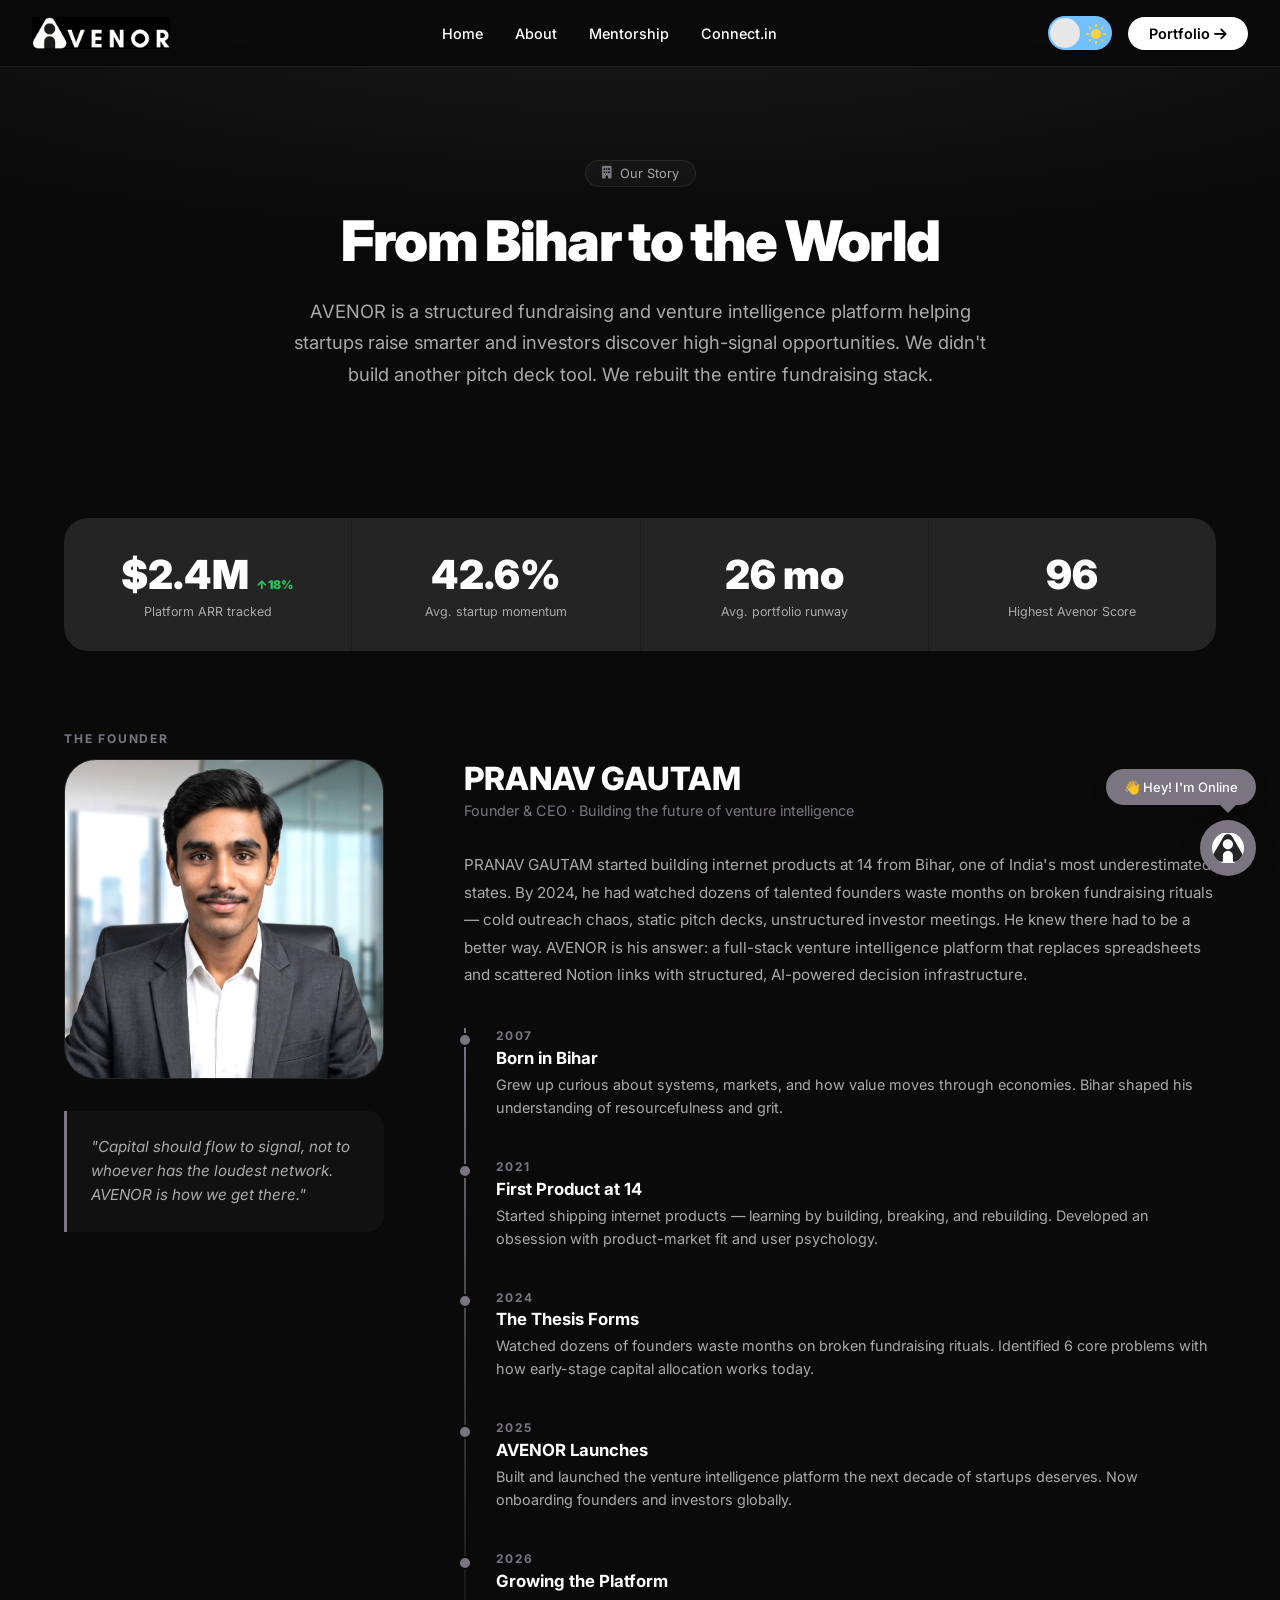
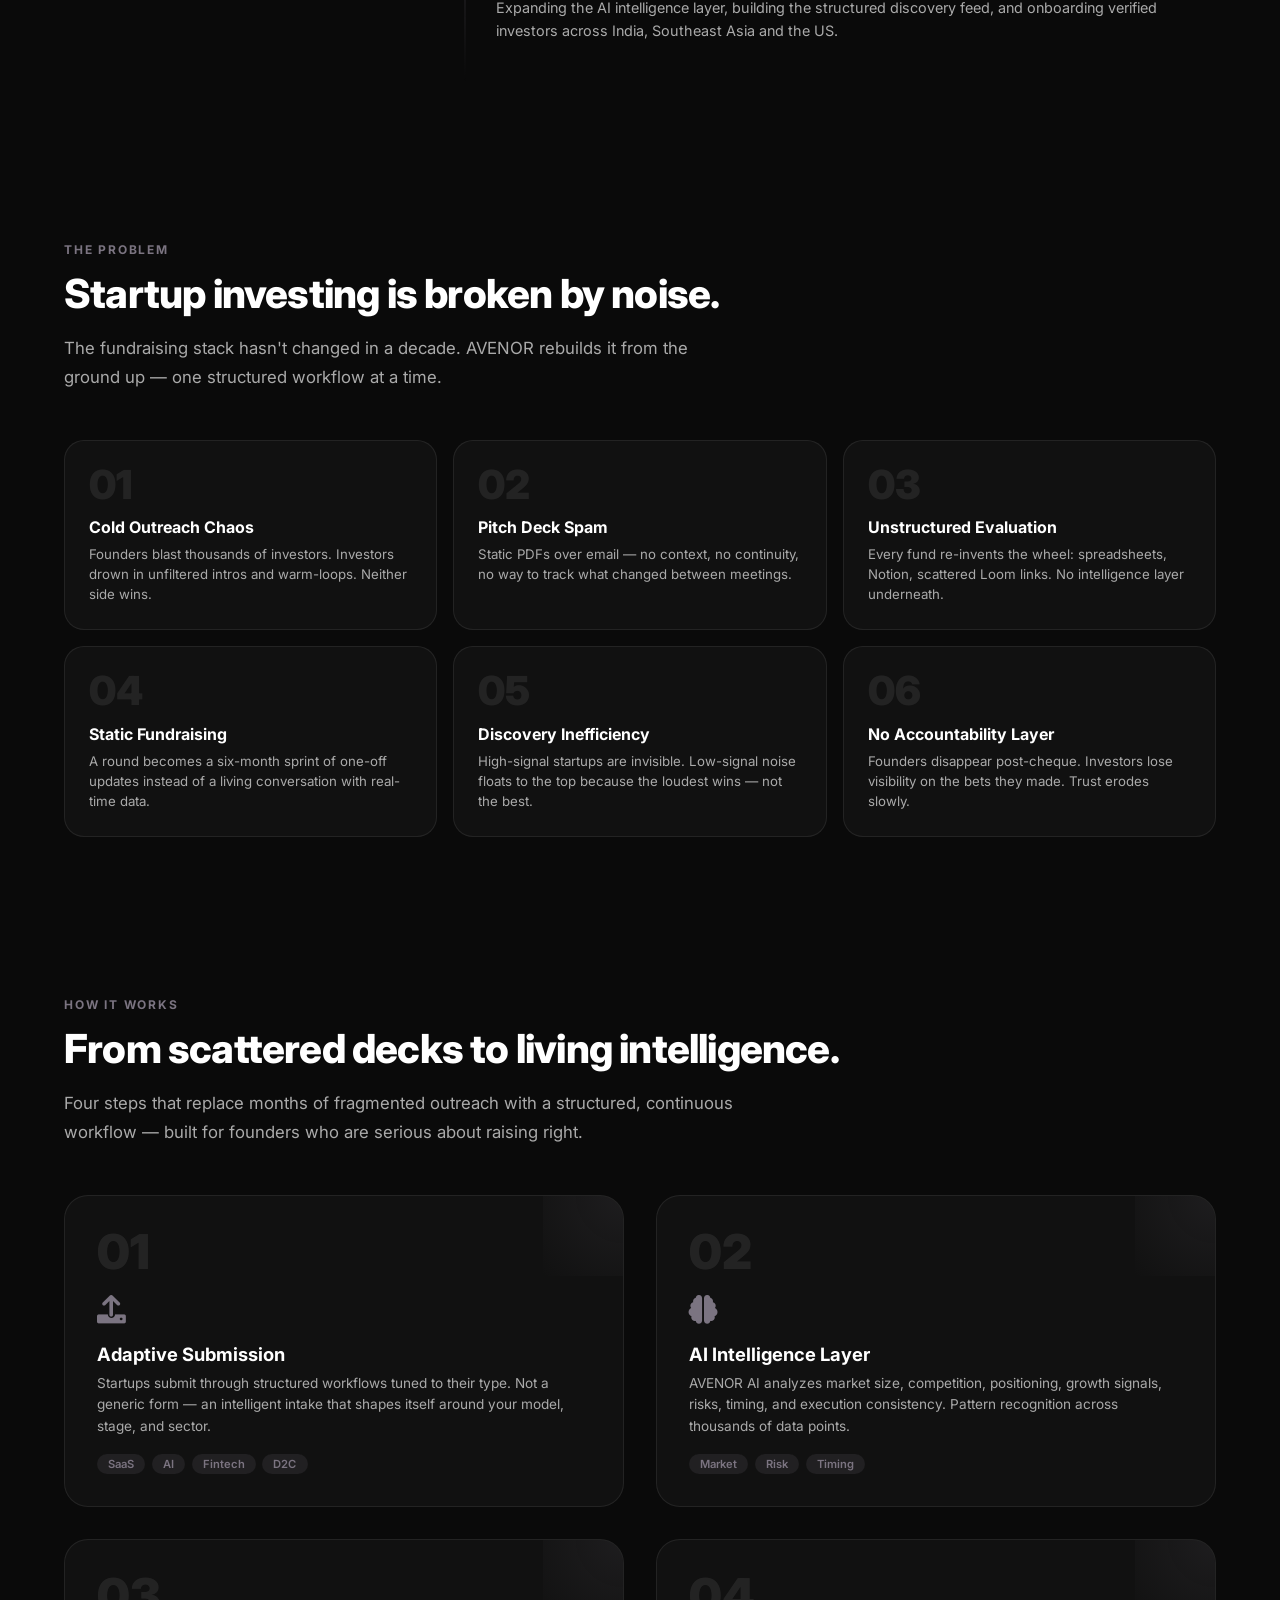
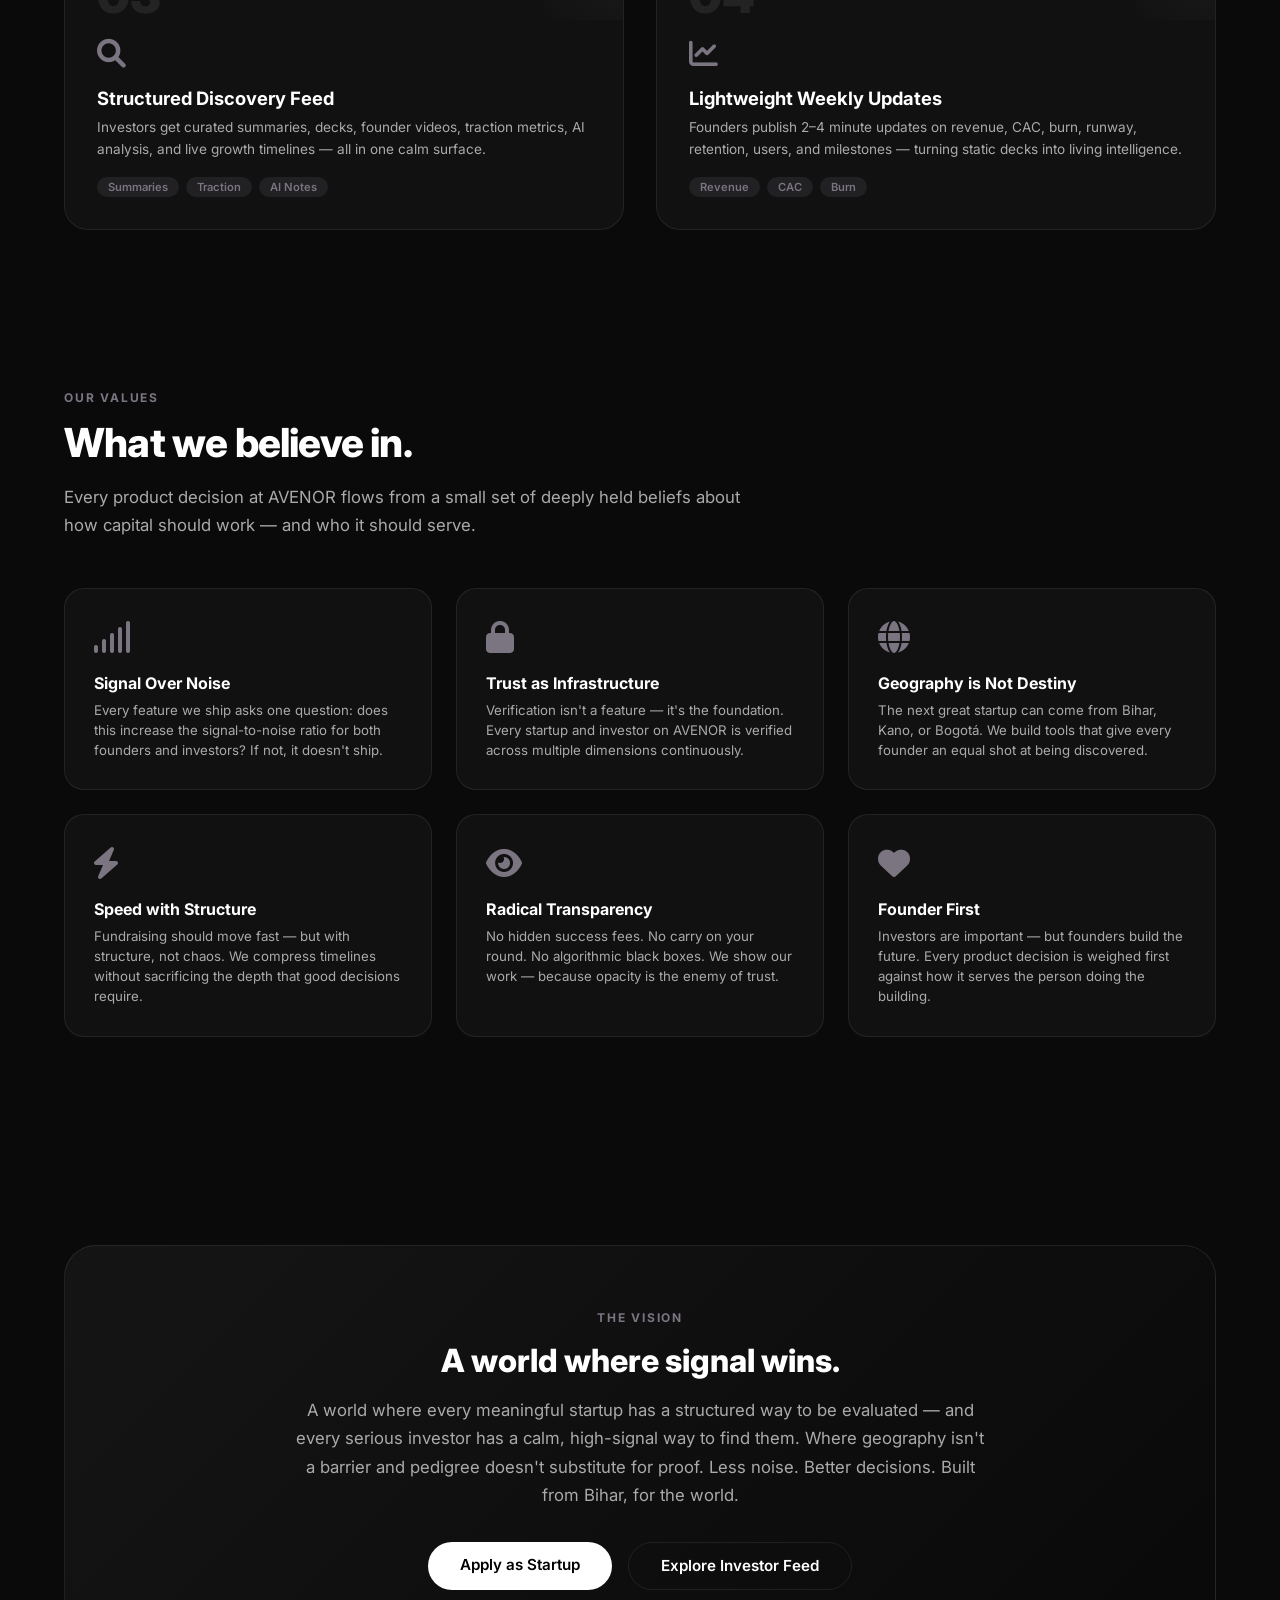
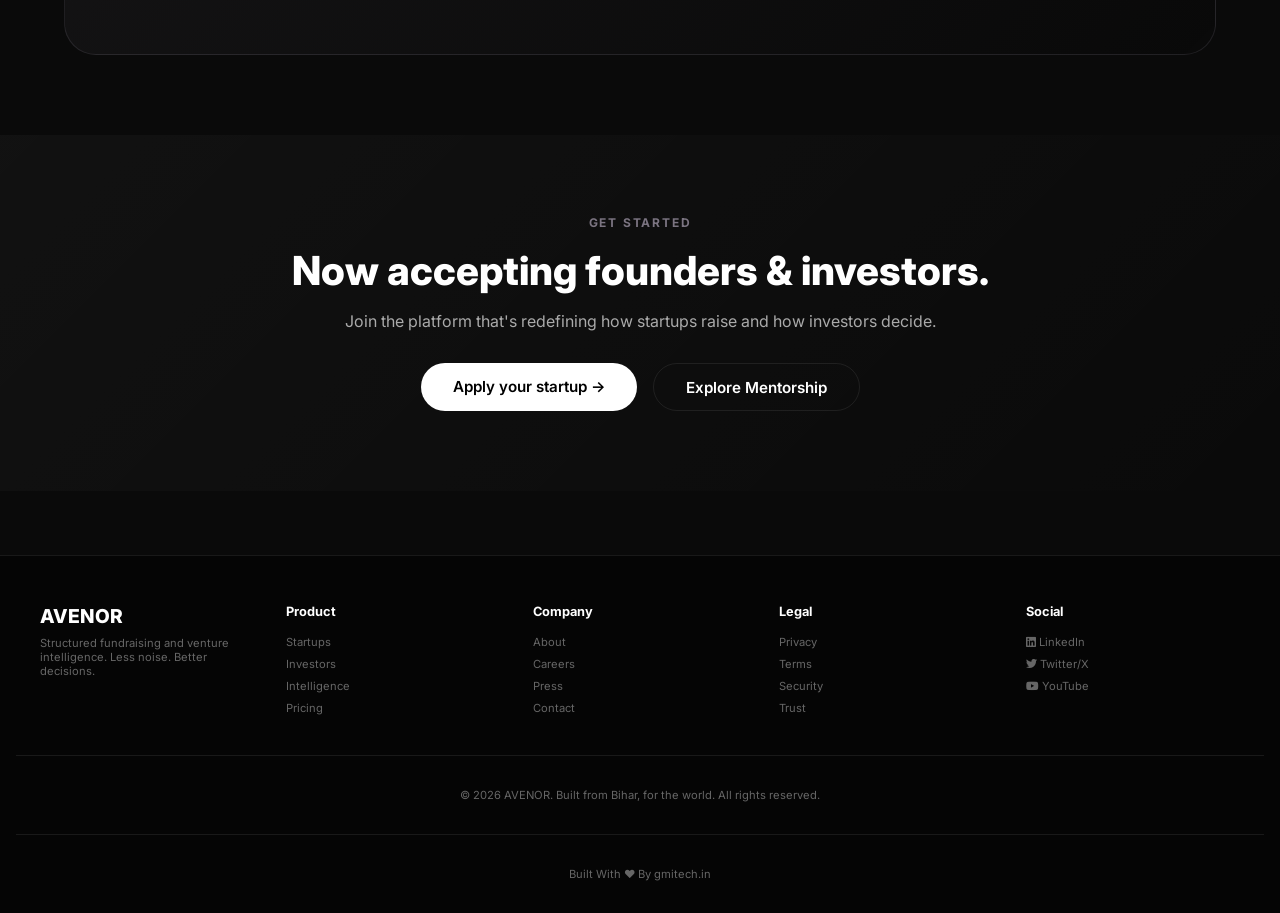
<file: about.html>
<!DOCTYPE html>
<html lang="en" data-theme="dark">
<head>
    <meta charset="UTF-8">
    <meta name="viewport" content="width=device-width, initial-scale=1.0, user-scalable=yes">
    <title>About | AVENOR – Clarity Before Capital | Founded by PRANAV GAUTAM</title>
    <link rel="icon" href="images/LogoA.svg" type="image/svg+xml">
    <link rel="canonical" href="https://avenor.sbs/about.html" />
     <link rel="icon" href="images/LogoA.svg" type="image/svg+xml">
    
    <!-- Primary SEO Meta Tags -->
    <meta name="description" content="Learn about AVENOR, founded by PRANAV GAUTAM from Bihar. Our mission is less noise, better decisions in venture capital and startup fundraising. Built for founders and investors worldwide.">
    <meta name="keywords" content="AVENOR, PRANAV GAUTAM, venture intelligence, startup fundraising, investor discovery, AI startup intelligence, Bihar startup, founder story, Pranav Gautam Avenor">
    <meta name="author" content="PRANAV GAUTAM">
    <meta name="copyright" content="AVENOR">
    <meta name="robots" content="index, follow">
    
    <!-- Open Graph / Social Media -->
    <meta property="og:type" content="website">
    <meta property="og:site_name" content="AVENOR">
    <meta property="og:title" content="AVENOR | About - Clarity Before Capital">
    <meta property="og:description" content="AVENOR is a venture intelligence platform founded by PRANAV GAUTAM from Bihar. Helping startups raise smarter and investors discover high-signal opportunities.">
    <meta property="og:image" content="https://avenor.sbs/images/LogoA.svg">
    <meta property="og:url" content="https://avenor.sbs/about.html">
    
    <!-- Twitter Card -->
    <meta name="twitter:card" content="summary_large_image">
    <meta name="twitter:title" content="AVENOR | About - Clarity Before Capital">
    <meta name="twitter:description" content="AVENOR is a venture intelligence platform founded by PRANAV GAUTAM from Bihar. Less noise. Better decisions.">
    <meta name="twitter:image" content="https://avenor.sbs/images/LogoA.svg">
    
    <!-- Team Member SEO Meta -->
    <meta name="team:founder" content="PRANAV GAUTAM - Founder & CEO">
    <meta name="team:member" content="AKSHAY SINGH - Team Member">
    <meta name="team:member" content="AMIT NAYAN - Team Member">
    <meta name="built-by" content="gmitech.in">
    
    <link href="https://fonts.googleapis.com/css2?family=Inter:wght@300;400;500;600;700;800;900&display=swap" rel="stylesheet">
    <link rel="stylesheet" href="https://cdnjs.cloudflare.com/ajax/libs/font-awesome/6.0.0-beta3/css/all.min.css">
    
    <style>
        :root {
            --bg: #0a0a0a;
            --bg-secondary: #050505;
            --bg3: #111111;
            --text: #ffffff;
            --muted: #aaaaaa;
            --dim: #666666;
            --border: rgba(255,255,255,0.08);
            --card: rgba(255,255,255,0.03);
            --card-h: rgba(255,255,255,0.06);
            --header-bg: rgba(10,10,10,0.95);
            --accent: #7B7481;
            --btn-bg: #ffffff;
            --btn-text: #000000;
        }
        [data-theme="light"] {
            --bg: #f5f5f0;
            --bg-secondary: #ebebeb;
            --bg3: #e0e0e0;
            --text: #0a0a0a;
            --muted: #555;
            --dim: #888;
            --border: rgba(0,0,0,0.08);
            --card: rgba(0,0,0,0.03);
            --card-h: rgba(0,0,0,0.06);
            --header-bg: rgba(245,245,240,0.95);
            --accent: #6a5f70;
            --btn-bg: #0a0a0a;
            --btn-text: #ffffff;
        }
        * { margin: 0; padding: 0; box-sizing: border-box; }
        body { font-family: 'Inter', sans-serif; background: var(--bg); color: var(--text); overflow-x: hidden; transition: background .4s, color .4s; }
        ::-webkit-scrollbar { width: 6px; }
        ::-webkit-scrollbar-track { background: var(--bg-secondary); }
        ::-webkit-scrollbar-thumb { background: var(--accent); border-radius: 4px; }
        a { text-decoration: none; color: inherit; }

        /* HEADER */
        .main-header {
            position: fixed;
            top: 0;
            left: 0;
            right: 0;
            z-index: 1000;
            padding: 1rem 2rem;
            background: var(--header-bg);
            backdrop-filter: blur(12px);
            border-bottom: 1px solid var(--border);
            transition: background .4s, border-color .4s;
        }
        .header-container {
            max-width: 1400px;
            margin: 0 auto;
            display: flex;
            align-items: center;
            justify-content: space-between;
            gap: 1rem;
        }
        .logo-center a {
            display: flex;
            align-items: center;
            gap: 8px;
            font-weight: 800;
            font-size: 1.3rem;
            color: var(--text);
        }
        .logo-center img { height: 32px; width: auto; }
        .logo-dark { display: block; }
        .logo-light { display: none; }
        [data-theme="light"] .logo-dark { display: none; }
        [data-theme="light"] .logo-light { display: block; }
        .nav-left { display: flex; gap: 2rem; align-items: center; }
        .nav-left a, .dropdown-btn {
            color: var(--text);
            font-size: .9rem;
            font-weight: 500;
            background: none;
            border: none;
            cursor: pointer;
            font-family: inherit;
            transition: opacity .3s;
        }
        .nav-left a:hover, .dropdown-btn:hover { opacity: .6; }
        .dropdown { position: relative; }
        .dropdown-content {
            display: none;
            position: absolute;
            top: 100%;
            left: 0;
            background: var(--bg3);
            min-width: 200px;
            border-radius: 12px;
            padding: .5rem 0;
            margin-top: .5rem;
            border: 1px solid var(--border);
            z-index: 200;
        }
        .dropdown-content a {
            display: block;
            padding: .7rem 1.2rem;
            font-size: .85rem;
            color: var(--text);
            transition: background .2s;
        }
        .dropdown-content a:hover { background: var(--card-h); }
        .dropdown:hover .dropdown-content { display: block; }
        .nav-right { display: flex; align-items: center; gap: 1rem; }
        .lets-talk-btn {
            background: var(--btn-bg);
            color: var(--btn-text);
            padding: .5rem 1.3rem;
            border-radius: 100px;
            font-weight: 600;
            font-size: .9rem;
            transition: all .3s;
            white-space: nowrap;
        }
        .lets-talk-btn:hover { opacity: .85; transform: scale(1.02); }

        /* THEME TOGGLE */
        .switch {
            font-size: 17px;
            position: relative;
            display: inline-block;
            width: 64px;
            height: 34px;
            flex-shrink: 0;
        }
        .switch input { opacity: 0; width: 0; height: 0; }
        .slider {
            position: absolute;
            cursor: pointer;
            top: 0;
            left: 0;
            right: 0;
            bottom: 0;
            background: #73C0FC;
            transition: .4s;
            border-radius: 30px;
        }
        .slider:before {
            position: absolute;
            content: "";
            height: 30px;
            width: 30px;
            border-radius: 20px;
            left: 2px;
            bottom: 2px;
            z-index: 2;
            background: #e8e8e8;
            transition: .4s;
        }
        .sun svg {
            position: absolute;
            top: 6px;
            left: 36px;
            z-index: 1;
            width: 24px;
            height: 24px;
            animation: rotate 15s linear infinite;
        }
        .moon svg {
            fill: #73C0FC;
            position: absolute;
            top: 5px;
            left: 5px;
            z-index: 1;
            width: 24px;
            height: 24px;
            animation: tilt 5s linear infinite;
        }
        @keyframes rotate { to { transform: rotate(360deg); } }
        @keyframes tilt {
            0%,100% { transform: rotate(0); }
            25% { transform: rotate(-10deg); }
            75% { transform: rotate(10deg); }
        }
        .input:checked + .slider { background: #183153; }
        .input:checked + .slider:before { transform: translateX(30px); }

        /* HAMBURGER MENU */
        .hamburger {
            display: none;
            background: none;
            border: none;
            cursor: pointer;
            padding: 4px;
            z-index: 1001;
        }
        .hamburger span {
            display: block;
            width: 25px;
            height: 2px;
            background: var(--text);
            margin: 5px 0;
            transition: all .3s;
        }
        .hamburger.active span:nth-child(1) { transform: translateY(7px) rotate(45deg); }
        .hamburger.active span:nth-child(2) { opacity: 0; }
        .hamburger.active span:nth-child(3) { transform: translateY(-7px) rotate(-45deg); }
        
        /* MOBILE MENU */
        .mobile-menu {
            display: none;
            position: fixed;
            top: 0;
            left: 0;
            right: 0;
            bottom: 0;
            background: var(--bg);
            z-index: 999;
            padding: 80px 2rem 2rem;
            flex-direction: column;
            gap: 1.5rem;
            overflow-y: auto;
            transition: background .4s;
        }
        .mobile-menu.active { display: flex; }
        .mobile-menu a, .mobile-dropdown-btn {
            color: var(--text);
            font-size: 1.2rem;
            font-weight: 500;
            padding: .5rem 0;
            border-bottom: 1px solid var(--border);
            background: none;
            text-align: left;
            width: 100%;
            cursor: pointer;
        }
        .mobile-dropdown-content {
            display: none;
            padding-left: 1rem;
            margin-top: .5rem;
        }
        .mobile-dropdown-content a { font-size: 1rem; border-bottom: none; }
        .mobile-theme-row {
            display: flex;
            align-items: center;
            justify-content: space-between;
            padding: .5rem 0;
            border-bottom: 1px solid var(--border);
        }
        .mobile-theme-label { font-size: 1.2rem; font-weight: 500; color: var(--text); }

        /* PAGE SECTIONS */
        .hero {
            padding: 10rem 2rem 5rem;
            text-align: center;
            position: relative;
            overflow: hidden;
        }
        .hero::before {
            content: '';
            position: absolute;
            top: 0;
            left: 0;
            right: 0;
            bottom: 0;
            background: radial-gradient(ellipse 80% 50% at 50% 0%, rgba(123,116,129,0.15), transparent);
            pointer-events: none;
        }
        .hero-badge {
            display: inline-flex;
            align-items: center;
            gap: 8px;
            background: var(--card);
            border: 1px solid var(--border);
            padding: .3rem 1rem;
            border-radius: 100px;
            font-size: .8rem;
            color: var(--muted);
            margin-bottom: 1.5rem;
        }
        .hero h1 {
            font-size: 3.5rem;
            font-weight: 900;
            letter-spacing: -.03em;
            line-height: 1.1;
            margin-bottom: 1.5rem;
            color: var(--text);
        }
        .hero p {
            font-size: 1.15rem;
            color: var(--muted);
            max-width: 700px;
            margin: 0 auto;
            line-height: 1.7;
        }

        .section {
            max-width: 1200px;
            margin: 0 auto;
            padding: 5rem 1.5rem;
        }
        .section-label {
            font-size: .75rem;
            font-weight: 700;
            letter-spacing: .15em;
            text-transform: uppercase;
            color: var(--accent);
            margin-bottom: .8rem;
        }
        .section-title {
            font-size: 2.5rem;
            font-weight: 800;
            letter-spacing: -.02em;
            margin-bottom: 1rem;
            color: var(--text);
        }
        .section-subtitle {
            font-size: 1.05rem;
            color: var(--muted);
            line-height: 1.7;
            max-width: 680px;
        }
        .divider { border: none; border-top: 1px solid var(--border); margin: 0; }

        /* FOUNDER BLOCK */
        .founder-block {
            display: grid;
            grid-template-columns: 320px 1fr;
            gap: 5rem;
            align-items: start;
        }
        .founder-visual { position: sticky; top: 120px; }
        .founder-img-wrap {
            width: 100%;
            aspect-ratio: 1;
            border-radius: 32px;
            overflow: hidden;
            background: var(--bg3);
            border: 1px solid var(--border);
            margin-bottom: 2rem;
        }
        .founder-img-wrap img { width: 100%; height: 100%; object-fit: cover; }
        .founder-quote {
            background: var(--card);
            border-left: 3px solid var(--accent);
            padding: 1.5rem;
            border-radius: 0 16px 16px 0;
            font-style: italic;
            font-size: .95rem;
            color: var(--muted);
            line-height: 1.6;
        }
        .founder-name-block h2 { font-size: 2rem; font-weight: 800; margin-bottom: .3rem; }
        .founder-name-block p { color: var(--accent); font-size: .9rem; margin-bottom: 2rem; }

        /* TIMELINE */
        .timeline {
            position: relative;
            padding-left: 2rem;
        }
        .timeline::before {
            content: '';
            position: absolute;
            left: 0;
            top: 0;
            bottom: 0;
            width: 2px;
            background: linear-gradient(to bottom, var(--accent), transparent);
        }
        .timeline-item {
            position: relative;
            padding-bottom: 2.5rem;
        }
        .timeline-item::before {
            content: '';
            position: absolute;
            left: -2.4rem;
            top: .3rem;
            width: 10px;
            height: 10px;
            background: var(--accent);
            border-radius: 50%;
            border: 2px solid var(--bg);
        }
        .timeline-year {
            font-size: .75rem;
            font-weight: 700;
            letter-spacing: .12em;
            text-transform: uppercase;
            color: var(--accent);
            margin-bottom: .3rem;
        }
        .timeline-title {
            font-size: 1.05rem;
            font-weight: 700;
            margin-bottom: .3rem;
            color: var(--text);
        }
        .timeline-desc {
            font-size: .9rem;
            color: var(--muted);
            line-height: 1.6;
        }

        /* PROBLEM GRID */
        .problem-grid {
            display: grid;
            grid-template-columns: repeat(3, 1fr);
            gap: 1rem;
            margin-top: 3rem;
        }
        .problem-card {
            background: var(--card);
            border: 1px solid var(--border);
            border-radius: 20px;
            padding: 1.5rem;
            transition: all .3s;
        }
        .problem-card:hover {
            background: var(--card-h);
            transform: translateY(-4px);
        }
        .problem-num {
            font-size: 2.5rem;
            font-weight: 900;
            color: var(--border);
            margin-bottom: .8rem;
            line-height: 1;
        }
        .problem-card h3 {
            font-size: 1rem;
            font-weight: 700;
            margin-bottom: .5rem;
            color: var(--text);
        }
        .problem-card p {
            font-size: .83rem;
            color: var(--muted);
            line-height: 1.5;
        }

        /* HOW IT WORKS */
        .steps {
            display: grid;
            grid-template-columns: repeat(2, 1fr);
            gap: 2rem;
            margin-top: 3rem;
        }
        .step-card {
            background: var(--card);
            border: 1px solid var(--border);
            border-radius: 24px;
            padding: 2rem;
            transition: all .3s;
            position: relative;
            overflow: hidden;
        }
        .step-card::after {
            content: '';
            position: absolute;
            top: 0;
            right: 0;
            width: 80px;
            height: 80px;
            background: radial-gradient(circle at 100% 0%, rgba(123,116,129,0.12), transparent);
        }
        .step-card:hover {
            background: var(--card-h);
            border-color: rgba(123,116,129,.3);
        }
        .step-num {
            font-size: 3rem;
            font-weight: 900;
            color: var(--border);
            line-height: 1;
            margin-bottom: 1rem;
        }
        .step-icon { font-size: 1.8rem; color: var(--accent); margin-bottom: 1rem; }
        .step-card h3 {
            font-size: 1.15rem;
            font-weight: 700;
            margin-bottom: .5rem;
            color: var(--text);
        }
        .step-card p {
            font-size: .85rem;
            color: var(--muted);
            line-height: 1.6;
        }
        .step-tags {
            display: flex;
            flex-wrap: wrap;
            gap: .4rem;
            margin-top: 1rem;
        }
        .step-tag {
            font-size: .7rem;
            padding: .2rem .7rem;
            border-radius: 100px;
            background: rgba(123,116,129,.15);
            color: var(--accent);
            font-weight: 600;
        }

        /* VALUES */
        .values-grid {
            display: grid;
            grid-template-columns: repeat(3, 1fr);
            gap: 1.5rem;
            margin-top: 3rem;
        }
        .value-card {
            background: var(--card);
            border: 1px solid var(--border);
            border-radius: 20px;
            padding: 1.8rem;
            transition: all .3s;
        }
        .value-card:hover {
            background: var(--card-h);
            transform: translateY(-4px);
        }
        .value-icon { font-size: 2rem; margin-bottom: 1rem; color: var(--accent); }
        .value-card h3 {
            font-size: 1rem;
            font-weight: 700;
            margin-bottom: .5rem;
            color: var(--text);
        }
        .value-card p {
            font-size: .83rem;
            color: var(--muted);
            line-height: 1.5;
        }

        /* STATS ROW */
        .stats-row {
            display: grid;
            grid-template-columns: repeat(4, 1fr);
            gap: 1px;
            background: var(--border);
            border-radius: 24px;
            overflow: hidden;
            margin-top: 3rem;
        }
        .stat-block {
            background: var(--card);
            padding: 2rem;
            text-align: center;
        }
        .stat-num {
            font-size: 2.5rem;
            font-weight: 900;
            color: var(--text);
        }
        .stat-lbl {
            font-size: .78rem;
            color: var(--muted);
            margin-top: .3rem;
        }
        .stat-change { color: #22c55e; font-size: .75rem; }

        /* VISION */
        .vision-box {
            background: linear-gradient(135deg, rgba(123,116,129,.1), transparent);
            border: 1px solid rgba(123,116,129,.2);
            border-radius: 32px;
            padding: 4rem;
            text-align: center;
            margin-top: 3rem;
        }
        .vision-box h2 {
            font-size: 2rem;
            font-weight: 800;
            margin-bottom: 1rem;
            color: var(--text);
        }
        .vision-box p {
            font-size: 1.05rem;
            color: var(--muted);
            max-width: 700px;
            margin: 0 auto;
            line-height: 1.7;
        }

        /* CTA */
        .cta-section {
            text-align: center;
            padding: 5rem 2rem;
            background: linear-gradient(135deg, var(--card), transparent);
        }
        .cta-section h2 {
            font-size: 2.5rem;
            font-weight: 800;
            margin-bottom: 1rem;
            color: var(--text);
        }
        .cta-section p {
            color: var(--muted);
            margin-bottom: 2rem;
            font-size: 1rem;
        }
        .btn-group {
            display: flex;
            gap: 1rem;
            justify-content: center;
            flex-wrap: wrap;
        }
        .btn-primary {
            background: var(--btn-bg);
            color: var(--btn-text);
            padding: .85rem 2rem;
            border-radius: 100px;
            font-weight: 600;
            font-size: .95rem;
            transition: all .3s;
        }
        .btn-primary:hover { transform: translateY(-2px); opacity: .9; }
        .btn-outline {
            border: 1px solid var(--border);
            color: var(--text);
            padding: .85rem 2rem;
            border-radius: 100px;
            font-weight: 600;
            font-size: .95rem;
            transition: all .3s;
        }
        .btn-outline:hover { background: var(--card-h); }

        /* FOOTER */
        .footer {
            background: var(--bg-secondary);
            padding: 3rem 1rem 2rem;
            border-top: 1px solid var(--border);
            margin-top: 4rem;
        }
        .footer-grid {
            display: grid;
            grid-template-columns: repeat(auto-fit, minmax(150px, 1fr));
            gap: 2rem;
            max-width: 1200px;
            margin: 0 auto;
        }
        .footer-logo {
            font-size: 1.2rem;
            font-weight: 800;
            margin-bottom: .5rem;
            color: var(--text);
        }
        .footer-grid p { font-size: .7rem; color: var(--dim); }
        .footer-grid h4 {
            font-size: .8rem;
            font-weight: 700;
            margin-bottom: 1rem;
            color: var(--text);
        }
        .footer-grid a {
            display: block;
            font-size: .7rem;
            color: var(--dim);
            margin-bottom: .5rem;
            transition: color .3s;
        }
        .footer-grid a:hover { color: var(--text); }
        .footer-bottom {
            text-align: center;
            padding-top: 2rem;
            margin-top: 2rem;
            border-top: 1px solid var(--border);
            font-size: .7rem;
            color: var(--dim);
        }

        /* CHATBOT STYLES - Premium, No Borders */
        .chatbot-btn {
            position: fixed;
            bottom: 24px;
            right: 24px;
            width: 56px;
            height: 56px;
            background: var(--accent);
            border: none;
            border-radius: 50%;
            cursor: pointer;
            z-index: 9998;
            box-shadow: 0 8px 24px rgba(0, 0, 0, 0.2);
            transition: all 0.3s cubic-bezier(0.4, 0, 0.2, 1);
            display: flex;
            align-items: center;
            justify-content: center;
        }
        .chatbot-btn:hover { transform: scale(1.05); box-shadow: 0 12px 28px rgba(0, 0, 0, 0.25); }
        .chatbot-btn img { width: 32px; height: 32px; border-radius: 50%; object-fit: contain; }

        .chatbot-popup {
            position: fixed;
            bottom: 95px;
            right: 24px;
            background: var(--accent);
            color: #fff;
            padding: 10px 18px;
            border-radius: 30px;
            font-size: 13px;
            font-weight: 500;
            z-index: 9997;
            animation: popupFloat 2.5s ease-in-out infinite;
            box-shadow: 0 6px 16px rgba(0, 0, 0, 0.15);
            white-space: nowrap;
            font-family: 'Inter', sans-serif;
        }
        .chatbot-popup::after {
            content: '';
            position: absolute;
            bottom: -8px;
            right: 20px;
            border-width: 8px 8px 0;
            border-style: solid;
            border-color: var(--accent) transparent transparent;
        }
        @keyframes popupFloat {
            0%, 100% { transform: translateY(0); }
            50% { transform: translateY(-6px); }
        }

        .chatbot-window {
            position: fixed;
            bottom: 100px;
            right: 24px;
            width: 400px;
            max-width: calc(100vw - 48px);
            height: 600px;
            max-height: calc(100vh - 120px);
            background: var(--card);
            backdrop-filter: blur(20px);
            border-radius: 28px;
            box-shadow: 0 25px 50px rgba(0, 0, 0, 0.3);
            display: flex;
            flex-direction: column;
            overflow: hidden;
            z-index: 9999;
            border: 1px solid var(--border);
            transition: all 0.3s ease;
            font-family: 'Inter', sans-serif;
        }
        .chatbot-window.hidden { display: none; }

        .chat-header {
            display: flex;
            align-items: center;
            justify-content: space-between;
            padding: 18px 20px;
            background: var(--accent);
            color: white;
        }
        .chat-header-left { display: flex; align-items: center; gap: 12px; }
        .chat-header-left img {
            width: 42px;
            height: 42px;
            border-radius: 50%;
            background: white;
            padding: 8px;
            object-fit: contain;
        }
        .chat-header-info h4 { margin: 0; font-size: 16px; font-weight: 700; }
        .chat-header-info p { margin: 4px 0 0; font-size: 11px; opacity: 0.85; }
        .close-chat {
            background: rgba(255,255,255,0.15);
            border: none;
            color: white;
            font-size: 18px;
            cursor: pointer;
            width: 32px;
            height: 32px;
            border-radius: 50%;
            display: flex;
            align-items: center;
            justify-content: center;
            transition: background 0.2s;
        }
        .close-chat:hover { background: rgba(255,255,255,0.3); }

        .chat-messages {
            flex: 1;
            overflow-y: auto;
            padding: 20px;
            display: flex;
            flex-direction: column;
            gap: 12px;
        }
        .message {
            max-width: 85%;
            padding: 10px 16px;
            border-radius: 20px;
            font-size: 13px;
            line-height: 1.45;
            word-wrap: break-word;
        }
        .user-message {
            align-self: flex-end;
            background: var(--accent);
            color: white;
            border-bottom-right-radius: 4px;
        }
        .bot-message {
            align-self: flex-start;
            background: var(--card-h);
            color: var(--text);
            border-bottom-left-radius: 4px;
        }
        .bot-message a { color: var(--accent); text-decoration: underline; }

        .quick-buttons {
            padding: 12px 16px;
            display: flex;
            flex-wrap: wrap;
            gap: 10px;
            border-top: 1px solid var(--border);
            background: var(--card);
        }
        .quick-btn {
            padding: 8px 16px;
            border-radius: 30px;
            font-size: 12px;
            font-weight: 500;
            background: var(--card-h);
            border: 1px solid var(--border);
            color: var(--text);
            cursor: pointer;
            transition: all 0.2s ease;
        }
        .quick-btn:hover {
            background: var(--accent);
            color: white;
            border-color: var(--accent);
            transform: translateY(-1px);
        }

        .chat-input-area {
            display: flex;
            padding: 14px 16px;
            gap: 10px;
            border-top: 1px solid var(--border);
            background: var(--card);
        }
        .chat-input-area input {
            flex: 1;
            padding: 12px 16px;
            border-radius: 30px;
            border: 1px solid var(--border);
            background: var(--bg);
            color: var(--text);
            font-size: 13px;
            outline: none;
        }
        .chat-input-area input:focus { border-color: var(--accent); }
        .send-btn {
            background: var(--accent);
            border: none;
            border-radius: 50%;
            width: 42px;
            height: 42px;
            color: white;
            cursor: pointer;
            transition: all 0.2s;
            display: flex;
            align-items: center;
            justify-content: center;
        }
        .send-btn:hover { transform: scale(1.05); }

        /* RESPONSIVE */
        @media (max-width: 1024px) {
            .problem-grid { grid-template-columns: repeat(2, 1fr); }
            .values-grid { grid-template-columns: repeat(2, 1fr); }
            .stats-row { grid-template-columns: repeat(2, 1fr); }
        }
        @media (max-width: 768px) {
            .nav-left, .nav-right { display: none; }
            .hamburger { display: block; }
            .hero h1 { font-size: 2.3rem; }
            .section-title { font-size: 1.8rem; }
            .founder-block { grid-template-columns: 1fr; gap: 2rem; }
            .founder-visual { position: static; }
            .founder-img-wrap { width: 240px; margin: 0 auto 2rem; }
            .steps { grid-template-columns: 1fr; }
            .problem-grid { grid-template-columns: 1fr; }
            .values-grid { grid-template-columns: 1fr; }
            .stats-row { grid-template-columns: repeat(2, 1fr); }
            .vision-box { padding: 2rem 1.5rem; }
            .hero { padding: 8rem 1rem 3rem; }
            .section { padding: 3rem 1rem; }
            .chatbot-window { width: calc(100vw - 32px); right: 16px; bottom: 80px; height: 520px; }
            .chatbot-btn { bottom: 16px; right: 16px; width: 50px; height: 50px; }
            .chatbot-popup { bottom: 80px; right: 16px; padding: 8px 14px; font-size: 11px; white-space: nowrap; }
        }
        @media (max-width: 480px) {
            .stats-row { grid-template-columns: 1fr; }
            .footer-grid { grid-template-columns: 1fr; text-align: left; }
            .hero h1 { font-size: 1.8rem; }
            .btn-primary, .btn-outline { padding: 0.6rem 1.2rem; font-size: 0.85rem; }
            .main-header { padding: 0.8rem 1rem; }
        }
    </style>

    <script type="application/ld+json">
    {
      "@context": "https://schema.org",
      "@type": "Organization",
      "name": "AVENOR",
      "url": "https://avenor.sbs",
      "logo": "https://avenor.sbs/images/LogoA.svg",
      "description": "AVENOR is a venture intelligence platform helping startups raise smarter and investors discover high-signal opportunities. Founded by PRANAV GAUTAM from Bihar.",
      "founder": {
        "@type": "Person",
        "name": "PRANAV GAUTAM",
        "jobTitle": "Founder & CEO"
      },
      "address": {
        "@type": "PostalAddress",
        "addressLocality": "Bihar",
        "addressCountry": "India"
      },
      "foundingDate": "2026",
      "industry": "Venture Intelligence",
      "mission": "Less Noise. Better Decisions."
    }
    </script>
</head>
<body>

 <header class="main-header">
    <div class="header-container">
        <div class="logo-center">
            <a href="index.html">
                <img class="logo-dark" src="images/blacklogo.png" alt="AVENOR" onerror="this.src='https://placehold.co/32x32/fff/000?text=A'">
                <img class="logo-light" src="images/whitelogo.png" alt="AVENOR" onerror="this.src='https://placehold.co/32x32/000/fff?text=A'">
            </a>
        </div>
        <div class="nav-left">
            <a href="index.html">Home</a>
            <a href="about.html">About</a>
            <a href="mentorship.html">Mentorship</a>
            <a href="connect.html">Connect.in</a>
        </div>
        <div class="nav-right">
            <label class="switch" title="Toggle dark/light mode">
                <span class="sun"><svg xmlns="http://www.w3.org/2000/svg" viewBox="0 0 24 24"><g fill="#ffd43b"><circle r="5" cy="12" cx="12"></circle><path d="m21 13h-1a1 1 0 0 1 0-2h1a1 1 0 0 1 0 2zm-17 0h-1a1 1 0 0 1 0-2h1a1 1 0 0 1 0 2zm13.66-5.66a1 1 0 0 1-.66-.29 1 1 0 0 1 0-1.41l.71-.71a1 1 0 1 1 1.41 1.41l-.71.71a1 1 0 0 1-.75.29zm-12.02 12.02a1 1 0 0 1-.71-.29 1 1 0 0 1 0-1.41l.71-.66a1 1 0 0 1 1.41 1.41l-.71.71a1 1 0 0 1-.7.24zm6.36-14.36a1 1 0 0 1-1-1v-1a1 1 0 0 1 2 0v1a1 1 0 0 1-1 1zm0 17a1 1 0 0 1-1-1v-1a1 1 0 0 1 2 0v1a1 1 0 0 1-1 1zm-5.66-14.66a1 1 0 0 1-.7-.29l-.71-.71a1 1 0 0 1 1.41-1.41l.71.71a1 1 0 0 1 0 1.41 1 1 0 0 1-.71.29zm12.02 12.02a1 1 0 0 1-.7-.29l-.66-.71a1 1 0 0 1 1.36-1.36l.71.71a1 1 0 0 1 0 1.41 1 1 0 0 1-.71.24z"></path></g></svg></span>
                <span class="moon"><svg xmlns="http://www.w3.org/2000/svg" viewBox="0 0 384 512"><path d="m223.5 32c-123.5 0-223.5 100.3-223.5 224s100 224 223.5 224c60.6 0 115.5-24.2 155.8-63.4 5-4.9 6.3-12.5 3.1-18.7s-10.1-9.7-17-8.5c-9.8 1.7-19.8 2.6-30.1 2.6-96.9 0-175.5-78.8-175.5-176 0-65.8 36-123.1 89.3-153.3 6.1-3.5 9.2-10.5 7.7-17.3s-7.3-11.9-14.3-12.5c-6.3-.5-12.6-.8-19-.8z"></path></svg></span>
                <input type="checkbox" class="input" id="themeToggle">
                <span class="slider"></span>
            </label>
            <a href="portfolio.html" class="lets-talk-btn">Portfolio <i class="fas fa-arrow-right"></i></a>
        </div>
        <button class="hamburger" id="hamburgerBtn"><span></span><span></span><span></span></button>
    </div>
</header>

<div class="mobile-menu" id="mobileMenu">
    <div class="mobile-theme-row">
        <span class="mobile-theme-label">Dark Mode</span>
        <label class="switch">
            <span class="sun"><svg xmlns="http://www.w3.org/2000/svg" viewBox="0 0 24 24"><g fill="#ffd43b"><circle r="5" cy="12" cx="12"></circle><path d="m21 13h-1a1 1 0 0 1 0-2h1a1 1 0 0 1 0 2zm-17 0h-1a1 1 0 0 1 0-2h1a1 1 0 0 1 0 2zm13.66-5.66a1 1 0 0 1-.66-.29 1 1 0 0 1 0-1.41l.71-.71a1 1 0 1 1 1.41 1.41l-.71.71a1 1 0 0 1-.75.29zm-12.02 12.02a1 1 0 0 1-.71-.29 1 1 0 0 1 0-1.41l.71-.66a1 1 0 0 1 1.41 1.41l-.71.71a1 1 0 0 1-.7.24zm6.36-14.36a1 1 0 0 1-1-1v-1a1 1 0 0 1 2 0v1a1 1 0 0 1-1 1zm0 17a1 1 0 0 1-1-1v-1a1 1 0 0 1 2 0v1a1 1 0 0 1-1 1zm-5.66-14.66a1 1 0 0 1-.7-.29l-.71-.71a1 1 0 0 1 1.41-1.41l.71.71a1 1 0 0 1 0 1.41 1 1 0 0 1-.71.29zm12.02 12.02a1 1 0 0 1-.7-.29l-.66-.71a1 1 0 0 1 1.36-1.36l.71.71a1 1 0 0 1 0 1.41 1 1 0 0 1-.71.24z"></path></g></svg></span>
            <span class="moon"><svg xmlns="http://www.w3.org/2000/svg" viewBox="0 0 384 512"><path d="m223.5 32c-123.5 0-223.5 100.3-223.5 224s100 224 223.5 224c60.6 0 115.5-24.2 155.8-63.4 5-4.9 6.3-12.5 3.1-18.7s-10.1-9.7-17-8.5c-9.8 1.7-19.8 2.6-30.1 2.6-96.9 0-175.5-78.8-175.5-176 0-65.8 36-123.1 89.3-153.3 6.1-3.5 9.2-10.5 7.7-17.3s-7.3-11.9-14.3-12.5c-6.3-.5-12.6-.8-19-.8z"></path></svg></span>
            <input type="checkbox" class="input" id="themeToggleMobile">
            <span class="slider"></span>
        </label>
    </div>
    <a href="index.html">Home</a>
    <a href="about.html">About</a>
    <a href="mentorship.html">Mentorship</a>
    <a href="connect.html">Connect.in</a>
    <a href="portfolio.html">Portfolio</a>
</div>

<!-- HERO -->
<section class="hero">
    <div>
        <div class="hero-badge"><i class="fas fa-building" style="color:var(--accent);"></i> Our Story</div>
        <h1>From Bihar to the World</h1>
        <p>AVENOR is a structured fundraising and venture intelligence platform helping startups raise smarter and investors discover high-signal opportunities. We didn't build another pitch deck tool. We rebuilt the entire fundraising stack.</p>
    </div>
</section>

<!-- STATS -->
<div style="max-width:1200px;margin:0 auto;padding:0 1.5rem;">
    <div class="stats-row">
        <div class="stat-block"><div class="stat-num">$2.4M <span class="stat-change">↑18%</span></div><div class="stat-lbl">Platform ARR tracked</div></div>
        <div class="stat-block"><div class="stat-num">42.6%</div><div class="stat-lbl">Avg. startup momentum</div></div>
        <div class="stat-block"><div class="stat-num">26 mo</div><div class="stat-lbl">Avg. portfolio runway</div></div>
        <div class="stat-block"><div class="stat-num">96</div><div class="stat-lbl">Highest Avenor Score</div></div>
    </div>
</div>

<!-- FOUNDER -->
<div class="section">
    <div class="section-label">The Founder</div>
    <div class="founder-block">
        <div class="founder-visual">
            <div class="founder-img-wrap">
                <img src="images/pranav.jpeg" alt="PRANAV GAUTAM - Founder of AVENOR">
            </div>
            <div class="founder-quote">"Capital should flow to signal, not to whoever has the loudest network. AVENOR is how we get there."</div>
        </div>
        <div>
            <div class="founder-name-block">
                <h2>PRANAV GAUTAM</h2>
                <p>Founder &amp; CEO · Building the future of venture intelligence</p>
            </div>
            <p style="color:var(--muted);line-height:1.8;margin-bottom:2.5rem;font-size:.95rem;">PRANAV GAUTAM started building internet products at 14 from Bihar, one of India's most underestimated states. By 2024, he had watched dozens of talented founders waste months on broken fundraising rituals — cold outreach chaos, static pitch decks, unstructured investor meetings. He knew there had to be a better way. AVENOR is his answer: a full-stack venture intelligence platform that replaces spreadsheets and scattered Notion links with structured, AI-powered decision infrastructure.</p>
            <div class="timeline">
                <div class="timeline-item"><div class="timeline-year">2007</div><div class="timeline-title">Born in Bihar</div><div class="timeline-desc">Grew up curious about systems, markets, and how value moves through economies. Bihar shaped his understanding of resourcefulness and grit.</div></div>
                <div class="timeline-item"><div class="timeline-year">2021</div><div class="timeline-title">First Product at 14</div><div class="timeline-desc">Started shipping internet products — learning by building, breaking, and rebuilding. Developed an obsession with product-market fit and user psychology.</div></div>
                <div class="timeline-item"><div class="timeline-year">2024</div><div class="timeline-title">The Thesis Forms</div><div class="timeline-desc">Watched dozens of founders waste months on broken fundraising rituals. Identified 6 core problems with how early-stage capital allocation works today.</div></div>
                <div class="timeline-item"><div class="timeline-year">2025</div><div class="timeline-title">AVENOR Launches</div><div class="timeline-desc">Built and launched the venture intelligence platform the next decade of startups deserves. Now onboarding founders and investors globally.</div></div>
                <div class="timeline-item"><div class="timeline-year">2026</div><div class="timeline-title">Growing the Platform</div><div class="timeline-desc">Expanding the AI intelligence layer, building the structured discovery feed, and onboarding verified investors across India, Southeast Asia and the US.</div></div>
            </div>
        </div>
    </div>
</div>

<!-- THE PROBLEM -->
<div class="section">
    <div class="section-label">The Problem</div>
    <div class="section-title">Startup investing is broken by noise.</div>
    <div class="section-subtitle">The fundraising stack hasn't changed in a decade. AVENOR rebuilds it from the ground up — one structured workflow at a time.</div>
    <div class="problem-grid">
        <div class="problem-card"><div class="problem-num">01</div><h3>Cold Outreach Chaos</h3><p>Founders blast thousands of investors. Investors drown in unfiltered intros and warm-loops. Neither side wins.</p></div>
        <div class="problem-card"><div class="problem-num">02</div><h3>Pitch Deck Spam</h3><p>Static PDFs over email — no context, no continuity, no way to track what changed between meetings.</p></div>
        <div class="problem-card"><div class="problem-num">03</div><h3>Unstructured Evaluation</h3><p>Every fund re-invents the wheel: spreadsheets, Notion, scattered Loom links. No intelligence layer underneath.</p></div>
        <div class="problem-card"><div class="problem-num">04</div><h3>Static Fundraising</h3><p>A round becomes a six-month sprint of one-off updates instead of a living conversation with real-time data.</p></div>
        <div class="problem-card"><div class="problem-num">05</div><h3>Discovery Inefficiency</h3><p>High-signal startups are invisible. Low-signal noise floats to the top because the loudest wins — not the best.</p></div>
        <div class="problem-card"><div class="problem-num">06</div><h3>No Accountability Layer</h3><p>Founders disappear post-cheque. Investors lose visibility on the bets they made. Trust erodes slowly.</p></div>
    </div>
</div>

<!-- HOW IT WORKS -->
<div class="section">
    <div class="section-label">How It Works</div>
    <div class="section-title">From scattered decks to living intelligence.</div>
    <div class="section-subtitle">Four steps that replace months of fragmented outreach with a structured, continuous workflow — built for founders who are serious about raising right.</div>
    <div class="steps">
        <div class="step-card"><div class="step-num">01</div><div class="step-icon"><i class="fas fa-upload"></i></div><h3>Adaptive Submission</h3><p>Startups submit through structured workflows tuned to their type. Not a generic form — an intelligent intake that shapes itself around your model, stage, and sector.</p><div class="step-tags"><span class="step-tag">SaaS</span><span class="step-tag">AI</span><span class="step-tag">Fintech</span><span class="step-tag">D2C</span></div></div>
        <div class="step-card"><div class="step-num">02</div><div class="step-icon"><i class="fas fa-brain"></i></div><h3>AI Intelligence Layer</h3><p>AVENOR AI analyzes market size, competition, positioning, growth signals, risks, timing, and execution consistency. Pattern recognition across thousands of data points.</p><div class="step-tags"><span class="step-tag">Market</span><span class="step-tag">Risk</span><span class="step-tag">Timing</span></div></div>
        <div class="step-card"><div class="step-num">03</div><div class="step-icon"><i class="fas fa-search"></i></div><h3>Structured Discovery Feed</h3><p>Investors get curated summaries, decks, founder videos, traction metrics, AI analysis, and live growth timelines — all in one calm surface.</p><div class="step-tags"><span class="step-tag">Summaries</span><span class="step-tag">Traction</span><span class="step-tag">AI Notes</span></div></div>
        <div class="step-card"><div class="step-num">04</div><div class="step-icon"><i class="fas fa-chart-line"></i></div><h3>Lightweight Weekly Updates</h3><p>Founders publish 2–4 minute updates on revenue, CAC, burn, runway, retention, users, and milestones — turning static decks into living intelligence.</p><div class="step-tags"><span class="step-tag">Revenue</span><span class="step-tag">CAC</span><span class="step-tag">Burn</span></div></div>
    </div>
</div>

<!-- VALUES -->
<div class="section">
    <div class="section-label">Our Values</div>
    <div class="section-title">What we believe in.</div>
    <div class="section-subtitle">Every product decision at AVENOR flows from a small set of deeply held beliefs about how capital should work — and who it should serve.</div>
    <div class="values-grid">
        <div class="value-card"><div class="value-icon"><i class="fas fa-signal"></i></div><h3>Signal Over Noise</h3><p>Every feature we ship asks one question: does this increase the signal-to-noise ratio for both founders and investors? If not, it doesn't ship.</p></div>
        <div class="value-card"><div class="value-icon"><i class="fas fa-lock"></i></div><h3>Trust as Infrastructure</h3><p>Verification isn't a feature — it's the foundation. Every startup and investor on AVENOR is verified across multiple dimensions continuously.</p></div>
        <div class="value-card"><div class="value-icon"><i class="fas fa-globe"></i></div><h3>Geography is Not Destiny</h3><p>The next great startup can come from Bihar, Kano, or Bogotá. We build tools that give every founder an equal shot at being discovered.</p></div>
        <div class="value-card"><div class="value-icon"><i class="fas fa-bolt"></i></div><h3>Speed with Structure</h3><p>Fundraising should move fast — but with structure, not chaos. We compress timelines without sacrificing the depth that good decisions require.</p></div>
        <div class="value-card"><div class="value-icon"><i class="fas fa-eye"></i></div><h3>Radical Transparency</h3><p>No hidden success fees. No carry on your round. No algorithmic black boxes. We show our work — because opacity is the enemy of trust.</p></div>
        <div class="value-card"><div class="value-icon"><i class="fas fa-heart"></i></div><h3>Founder First</h3><p>Investors are important — but founders build the future. Every product decision is weighed first against how it serves the person doing the building.</p></div>
    </div>
</div>

<!-- VISION -->
<div class="section">
    <div class="vision-box">
        <div class="section-label" style="text-align:center;margin-bottom:1rem;">The Vision</div>
        <h2>A world where signal wins.</h2>
        <p>A world where every meaningful startup has a structured way to be evaluated — and every serious investor has a calm, high-signal way to find them. Where geography isn't a barrier and pedigree doesn't substitute for proof. Less noise. Better decisions. Built from Bihar, for the world.</p>
        <div class="btn-group" style="margin-top:2rem;">
            <a href="connect.html" class="btn-primary">Apply as Startup</a>
            <a href="portfolio.html" class="btn-outline">Explore Investor Feed</a>
        </div>
    </div>
</div>

<!-- CTA -->
<div class="cta-section">
    <div class="section-label" style="text-align:center;margin-bottom:1rem;">Get Started</div>
    <h2>Now accepting founders &amp; investors.</h2>
    <p>Join the platform that's redefining how startups raise and how investors decide.</p>
    <div class="btn-group">
        <a href="connect.html" class="btn-primary">Apply your startup →</a>
        <a href="free-mentorship.html" class="btn-outline">Explore Mentorship</a>
    </div>
</div>

<footer class="footer">
    <div class="footer-grid">
        <div><div class="footer-logo">AVENOR</div><p>Structured fundraising and venture intelligence. Less noise. Better decisions.</p></div>
        <div><h4>Product</h4><a>Startups</a><a>Investors</a><a>Intelligence</a><a>Pricing</a></div>
        <div><h4>Company</h4><a href="about.html">About</a><a href="career.html">Careers</a><a href="press.html">Press</a><a href="contact.html">Contact</a></div>
        <div><h4>Legal</h4><a href="privacy.html">Privacy</a><a href="terms.html">Terms</a><a href="security.html">Security</a><a>Trust</a></div>
        <div><h4>Social</h4><a href="#"><i class="fab fa-linkedin"></i> LinkedIn</a><a href="#"><i class="fab fa-twitter"></i> Twitter/X</a><a href="#"><i class="fab fa-youtube"></i> YouTube</a></div>
    </div>
    <div class="footer-bottom">© 2026 AVENOR. Built from Bihar, for the world. All rights reserved.</div>
    <div class="footer-bottom">Built With ❤️ By gmitech.in</div>
</footer>

<!-- Floating Message Bubble -->
<div class="chatbot-popup" id="chatbotPopup">👋 Hey! I'm Online</div>

<!-- Chatbot Button (No border, no green badge) -->
<button class="chatbot-btn" id="chatbotToggleBtn">
    <img src="images/LogoA.svg" alt="AVENOR Chatbot">
</button>

<!-- Chatbot Window -->
<div class="chatbot-window hidden" id="chatbotWindow">
    <div class="chat-header">
        <div class="chat-header-left">
            <img src="images/LogoA.svg" alt="AVENOR AI">
            <div class="chat-header-info">
                <h4>AVENOR AI Assistant</h4>
                <p>✨ Always here to help</p>
            </div>
        </div>
        <button class="close-chat" id="closeChatBtn">✕</button>
    </div>
    <div class="chat-messages" id="chatMessages">
        <div class="message bot-message">👋 Hey there! I'm AVENOR AI Assistant. What's your name?</div>
    </div>
    <div class="quick-buttons" id="quickButtons"></div>
    <div class="chat-input-area">
        <input type="text" id="chatInput" placeholder="Type your message..." onkeypress="if(event.key==='Enter') sendMessage()">
        <button class="send-btn" onclick="sendMessage()"><i class="fas fa-paper-plane"></i></button>
    </div>
</div>

<script>
    // ============================================
    // PREMIUM CHATBOT LOGIC - NO "I'M STILL LEARNING"
    // ============================================
    let userName = null;
    let waitingForName = true;
    
    const faqDatabase = [
        { keywords: ["founder", "who created", "who started", "ceo", "pranav", "gautam", "pranav gautam", "company founder", "founder name", "tell me about founder"], 
          answer: "👨‍💼 <strong>PRANAV GAUTAM</strong> is the Founder & CEO of AVENOR. He started building internet products at age 14 and founded AVENOR in 2026 from Bihar, India with the mission <strong>'Less Noise. Better Decisions.'</strong>" },
        
        { keywords: ["what is avenor", "avenor meaning", "about avenor", "company background", "avenor story", "tell me about avenor"], 
          answer: "🚀 <strong>AVENOR</strong> is a venture intelligence platform helping startups raise smarter and investors discover high-signal opportunities through AI-powered insights, founder KPI tracking, and intelligent deal sourcing. Built from Bihar for the world." },
        
        { keywords: ["services", "what do you do", "offer", "features", "products", "platform", "what services"], 
          answer: "✨ AVENOR offers:<br>• <strong>AI Startup Intelligence</strong><br>• <strong>Founder KPI Tracking</strong><br>• <strong>Investor Discovery Feed</strong><br>• <strong>AI Red-Flag Detection</strong><br>• <strong>Structured Fundraising workflows</strong><br>• <strong>Free Mentorship programs</strong>" },
        
        { keywords: ["raise capital", "fundraising", "how to raise", "get funding", "raise money", "funding"], 
          answer: "💰 AVENOR helps startups raise capital by providing structured submission workflows, AI-powered analysis, and curated investor matching. <a href='connect.html' style='color:#4f8cff;'>Apply through our Connect.in page →</a>" },
        
        { keywords: ["investor", "join as investor", "invest", "angel", "vc", "venture capital", "investors"], 
          answer: "📈 Investors can join AVENOR through our <a href='portfolio.html' style='color:#4f8cff;'>Portfolio page →</a> You'll get access to curated startup summaries, pitch decks, traction metrics, AI analysis, and live growth timelines." },
        
        { keywords: ["mentorship", "mentor", "free mentorship", "guidance", "advice", "learn", "mentoring"], 
          answer: "🎓 AVENOR offers <strong>free 30-minute mentorship sessions</strong> with experienced founders, operators, and investors. <a href='free-mentorship.html' style='color:#4f8cff;'>Book your session →</a>" },
        
        { keywords: ["contact", "support", "help", "phone", "whatsapp", "email", "reach", "talk", "human agent", "customer support", "get help"], 
          answer: "📞 You can contact AVENOR support at:<br>📧 <strong>hello@avenor.sbs</strong><br>📱 WhatsApp: <strong>+91 9262244607</strong><br><br><a href='contact.html' style='color:#4f8cff;'>Visit Contact Page →</a>" },
        
        { keywords: ["ai red flag", "red flag detection", "risk detection", "anomaly", "red flag"], 
          answer: "⚠️ <strong>AI Red-Flag Detection</strong> surfaces patterns humans miss — risk detection at scale across thousands of data points including anomalies in metrics, market timing risks, and execution gaps." },
        
        { keywords: ["kpi tracking", "founder kpi", "metrics", "tracking", "kpi"], 
          answer: "📊 <strong>Founder KPI Tracking</strong> lets founders publish 2–4 minute weekly updates on revenue, CAC, burn, runway, retention, users, and milestones — turning static decks into living intelligence." },
        
        { keywords: ["investor discovery", "discovery feed", "find startups", "discovery"], 
          answer: "🔍 <strong>Investor Discovery</strong> is AVENOR's structured feed providing curated summaries, pitch decks, founder videos, traction metrics, AI analysis, and live growth timelines." },
        
        { keywords: ["mission", "vision", "goal", "purpose", "what is your mission"], 
          answer: "🎯 AVENOR's mission is <strong>'Less Noise. Better Decisions.'</strong> We believe capital should flow to signal, not to whoever has the loudest network." },
        
        { keywords: ["location", "headquarters", "bihar", "where are you", "based"], 
          answer: "📍 AVENOR is headquartered in <strong>Bihar, India</strong>. We serve founders and investors across India and globally, proving that geography is not destiny." },
        
        { keywords: ["built by", "gmitech", "who built", "technology partner"], 
          answer: "🛠️ AVENOR was founded by <strong>PRANAV GAUTAM</strong> and is proudly built by <strong>gmitech.in</strong>." },
        
        { keywords: ["team members", "team", "employees", "who works", "our team"], 
          answer: "👥 <strong>Our Team:</strong><br>• PRANAV GAUTAM - Founder & CEO<br>• AKSHAY SINGH - Team Member<br>• AMIT NAYAN - Team Member" }
    ];
    
    const quickReplies = [
        "Who is the founder?",
        "What is AVENOR?",
        "Services offered?",
        "How to raise capital?",
        "Join as investor?",
        "Free mentorship?",
        "Contact support?"
    ];
    
    function updateQuickButtons() {
        const container = document.getElementById('quickButtons');
        if (!container) return;
        container.innerHTML = quickReplies.map(q => `<button class="quick-btn" onclick="sendQuickReply('${q.replace(/'/g, "\\'")}')">${q}</button>`).join('');
        container.innerHTML += `<button class="quick-btn" onclick="window.location.href='contact.html'">📞 Contact AVENOR Team</button>`;
    }
    
    function addMessage(text, isUser = false) {
        const container = document.getElementById('chatMessages');
        const div = document.createElement('div');
        div.className = `message ${isUser ? 'user-message' : 'bot-message'}`;
        div.innerHTML = text;
        container.appendChild(div);
        container.scrollTop = container.scrollHeight;
    }
    
    function sendQuickReply(text) {
        document.getElementById('chatInput').value = text;
        sendMessage();
    }
    
    function findBestMatch(message) {
        const lowerMsg = message.toLowerCase();
        let bestMatch = null;
        let highestScore = 0;
        
        for (const faq of faqDatabase) {
            for (const keyword of faq.keywords) {
                if (lowerMsg.includes(keyword.toLowerCase())) {
                    const score = keyword.length;
                    if (score > highestScore) {
                        highestScore = score;
                        bestMatch = faq;
                    }
                }
            }
        }
        return bestMatch;
    }
    
    function sendMessage() {
        const input = document.getElementById('chatInput');
        const message = input.value.trim();
        if (!message) return;
        
        addMessage(message, true);
        input.value = '';
        
        setTimeout(() => {
            processMessage(message);
        }, 300);
    }
    
    function processMessage(message) {
        const lowerMsg = message.toLowerCase();
        
        if (waitingForName) {
            userName = message.trim();
            waitingForName = false;
            addMessage(`Hey <strong>${userName}</strong>, nice to meet you! 👋 I'm here to help you learn about AVENOR. What would you like to know?`);
            updateQuickButtons();
            return;
        }
        
        if (lowerMsg.includes('bye') || lowerMsg.includes('goodbye')) {
            addMessage(`Goodbye <strong>${userName}</strong>! Feel free to reach out anytime. Have a great day! 🚀`);
            setTimeout(() => {
                document.getElementById('chatbotWindow').classList.add('hidden');
            }, 2000);
            return;
        }
        
        const match = findBestMatch(message);
        
        if (match) {
            addMessage(match.answer);
        } else {
            addMessage(`Thank you for your question, <strong>${userName}</strong>! For detailed assistance, please visit our <a href='contact.html' style='color:#4f8cff;'>Contact page</a> or <a href='connect.html' style='color:#4f8cff;'>Connect page</a>. Our team would be happy to help!`);
        }
    }
    
    // Chatbot Toggle
    const chatbotBtn = document.getElementById('chatbotToggleBtn');
    const chatbotWindow = document.getElementById('chatbotWindow');
    const closeChatBtn = document.getElementById('closeChatBtn');
    const chatbotPopup = document.getElementById('chatbotPopup');
    
    if (chatbotBtn) {
        chatbotBtn.addEventListener('click', () => {
            chatbotWindow.classList.toggle('hidden');
            if (chatbotPopup) {
                chatbotPopup.style.opacity = '0';
                setTimeout(() => {
                    if (chatbotPopup) chatbotPopup.style.display = 'none';
                }, 300);
            }
        });
    }
    if (closeChatBtn) {
        closeChatBtn.addEventListener('click', () => {
            chatbotWindow.classList.add('hidden');
            if (chatbotPopup) {
                chatbotPopup.style.display = 'flex';
                setTimeout(() => { if (chatbotPopup) chatbotPopup.style.opacity = '1'; }, 50);
            }
        });
    }
    
    // Theme Toggle
    const html = document.documentElement;
    const t1 = document.getElementById('themeToggle');
    const t2 = document.getElementById('themeToggleMobile');
    function setTheme(light) {
        html.setAttribute('data-theme', light ? 'light' : 'dark');
        if (t1) t1.checked = light;
        if (t2) t2.checked = light;
        localStorage.setItem('avenor-theme', light ? 'light' : 'dark');
    }
    if (localStorage.getItem('avenor-theme') === 'light') setTheme(true);
    if (t1) t1.addEventListener('change', () => setTheme(t1.checked));
    if (t2) t2.addEventListener('change', () => setTheme(t2.checked));
    
    // Mobile Menu
    const hbtn = document.getElementById('hamburgerBtn');
    const mmenu = document.getElementById('mobileMenu');
    if (hbtn) {
        hbtn.addEventListener('click', (e) => {
            e.stopPropagation();
            mmenu.classList.toggle('active');
            hbtn.classList.toggle('active');
        });
    }
    const mobileDropdownBtn = document.getElementById('mobileDropdownBtn');
    const mobileDropdownContent = document.getElementById('mobileDropdownContent');
    if (mobileDropdownBtn) {
        mobileDropdownBtn.addEventListener('click', (e) => {
            e.stopPropagation();
            if (mobileDropdownContent) {
                mobileDropdownContent.style.display = mobileDropdownContent.style.display === 'block' ? 'none' : 'block';
            }
        });
    }
    document.querySelectorAll('.mobile-menu a, .mobile-menu .mobile-dropdown-content a').forEach(link => {
        link.addEventListener('click', () => {
            mmenu.classList.remove('active');
            if (hbtn) hbtn.classList.remove('active');
        });
    });
</script>
</body>
</html>
</file>
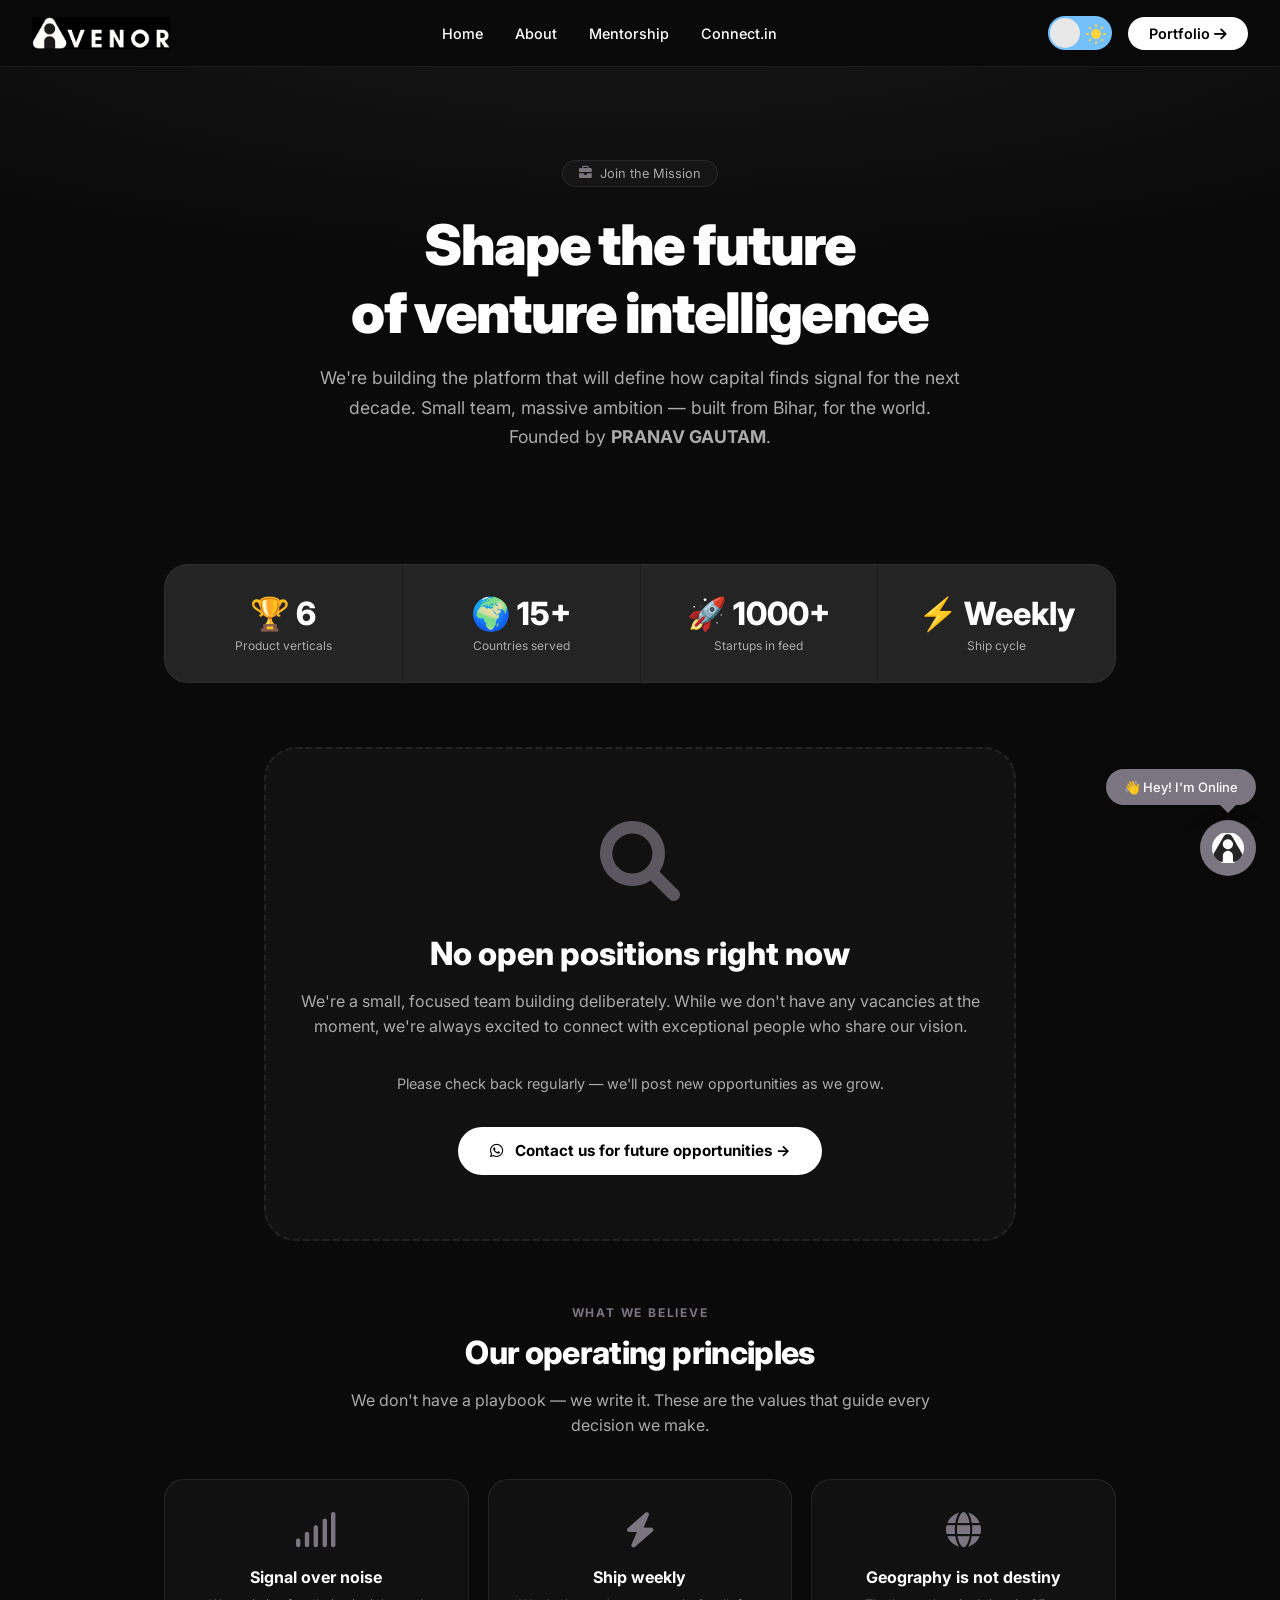
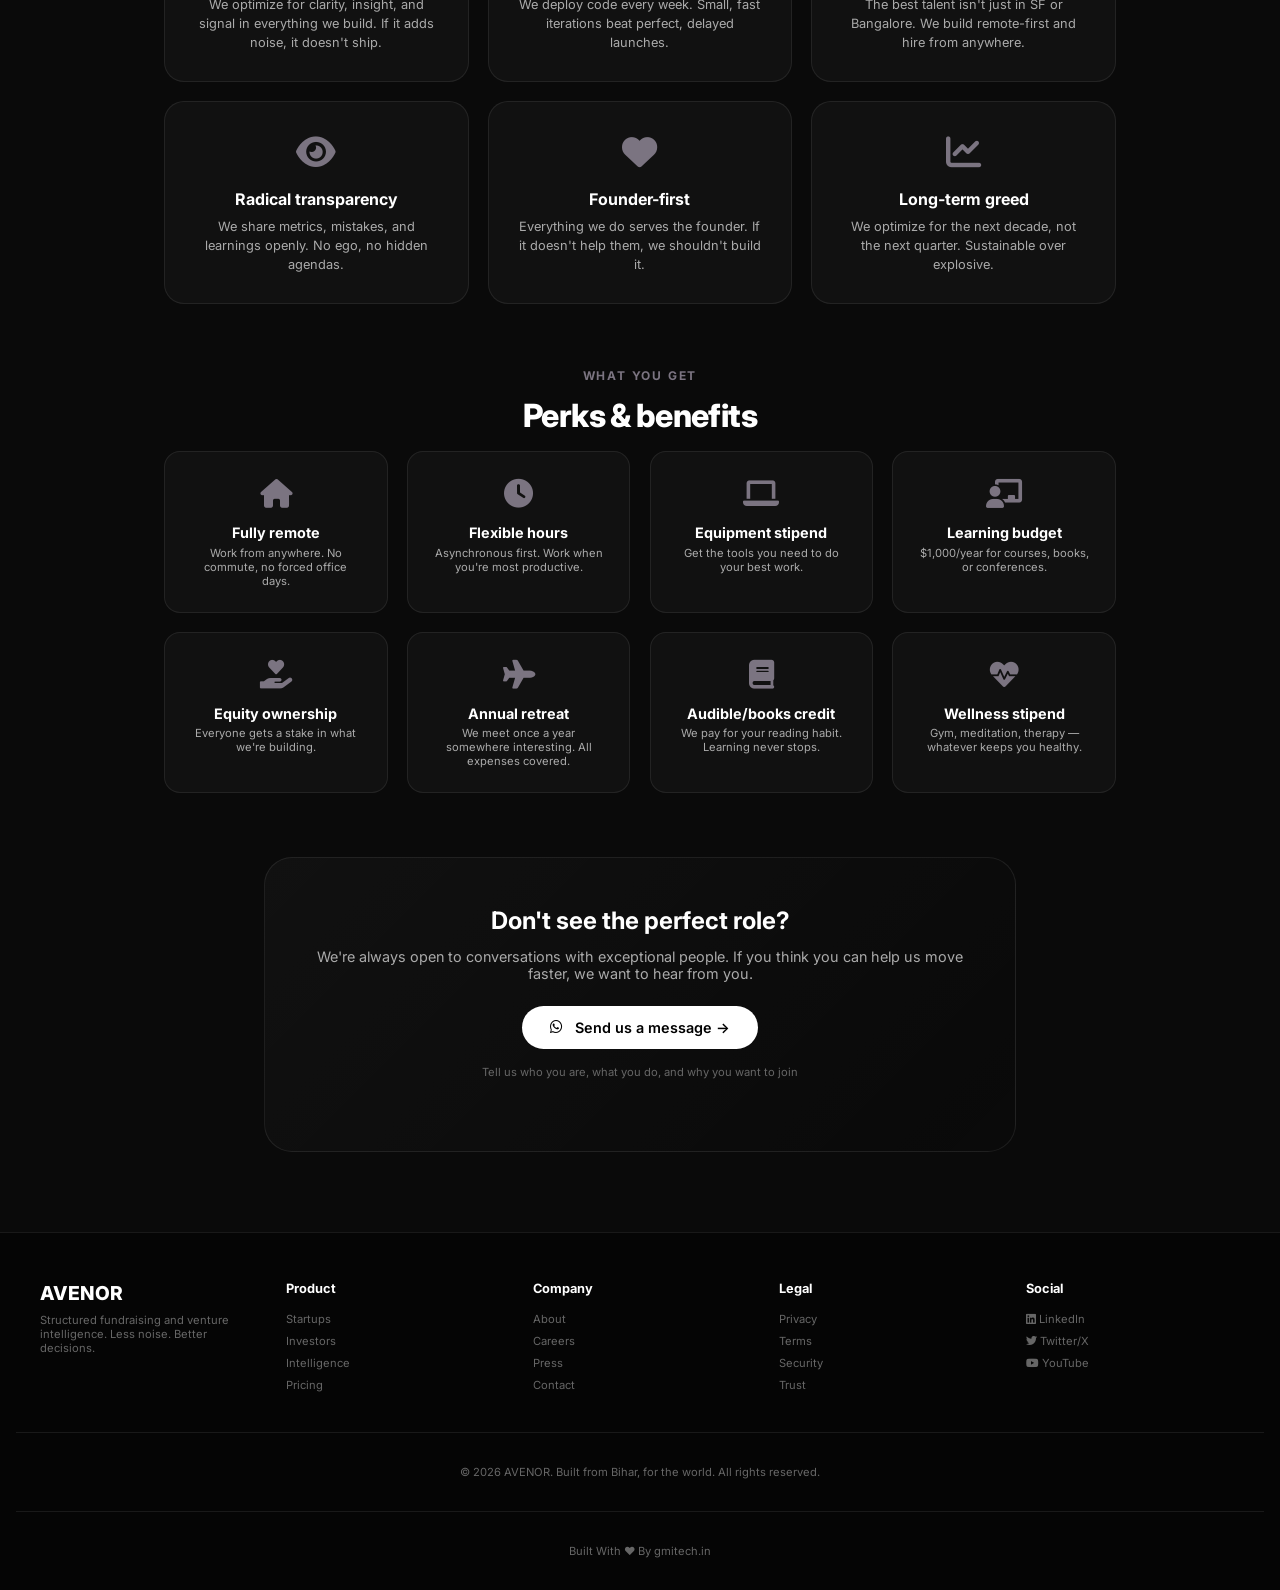
<file: career.html>
<!DOCTYPE html>
<html lang="en" data-theme="dark">
<head>
    <meta charset="UTF-8">
    <meta name="viewport" content="width=device-width, initial-scale=1.0, user-scalable=yes">
    <title>Careers | AVENOR – Join the Venture Intelligence Team</title>
    <link rel="icon" href="images/LogoA.svg" type="image/svg+xml">
    <link rel="canonical" href="https://avenor.sbs/career.html" />
     <link rel="icon" href="images/LogoA.svg" type="image/svg+xml">
    
    <!-- Primary SEO Meta Tags -->
    <meta name="description" content="Join AVENOR, founded by PRANAV GAUTAM from Bihar. Build the future of venture intelligence. Remote-first, equity, learning budget. Check back for opportunities.">
    <meta name="keywords" content="AVENOR careers, PRANAV GAUTAM, venture intelligence jobs, startup jobs, remote jobs, Bihar startup, AVENOR hiring">
    <meta name="author" content="PRANAV GAUTAM">
    <meta name="copyright" content="AVENOR">
    <meta name="robots" content="index, follow">
    
    <!-- Open Graph / Social Media -->
    <meta property="og:type" content="website">
    <meta property="og:site_name" content="AVENOR">
    <meta property="og:title" content="AVENOR Careers – Join the Team">
    <meta property="og:description" content="Join AVENOR, the venture intelligence platform founded by PRANAV GAUTAM from Bihar. Remote-first, equity, learning budget.">
    <meta property="og:image" content="https://avenor.sbs/images/LogoA.svg">
    <meta property="og:url" content="https://avenor.sbs/career.html">
    
    <!-- Twitter Card -->
    <meta name="twitter:card" content="summary_large_image">
    <meta name="twitter:title" content="AVENOR Careers – Join the Team">
    <meta name="twitter:description" content="Join AVENOR. Remote-first, equity, learning budget. Built from Bihar for the world.">
    <meta name="twitter:image" content="https://avenor.sbs/images/LogoA.svg">
    
    <!-- Team Member SEO Meta -->
    <meta name="team:founder" content="PRANAV GAUTAM - Founder & CEO">
    <meta name="team:member" content="AKSHAY SINGH - Team Member">
    <meta name="team:member" content="AMIT NAYAN - Team Member">
    <meta name="built-by" content="gmitech.in">
    
    <link href="https://fonts.googleapis.com/css2?family=Inter:wght@300;400;500;600;700;800;900&display=swap" rel="stylesheet">
    <link rel="stylesheet" href="https://cdnjs.cloudflare.com/ajax/libs/font-awesome/6.0.0-beta3/css/all.min.css">
    
    <style>
        :root {
            --bg: #0a0a0a; --bg2: #050505; --bg3: #111; --text: #ffffff;
            --muted: #aaaaaa; --dim: #666666; --border: rgba(255,255,255,0.08);
            --card: rgba(255,255,255,0.03); --card-h: rgba(255,255,255,0.06);
            --header-bg: rgba(10,10,10,0.95); --accent: #7B7481;
            --btn-bg: #ffffff; --btn-text: #000000;
        }
        [data-theme="light"] {
            --bg: #f5f5f0; --bg2: #ebebeb; --bg3: #e0e0e0; --text: #0a0a0a;
            --muted: #555555; --dim: #888888; --border: rgba(0,0,0,0.08);
            --card: rgba(0,0,0,0.03); --card-h: rgba(0,0,0,0.06);
            --header-bg: rgba(245,245,240,0.95); --accent: #6a5f70;
            --btn-bg: #0a0a0a; --btn-text: #ffffff;
        }
        * { margin: 0; padding: 0; box-sizing: border-box; }
        body { font-family: 'Inter', sans-serif; background: var(--bg); color: var(--text); overflow-x: hidden; transition: background .4s, color .4s; }
        ::-webkit-scrollbar { width: 6px; }
        ::-webkit-scrollbar-track { background: var(--bg2); }
        ::-webkit-scrollbar-thumb { background: var(--accent); border-radius: 4px; }
        a { text-decoration: none; color: inherit; }
        
        /* HEADER */
        .main-header {
            position: fixed;
            top: 0;
            left: 0;
            right: 0;
            z-index: 1000;
            padding: 1rem 2rem;
            background: var(--header-bg);
            backdrop-filter: blur(12px);
            border-bottom: 1px solid var(--border);
            transition: background .4s, border-color .4s;
        }
        .header-container {
            max-width: 1400px;
            margin: 0 auto;
            display: flex;
            align-items: center;
            justify-content: space-between;
            gap: 1rem;
        }
        .logo-center a {
            display: flex;
            align-items: center;
            gap: 8px;
            font-weight: 800;
            font-size: 1.3rem;
            color: var(--text);
        }
        .logo-center img { height: 32px; width: auto; }
        .logo-dark { display: block; }
        .logo-light { display: none; }
        [data-theme="light"] .logo-dark { display: none; }
        [data-theme="light"] .logo-light { display: block; }
        .nav-left { display: flex; gap: 2rem; align-items: center; }
        .nav-left a, .dropdown-btn {
            color: var(--text);
            font-size: .9rem;
            font-weight: 500;
            background: none;
            border: none;
            cursor: pointer;
            font-family: inherit;
            transition: opacity .3s;
        }
        .nav-left a:hover, .dropdown-btn:hover { opacity: .6; }
        .dropdown { position: relative; }
        .dropdown-content {
            display: none;
            position: absolute;
            top: 100%;
            left: 0;
            background: var(--bg3);
            min-width: 200px;
            border-radius: 12px;
            padding: .5rem 0;
            margin-top: .5rem;
            border: 1px solid var(--border);
            z-index: 200;
        }
        .dropdown-content a {
            display: block;
            padding: .7rem 1.2rem;
            font-size: .85rem;
            color: var(--text);
            transition: background .2s;
        }
        .dropdown-content a:hover { background: var(--card-h); }
        .dropdown:hover .dropdown-content { display: block; }
        .nav-right { display: flex; align-items: center; gap: 1rem; }
        .lets-talk-btn {
            background: var(--btn-bg);
            color: var(--btn-text);
            padding: .5rem 1.3rem;
            border-radius: 100px;
            font-weight: 600;
            font-size: .9rem;
            transition: all .3s;
            white-space: nowrap;
        }
        .lets-talk-btn:hover { opacity: .85; transform: scale(1.02); }
        
        /* THEME TOGGLE */
        .switch {
            font-size: 17px;
            position: relative;
            display: inline-block;
            width: 64px;
            height: 34px;
            flex-shrink: 0;
        }
        .switch input { opacity: 0; width: 0; height: 0; }
        .slider {
            position: absolute;
            cursor: pointer;
            top: 0;
            left: 0;
            right: 0;
            bottom: 0;
            background: #73C0FC;
            transition: .4s;
            border-radius: 30px;
        }
        .slider:before {
            position: absolute;
            content: "";
            height: 30px;
            width: 30px;
            border-radius: 20px;
            left: 2px;
            bottom: 2px;
            z-index: 2;
            background: #e8e8e8;
            transition: .4s;
        }
        .sun svg {
            position: absolute;
            top: 6px;
            left: 36px;
            z-index: 1;
            width: 24px;
            height: 24px;
            animation: rotate 15s linear infinite;
        }
        .moon svg {
            fill: #73C0FC;
            position: absolute;
            top: 5px;
            left: 5px;
            z-index: 1;
            width: 24px;
            height: 24px;
            animation: tilt 5s linear infinite;
        }
        @keyframes rotate { to { transform: rotate(360deg); } }
        @keyframes tilt {
            0%,100% { transform: rotate(0); }
            25% { transform: rotate(-10deg); }
            75% { transform: rotate(10deg); }
        }
        .input:checked + .slider { background: #183153; }
        .input:checked + .slider:before { transform: translateX(30px); }
        
        /* MOBILE MENU */
        .hamburger {
            display: none;
            background: none;
            border: none;
            cursor: pointer;
            padding: 4px;
            z-index: 1001;
        }
        .hamburger span {
            display: block;
            width: 25px;
            height: 2px;
            background: var(--text);
            margin: 5px 0;
            transition: all .3s;
        }
        .hamburger.active span:nth-child(1) { transform: translateY(7px) rotate(45deg); }
        .hamburger.active span:nth-child(2) { opacity: 0; }
        .hamburger.active span:nth-child(3) { transform: translateY(-7px) rotate(-45deg); }
        
        .mobile-menu {
            display: none;
            position: fixed;
            top: 0;
            left: 0;
            right: 0;
            bottom: 0;
            background: var(--bg);
            z-index: 999;
            padding: 80px 2rem 2rem;
            flex-direction: column;
            gap: 1.5rem;
            overflow-y: auto;
            transition: background .4s;
        }
        .mobile-menu.active { display: flex; }
        .mobile-menu a, .mobile-dropdown-btn {
            color: var(--text);
            font-size: 1.2rem;
            font-weight: 500;
            padding: .5rem 0;
            border-bottom: 1px solid var(--border);
            background: none;
            text-align: left;
            width: 100%;
            cursor: pointer;
        }
        .mobile-dropdown-content {
            display: none;
            padding-left: 1rem;
            margin-top: .5rem;
        }
        .mobile-dropdown-content a { font-size: 1rem; border-bottom: none; }
        .mobile-theme-row {
            display: flex;
            align-items: center;
            justify-content: space-between;
            padding: .5rem 0;
            border-bottom: 1px solid var(--border);
        }
        .mobile-theme-label { font-size: 1.2rem; font-weight: 500; color: var(--text); }
        
        /* HERO SECTION */
        .page-hero {
            padding: 10rem 2rem 5rem;
            text-align: center;
            position: relative;
            overflow: hidden;
        }
        .page-hero::before {
            content: '';
            position: absolute;
            top: 0;
            left: 0;
            right: 0;
            bottom: 0;
            background: radial-gradient(ellipse 80% 50% at 50% 0%, rgba(123,116,129,.12), transparent);
            pointer-events: none;
        }
        .hero-badge {
            display: inline-flex;
            align-items: center;
            gap: 8px;
            background: var(--card);
            border: 1px solid var(--border);
            padding: .3rem 1rem;
            border-radius: 100px;
            font-size: .8rem;
            color: var(--muted);
            margin-bottom: 1.5rem;
        }
        .page-hero h1 {
            font-size: 3.5rem;
            font-weight: 900;
            letter-spacing: -.03em;
            margin-bottom: 1rem;
            color: var(--text);
        }
        .page-hero p {
            font-size: 1.1rem;
            color: var(--muted);
            max-width: 650px;
            margin: 0 auto;
            line-height: 1.7;
        }
        
        /* STATS ROW */
        .stats-row {
            display: grid;
            grid-template-columns: repeat(4, 1fr);
            gap: 1px;
            background: var(--border);
            border-radius: 24px;
            overflow: hidden;
            max-width: 1000px;
            margin: 2rem auto 0;
            border: 1px solid var(--border);
        }
        .stat-block {
            background: var(--card);
            padding: 1.8rem;
            text-align: center;
        }
        .stat-num {
            font-size: 2rem;
            font-weight: 800;
            color: var(--text);
        }
        .stat-lbl {
            font-size: .75rem;
            color: var(--muted);
            margin-top: .3rem;
        }
        
        /* NO VACANCIES SECTION */
        .no-vacancies {
            max-width: 800px;
            margin: 4rem auto;
            padding: 0 1.5rem;
            text-align: center;
        }
        .empty-state {
            background: var(--card);
            border: 2px dashed var(--border);
            border-radius: 32px;
            padding: 4rem 2rem;
            transition: all .3s;
        }
        .empty-icon {
            font-size: 5rem;
            color: var(--accent);
            margin-bottom: 1.5rem;
            opacity: 0.7;
        }
        .empty-state h2 {
            font-size: 2rem;
            font-weight: 800;
            margin-bottom: 1rem;
            color: var(--text);
        }
        .empty-state p {
            font-size: 1rem;
            color: var(--muted);
            line-height: 1.6;
            margin-bottom: 2rem;
        }
        .contact-btn {
            display: inline-flex;
            align-items: center;
            gap: .8rem;
            background: var(--btn-bg);
            color: var(--btn-text);
            padding: .9rem 2rem;
            border-radius: 100px;
            font-weight: 700;
            font-size: .95rem;
            transition: all .3s;
            border: none;
            cursor: pointer;
            font-family: inherit;
        }
        .contact-btn:hover { transform: translateY(-2px); opacity: .9; }
        
        /* VALUES SECTION */
        .values-section {
            max-width: 1000px;
            margin: 4rem auto;
            padding: 0 1.5rem;
        }
        .section-label {
            font-size: .75rem;
            font-weight: 700;
            letter-spacing: .15em;
            text-transform: uppercase;
            color: var(--accent);
            margin-bottom: .8rem;
            text-align: center;
        }
        .section-title {
            font-size: 2rem;
            font-weight: 800;
            letter-spacing: -.02em;
            margin-bottom: 1rem;
            color: var(--text);
            text-align: center;
        }
        .section-desc {
            font-size: 1rem;
            color: var(--muted);
            text-align: center;
            max-width: 600px;
            margin: 0 auto 2.5rem;
            line-height: 1.6;
        }
        .values-grid {
            display: grid;
            grid-template-columns: repeat(3, 1fr);
            gap: 1.2rem;
        }
        .value-card {
            background: var(--card);
            border: 1px solid var(--border);
            border-radius: 20px;
            padding: 1.8rem;
            text-align: center;
            transition: all .3s;
        }
        .value-card:hover {
            background: var(--card-h);
            transform: translateY(-4px);
        }
        .value-icon {
            font-size: 2.2rem;
            color: var(--accent);
            margin-bottom: 1rem;
        }
        .value-card h3 {
            font-size: 1rem;
            font-weight: 700;
            margin-bottom: .5rem;
            color: var(--text);
        }
        .value-card p {
            font-size: .8rem;
            color: var(--muted);
            line-height: 1.5;
        }
        
        /* PERKS SECTION */
        .perks-section {
            max-width: 1000px;
            margin: 4rem auto;
            padding: 0 1.5rem;
        }
        .perks-grid {
            display: grid;
            grid-template-columns: repeat(4, 1fr);
            gap: 1.2rem;
        }
        .perk-card {
            background: var(--card);
            border: 1px solid var(--border);
            border-radius: 16px;
            padding: 1.5rem;
            text-align: center;
        }
        .perk-icon {
            font-size: 1.8rem;
            color: var(--accent);
            margin-bottom: .8rem;
        }
        .perk-card h3 {
            font-size: .9rem;
            font-weight: 700;
            margin-bottom: .3rem;
            color: var(--text);
        }
        .perk-card p {
            font-size: .7rem;
            color: var(--muted);
        }
        
        /* CTA SECTION */
        .cta-section {
            max-width: 800px;
            margin: 4rem auto 5rem;
            padding: 0 1.5rem;
            text-align: center;
        }
        .cta-box {
            background: linear-gradient(135deg, var(--card), transparent);
            border: 1px solid var(--border);
            border-radius: 28px;
            padding: 3rem;
            text-align: center;
        }
        .cta-box h3 {
            font-size: 1.5rem;
            font-weight: 700;
            margin-bottom: .8rem;
            color: var(--text);
        }
        .cta-box p {
            font-size: .9rem;
            color: var(--muted);
            margin-bottom: 1.5rem;
        }
        .cta-btn {
            display: inline-flex;
            align-items: center;
            gap: .7rem;
            background: var(--btn-bg);
            color: var(--btn-text);
            padding: .8rem 1.8rem;
            border-radius: 100px;
            font-weight: 600;
            font-size: .9rem;
            transition: all .3s;
            border: none;
            cursor: pointer;
            font-family: inherit;
        }
        .cta-btn:hover { transform: translateY(-2px); opacity: .9; }
        
        /* FOOTER */
        .footer {
            background: var(--bg2);
            padding: 3rem 1rem 2rem;
            border-top: 1px solid var(--border);
            margin-top: 2rem;
        }
        .footer-grid {
            display: grid;
            grid-template-columns: repeat(auto-fit, minmax(150px, 1fr));
            gap: 2rem;
            max-width: 1200px;
            margin: 0 auto;
        }
        .footer-logo {
            font-size: 1.2rem;
            font-weight: 800;
            margin-bottom: .5rem;
            color: var(--text);
        }
        .footer-grid p { font-size: .7rem; color: var(--dim); }
        .footer-grid h4 {
            font-size: .8rem;
            font-weight: 700;
            margin-bottom: 1rem;
            color: var(--text);
        }
        .footer-grid a {
            display: block;
            font-size: .7rem;
            color: var(--dim);
            margin-bottom: .5rem;
            transition: color .3s;
        }
        .footer-grid a:hover { color: var(--text); }
        .footer-bottom {
            text-align: center;
            padding-top: 2rem;
            margin-top: 2rem;
            border-top: 1px solid var(--border);
            font-size: .7rem;
            color: var(--dim);
        }
        
        /* CHATBOT STYLES */
        .chatbot-btn {
            position: fixed;
            bottom: 24px;
            right: 24px;
            width: 56px;
            height: 56px;
            background: var(--accent);
            border: none;
            border-radius: 50%;
            cursor: pointer;
            z-index: 9998;
            box-shadow: 0 8px 24px rgba(0, 0, 0, 0.2);
            transition: all 0.3s cubic-bezier(0.4, 0, 0.2, 1);
            display: flex;
            align-items: center;
            justify-content: center;
        }
        .chatbot-btn:hover { transform: scale(1.05); box-shadow: 0 12px 28px rgba(0, 0, 0, 0.25); }
        .chatbot-btn img { width: 32px; height: 32px; border-radius: 50%; object-fit: contain; }
        
        .chatbot-popup {
            position: fixed;
            bottom: 95px;
            right: 24px;
            background: var(--accent);
            color: #fff;
            padding: 10px 18px;
            border-radius: 30px;
            font-size: 13px;
            font-weight: 500;
            z-index: 9997;
            animation: popupFloat 2.5s ease-in-out infinite;
            box-shadow: 0 6px 16px rgba(0, 0, 0, 0.15);
            white-space: nowrap;
            font-family: 'Inter', sans-serif;
        }
        .chatbot-popup::after {
            content: '';
            position: absolute;
            bottom: -8px;
            right: 20px;
            border-width: 8px 8px 0;
            border-style: solid;
            border-color: var(--accent) transparent transparent;
        }
        @keyframes popupFloat {
            0%, 100% { transform: translateY(0); }
            50% { transform: translateY(-6px); }
        }
        
        .chatbot-window {
            position: fixed;
            bottom: 100px;
            right: 24px;
            width: 400px;
            max-width: calc(100vw - 48px);
            height: 600px;
            max-height: calc(100vh - 120px);
            background: var(--card);
            backdrop-filter: blur(20px);
            border-radius: 28px;
            box-shadow: 0 25px 50px rgba(0, 0, 0, 0.3);
            display: flex;
            flex-direction: column;
            overflow: hidden;
            z-index: 9999;
            border: 1px solid var(--border);
            transition: all 0.3s ease;
            font-family: 'Inter', sans-serif;
        }
        .chatbot-window.hidden { display: none; }
        
        .chat-header {
            display: flex;
            align-items: center;
            justify-content: space-between;
            padding: 18px 20px;
            background: var(--accent);
            color: white;
        }
        .chat-header-left { display: flex; align-items: center; gap: 12px; }
        .chat-header-left img {
            width: 42px;
            height: 42px;
            border-radius: 50%;
            background: white;
            padding: 8px;
            object-fit: contain;
        }
        .chat-header-info h4 { margin: 0; font-size: 16px; font-weight: 700; }
        .chat-header-info p { margin: 4px 0 0; font-size: 11px; opacity: 0.85; }
        .close-chat {
            background: rgba(255,255,255,0.15);
            border: none;
            color: white;
            font-size: 18px;
            cursor: pointer;
            width: 32px;
            height: 32px;
            border-radius: 50%;
            display: flex;
            align-items: center;
            justify-content: center;
            transition: background 0.2s;
        }
        .close-chat:hover { background: rgba(255,255,255,0.3); }
        
        .chat-messages {
            flex: 1;
            overflow-y: auto;
            padding: 20px;
            display: flex;
            flex-direction: column;
            gap: 12px;
        }
        .message {
            max-width: 85%;
            padding: 10px 16px;
            border-radius: 20px;
            font-size: 13px;
            line-height: 1.45;
            word-wrap: break-word;
        }
        .user-message {
            align-self: flex-end;
            background: var(--accent);
            color: white;
            border-bottom-right-radius: 4px;
        }
        .bot-message {
            align-self: flex-start;
            background: var(--card-h);
            color: var(--text);
            border-bottom-left-radius: 4px;
        }
        .bot-message a { color: var(--accent); text-decoration: underline; }
        
        .quick-buttons {
            padding: 12px 16px;
            display: flex;
            flex-wrap: wrap;
            gap: 10px;
            border-top: 1px solid var(--border);
            background: var(--card);
        }
        .quick-btn {
            padding: 8px 16px;
            border-radius: 30px;
            font-size: 12px;
            font-weight: 500;
            background: var(--card-h);
            border: 1px solid var(--border);
            color: var(--text);
            cursor: pointer;
            transition: all 0.2s ease;
        }
        .quick-btn:hover {
            background: var(--accent);
            color: white;
            border-color: var(--accent);
            transform: translateY(-1px);
        }
        
        .chat-input-area {
            display: flex;
            padding: 14px 16px;
            gap: 10px;
            border-top: 1px solid var(--border);
            background: var(--card);
        }
        .chat-input-area input {
            flex: 1;
            padding: 12px 16px;
            border-radius: 30px;
            border: 1px solid var(--border);
            background: var(--bg);
            color: var(--text);
            font-size: 13px;
            outline: none;
        }
        .chat-input-area input:focus { border-color: var(--accent); }
        .send-btn {
            background: var(--accent);
            border: none;
            border-radius: 50%;
            width: 42px;
            height: 42px;
            color: white;
            cursor: pointer;
            transition: all 0.2s;
            display: flex;
            align-items: center;
            justify-content: center;
        }
        .send-btn:hover { transform: scale(1.05); }
        
        /* RESPONSIVE */
        @media (max-width: 768px) {
            .nav-left, .nav-right { display: none; }
            .hamburger { display: block; }
            .page-hero h1 { font-size: 2.2rem; }
            .stats-row { grid-template-columns: repeat(2, 1fr); }
            .values-grid { grid-template-columns: 1fr; }
            .perks-grid { grid-template-columns: repeat(2, 1fr); }
            .empty-state { padding: 2.5rem 1.5rem; }
            .chatbot-window { width: calc(100vw - 32px); right: 16px; bottom: 80px; height: 520px; }
            .chatbot-btn { bottom: 16px; right: 16px; width: 50px; height: 50px; }
            .chatbot-popup { bottom: 80px; right: 16px; padding: 8px 14px; font-size: 11px; white-space: nowrap; }
        }
        @media (max-width: 480px) {
            .stats-row { grid-template-columns: 1fr; }
            .perks-grid { grid-template-columns: 1fr; }
        }
    </style>
    
    <script type="application/ld+json">
    {
      "@context": "https://schema.org",
      "@type": "Organization",
      "name": "AVENOR",
      "url": "https://avenor.sbs",
      "logo": "https://avenor.sbs/images/LogoA.svg",
      "description": "AVENOR is a venture intelligence platform helping startups raise smarter and investors discover high-signal opportunities. Founded by PRANAV GAUTAM from Bihar.",
      "founder": {
        "@type": "Person",
        "name": "PRANAV GAUTAM",
        "jobTitle": "Founder & CEO"
      },
      "address": {
        "@type": "PostalAddress",
        "addressLocality": "Bihar",
        "addressCountry": "India"
      },
      "foundingDate": "2026",
      "industry": "Venture Intelligence",
      "mission": "Less Noise. Better Decisions."
    }
    </script>
</head>
<body>

 <header class="main-header">
    <div class="header-container">
        <div class="logo-center">
            <a href="index.html">
                <img class="logo-dark" src="images/blacklogo.png" alt="AVENOR" onerror="this.src='https://placehold.co/32x32/fff/000?text=A'">
                <img class="logo-light" src="images/whitelogo.png" alt="AVENOR" onerror="this.src='https://placehold.co/32x32/000/fff?text=A'">
            </a>
        </div>
        <div class="nav-left">
            <a href="index.html">Home</a>
            <a href="about.html">About</a>
            <a href="mentorship.html">Mentorship</a>
            <a href="connect.html">Connect.in</a>
        </div>
        <div class="nav-right">
            <label class="switch" title="Toggle dark/light mode">
                <span class="sun"><svg xmlns="http://www.w3.org/2000/svg" viewBox="0 0 24 24"><g fill="#ffd43b"><circle r="5" cy="12" cx="12"></circle><path d="m21 13h-1a1 1 0 0 1 0-2h1a1 1 0 0 1 0 2zm-17 0h-1a1 1 0 0 1 0-2h1a1 1 0 0 1 0 2zm13.66-5.66a1 1 0 0 1-.66-.29 1 1 0 0 1 0-1.41l.71-.71a1 1 0 1 1 1.41 1.41l-.71.71a1 1 0 0 1-.75.29zm-12.02 12.02a1 1 0 0 1-.71-.29 1 1 0 0 1 0-1.41l.71-.66a1 1 0 0 1 1.41 1.41l-.71.71a1 1 0 0 1-.7.24zm6.36-14.36a1 1 0 0 1-1-1v-1a1 1 0 0 1 2 0v1a1 1 0 0 1-1 1zm0 17a1 1 0 0 1-1-1v-1a1 1 0 0 1 2 0v1a1 1 0 0 1-1 1zm-5.66-14.66a1 1 0 0 1-.7-.29l-.71-.71a1 1 0 0 1 1.41-1.41l.71.71a1 1 0 0 1 0 1.41 1 1 0 0 1-.71.29zm12.02 12.02a1 1 0 0 1-.7-.29l-.66-.71a1 1 0 0 1 1.36-1.36l.71.71a1 1 0 0 1 0 1.41 1 1 0 0 1-.71.24z"></path></g></svg></span>
                <span class="moon"><svg xmlns="http://www.w3.org/2000/svg" viewBox="0 0 384 512"><path d="m223.5 32c-123.5 0-223.5 100.3-223.5 224s100 224 223.5 224c60.6 0 115.5-24.2 155.8-63.4 5-4.9 6.3-12.5 3.1-18.7s-10.1-9.7-17-8.5c-9.8 1.7-19.8 2.6-30.1 2.6-96.9 0-175.5-78.8-175.5-176 0-65.8 36-123.1 89.3-153.3 6.1-3.5 9.2-10.5 7.7-17.3s-7.3-11.9-14.3-12.5c-6.3-.5-12.6-.8-19-.8z"></path></svg></span>
                <input type="checkbox" class="input" id="themeToggle">
                <span class="slider"></span>
            </label>
            <a href="portfolio.html" class="lets-talk-btn">Portfolio <i class="fas fa-arrow-right"></i></a>
        </div>
        <button class="hamburger" id="hamburgerBtn"><span></span><span></span><span></span></button>
    </div>
</header>

<div class="mobile-menu" id="mobileMenu">
    <div class="mobile-theme-row">
        <span class="mobile-theme-label">Dark Mode</span>
        <label class="switch">
            <span class="sun"><svg xmlns="http://www.w3.org/2000/svg" viewBox="0 0 24 24"><g fill="#ffd43b"><circle r="5" cy="12" cx="12"></circle><path d="m21 13h-1a1 1 0 0 1 0-2h1a1 1 0 0 1 0 2zm-17 0h-1a1 1 0 0 1 0-2h1a1 1 0 0 1 0 2zm13.66-5.66a1 1 0 0 1-.66-.29 1 1 0 0 1 0-1.41l.71-.71a1 1 0 1 1 1.41 1.41l-.71.71a1 1 0 0 1-.75.29zm-12.02 12.02a1 1 0 0 1-.71-.29 1 1 0 0 1 0-1.41l.71-.66a1 1 0 0 1 1.41 1.41l-.71.71a1 1 0 0 1-.7.24zm6.36-14.36a1 1 0 0 1-1-1v-1a1 1 0 0 1 2 0v1a1 1 0 0 1-1 1zm0 17a1 1 0 0 1-1-1v-1a1 1 0 0 1 2 0v1a1 1 0 0 1-1 1zm-5.66-14.66a1 1 0 0 1-.7-.29l-.71-.71a1 1 0 0 1 1.41-1.41l.71.71a1 1 0 0 1 0 1.41 1 1 0 0 1-.71.29zm12.02 12.02a1 1 0 0 1-.7-.29l-.66-.71a1 1 0 0 1 1.36-1.36l.71.71a1 1 0 0 1 0 1.41 1 1 0 0 1-.71.24z"></path></g></svg></span>
            <span class="moon"><svg xmlns="http://www.w3.org/2000/svg" viewBox="0 0 384 512"><path d="m223.5 32c-123.5 0-223.5 100.3-223.5 224s100 224 223.5 224c60.6 0 115.5-24.2 155.8-63.4 5-4.9 6.3-12.5 3.1-18.7s-10.1-9.7-17-8.5c-9.8 1.7-19.8 2.6-30.1 2.6-96.9 0-175.5-78.8-175.5-176 0-65.8 36-123.1 89.3-153.3 6.1-3.5 9.2-10.5 7.7-17.3s-7.3-11.9-14.3-12.5c-6.3-.5-12.6-.8-19-.8z"></path></svg></span>
            <input type="checkbox" class="input" id="themeToggleMobile">
            <span class="slider"></span>
        </label>
    </div>
    <a href="index.html">Home</a>
    <a href="about.html">About</a>
    <a href="mentorship.html">Mentorship</a>
    <a href="connect.html">Connect.in</a>
    <a href="portfolio.html">Portfolio</a>
</div>

<!-- HERO SECTION -->
<section class="page-hero">
    <div class="hero-badge"><i class="fas fa-briefcase" style="color:var(--accent);"></i> Join the Mission</div>
    <h1>Shape the future<br>of venture intelligence</h1>
    <p>We're building the platform that will define how capital finds signal for the next decade. Small team, massive ambition — built from Bihar, for the world. Founded by <strong>PRANAV GAUTAM</strong>.</p>
</section>

<!-- STATS ROW -->
<div style="max-width:1000px;margin:0 auto;padding:0 1.5rem;">
    <div class="stats-row">
        <div class="stat-block"><div class="stat-num">🏆 6</div><div class="stat-lbl">Product verticals</div></div>
        <div class="stat-block"><div class="stat-num">🌍 15+</div><div class="stat-lbl">Countries served</div></div>
        <div class="stat-block"><div class="stat-num">🚀 1000+</div><div class="stat-lbl">Startups in feed</div></div>
        <div class="stat-block"><div class="stat-num">⚡ Weekly</div><div class="stat-lbl">Ship cycle</div></div>
    </div>
</div>

<!-- NO VACANCIES SECTION -->
<div class="no-vacancies">
    <div class="empty-state">
        <div class="empty-icon"><i class="fas fa-search"></i></div>
        <h2>No open positions right now</h2>
        <p>We're a small, focused team building deliberately. While we don't have any vacancies at the moment, we're always excited to connect with exceptional people who share our vision.</p>
        <p style="margin-top: 1rem; font-size: 0.9rem;">Please check back regularly — we'll post new opportunities as we grow.</p>
        <button class="contact-btn" onclick="window.open('https://wa.me/9192622444607?text=Hi%20AVENOR%20team,%20I%27m%20interested%20in%20career%20opportunities%20at%20AVENOR.%20Please%20let%20me%20know%20when%20you%20have%20openings.%20Thanks!', '_blank')">
            <i class="fab fa-whatsapp"></i> Contact us for future opportunities →
        </button>
    </div>
</div>

<!-- VALUES SECTION -->
<div class="values-section">
    <div class="section-label">What We Believe</div>
    <div class="section-title">Our operating principles</div>
    <div class="section-desc">We don't have a playbook — we write it. These are the values that guide every decision we make.</div>
    <div class="values-grid">
        <div class="value-card"><div class="value-icon"><i class="fas fa-signal"></i></div><h3>Signal over noise</h3><p>We optimize for clarity, insight, and signal in everything we build. If it adds noise, it doesn't ship.</p></div>
        <div class="value-card"><div class="value-icon"><i class="fas fa-bolt"></i></div><h3>Ship weekly</h3><p>We deploy code every week. Small, fast iterations beat perfect, delayed launches.</p></div>
        <div class="value-card"><div class="value-icon"><i class="fas fa-globe"></i></div><h3>Geography is not destiny</h3><p>The best talent isn't just in SF or Bangalore. We build remote-first and hire from anywhere.</p></div>
        <div class="value-card"><div class="value-icon"><i class="fas fa-eye"></i></div><h3>Radical transparency</h3><p>We share metrics, mistakes, and learnings openly. No ego, no hidden agendas.</p></div>
        <div class="value-card"><div class="value-icon"><i class="fas fa-heart"></i></div><h3>Founder-first</h3><p>Everything we do serves the founder. If it doesn't help them, we shouldn't build it.</p></div>
        <div class="value-card"><div class="value-icon"><i class="fas fa-chart-line"></i></div><h3>Long-term greed</h3><p>We optimize for the next decade, not the next quarter. Sustainable over explosive.</p></div>
    </div>
</div>

<!-- PERKS SECTION -->
<div class="perks-section">
    <div class="section-label">What You Get</div>
    <div class="section-title">Perks & benefits</div>
    <div class="perks-grid">
        <div class="perk-card"><div class="perk-icon"><i class="fas fa-home"></i></div><h3>Fully remote</h3><p>Work from anywhere. No commute, no forced office days.</p></div>
        <div class="perk-card"><div class="perk-icon"><i class="fas fa-clock"></i></div><h3>Flexible hours</h3><p>Asynchronous first. Work when you're most productive.</p></div>
        <div class="perk-card"><div class="perk-icon"><i class="fas fa-laptop"></i></div><h3>Equipment stipend</h3><p>Get the tools you need to do your best work.</p></div>
        <div class="perk-card"><div class="perk-icon"><i class="fas fa-chalkboard-user"></i></div><h3>Learning budget</h3><p>$1,000/year for courses, books, or conferences.</p></div>
        <div class="perk-card"><div class="perk-icon"><i class="fas fa-hand-holding-heart"></i></div><h3>Equity ownership</h3><p>Everyone gets a stake in what we're building.</p></div>
        <div class="perk-card"><div class="perk-icon"><i class="fas fa-plane"></i></div><h3>Annual retreat</h3><p>We meet once a year somewhere interesting. All expenses covered.</p></div>
        <div class="perk-card"><div class="perk-icon"><i class="fas fa-book"></i></div><h3>Audible/books credit</h3><p>We pay for your reading habit. Learning never stops.</p></div>
        <div class="perk-card"><div class="perk-icon"><i class="fas fa-heartbeat"></i></div><h3>Wellness stipend</h3><p>Gym, meditation, therapy — whatever keeps you healthy.</p></div>
    </div>
</div>

<!-- CTA SECTION -->
<div class="cta-section">
    <div class="cta-box">
        <h3>Don't see the perfect role?</h3>
        <p>We're always open to conversations with exceptional people. If you think you can help us move faster, we want to hear from you.</p>
        <button class="cta-btn" onclick="window.open('https://wa.me/9192622444607?text=Hi%20AVENOR%20team,%20I%27d%20love%20to%20work%20with%20you.%20Here%27s%20why%20I%20think%20I%20can%20help...', '_blank')">
            <i class="fab fa-whatsapp"></i> Send us a message →
        </button>
        <p style="font-size:0.7rem; color:var(--dim); margin-top:1rem;">Tell us who you are, what you do, and why you want to join</p>
    </div>
</div>

<footer class="footer">
    <div class="footer-grid">
        <div><div class="footer-logo">AVENOR</div><p>Structured fundraising and venture intelligence. Less noise. Better decisions.</p></div>
        <div><h4>Product</h4><a>Startups</a><a>Investors</a><a>Intelligence</a><a>Pricing</a></div>
        <div><h4>Company</h4><a href="about.html">About</a><a href="career.html">Careers</a><a href="press.html">Press</a><a href="contact.html">Contact</a></div>
        <div><h4>Legal</h4><a href="privacy.html">Privacy</a><a href="terms.html">Terms</a><a href="security.html">Security</a><a>Trust</a></div>
        <div><h4>Social</h4><a href="#"><i class="fab fa-linkedin"></i> LinkedIn</a><a href="#"><i class="fab fa-twitter"></i> Twitter/X</a><a href="#"><i class="fab fa-youtube"></i> YouTube</a></div>
    </div>
    <div class="footer-bottom">© 2026 AVENOR. Built from Bihar, for the world. All rights reserved.</div>
    <div class="footer-bottom">Built With ❤️ By gmitech.in</div>
</footer>

<!-- Floating Message Bubble -->
<div class="chatbot-popup" id="chatbotPopup">👋 Hey! I'm Online</div>

<!-- Chatbot Button (No border, no green badge) -->
<button class="chatbot-btn" id="chatbotToggleBtn">
    <img src="images/LogoA.svg" alt="AVENOR Chatbot">
</button>

<!-- Chatbot Window -->
<div class="chatbot-window hidden" id="chatbotWindow">
    <div class="chat-header">
        <div class="chat-header-left">
            <img src="images/LogoA.svg" alt="AVENOR AI">
            <div class="chat-header-info">
                <h4>AVENOR AI Assistant</h4>
                <p>✨ Always here to help</p>
            </div>
        </div>
        <button class="close-chat" id="closeChatBtn">✕</button>
    </div>
    <div class="chat-messages" id="chatMessages">
        <div class="message bot-message">👋 Hey there! I'm AVENOR AI Assistant. What's your name?</div>
    </div>
    <div class="quick-buttons" id="quickButtons"></div>
    <div class="chat-input-area">
        <input type="text" id="chatInput" placeholder="Type your message..." onkeypress="if(event.key==='Enter') sendMessage()">
        <button class="send-btn" onclick="sendMessage()"><i class="fas fa-paper-plane"></i></button>
    </div>
</div>

<script>
    // ============================================
    // PREMIUM CHATBOT LOGIC
    // ============================================
    let userName = null;
    let waitingForName = true;
    
    const faqDatabase = [
        { keywords: ["founder", "who created", "who started", "ceo", "pranav", "gautam", "pranav gautam", "company founder", "founder name"], 
          answer: "👨‍💼 <strong>PRANAV GAUTAM</strong> is the Founder & CEO of AVENOR. He started building internet products at age 14 and founded AVENOR in 2026 from Bihar, India with the mission <strong>'Less Noise. Better Decisions.'</strong>" },
        { keywords: ["what is avenor", "avenor meaning", "about avenor", "company background", "avenor story"], 
          answer: "🚀 <strong>AVENOR</strong> is a venture intelligence platform helping startups raise smarter and investors discover high-signal opportunities through AI-powered insights, founder KPI tracking, and intelligent deal sourcing. Built from Bihar for the world." },
        { keywords: ["services", "what do you do", "offer", "features", "products", "platform"], 
          answer: "✨ AVENOR offers:<br>• <strong>AI Startup Intelligence</strong><br>• <strong>Founder KPI Tracking</strong><br>• <strong>Investor Discovery Feed</strong><br>• <strong>AI Red-Flag Detection</strong><br>• <strong>Structured Fundraising workflows</strong><br>• <strong>Free Mentorship programs</strong>" },
        { keywords: ["raise capital", "fundraising", "how to raise", "get funding", "raise money"], 
          answer: "💰 AVENOR helps startups raise capital by providing structured submission workflows, AI-powered analysis, and curated investor matching. <a href='connect.html' style='color:#4f8cff;'>Apply through our Connect.in page →</a>" },
        { keywords: ["investor", "join as investor", "invest", "angel", "vc", "venture capital"], 
          answer: "📈 Investors can join AVENOR through our <a href='portfolio.html' style='color:#4f8cff;'>Portfolio page →</a> You'll get access to curated startup summaries, pitch decks, traction metrics, AI analysis, and live growth timelines." },
        { keywords: ["mentorship", "mentor", "free mentorship", "guidance", "advice", "learn"], 
          answer: "🎓 AVENOR offers <strong>free 30-minute mentorship sessions</strong> with experienced founders, operators, and investors. <a href='free-mentorship.html' style='color:#4f8cff;'>Book your session →</a>" },
        { keywords: ["contact", "support", "help", "phone", "whatsapp", "email", "reach", "talk", "human agent"], 
          answer: "📞 You can contact AVENOR support at:<br>📧 <strong>hello@avenor.sbs</strong><br>📱 WhatsApp: <strong>+91 9262244607</strong><br><br><a href='contact.html' style='color:#4f8cff;'>Visit Contact Page →</a>" },
        { keywords: ["ai red flag", "red flag detection", "risk detection"], 
          answer: "⚠️ <strong>AI Red-Flag Detection</strong> surfaces patterns humans miss — risk detection at scale across thousands of data points." },
        { keywords: ["kpi tracking", "founder kpi", "metrics", "tracking"], 
          answer: "📊 <strong>Founder KPI Tracking</strong> lets founders publish weekly updates on revenue, CAC, burn, runway, retention, users, and milestones." },
        { keywords: ["investor discovery", "discovery feed", "find startups"], 
          answer: "🔍 <strong>Investor Discovery</strong> is AVENOR's structured feed providing curated summaries, pitch decks, traction metrics, AI analysis, and live growth timelines." },
        { keywords: ["mission", "vision", "goal", "purpose"], 
          answer: "🎯 AVENOR's mission is <strong>'Less Noise. Better Decisions.'</strong> We believe capital should flow to signal, not to whoever has the loudest network." },
        { keywords: ["location", "headquarters", "bihar", "where are you"], 
          answer: "📍 AVENOR is headquartered in <strong>Bihar, India</strong>. We serve founders and investors across India and globally, proving that geography is not destiny." },
        { keywords: ["built by", "gmitech", "who built", "technology partner"], 
          answer: "🛠️ AVENOR was founded by <strong>PRANAV GAUTAM</strong> and is proudly built by <strong>gmitech.in</strong>." }
    ];
    
    const quickReplies = [
        "Who is the founder?",
        "What is AVENOR?",
        "Services offered?",
        "How to raise capital?",
        "Join as investor?",
        "Free mentorship?",
        "Contact support?"
    ];
    
    function updateQuickButtons() {
        const container = document.getElementById('quickButtons');
        if (!container) return;
        container.innerHTML = quickReplies.map(q => `<button class="quick-btn" onclick="sendQuickReply('${q.replace(/'/g, "\\'")}')">${q}</button>`).join('');
        container.innerHTML += `<button class="quick-btn" onclick="window.location.href='contact.html'">📞 Contact AVENOR Team</button>`;
    }
    
    function addMessage(text, isUser = false) {
        const container = document.getElementById('chatMessages');
        const div = document.createElement('div');
        div.className = `message ${isUser ? 'user-message' : 'bot-message'}`;
        div.innerHTML = text;
        container.appendChild(div);
        container.scrollTop = container.scrollHeight;
    }
    
    function sendQuickReply(text) {
        document.getElementById('chatInput').value = text;
        sendMessage();
    }
    
    function findBestMatch(message) {
        const lowerMsg = message.toLowerCase();
        let bestMatch = null;
        let highestScore = 0;
        for (const faq of faqDatabase) {
            for (const keyword of faq.keywords) {
                if (lowerMsg.includes(keyword.toLowerCase())) {
                    const score = keyword.length;
                    if (score > highestScore) {
                        highestScore = score;
                        bestMatch = faq;
                    }
                }
            }
        }
        return bestMatch;
    }
    
    function sendMessage() {
        const input = document.getElementById('chatInput');
        const message = input.value.trim();
        if (!message) return;
        addMessage(message, true);
        input.value = '';
        setTimeout(() => processMessage(message), 300);
    }
    
    function processMessage(message) {
        const lowerMsg = message.toLowerCase();
        if (waitingForName) {
            userName = message.trim();
            waitingForName = false;
            addMessage(`Hey <strong>${userName}</strong>, nice to meet you! 👋 I'm here to help you learn about AVENOR. What would you like to know?`);
            updateQuickButtons();
            return;
        }
        if (lowerMsg.includes('bye') || lowerMsg.includes('goodbye')) {
            addMessage(`Goodbye <strong>${userName}</strong>! Feel free to reach out anytime. Have a great day! 🚀`);
            setTimeout(() => document.getElementById('chatbotWindow').classList.add('hidden'), 2000);
            return;
        }
        const match = findBestMatch(message);
        if (match) {
            addMessage(match.answer);
        } else {
            addMessage(`Thank you for your question, <strong>${userName}</strong>! For detailed assistance, please visit our <a href='contact.html' style='color:#4f8cff;'>Contact page</a> or <a href='connect.html' style='color:#4f8cff;'>Connect page</a>. Our team would be happy to help!`);
        }
    }
    
    // Chatbot Toggle
    const chatbotBtn = document.getElementById('chatbotToggleBtn');
    const chatbotWindow = document.getElementById('chatbotWindow');
    const closeChatBtn = document.getElementById('closeChatBtn');
    const chatbotPopup = document.getElementById('chatbotPopup');
    if (chatbotBtn) {
        chatbotBtn.addEventListener('click', () => {
            chatbotWindow.classList.toggle('hidden');
            if (chatbotPopup) chatbotPopup.style.opacity = '0';
            setTimeout(() => { if (chatbotPopup) chatbotPopup.style.display = 'none'; }, 300);
        });
    }
    if (closeChatBtn) {
        closeChatBtn.addEventListener('click', () => {
            chatbotWindow.classList.add('hidden');
            if (chatbotPopup) {
                chatbotPopup.style.display = 'flex';
                setTimeout(() => { if (chatbotPopup) chatbotPopup.style.opacity = '1'; }, 50);
            }
        });
    }
    
    // Theme Toggle
    const html = document.documentElement;
    const t1 = document.getElementById('themeToggle');
    const t2 = document.getElementById('themeToggleMobile');
    function setTheme(light) {
        html.setAttribute('data-theme', light ? 'light' : 'dark');
        if (t1) t1.checked = light;
        if (t2) t2.checked = light;
        localStorage.setItem('avenor-theme', light ? 'light' : 'dark');
    }
    if (localStorage.getItem('avenor-theme') === 'light') setTheme(true);
    if (t1) t1.addEventListener('change', () => setTheme(t1.checked));
    if (t2) t2.addEventListener('change', () => setTheme(t2.checked));
    
    // Mobile Menu
    const hbtn = document.getElementById('hamburgerBtn');
    const mmenu = document.getElementById('mobileMenu');
    if (hbtn) {
        hbtn.addEventListener('click', (e) => {
            e.stopPropagation();
            mmenu.classList.toggle('active');
            hbtn.classList.toggle('active');
        });
    }
    const mobileDropdownBtn = document.getElementById('mobileDropdownBtn');
    const mobileDropdownContent = document.getElementById('mobileDropdownContent');
    if (mobileDropdownBtn) {
        mobileDropdownBtn.addEventListener('click', (e) => {
            e.stopPropagation();
            if (mobileDropdownContent) {
                mobileDropdownContent.style.display = mobileDropdownContent.style.display === 'block' ? 'none' : 'block';
            }
        });
    }
    document.querySelectorAll('.mobile-menu a, .mobile-menu .mobile-dropdown-content a').forEach(link => {
        link.addEventListener('click', () => {
            mmenu.classList.remove('active');
            if (hbtn) hbtn.classList.remove('active');
        });
    });
</script>
</body>
</html>
</file>
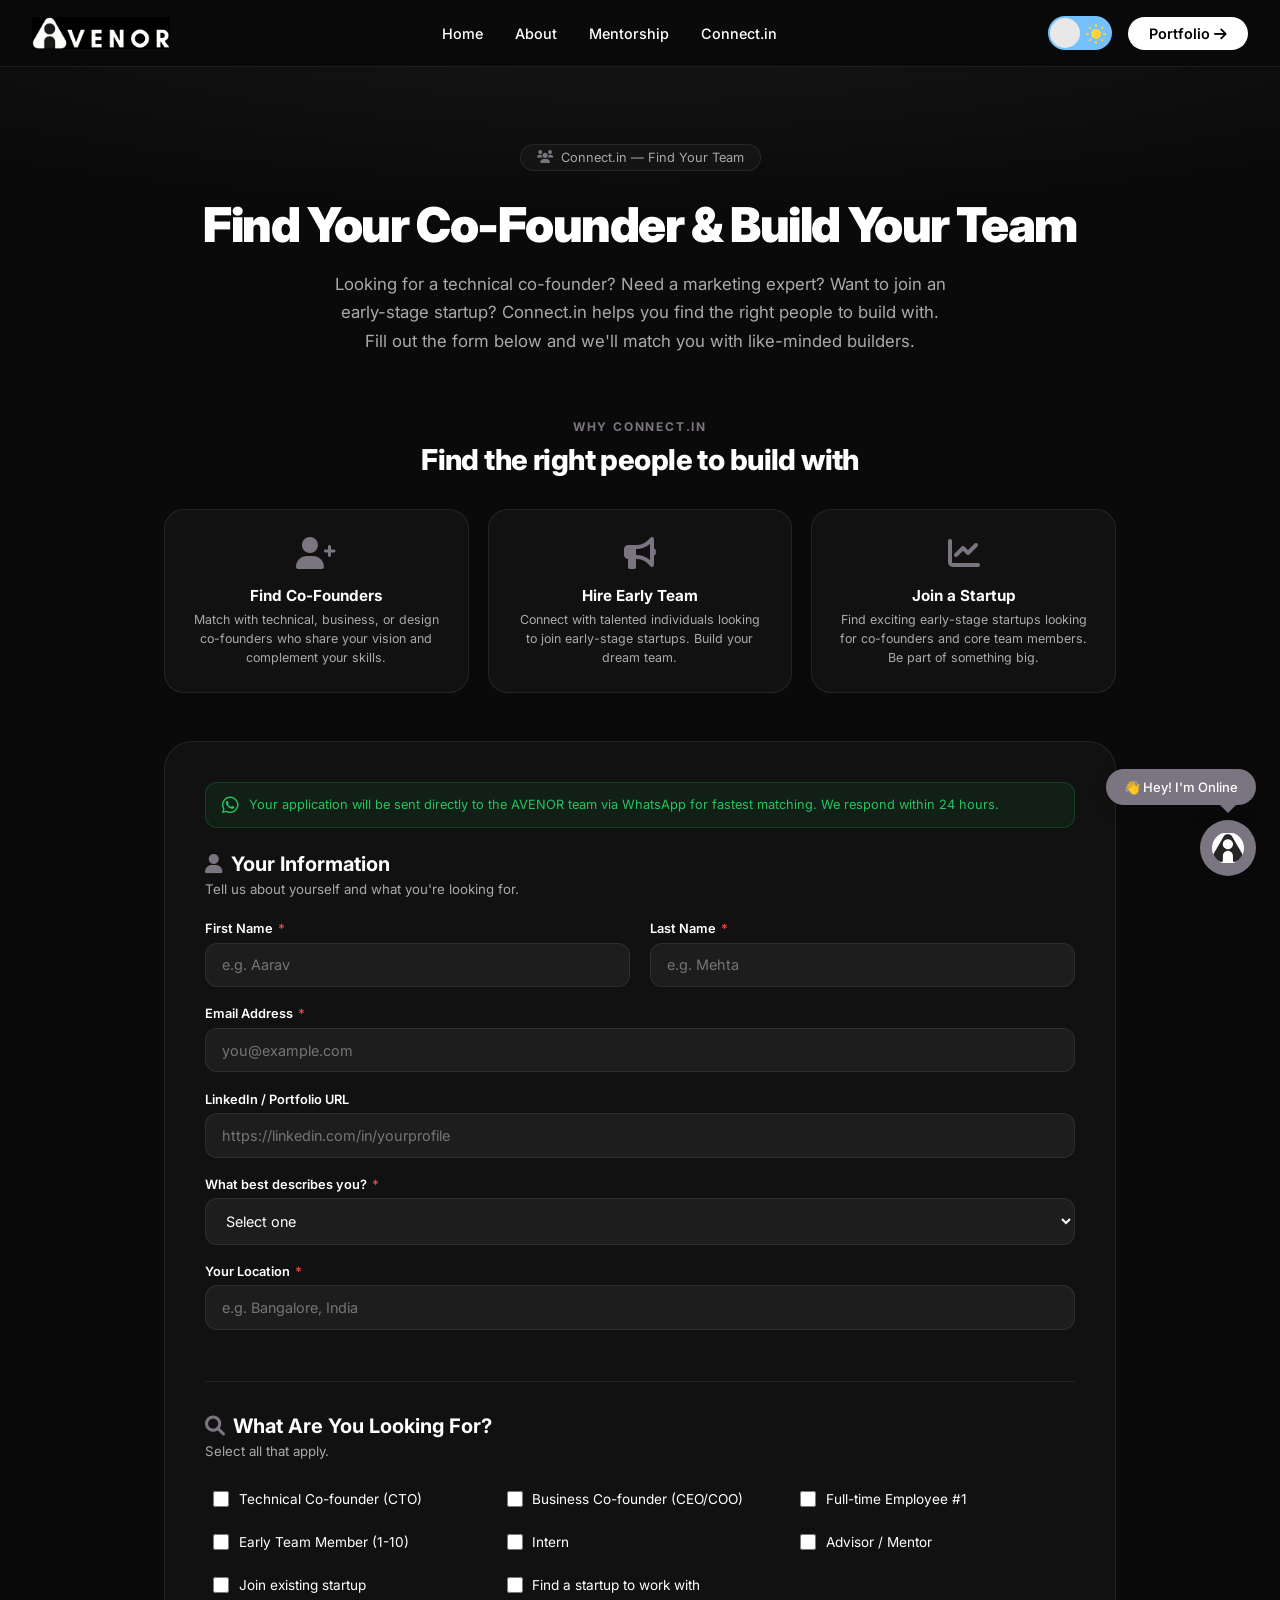
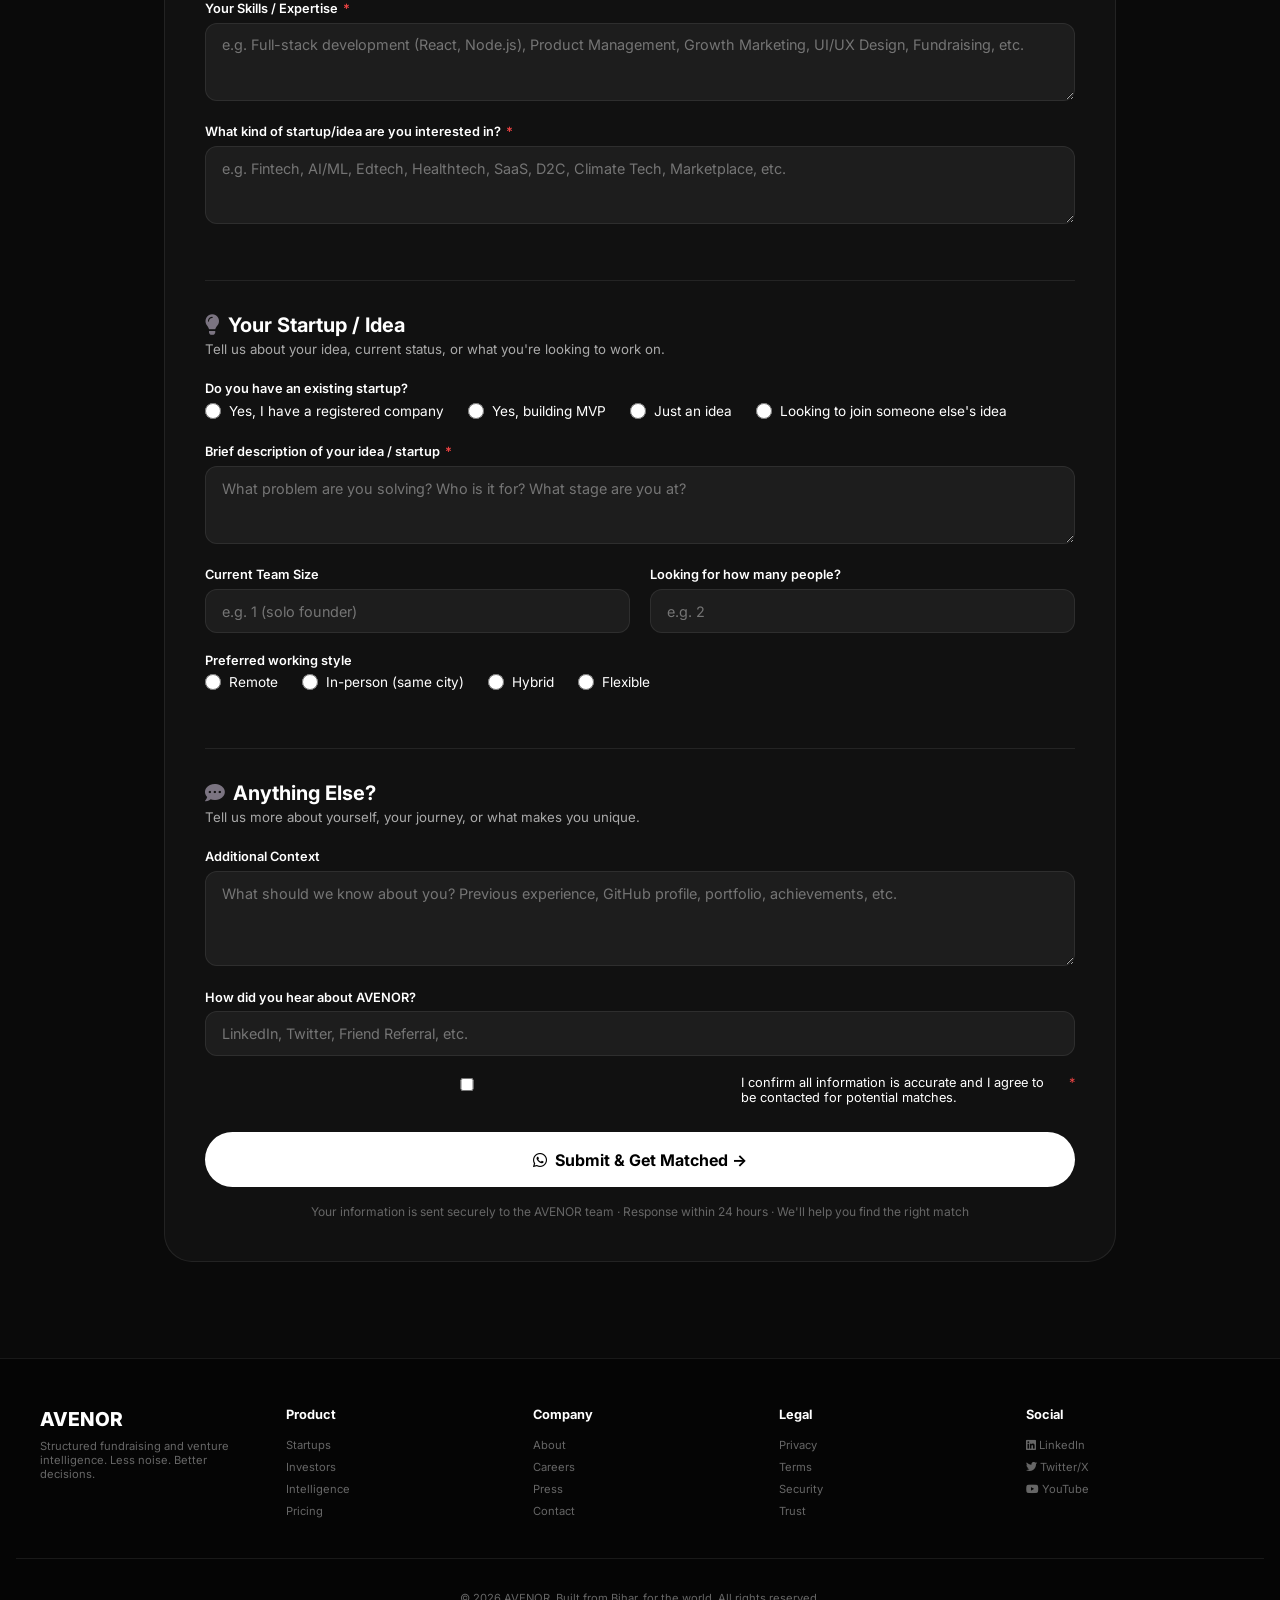
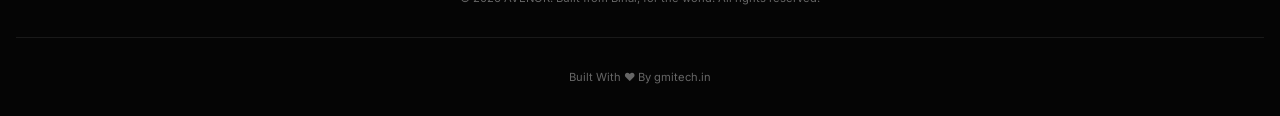
<file: connect.html>
<!DOCTYPE html>
<html lang="en" data-theme="dark">
<head>
    <meta charset="UTF-8">
    <meta name="viewport" content="width=device-width, initial-scale=1.0, user-scalable=yes">
    <title>Connect | AVENOR – Find Your Co-Founder & Build Your Team</title>
    <link rel="icon" href="images/LogoA.svg" type="image/svg+xml">
    <link rel="canonical" href="https://avenor.sbs/connect.html" />
    
    <!-- Primary SEO Meta Tags -->
    <meta name="description" content="Find co-founders, build your startup team, and connect with like-minded builders on AVENOR's Connect.in platform. Founded by PRANAV GAUTAM from Bihar.">
    <meta name="keywords" content="AVENOR, PRANAV GAUTAM, find co-founder, build team, startup team, connect founders, co-founder matching, team building">
    <meta name="author" content="PRANAV GAUTAM">
    <meta name="copyright" content="AVENOR">
    <meta name="robots" content="index, follow">
    
    <!-- Open Graph / Social Media -->
    <meta property="og:type" content="website">
    <meta property="og:site_name" content="AVENOR">
    <meta property="og:title" content="AVENOR Connect.in – Find Co-Founder & Build Team">
    <meta property="og:description" content="Find co-founders, build your startup team, and connect with like-minded builders on AVENOR's Connect.in platform.">
    <meta property="og:image" content="https://avenor.sbs/images/LogoA.svg">
    <meta property="og:url" content="https://avenor.sbs/connect.html">
    
    <!-- Twitter Card -->
    <meta name="twitter:card" content="summary_large_image">
    <meta name="twitter:title" content="AVENOR Connect.in – Find Co-Founder & Build Team">
    <meta name="twitter:description" content="Find co-founders, build your startup team, and connect with like-minded builders.">
    <meta name="twitter:image" content="https://avenor.sbs/images/LogoA.svg">
    
    <!-- Team Member SEO Meta -->
    <meta name="team:founder" content="PRANAV GAUTAM - Founder & CEO">
    <meta name="team:member" content="AKSHAY SINGH - Team Member">
    <meta name="team:member" content="AMIT NAYAN - Team Member">
    <meta name="built-by" content="gmitech.in">
    
    <link href="https://fonts.googleapis.com/css2?family=Inter:wght@300;400;500;600;700;800;900&display=swap" rel="stylesheet">
    <link rel="stylesheet" href="https://cdnjs.cloudflare.com/ajax/libs/font-awesome/6.0.0-beta3/css/all.min.css">
    
    <style>
        :root {
            --bg: #0a0a0a;
            --bg2: #050505;
            --bg3: #111;
            --text: #ffffff;
            --muted: #aaaaaa;
            --dim: #666666;
            --border: rgba(255,255,255,0.08);
            --card: rgba(255,255,255,0.03);
            --card-h: rgba(255,255,255,0.06);
            --header-bg: rgba(10,10,10,0.95);
            --accent: #7B7481;
            --btn-bg: #ffffff;
            --btn-text: #000000;
        }
        [data-theme="light"] {
            --bg: #f5f5f0;
            --bg2: #ebebeb;
            --bg3: #e0e0e0;
            --text: #0a0a0a;
            --muted: #555555;
            --dim: #888888;
            --border: rgba(0,0,0,0.08);
            --card: rgba(0,0,0,0.03);
            --card-h: rgba(0,0,0,0.06);
            --header-bg: rgba(245,245,240,0.95);
            --accent: #6a5f70;
            --btn-bg: #0a0a0a;
            --btn-text: #ffffff;
        }
        * { margin: 0; padding: 0; box-sizing: border-box; }
        body { font-family: 'Inter', sans-serif; background: var(--bg); color: var(--text); overflow-x: hidden; transition: background .4s, color .4s; }
        ::-webkit-scrollbar { width: 6px; }
        ::-webkit-scrollbar-track { background: var(--bg2); }
        ::-webkit-scrollbar-thumb { background: var(--accent); border-radius: 4px; }
        a { text-decoration: none; color: inherit; }
        
        /* HEADER */
        .main-header {
            position: fixed;
            top: 0;
            left: 0;
            right: 0;
            z-index: 1000;
            padding: 1rem 2rem;
            background: var(--header-bg);
            backdrop-filter: blur(12px);
            border-bottom: 1px solid var(--border);
            transition: background .4s, border-color .4s;
        }
        .header-container {
            max-width: 1400px;
            margin: 0 auto;
            display: flex;
            align-items: center;
            justify-content: space-between;
            gap: 1rem;
        }
        .logo-center a {
            display: flex;
            align-items: center;
            gap: 8px;
            font-weight: 800;
            font-size: 1.3rem;
            color: var(--text);
        }
        .logo-center img { height: 32px; width: auto; }
        .logo-dark { display: block; }
        .logo-light { display: none; }
        [data-theme="light"] .logo-dark { display: none; }
        [data-theme="light"] .logo-light { display: block; }
        .nav-left { display: flex; gap: 2rem; align-items: center; }
        .nav-left a, .dropdown-btn {
            color: var(--text);
            font-size: .9rem;
            font-weight: 500;
            background: none;
            border: none;
            cursor: pointer;
            font-family: inherit;
            transition: opacity .3s;
        }
        .nav-left a:hover, .dropdown-btn:hover { opacity: .6; }
        .dropdown { position: relative; }
        .dropdown-content {
            display: none;
            position: absolute;
            top: 100%;
            left: 0;
            background: var(--bg3);
            min-width: 200px;
            border-radius: 12px;
            padding: .5rem 0;
            margin-top: .5rem;
            border: 1px solid var(--border);
            z-index: 200;
        }
        .dropdown-content a {
            display: block;
            padding: .7rem 1.2rem;
            font-size: .85rem;
            color: var(--text);
            transition: background .2s;
        }
        .dropdown-content a:hover { background: var(--card-h); }
        .dropdown:hover .dropdown-content { display: block; }
        .nav-right { display: flex; align-items: center; gap: 1rem; }
        .lets-talk-btn {
            background: var(--btn-bg);
            color: var(--btn-text);
            padding: .5rem 1.3rem;
            border-radius: 100px;
            font-weight: 600;
            font-size: .9rem;
            transition: all .3s;
            white-space: nowrap;
        }
        .lets-talk-btn:hover { opacity: .85; transform: scale(1.02); }
        
        /* THEME TOGGLE */
        .switch {
            font-size: 17px;
            position: relative;
            display: inline-block;
            width: 64px;
            height: 34px;
            flex-shrink: 0;
        }
        .switch input { opacity: 0; width: 0; height: 0; }
        .slider {
            position: absolute;
            cursor: pointer;
            top: 0;
            left: 0;
            right: 0;
            bottom: 0;
            background: #73C0FC;
            transition: .4s;
            border-radius: 30px;
        }
        .slider:before {
            position: absolute;
            content: "";
            height: 30px;
            width: 30px;
            border-radius: 20px;
            left: 2px;
            bottom: 2px;
            z-index: 2;
            background-color: #e8e8e8;
            transition: .4s;
        }
        .sun svg {
            position: absolute;
            top: 6px;
            left: 36px;
            z-index: 1;
            width: 24px;
            height: 24px;
            animation: rotate 15s linear infinite;
        }
        .moon svg {
            fill: #73C0FC;
            position: absolute;
            top: 5px;
            left: 5px;
            z-index: 1;
            width: 24px;
            height: 24px;
            animation: tilt 5s linear infinite;
        }
        @keyframes rotate { to { transform: rotate(360deg); } }
        @keyframes tilt {
            0%,100% { transform: rotate(0); }
            25% { transform: rotate(-10deg); }
            75% { transform: rotate(10deg); }
        }
        .input:checked + .slider { background: #183153; }
        .input:checked + .slider:before { transform: translateX(30px); }
        
        /* MOBILE MENU */
        .hamburger {
            display: none;
            background: none;
            border: none;
            cursor: pointer;
            padding: 4px;
            z-index: 1001;
        }
        .hamburger span {
            display: block;
            width: 25px;
            height: 2px;
            background: var(--text);
            margin: 5px 0;
            transition: all .3s;
        }
        .hamburger.active span:nth-child(1) { transform: translateY(7px) rotate(45deg); }
        .hamburger.active span:nth-child(2) { opacity: 0; }
        .hamburger.active span:nth-child(3) { transform: translateY(-7px) rotate(-45deg); }
        
        .mobile-menu {
            display: none;
            position: fixed;
            top: 0;
            left: 0;
            right: 0;
            bottom: 0;
            background: var(--bg);
            z-index: 999;
            padding: 80px 2rem 2rem;
            flex-direction: column;
            gap: 1.5rem;
            overflow-y: auto;
            transition: background .4s;
        }
        .mobile-menu.active { display: flex; }
        .mobile-menu a, .mobile-dropdown-btn {
            color: var(--text);
            font-size: 1.2rem;
            font-weight: 500;
            padding: .5rem 0;
            border-bottom: 1px solid var(--border);
            background: none;
            text-align: left;
            width: 100%;
            cursor: pointer;
        }
        .mobile-dropdown-content {
            display: none;
            padding-left: 1rem;
            margin-top: .5rem;
        }
        .mobile-dropdown-content a { font-size: 1rem; border-bottom: none; }
        .mobile-theme-row {
            display: flex;
            align-items: center;
            justify-content: space-between;
            padding: .5rem 0;
            border-bottom: 1px solid var(--border);
        }
        .mobile-theme-label { font-size: 1.2rem; font-weight: 500; color: var(--text); }
        
        /* PAGE HERO */
        .page-hero {
            padding: 9rem 2rem 4rem;
            text-align: center;
            position: relative;
        }
        .page-hero::before {
            content: '';
            position: absolute;
            top: 0;
            left: 0;
            right: 0;
            bottom: 0;
            background: radial-gradient(ellipse 80% 50% at 50% 0%, rgba(123,116,129,.12), transparent);
            pointer-events: none;
        }
        .hero-badge {
            display: inline-flex;
            align-items: center;
            gap: 8px;
            background: var(--card);
            border: 1px solid var(--border);
            padding: .3rem 1rem;
            border-radius: 100px;
            font-size: .8rem;
            color: var(--muted);
            margin-bottom: 1.5rem;
        }
        .page-hero h1 {
            font-size: 3rem;
            font-weight: 900;
            letter-spacing: -.03em;
            margin-bottom: 1rem;
            color: var(--text);
        }
        .page-hero p {
            font-size: 1.05rem;
            color: var(--muted);
            max-width: 620px;
            margin: 0 auto;
            line-height: 1.7;
        }
        
        /* WHY SECTION */
        .why-section {
            max-width: 1000px;
            margin: 0 auto 3rem;
            padding: 0 1.5rem;
        }
        .why-grid {
            display: grid;
            grid-template-columns: repeat(3, 1fr);
            gap: 1.2rem;
            margin-top: 2rem;
        }
        .why-card {
            background: var(--card);
            border: 1px solid var(--border);
            border-radius: 20px;
            padding: 1.5rem;
            text-align: center;
            transition: all .3s;
        }
        .why-card:hover {
            background: var(--card-h);
            transform: translateY(-4px);
        }
        .why-icon { font-size: 2rem; color: var(--accent); margin-bottom: .8rem; }
        .why-card h3 { font-size: .95rem; font-weight: 700; margin-bottom: .4rem; color: var(--text); }
        .why-card p { font-size: .78rem; color: var(--muted); line-height: 1.5; }
        .section-label {
            font-size: .75rem;
            font-weight: 700;
            letter-spacing: .15em;
            text-transform: uppercase;
            color: var(--accent);
            margin-bottom: .5rem;
            text-align: center;
        }
        .section-title {
            font-size: 1.8rem;
            font-weight: 800;
            letter-spacing: -.02em;
            margin-bottom: 1rem;
            color: var(--text);
            text-align: center;
        }
        
        /* FORM STYLES */
        .form-wrap {
            max-width: 1000px;
            margin: 0 auto 6rem;
            padding: 0 1.5rem;
        }
        .form-container {
            background: var(--card);
            border: 1px solid var(--border);
            border-radius: 28px;
            padding: 2.5rem;
            transition: all .3s;
        }
        .form-section {
            margin-bottom: 2rem;
            padding-bottom: 2rem;
            border-bottom: 1px solid var(--border);
        }
        .form-section:last-of-type {
            border-bottom: none;
            margin-bottom: 0;
            padding-bottom: 0;
        }
        .form-section-title {
            font-size: 1.25rem;
            font-weight: 700;
            margin-bottom: .3rem;
            color: var(--text);
        }
        .form-section-desc {
            font-size: .83rem;
            color: var(--muted);
            margin-bottom: 1.5rem;
        }
        .two-col {
            display: grid;
            grid-template-columns: 1fr 1fr;
            gap: 1.2rem;
        }
        .form-group { margin-bottom: 1.2rem; }
        .form-group label {
            display: block;
            font-size: .8rem;
            font-weight: 600;
            margin-bottom: .4rem;
            color: var(--text);
        }
        .req { color: #ef4444; margin-left: 2px; }
        .form-group input, .form-group select, .form-group textarea {
            width: 100%;
            padding: .8rem 1rem;
            background: rgba(255,255,255,.05);
            border: 1px solid var(--border);
            border-radius: 12px;
            color: var(--text);
            font-size: .9rem;
            font-family: inherit;
            transition: all .3s;
            outline: none;
        }
        [data-theme="light"] .form-group input,
        [data-theme="light"] .form-group select,
        [data-theme="light"] .form-group textarea {
            background: rgba(0,0,0,.04);
        }
        .form-group input:focus, .form-group select:focus, .form-group textarea:focus {
            border-color: var(--accent);
            background: rgba(123,116,129,.08);
        }
        .radio-group {
            display: flex;
            gap: 1.5rem;
            flex-wrap: wrap;
            margin-top: .3rem;
        }
        .radio-group label {
            display: flex;
            align-items: center;
            gap: .5rem;
            font-size: .85rem;
            cursor: pointer;
            font-weight: 400;
        }
        .checkbox-grid {
            display: grid;
            grid-template-columns: repeat(auto-fill, minmax(280px, 1fr));
            gap: .7rem;
            margin-top: .5rem;
        }
        .checkbox-grid label {
            display: flex;
            align-items: center;
            gap: .6rem;
            font-size: .85rem;
            cursor: pointer;
            padding: .5rem;
            border-radius: 8px;
            transition: background .2s;
        }
        .checkbox-grid label:hover { background: var(--card-h); }
        .checkbox-grid input[type="checkbox"], .radio-group input[type="radio"] {
            accent-color: var(--accent);
            width: 16px;
            height: 16px;
        }
        .btn-submit {
            width: 100%;
            background: var(--btn-bg);
            color: var(--btn-text);
            padding: 1.1rem 2rem;
            border-radius: 100px;
            font-weight: 700;
            font-size: 1rem;
            border: none;
            cursor: pointer;
            transition: all .3s;
            margin-top: .5rem;
            font-family: inherit;
        }
        .btn-submit:hover { transform: translateY(-2px); opacity: .9; }
        .privacy-note {
            font-size: .75rem;
            color: var(--dim);
            text-align: center;
            margin-top: 1rem;
            line-height: 1.5;
        }
        .whatsapp-note {
            display: flex;
            align-items: center;
            gap: .6rem;
            background: rgba(34,197,94,.08);
            border: 1px solid rgba(34,197,94,.2);
            border-radius: 12px;
            padding: .8rem 1rem;
            font-size: .8rem;
            color: #22c55e;
            margin-bottom: 1.5rem;
        }
        
        /* FOOTER */
        .footer {
            background: var(--bg2);
            padding: 3rem 1rem 2rem;
            border-top: 1px solid var(--border);
            margin-top: 2rem;
        }
        .footer-grid {
            display: grid;
            grid-template-columns: repeat(auto-fit, minmax(150px, 1fr));
            gap: 2rem;
            max-width: 1200px;
            margin: 0 auto;
        }
        .footer-logo {
            font-size: 1.2rem;
            font-weight: 800;
            margin-bottom: .5rem;
            color: var(--text);
        }
        .footer-grid p { font-size: .7rem; color: var(--dim); }
        .footer-grid h4 {
            font-size: .8rem;
            font-weight: 700;
            margin-bottom: 1rem;
            color: var(--text);
        }
        .footer-grid a {
            display: block;
            font-size: .7rem;
            color: var(--dim);
            margin-bottom: .5rem;
            transition: color .3s;
        }
        .footer-grid a:hover { color: var(--text); }
        .footer-bottom {
            text-align: center;
            padding-top: 2rem;
            margin-top: 2rem;
            border-top: 1px solid var(--border);
            font-size: .7rem;
            color: var(--dim);
        }
        
        /* CHATBOT STYLES */
        .chatbot-btn {
            position: fixed;
            bottom: 24px;
            right: 24px;
            width: 56px;
            height: 56px;
            background: var(--accent);
            border: none;
            border-radius: 50%;
            cursor: pointer;
            z-index: 9998;
            box-shadow: 0 8px 24px rgba(0, 0, 0, 0.2);
            transition: all 0.3s cubic-bezier(0.4, 0, 0.2, 1);
            display: flex;
            align-items: center;
            justify-content: center;
        }
        .chatbot-btn:hover { transform: scale(1.05); box-shadow: 0 12px 28px rgba(0, 0, 0, 0.25); }
        .chatbot-btn img { width: 32px; height: 32px; border-radius: 50%; object-fit: contain; }
        
        .chatbot-popup {
            position: fixed;
            bottom: 95px;
            right: 24px;
            background: var(--accent);
            color: #fff;
            padding: 10px 18px;
            border-radius: 30px;
            font-size: 13px;
            font-weight: 500;
            z-index: 9997;
            animation: popupFloat 2.5s ease-in-out infinite;
            box-shadow: 0 6px 16px rgba(0, 0, 0, 0.15);
            white-space: nowrap;
            font-family: 'Inter', sans-serif;
        }
        .chatbot-popup::after {
            content: '';
            position: absolute;
            bottom: -8px;
            right: 20px;
            border-width: 8px 8px 0;
            border-style: solid;
            border-color: var(--accent) transparent transparent;
        }
        @keyframes popupFloat {
            0%, 100% { transform: translateY(0); }
            50% { transform: translateY(-6px); }
        }
        
        .chatbot-window {
            position: fixed;
            bottom: 100px;
            right: 24px;
            width: 400px;
            max-width: calc(100vw - 48px);
            height: 600px;
            max-height: calc(100vh - 120px);
            background: var(--card);
            backdrop-filter: blur(20px);
            border-radius: 28px;
            box-shadow: 0 25px 50px rgba(0, 0, 0, 0.3);
            display: flex;
            flex-direction: column;
            overflow: hidden;
            z-index: 9999;
            border: 1px solid var(--border);
            transition: all 0.3s ease;
            font-family: 'Inter', sans-serif;
        }
        .chatbot-window.hidden { display: none; }
        
        .chat-header {
            display: flex;
            align-items: center;
            justify-content: space-between;
            padding: 18px 20px;
            background: var(--accent);
            color: white;
        }
        .chat-header-left { display: flex; align-items: center; gap: 12px; }
        .chat-header-left img {
            width: 42px;
            height: 42px;
            border-radius: 50%;
            background: white;
            padding: 8px;
            object-fit: contain;
        }
        .chat-header-info h4 { margin: 0; font-size: 16px; font-weight: 700; }
        .chat-header-info p { margin: 4px 0 0; font-size: 11px; opacity: 0.85; }
        .close-chat {
            background: rgba(255,255,255,0.15);
            border: none;
            color: white;
            font-size: 18px;
            cursor: pointer;
            width: 32px;
            height: 32px;
            border-radius: 50%;
            display: flex;
            align-items: center;
            justify-content: center;
            transition: background 0.2s;
        }
        .close-chat:hover { background: rgba(255,255,255,0.3); }
        
        .chat-messages {
            flex: 1;
            overflow-y: auto;
            padding: 20px;
            display: flex;
            flex-direction: column;
            gap: 12px;
        }
        .message {
            max-width: 85%;
            padding: 10px 16px;
            border-radius: 20px;
            font-size: 13px;
            line-height: 1.45;
            word-wrap: break-word;
        }
        .user-message {
            align-self: flex-end;
            background: var(--accent);
            color: white;
            border-bottom-right-radius: 4px;
        }
        .bot-message {
            align-self: flex-start;
            background: var(--card-h);
            color: var(--text);
            border-bottom-left-radius: 4px;
        }
        .bot-message a { color: var(--accent); text-decoration: underline; }
        
        .quick-buttons {
            padding: 12px 16px;
            display: flex;
            flex-wrap: wrap;
            gap: 10px;
            border-top: 1px solid var(--border);
            background: var(--card);
        }
        .quick-btn {
            padding: 8px 16px;
            border-radius: 30px;
            font-size: 12px;
            font-weight: 500;
            background: var(--card-h);
            border: 1px solid var(--border);
            color: var(--text);
            cursor: pointer;
            transition: all 0.2s ease;
        }
        .quick-btn:hover {
            background: var(--accent);
            color: white;
            border-color: var(--accent);
            transform: translateY(-1px);
        }
        
        .chat-input-area {
            display: flex;
            padding: 14px 16px;
            gap: 10px;
            border-top: 1px solid var(--border);
            background: var(--card);
        }
        .chat-input-area input {
            flex: 1;
            padding: 12px 16px;
            border-radius: 30px;
            border: 1px solid var(--border);
            background: var(--bg);
            color: var(--text);
            font-size: 13px;
            outline: none;
        }
        .chat-input-area input:focus { border-color: var(--accent); }
        .send-btn {
            background: var(--accent);
            border: none;
            border-radius: 50%;
            width: 42px;
            height: 42px;
            color: white;
            cursor: pointer;
            transition: all 0.2s;
            display: flex;
            align-items: center;
            justify-content: center;
        }
        .send-btn:hover { transform: scale(1.05); }
        
        @media (max-width: 768px) {
            .nav-left, .nav-right { display: none; }
            .hamburger { display: block; }
            .two-col { grid-template-columns: 1fr; }
            .page-hero h1 { font-size: 2rem; }
            .form-container { padding: 1.5rem; }
            .why-grid { grid-template-columns: 1fr; }
            .checkbox-grid { grid-template-columns: 1fr; }
            .chatbot-window { width: calc(100vw - 32px); right: 16px; bottom: 80px; height: 520px; }
            .chatbot-btn { bottom: 16px; right: 16px; width: 50px; height: 50px; }
            .chatbot-popup { bottom: 80px; right: 16px; padding: 8px 14px; font-size: 11px; white-space: nowrap; }
        }
        @media (max-width: 480px) {
            .page-hero { padding: 7rem 1rem 3rem; }
            .form-wrap { margin-bottom: 3rem; }
        }
    </style>
    
    <script type="application/ld+json">
    {
      "@context": "https://schema.org",
      "@type": "Organization",
      "name": "AVENOR",
      "url": "https://avenor.sbs",
      "logo": "https://avenor.sbs/images/LogoA.svg",
      "description": "AVENOR is a venture intelligence platform helping startups raise smarter and investors discover high-signal opportunities. Founded by PRANAV GAUTAM from Bihar.",
      "founder": {
        "@type": "Person",
        "name": "PRANAV GAUTAM",
        "jobTitle": "Founder & CEO"
      },
      "address": {
        "@type": "PostalAddress",
        "addressLocality": "Bihar",
        "addressCountry": "India"
      },
      "foundingDate": "2026",
      "industry": "Venture Intelligence",
      "mission": "Less Noise. Better Decisions."
    }
    </script>
</head>
<body>

<header class="main-header">
    <div class="header-container">
        <div class="logo-center">
            <a href="index.html">
                <img class="logo-dark" src="images/blacklogo.png" alt="AVENOR" onerror="this.src='https://placehold.co/32x32/fff/000?text=A'">
                <img class="logo-light" src="images/whitelogo.png" alt="AVENOR" onerror="this.src='https://placehold.co/32x32/000/fff?text=A'">
            </a>
        </div>
        <div class="nav-left">
            <a href="index.html">Home</a>
            <a href="about.html">About</a>
            <a href="mentorship.html">Mentorship</a>
            <a href="connect.html">Connect.in</a>
        </div>
        <div class="nav-right">
            <label class="switch" title="Toggle dark/light mode">
                <span class="sun"><svg xmlns="http://www.w3.org/2000/svg" viewBox="0 0 24 24"><g fill="#ffd43b"><circle r="5" cy="12" cx="12"></circle><path d="m21 13h-1a1 1 0 0 1 0-2h1a1 1 0 0 1 0 2zm-17 0h-1a1 1 0 0 1 0-2h1a1 1 0 0 1 0 2zm13.66-5.66a1 1 0 0 1-.66-.29 1 1 0 0 1 0-1.41l.71-.71a1 1 0 1 1 1.41 1.41l-.71.71a1 1 0 0 1-.75.29zm-12.02 12.02a1 1 0 0 1-.71-.29 1 1 0 0 1 0-1.41l.71-.66a1 1 0 0 1 1.41 1.41l-.71.71a1 1 0 0 1-.7.24zm6.36-14.36a1 1 0 0 1-1-1v-1a1 1 0 0 1 2 0v1a1 1 0 0 1-1 1zm0 17a1 1 0 0 1-1-1v-1a1 1 0 0 1 2 0v1a1 1 0 0 1-1 1zm-5.66-14.66a1 1 0 0 1-.7-.29l-.71-.71a1 1 0 0 1 1.41-1.41l.71.71a1 1 0 0 1 0 1.41 1 1 0 0 1-.71.29zm12.02 12.02a1 1 0 0 1-.7-.29l-.66-.71a1 1 0 0 1 1.36-1.36l.71.71a1 1 0 0 1 0 1.41 1 1 0 0 1-.71.24z"></path></g></svg></span>
                <span class="moon"><svg xmlns="http://www.w3.org/2000/svg" viewBox="0 0 384 512"><path d="m223.5 32c-123.5 0-223.5 100.3-223.5 224s100 224 223.5 224c60.6 0 115.5-24.2 155.8-63.4 5-4.9 6.3-12.5 3.1-18.7s-10.1-9.7-17-8.5c-9.8 1.7-19.8 2.6-30.1 2.6-96.9 0-175.5-78.8-175.5-176 0-65.8 36-123.1 89.3-153.3 6.1-3.5 9.2-10.5 7.7-17.3s-7.3-11.9-14.3-12.5c-6.3-.5-12.6-.8-19-.8z"></path></svg></span>
                <input type="checkbox" class="input" id="themeToggle">
                <span class="slider"></span>
            </label>
            <a href="portfolio.html" class="lets-talk-btn">Portfolio <i class="fas fa-arrow-right"></i></a>
        </div>
        <button class="hamburger" id="hamburgerBtn"><span></span><span></span><span></span></button>
    </div>
</header>

<div class="mobile-menu" id="mobileMenu">
    <div class="mobile-theme-row">
        <span class="mobile-theme-label">Dark Mode</span>
        <label class="switch">
            <span class="sun"><svg xmlns="http://www.w3.org/2000/svg" viewBox="0 0 24 24"><g fill="#ffd43b"><circle r="5" cy="12" cx="12"></circle><path d="m21 13h-1a1 1 0 0 1 0-2h1a1 1 0 0 1 0 2zm-17 0h-1a1 1 0 0 1 0-2h1a1 1 0 0 1 0 2zm13.66-5.66a1 1 0 0 1-.66-.29 1 1 0 0 1 0-1.41l.71-.71a1 1 0 1 1 1.41 1.41l-.71.71a1 1 0 0 1-.75.29zm-12.02 12.02a1 1 0 0 1-.71-.29 1 1 0 0 1 0-1.41l.71-.66a1 1 0 0 1 1.41 1.41l-.71.71a1 1 0 0 1-.7.24zm6.36-14.36a1 1 0 0 1-1-1v-1a1 1 0 0 1 2 0v1a1 1 0 0 1-1 1zm0 17a1 1 0 0 1-1-1v-1a1 1 0 0 1 2 0v1a1 1 0 0 1-1 1zm-5.66-14.66a1 1 0 0 1-.7-.29l-.71-.71a1 1 0 0 1 1.41-1.41l.71.71a1 1 0 0 1 0 1.41 1 1 0 0 1-.71.29zm12.02 12.02a1 1 0 0 1-.7-.29l-.66-.71a1 1 0 0 1 1.36-1.36l.71.71a1 1 0 0 1 0 1.41 1 1 0 0 1-.71.24z"></path></g></svg></span>
            <span class="moon"><svg xmlns="http://www.w3.org/2000/svg" viewBox="0 0 384 512"><path d="m223.5 32c-123.5 0-223.5 100.3-223.5 224s100 224 223.5 224c60.6 0 115.5-24.2 155.8-63.4 5-4.9 6.3-12.5 3.1-18.7s-10.1-9.7-17-8.5c-9.8 1.7-19.8 2.6-30.1 2.6-96.9 0-175.5-78.8-175.5-176 0-65.8 36-123.1 89.3-153.3 6.1-3.5 9.2-10.5 7.7-17.3s-7.3-11.9-14.3-12.5c-6.3-.5-12.6-.8-19-.8z"></path></svg></span>
            <input type="checkbox" class="input" id="themeToggleMobile">
            <span class="slider"></span>
        </label>
    </div>
    <a href="index.html">Home</a>
    <a href="about.html">About</a>
    <a href="mentorship.html">Mentorship</a>
    <a href="connect.html">Connect.in</a>
    <a href="portfolio.html">Portfolio</a>
</div>

<!-- HERO -->
<div class="page-hero">
    <div class="hero-badge"><i class="fas fa-users" style="color:var(--accent);"></i> Connect.in — Find Your Team</div>
    <h1>Find Your Co-Founder & Build Your Team</h1>
    <p>Looking for a technical co-founder? Need a marketing expert? Want to join an early-stage startup? Connect.in helps you find the right people to build with. Fill out the form below and we'll match you with like-minded builders.</p>
</div>

<!-- WHY SECTION -->
<div class="why-section">
    <div class="section-label">Why Connect.in</div>
    <div class="section-title">Find the right people to build with</div>
    <div class="why-grid">
        <div class="why-card"><div class="why-icon"><i class="fas fa-user-plus"></i></div><h3>Find Co-Founders</h3><p>Match with technical, business, or design co-founders who share your vision and complement your skills.</p></div>
        <div class="why-card"><div class="why-icon"><i class="fas fa-bullhorn"></i></div><h3>Hire Early Team</h3><p>Connect with talented individuals looking to join early-stage startups. Build your dream team.</p></div>
        <div class="why-card"><div class="why-icon"><i class="fas fa-chart-line"></i></div><h3>Join a Startup</h3><p>Find exciting early-stage startups looking for co-founders and core team members. Be part of something big.</p></div>
    </div>
</div>

<!-- FORM -->
<div class="form-wrap">
    <div class="form-container">
        <div class="whatsapp-note"><i class="fab fa-whatsapp" style="font-size:1.2rem;"></i> Your application will be sent directly to the AVENOR team via WhatsApp for fastest matching. We respond within 24 hours.</div>
        <form id="connectForm">
            <!-- Section 1: Personal Information -->
            <div class="form-section">
                <div class="form-section-title"><i class="fas fa-user" style="color:var(--accent);margin-right:.5rem;"></i>Your Information</div>
                <div class="form-section-desc">Tell us about yourself and what you're looking for.</div>
                <div class="two-col">
                    <div class="form-group"><label>First Name <span class="req">*</span></label><input type="text" id="firstName" placeholder="e.g. Aarav" required></div>
                    <div class="form-group"><label>Last Name <span class="req">*</span></label><input type="text" id="lastName" placeholder="e.g. Mehta" required></div>
                </div>
                <div class="form-group"><label>Email Address <span class="req">*</span></label><input type="email" id="email" placeholder="you@example.com" required></div>
                <div class="form-group"><label>LinkedIn / Portfolio URL</label><input type="url" id="linkedin" placeholder="https://linkedin.com/in/yourprofile"></div>
                <div class="form-group"><label>What best describes you? <span class="req">*</span></label>
                    <select id="userType" required>
                        <option value="">Select one</option>
                        <option value="Founder with idea">Founder with idea (looking for co-founder)</option>
                        <option value="Founder with product">Founder with product (hiring team)</option>
                        <option value="Technical professional">Technical professional (developer, engineer, AI/ML)</option>
                        <option value="Business professional">Business professional (marketing, sales, operations)</option>
                        <option value="Designer">Designer (UI/UX, product design)</option>
                        <option value="Investor/Advisor">Investor / Advisor (looking to support startups)</option>
                        <option value="Student">Student / Recent graduate</option>
                        <option value="Other">Other</option>
                    </select>
                </div>
                <div class="form-group"><label>Your Location <span class="req">*</span></label><input type="text" id="location" placeholder="e.g. Bangalore, India" required></div>
            </div>

            <!-- Section 2: What You're Looking For -->
            <div class="form-section">
                <div class="form-section-title"><i class="fas fa-search" style="color:var(--accent);margin-right:.5rem;"></i>What Are You Looking For?</div>
                <div class="form-section-desc">Select all that apply.</div>
                <div class="checkbox-grid" id="lookingForGrid">
                    <label><input type="checkbox" class="lookingCheck" value="Technical Co-founder (CTO)"> Technical Co-founder (CTO)</label>
                    <label><input type="checkbox" class="lookingCheck" value="Business Co-founder (CEO/COO)"> Business Co-founder (CEO/COO)</label>
                    <label><input type="checkbox" class="lookingCheck" value="Full-time Employee #1"> Full-time Employee #1</label>
                    <label><input type="checkbox" class="lookingCheck" value="Early Team Member (1-10)"> Early Team Member (1-10)</label>
                    <label><input type="checkbox" class="lookingCheck" value="Intern"> Intern</label>
                    <label><input type="checkbox" class="lookingCheck" value="Advisor / Mentor"> Advisor / Mentor</label>
                    <label><input type="checkbox" class="lookingCheck" value="Join existing startup"> Join existing startup</label>
                    <label><input type="checkbox" class="lookingCheck" value="Find a startup to work with"> Find a startup to work with</label>
                </div>
                
                <div class="form-group"><label>Your Skills / Expertise <span class="req">*</span></label><textarea id="skills" rows="3" placeholder="e.g. Full-stack development (React, Node.js), Product Management, Growth Marketing, UI/UX Design, Fundraising, etc." required></textarea></div>
                <div class="form-group"><label>What kind of startup/idea are you interested in? <span class="req">*</span></label><textarea id="interest" rows="3" placeholder="e.g. Fintech, AI/ML, Edtech, Healthtech, SaaS, D2C, Climate Tech, Marketplace, etc." required></textarea></div>
            </div>

            <!-- Section 3: Your Idea or Current Status -->
            <div class="form-section">
                <div class="form-section-title"><i class="fas fa-lightbulb" style="color:var(--accent);margin-right:.5rem;"></i>Your Startup / Idea</div>
                <div class="form-section-desc">Tell us about your idea, current status, or what you're looking to work on.</div>
                <div class="form-group"><label>Do you have an existing startup?</label>
                    <div class="radio-group"><label><input type="radio" name="hasStartup" value="Yes, I have a registered company"> Yes, I have a registered company</label><label><input type="radio" name="hasStartup" value="Yes, building MVP"> Yes, building MVP</label><label><input type="radio" name="hasStartup" value="Just an idea"> Just an idea</label><label><input type="radio" name="hasStartup" value="Looking to join someone else's idea"> Looking to join someone else's idea</label></div>
                </div>
                <div class="form-group"><label>Brief description of your idea / startup <span class="req">*</span></label><textarea id="ideaDesc" rows="3" placeholder="What problem are you solving? Who is it for? What stage are you at?" required></textarea></div>
                <div class="two-col">
                    <div class="form-group"><label>Current Team Size</label><input type="number" id="teamSize" placeholder="e.g. 1 (solo founder)"></div>
                    <div class="form-group"><label>Looking for how many people?</label><input type="number" id="peopleNeeded" placeholder="e.g. 2"></div>
                </div>
                <div class="form-group"><label>Preferred working style</label>
                    <div class="radio-group"><label><input type="radio" name="workStyle" value="Remote"> Remote</label><label><input type="radio" name="workStyle" value="In-person"> In-person (same city)</label><label><input type="radio" name="workStyle" value="Hybrid"> Hybrid</label><label><input type="radio" name="workStyle" value="Flexible"> Flexible</label></div>
                </div>
            </div>

            <!-- Section 4: Additional Info -->
            <div class="form-section">
                <div class="form-section-title"><i class="fas fa-comment-dots" style="color:var(--accent);margin-right:.5rem;"></i>Anything Else?</div>
                <div class="form-section-desc">Tell us more about yourself, your journey, or what makes you unique.</div>
                <div class="form-group"><label>Additional Context</label><textarea id="additionalContext" rows="4" placeholder="What should we know about you? Previous experience, GitHub profile, portfolio, achievements, etc."></textarea></div>
                <div class="form-group"><label>How did you hear about AVENOR?</label><input type="text" id="hearAbout" placeholder="LinkedIn, Twitter, Friend Referral, etc."></div>
                <div class="form-group"><label style="display:flex;align-items:flex-start;gap:.7rem;cursor:pointer;font-weight:400;"><input type="checkbox" id="privacyPolicy" required style="margin-top:3px;accent-color:var(--accent);"> I confirm all information is accurate and I agree to be contacted for potential matches. <span class="req">*</span></label></div>
            </div>

            <button type="submit" class="btn-submit"><i class="fab fa-whatsapp" style="margin-right:.5rem;"></i>Submit & Get Matched →</button>
            <p class="privacy-note">Your information is sent securely to the AVENOR team · Response within 24 hours · We'll help you find the right match</p>
        </form>
    </div>
</div>

<footer class="footer">
    <div class="footer-grid">
        <div><div class="footer-logo">AVENOR</div><p>Structured fundraising and venture intelligence. Less noise. Better decisions.</p></div>
        <div><h4>Product</h4><a>Startups</a><a>Investors</a><a>Intelligence</a><a>Pricing</a></div>
        <div><h4>Company</h4><a href="about.html">About</a><a href="career.html">Careers</a><a href="press.html">Press</a><a href="contact.html">Contact</a></div>
        <div><h4>Legal</h4><a href="privacy.html">Privacy</a><a href="terms.html">Terms</a><a href="security.html">Security</a><a>Trust</a></div>
        <div><h4>Social</h4><a href="#"><i class="fab fa-linkedin"></i> LinkedIn</a><a href="#"><i class="fab fa-twitter"></i> Twitter/X</a><a href="#"><i class="fab fa-youtube"></i> YouTube</a></div>
    </div>
    <div class="footer-bottom">© 2026 AVENOR. Built from Bihar, for the world. All rights reserved.</div>
    <div class="footer-bottom">Built With ❤️ By gmitech.in</div>
</footer>

<!-- Floating Message Bubble -->
<div class="chatbot-popup" id="chatbotPopup">👋 Hey! I'm Online</div>

<!-- Chatbot Button -->
<button class="chatbot-btn" id="chatbotToggleBtn">
    <img src="images/LogoA.svg" alt="AVENOR Chatbot">
</button>

<!-- Chatbot Window -->
<div class="chatbot-window hidden" id="chatbotWindow">
    <div class="chat-header">
        <div class="chat-header-left">
            <img src="images/LogoA.svg" alt="AVENOR AI">
            <div class="chat-header-info">
                <h4>AVENOR AI Assistant</h4>
                <p>✨ Always here to help</p>
            </div>
        </div>
        <button class="close-chat" id="closeChatBtn">✕</button>
    </div>
    <div class="chat-messages" id="chatMessages">
        <div class="message bot-message">👋 Hey there! I'm AVENOR AI Assistant. What's your name?</div>
    </div>
    <div class="quick-buttons" id="quickButtons"></div>
    <div class="chat-input-area">
        <input type="text" id="chatInput" placeholder="Type your message..." onkeypress="if(event.key==='Enter') sendMessage()">
        <button class="send-btn" onclick="sendMessage()"><i class="fas fa-paper-plane"></i></button>
    </div>
</div>

<script>
    // ============================================
    // PREMIUM CHATBOT LOGIC
    // ============================================
    let userName = null;
    let waitingForName = true;
    
    const faqDatabase = [
        { keywords: ["founder", "who created", "who started", "ceo", "pranav", "gautam", "pranav gautam", "company founder", "founder name"], 
          answer: "👨‍💼 <strong>PRANAV GAUTAM</strong> is the Founder & CEO of AVENOR. He started building internet products at age 14 and founded AVENOR in 2026 from Bihar, India with the mission <strong>'Less Noise. Better Decisions.'</strong>" },
        { keywords: ["what is avenor", "avenor meaning", "about avenor", "company background", "avenor story"], 
          answer: "🚀 <strong>AVENOR</strong> is a venture intelligence platform helping startups raise smarter and investors discover high-signal opportunities through AI-powered insights, founder KPI tracking, and intelligent deal sourcing. Built from Bihar for the world." },
        { keywords: ["connect", "find cofounder", "find team", "how to find cofounder", "connect.in"], 
          answer: "🤝 <strong>Connect.in</strong> is AVENOR's co-founder and team matching platform. Fill out the form on this page and we'll help you find the right people to build with — technical co-founders, business partners, early team members, or startups to join." },
        { keywords: ["contact", "support", "help", "phone", "whatsapp", "email", "reach", "talk", "human agent"], 
          answer: "📞 You can contact AVENOR support at:<br>📧 <strong>hello@avenor.sbs</strong><br>📱 WhatsApp: <strong>+91 9262244607</strong><br><br><a href='contact.html' style='color:#4f8cff;'>Visit Contact Page →</a>" }
    ];
    
    const quickReplies = [
        "Who is the founder?",
        "What is AVENOR?",
        "How to find co-founder?",
        "Contact support?"
    ];
    
    function updateQuickButtons() {
        const container = document.getElementById('quickButtons');
        if (!container) return;
        container.innerHTML = quickReplies.map(q => `<button class="quick-btn" onclick="sendQuickReply('${q.replace(/'/g, "\\'")}')">${q}</button>`).join('');
        container.innerHTML += `<button class="quick-btn" onclick="window.location.href='contact.html'">📞 Contact AVENOR Team</button>`;
    }
    
    function addMessage(text, isUser = false) {
        const container = document.getElementById('chatMessages');
        const div = document.createElement('div');
        div.className = `message ${isUser ? 'user-message' : 'bot-message'}`;
        div.innerHTML = text;
        container.appendChild(div);
        container.scrollTop = container.scrollHeight;
    }
    
    function sendQuickReply(text) {
        document.getElementById('chatInput').value = text;
        sendMessage();
    }
    
    function findBestMatch(message) {
        const lowerMsg = message.toLowerCase();
        let bestMatch = null;
        let highestScore = 0;
        for (const faq of faqDatabase) {
            for (const keyword of faq.keywords) {
                if (lowerMsg.includes(keyword.toLowerCase())) {
                    const score = keyword.length;
                    if (score > highestScore) {
                        highestScore = score;
                        bestMatch = faq;
                    }
                }
            }
        }
        return bestMatch;
    }
    
    function sendMessage() {
        const input = document.getElementById('chatInput');
        const message = input.value.trim();
        if (!message) return;
        addMessage(message, true);
        input.value = '';
        setTimeout(() => processMessage(message), 300);
    }
    
    function processMessage(message) {
        const lowerMsg = message.toLowerCase();
        if (waitingForName) {
            userName = message.trim();
            waitingForName = false;
            addMessage(`Hey <strong>${userName}</strong>, nice to meet you! 👋 I'm here to help you find co-founders and build your team through AVENOR Connect.in. What would you like to know?`);
            updateQuickButtons();
            return;
        }
        if (lowerMsg.includes('bye') || lowerMsg.includes('goodbye')) {
            addMessage(`Goodbye <strong>${userName}</strong>! Feel free to reach out anytime. Have a great day! 🚀`);
            setTimeout(() => document.getElementById('chatbotWindow').classList.add('hidden'), 2000);
            return;
        }
        const match = findBestMatch(message);
        if (match) {
            addMessage(match.answer);
        } else {
            addMessage(`Thank you for your question, <strong>${userName}</strong>! For detailed assistance, please visit our <a href='contact.html' style='color:#4f8cff;'>Contact page</a> or fill out the Connect.in form above. Our team would be happy to help you find the right match!`);
        }
    }
    
    // Chatbot Toggle
    const chatbotBtn = document.getElementById('chatbotToggleBtn');
    const chatbotWindow = document.getElementById('chatbotWindow');
    const closeChatBtn = document.getElementById('closeChatBtn');
    const chatbotPopup = document.getElementById('chatbotPopup');
    if (chatbotBtn) {
        chatbotBtn.addEventListener('click', () => {
            chatbotWindow.classList.toggle('hidden');
            if (chatbotPopup) chatbotPopup.style.opacity = '0';
            setTimeout(() => { if (chatbotPopup) chatbotPopup.style.display = 'none'; }, 300);
        });
    }
    if (closeChatBtn) {
        closeChatBtn.addEventListener('click', () => {
            chatbotWindow.classList.add('hidden');
            if (chatbotPopup) {
                chatbotPopup.style.display = 'flex';
                setTimeout(() => { if (chatbotPopup) chatbotPopup.style.opacity = '1'; }, 50);
            }
        });
    }
    
    // Theme Toggle
    const html = document.documentElement;
    const t1 = document.getElementById('themeToggle');
    const t2 = document.getElementById('themeToggleMobile');
    function setTheme(light) {
        html.setAttribute('data-theme', light ? 'light' : 'dark');
        if (t1) t1.checked = light;
        if (t2) t2.checked = light;
        localStorage.setItem('avenor-theme', light ? 'light' : 'dark');
    }
    if (localStorage.getItem('avenor-theme') === 'light') setTheme(true);
    if (t1) t1.addEventListener('change', () => setTheme(t1.checked));
    if (t2) t2.addEventListener('change', () => setTheme(t2.checked));
    
    // Mobile Menu
    const hbtn = document.getElementById('hamburgerBtn');
    const mmenu = document.getElementById('mobileMenu');
    if (hbtn) {
        hbtn.addEventListener('click', (e) => {
            e.stopPropagation();
            mmenu.classList.toggle('active');
            hbtn.classList.toggle('active');
        });
    }
    const mobileDropdownBtn = document.getElementById('mobileDropdownBtn');
    const mobileDropdownContent = document.getElementById('mobileDropdownContent');
    if (mobileDropdownBtn) {
        mobileDropdownBtn.addEventListener('click', (e) => {
            e.stopPropagation();
            if (mobileDropdownContent) {
                mobileDropdownContent.style.display = mobileDropdownContent.style.display === 'block' ? 'none' : 'block';
            }
        });
    }
    document.querySelectorAll('.mobile-menu a, .mobile-menu .mobile-dropdown-content a').forEach(link => {
        link.addEventListener('click', () => {
            mmenu.classList.remove('active');
            if (hbtn) hbtn.classList.remove('active');
        });
    });
    
    // Form Submission - Connect.in Team Matching
    document.getElementById('connectForm').addEventListener('submit', function(e) {
        e.preventDefault();
        
        const lookingFor = [];
        document.querySelectorAll('.lookingCheck:checked').forEach(cb => lookingFor.push(cb.value));
        
        const firstName = document.getElementById('firstName').value;
        const lastName = document.getElementById('lastName').value;
        const userType = document.getElementById('userType').value;
        const hasStartup = document.querySelector('input[name="hasStartup"]:checked')?.value || 'Not specified';
        const workStyle = document.querySelector('input[name="workStyle"]:checked')?.value || 'Not specified';
        
        let msg = `🤝 *AVENOR CONNECT.IN - TEAM MATCHING* 🤝\n\n`;
        msg += `👤 *YOUR INFORMATION*\n`;
        msg += `├ Name: ${firstName} ${lastName}\n`;
        msg += `├ Email: ${document.getElementById('email').value}\n`;
        msg += `├ LinkedIn: ${document.getElementById('linkedin').value || 'Not provided'}\n`;
        msg += `├ Role: ${userType}\n`;
        msg += `├ Location: ${document.getElementById('location').value}\n`;
        msg += `└ Heard About: ${document.getElementById('hearAbout').value || 'Not specified'}\n\n`;
        
        msg += `🎯 *LOOKING FOR*\n`;
        msg += lookingFor.length ? lookingFor.map(l => `├ ${l}`).join('\n') : `└ Not specified\n\n`;
        
        msg += `🛠️ *SKILLS & INTERESTS*\n`;
        msg += `├ Skills: ${document.getElementById('skills').value}\n`;
        msg += `└ Interest Areas: ${document.getElementById('interest').value}\n\n`;
        
        msg += `💡 *YOUR STARTUP / IDEA*\n`;
        msg += `├ Status: ${hasStartup}\n`;
        msg += `├ Description: ${document.getElementById('ideaDesc').value}\n`;
        msg += `├ Team Size: ${document.getElementById('teamSize').value || 'Not specified'}\n`;
        msg += `├ People Needed: ${document.getElementById('peopleNeeded').value || 'Not specified'}\n`;
        msg += `└ Work Style: ${workStyle}\n\n`;
        
        msg += `📝 *ADDITIONAL CONTEXT*\n`;
        msg += `${document.getElementById('additionalContext').value || 'None provided'}\n\n`;
        
        msg += `---\n`;
        msg += `📅 Submitted via AVENOR Connect.in\n`;
        msg += `✅ Looking for team/co-founder matching\n`;
        
        const phoneNumber = '9192622444607';
        const whatsappUrl = `https://wa.me/${phoneNumber}?text=${encodeURIComponent(msg)}`;
        window.open(whatsappUrl, '_blank');
        
        alert('Thank you! You will be redirected to WhatsApp to submit your request. Our team will help you find the right match within 24 hours.');
        
        // Reset form
        document.getElementById('connectForm').reset();
        document.getElementById('deckFileName')?.remove();
        document.getElementById('videoFileName')?.remove();
    });
</script>
</body>
</html>
</file>
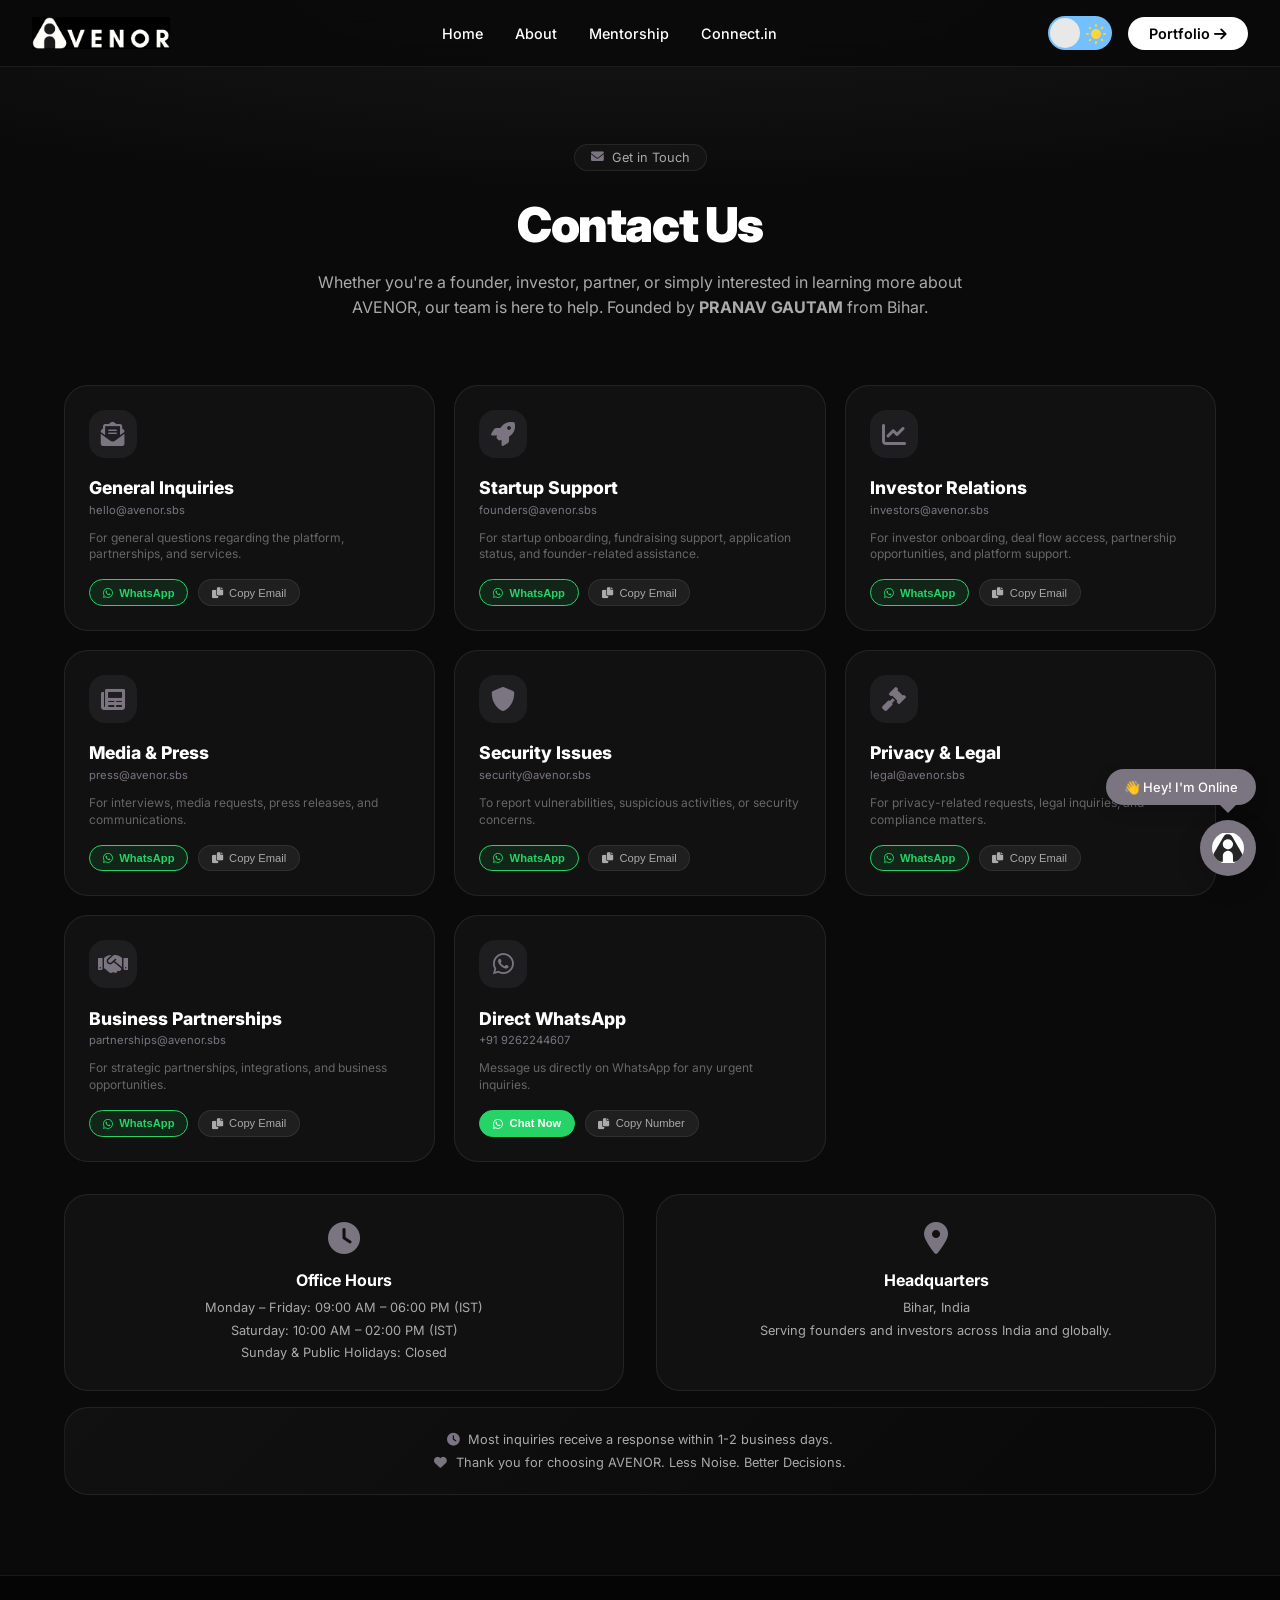
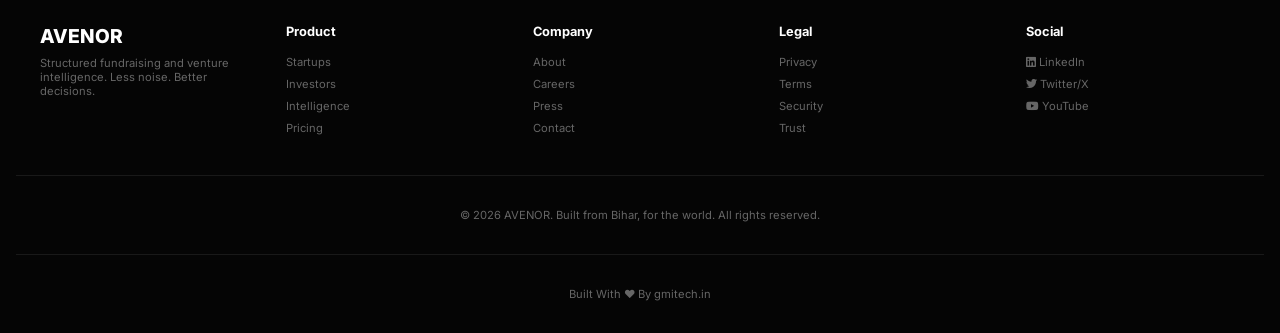
<file: contact.html>
<!DOCTYPE html>
<html lang="en" data-theme="dark">
<head>
    <meta charset="UTF-8">
    <meta name="viewport" content="width=device-width, initial-scale=1.0, user-scalable=yes">
    <title>Contact Us | AVENOR – Get in Touch | Founded by PRANAV GAUTAM</title>
    <link rel="icon" href="images/LogoA.svg" type="image/svg+xml">
    <link rel="canonical" href="https://avenor.sbs/contact.html" />
     <link rel="icon" href="images/LogoA.svg" type="image/svg+xml">
    
    <!-- Primary SEO Meta Tags -->
    <meta name="description" content="Contact AVENOR for startup onboarding, investor partnerships, media inquiries, and business collaborations. Founded by PRANAV GAUTAM from Bihar.">
    <meta name="keywords" content="AVENOR, PRANAV GAUTAM, venture intelligence, startup fundraising, investor discovery, contact AVENOR, AVENOR support">
    <meta name="author" content="PRANAV GAUTAM">
    <meta name="copyright" content="AVENOR">
    <meta name="robots" content="index, follow">
    
    <!-- Open Graph / Social Media -->
    <meta property="og:type" content="website">
    <meta property="og:site_name" content="AVENOR">
    <meta property="og:title" content="AVENOR | Contact Us">
    <meta property="og:description" content="Contact AVENOR for startup onboarding, investor partnerships, media inquiries, and business collaborations.">
    <meta property="og:image" content="https://avenor.sbs/images/LogoA.svg">
    <meta property="og:url" content="https://avenor.sbs/contact.html">
    
    <!-- Twitter Card -->
    <meta name="twitter:card" content="summary_large_image">
    <meta name="twitter:title" content="AVENOR | Contact Us">
    <meta name="twitter:description" content="Contact AVENOR for startup onboarding, investor partnerships, media inquiries, and business collaborations.">
    <meta name="twitter:image" content="https://avenor.sbs/images/LogoA.svg">
    
    <!-- Team Member SEO Meta -->
    <meta name="team:founder" content="PRANAV GAUTAM - Founder & CEO">
    <meta name="team:member" content="AKSHAY SINGH - Team Member">
    <meta name="team:member" content="AMIT NAYAN - Team Member">
    <meta name="built-by" content="gmitech.in">
    
    <link href="https://fonts.googleapis.com/css2?family=Inter:wght@300;400;500;600;700;800;900&display=swap" rel="stylesheet">
    <link rel="stylesheet" href="https://cdnjs.cloudflare.com/ajax/libs/font-awesome/6.0.0-beta3/css/all.min.css">
    
    <style>
        :root {
            --bg: #0a0a0a;
            --bg2: #050505;
            --bg3: #111;
            --text: #ffffff;
            --muted: #aaaaaa;
            --dim: #666666;
            --border: rgba(255,255,255,0.08);
            --card: rgba(255,255,255,0.03);
            --card-h: rgba(255,255,255,0.06);
            --header-bg: rgba(10,10,10,0.95);
            --accent: #7B7481;
            --btn-bg: #ffffff;
            --btn-text: #000000;
            --whatsapp: #25D366;
            --whatsapp-bg: rgba(37,211,102,0.1);
        }
        [data-theme="light"] {
            --bg: #f5f5f0;
            --bg2: #ebebeb;
            --bg3: #e0e0e0;
            --text: #0a0a0a;
            --muted: #555555;
            --dim: #888888;
            --border: rgba(0,0,0,0.08);
            --card: rgba(0,0,0,0.03);
            --card-h: rgba(0,0,0,0.06);
            --header-bg: rgba(245,245,240,0.95);
            --accent: #6a5f70;
            --btn-bg: #0a0a0a;
            --btn-text: #ffffff;
        }
        * { margin: 0; padding: 0; box-sizing: border-box; }
        body { font-family: 'Inter', sans-serif; background: var(--bg); color: var(--text); overflow-x: hidden; transition: background .4s, color .4s; }
        ::-webkit-scrollbar { width: 6px; }
        ::-webkit-scrollbar-track { background: var(--bg2); }
        ::-webkit-scrollbar-thumb { background: var(--accent); border-radius: 4px; }
        a { text-decoration: none; color: inherit; }
        
        /* HEADER */
        .main-header {
            position: fixed;
            top: 0;
            left: 0;
            right: 0;
            z-index: 1000;
            padding: 1rem 2rem;
            background: var(--header-bg);
            backdrop-filter: blur(12px);
            border-bottom: 1px solid var(--border);
            transition: background .4s, border-color .4s;
        }
        .header-container {
            max-width: 1400px;
            margin: 0 auto;
            display: flex;
            align-items: center;
            justify-content: space-between;
            gap: 1rem;
        }
        .logo-center a {
            display: flex;
            align-items: center;
            gap: 8px;
            font-weight: 800;
            font-size: 1.3rem;
            color: var(--text);
        }
        .logo-center img { height: 32px; width: auto; }
        .logo-dark { display: block; }
        .logo-light { display: none; }
        [data-theme="light"] .logo-dark { display: none; }
        [data-theme="light"] .logo-light { display: block; }
        .nav-left { display: flex; gap: 2rem; align-items: center; }
        .nav-left a, .dropdown-btn {
            color: var(--text);
            font-size: .9rem;
            font-weight: 500;
            background: none;
            border: none;
            cursor: pointer;
            font-family: inherit;
            transition: opacity .3s;
        }
        .nav-left a:hover, .dropdown-btn:hover { opacity: .6; }
        .dropdown { position: relative; }
        .dropdown-content {
            display: none;
            position: absolute;
            top: 100%;
            left: 0;
            background: var(--bg3);
            min-width: 200px;
            border-radius: 12px;
            padding: .5rem 0;
            margin-top: .5rem;
            border: 1px solid var(--border);
            z-index: 200;
        }
        .dropdown-content a {
            display: block;
            padding: .7rem 1.2rem;
            font-size: .85rem;
            color: var(--text);
            transition: background .2s;
        }
        .dropdown-content a:hover { background: var(--card-h); }
        .dropdown:hover .dropdown-content { display: block; }
        .nav-right { display: flex; align-items: center; gap: 1rem; }
        .lets-talk-btn {
            background: var(--btn-bg);
            color: var(--btn-text);
            padding: .5rem 1.3rem;
            border-radius: 100px;
            font-weight: 600;
            font-size: .9rem;
            transition: all .3s;
            white-space: nowrap;
        }
        .lets-talk-btn:hover { opacity: .85; transform: scale(1.02); }
        
        /* THEME TOGGLE */
        .switch {
            font-size: 17px;
            position: relative;
            display: inline-block;
            width: 64px;
            height: 34px;
            flex-shrink: 0;
        }
        .switch input { opacity: 0; width: 0; height: 0; }
        .slider {
            position: absolute;
            cursor: pointer;
            top: 0;
            left: 0;
            right: 0;
            bottom: 0;
            background: #73C0FC;
            transition: .4s;
            border-radius: 30px;
        }
        .slider:before {
            position: absolute;
            content: "";
            height: 30px;
            width: 30px;
            border-radius: 20px;
            left: 2px;
            bottom: 2px;
            z-index: 2;
            background: #e8e8e8;
            transition: .4s;
        }
        .sun svg {
            position: absolute;
            top: 6px;
            left: 36px;
            z-index: 1;
            width: 24px;
            height: 24px;
            animation: rotate 15s linear infinite;
        }
        .moon svg {
            fill: #73C0FC;
            position: absolute;
            top: 5px;
            left: 5px;
            z-index: 1;
            width: 24px;
            height: 24px;
            animation: tilt 5s linear infinite;
        }
        @keyframes rotate { to { transform: rotate(360deg); } }
        @keyframes tilt {
            0%,100% { transform: rotate(0); }
            25% { transform: rotate(-10deg); }
            75% { transform: rotate(10deg); }
        }
        .input:checked + .slider { background: #183153; }
        .input:checked + .slider:before { transform: translateX(30px); }
        
        /* MOBILE MENU */
        .hamburger {
            display: none;
            background: none;
            border: none;
            cursor: pointer;
            padding: 4px;
            z-index: 1001;
        }
        .hamburger span {
            display: block;
            width: 25px;
            height: 2px;
            background: var(--text);
            margin: 5px 0;
            transition: all .3s;
        }
        .hamburger.active span:nth-child(1) { transform: translateY(7px) rotate(45deg); }
        .hamburger.active span:nth-child(2) { opacity: 0; }
        .hamburger.active span:nth-child(3) { transform: translateY(-7px) rotate(-45deg); }
        
        .mobile-menu {
            display: none;
            position: fixed;
            top: 0;
            left: 0;
            right: 0;
            bottom: 0;
            background: var(--bg);
            z-index: 999;
            padding: 80px 2rem 2rem;
            flex-direction: column;
            gap: 1.5rem;
            overflow-y: auto;
            transition: background .4s;
        }
        .mobile-menu.active { display: flex; }
        .mobile-menu a, .mobile-dropdown-btn {
            color: var(--text);
            font-size: 1.2rem;
            font-weight: 500;
            padding: .5rem 0;
            border-bottom: 1px solid var(--border);
            background: none;
            text-align: left;
            width: 100%;
            cursor: pointer;
        }
        .mobile-dropdown-content {
            display: none;
            padding-left: 1rem;
            margin-top: .5rem;
        }
        .mobile-dropdown-content a { font-size: 1rem; border-bottom: none; }
        .mobile-theme-row {
            display: flex;
            align-items: center;
            justify-content: space-between;
            padding: .5rem 0;
            border-bottom: 1px solid var(--border);
        }
        .mobile-theme-label { font-size: 1.2rem; font-weight: 500; color: var(--text); }
        
        /* CONTACT PAGE HERO */
        .page-hero {
            padding: 9rem 2rem 4rem;
            text-align: center;
            position: relative;
            overflow: hidden;
        }
        .page-hero::before {
            content: '';
            position: absolute;
            top: 0;
            left: 0;
            right: 0;
            bottom: 0;
            background: radial-gradient(ellipse 80% 50% at 50% 0%, rgba(123,116,129,.12), transparent);
            pointer-events: none;
        }
        .hero-badge {
            display: inline-flex;
            align-items: center;
            gap: 8px;
            background: var(--card);
            border: 1px solid var(--border);
            padding: .3rem 1rem;
            border-radius: 100px;
            font-size: .8rem;
            color: var(--muted);
            margin-bottom: 1.5rem;
        }
        .page-hero h1 {
            font-size: 3rem;
            font-weight: 900;
            letter-spacing: -.03em;
            margin-bottom: 1rem;
            color: var(--text);
        }
        .page-hero p {
            font-size: 1rem;
            color: var(--muted);
            max-width: 650px;
            margin: 0 auto;
            line-height: 1.6;
        }
        
        /* CONTACT CARDS */
        .contact-container {
            max-width: 1200px;
            margin: 0 auto 5rem;
            padding: 0 1.5rem;
        }
        .contact-grid {
            display: grid;
            grid-template-columns: repeat(auto-fit, minmax(320px, 1fr));
            gap: 1.2rem;
            margin-bottom: 2rem;
        }
        .contact-card {
            background: var(--card);
            border: 1px solid var(--border);
            border-radius: 24px;
            padding: 1.5rem;
            transition: all .3s;
        }
        .contact-card:hover {
            background: var(--card-h);
            transform: translateY(-4px);
        }
        .card-icon {
            width: 48px;
            height: 48px;
            background: rgba(123,116,129,0.12);
            border-radius: 16px;
            display: flex;
            align-items: center;
            justify-content: center;
            margin-bottom: 1.2rem;
        }
        .card-icon i { font-size: 1.5rem; color: var(--accent); }
        .card-title { font-size: 1.1rem; font-weight: 800; margin-bottom: .3rem; color: var(--text); }
        .card-subtitle { font-size: .7rem; color: var(--accent); margin-bottom: .8rem; }
        .card-email { font-size: .85rem; color: var(--muted); margin-bottom: .5rem; word-break: break-all; }
        .card-desc { font-size: .75rem; color: var(--dim); margin-bottom: 1rem; line-height: 1.4; }
        .card-actions { display: flex; gap: .6rem; flex-wrap: wrap; }
        .wa-btn {
            background: var(--whatsapp-bg);
            border: 1px solid var(--whatsapp);
            color: var(--whatsapp);
            padding: .4rem .8rem;
            border-radius: 40px;
            font-size: .7rem;
            font-weight: 600;
            cursor: pointer;
            transition: all .2s;
            display: inline-flex;
            align-items: center;
            gap: .4rem;
        }
        .wa-btn:hover { background: var(--whatsapp); color: #fff; }
        .copy-btn {
            background: var(--card-h);
            border: 1px solid var(--border);
            color: var(--muted);
            padding: .4rem .8rem;
            border-radius: 40px;
            font-size: .7rem;
            cursor: pointer;
            transition: all .2s;
            display: inline-flex;
            align-items: center;
            gap: .4rem;
        }
        .copy-btn:hover { background: var(--accent); color: #fff; border-color: var(--accent); }
        
        /* OFFICE HOURS & LOCATION */
        .info-row {
            display: flex;
            flex-wrap: wrap;
            gap: 2rem;
            margin-top: 1rem;
        }
        .info-card {
            flex: 1;
            background: var(--card);
            border: 1px solid var(--border);
            border-radius: 24px;
            padding: 1.5rem;
            text-align: center;
        }
        .info-icon { font-size: 2rem; color: var(--accent); margin-bottom: .8rem; }
        .info-title { font-size: 1rem; font-weight: 700; margin-bottom: .5rem; color: var(--text); }
        .info-detail { font-size: .8rem; color: var(--muted); line-height: 1.5; }
        .info-detail p { margin-bottom: .2rem; }
        
        .response-box {
            background: linear-gradient(135deg, var(--card), transparent);
            border: 1px solid var(--border);
            border-radius: 24px;
            padding: 1.5rem;
            text-align: center;
            margin-top: 1rem;
        }
        .response-box p { font-size: .8rem; color: var(--muted); }
        .response-box i { color: var(--accent); margin-right: .3rem; }
        
        /* FOOTER */
        .footer {
            background: var(--bg2);
            padding: 3rem 1rem 2rem;
            border-top: 1px solid var(--border);
            margin-top: 2rem;
        }
        .footer-grid {
            display: grid;
            grid-template-columns: repeat(auto-fit, minmax(150px, 1fr));
            gap: 2rem;
            max-width: 1200px;
            margin: 0 auto;
        }
        .footer-logo {
            font-size: 1.2rem;
            font-weight: 800;
            margin-bottom: .5rem;
            color: var(--text);
        }
        .footer-grid p { font-size: .7rem; color: var(--dim); }
        .footer-grid h4 {
            font-size: .8rem;
            font-weight: 700;
            margin-bottom: 1rem;
            color: var(--text);
        }
        .footer-grid a {
            display: block;
            font-size: .7rem;
            color: var(--dim);
            margin-bottom: .5rem;
            transition: color .3s;
        }
        .footer-grid a:hover { color: var(--text); }
        .footer-bottom {
            text-align: center;
            padding-top: 2rem;
            margin-top: 2rem;
            border-top: 1px solid var(--border);
            font-size: .7rem;
            color: var(--dim);
        }
        
        /* CHATBOT STYLES */
        .chatbot-btn {
            position: fixed;
            bottom: 24px;
            right: 24px;
            width: 56px;
            height: 56px;
            background: var(--accent);
            border: none;
            border-radius: 50%;
            cursor: pointer;
            z-index: 9998;
            box-shadow: 0 8px 24px rgba(0, 0, 0, 0.2);
            transition: all 0.3s cubic-bezier(0.4, 0, 0.2, 1);
            display: flex;
            align-items: center;
            justify-content: center;
        }
        .chatbot-btn:hover { transform: scale(1.05); box-shadow: 0 12px 28px rgba(0, 0, 0, 0.25); }
        .chatbot-btn img { width: 32px; height: 32px; border-radius: 50%; object-fit: contain; }
        
        .chatbot-popup {
            position: fixed;
            bottom: 95px;
            right: 24px;
            background: var(--accent);
            color: #fff;
            padding: 10px 18px;
            border-radius: 30px;
            font-size: 13px;
            font-weight: 500;
            z-index: 9997;
            animation: popupFloat 2.5s ease-in-out infinite;
            box-shadow: 0 6px 16px rgba(0, 0, 0, 0.15);
            white-space: nowrap;
            font-family: 'Inter', sans-serif;
        }
        .chatbot-popup::after {
            content: '';
            position: absolute;
            bottom: -8px;
            right: 20px;
            border-width: 8px 8px 0;
            border-style: solid;
            border-color: var(--accent) transparent transparent;
        }
        @keyframes popupFloat {
            0%, 100% { transform: translateY(0); }
            50% { transform: translateY(-6px); }
        }
        
        .chatbot-window {
            position: fixed;
            bottom: 100px;
            right: 24px;
            width: 400px;
            max-width: calc(100vw - 48px);
            height: 600px;
            max-height: calc(100vh - 120px);
            background: var(--card);
            backdrop-filter: blur(20px);
            border-radius: 28px;
            box-shadow: 0 25px 50px rgba(0, 0, 0, 0.3);
            display: flex;
            flex-direction: column;
            overflow: hidden;
            z-index: 9999;
            border: 1px solid var(--border);
            transition: all 0.3s ease;
            font-family: 'Inter', sans-serif;
        }
        .chatbot-window.hidden { display: none; }
        
        .chat-header {
            display: flex;
            align-items: center;
            justify-content: space-between;
            padding: 18px 20px;
            background: var(--accent);
            color: white;
        }
        .chat-header-left { display: flex; align-items: center; gap: 12px; }
        .chat-header-left img {
            width: 42px;
            height: 42px;
            border-radius: 50%;
            background: white;
            padding: 8px;
            object-fit: contain;
        }
        .chat-header-info h4 { margin: 0; font-size: 16px; font-weight: 700; }
        .chat-header-info p { margin: 4px 0 0; font-size: 11px; opacity: 0.85; }
        .close-chat {
            background: rgba(255,255,255,0.15);
            border: none;
            color: white;
            font-size: 18px;
            cursor: pointer;
            width: 32px;
            height: 32px;
            border-radius: 50%;
            display: flex;
            align-items: center;
            justify-content: center;
            transition: background 0.2s;
        }
        .close-chat:hover { background: rgba(255,255,255,0.3); }
        
        .chat-messages {
            flex: 1;
            overflow-y: auto;
            padding: 20px;
            display: flex;
            flex-direction: column;
            gap: 12px;
        }
        .message {
            max-width: 85%;
            padding: 10px 16px;
            border-radius: 20px;
            font-size: 13px;
            line-height: 1.45;
            word-wrap: break-word;
        }
        .user-message {
            align-self: flex-end;
            background: var(--accent);
            color: white;
            border-bottom-right-radius: 4px;
        }
        .bot-message {
            align-self: flex-start;
            background: var(--card-h);
            color: var(--text);
            border-bottom-left-radius: 4px;
        }
        .bot-message a { color: var(--accent); text-decoration: underline; }
        
        .quick-buttons {
            padding: 12px 16px;
            display: flex;
            flex-wrap: wrap;
            gap: 10px;
            border-top: 1px solid var(--border);
            background: var(--card);
        }
        .quick-btn {
            padding: 8px 16px;
            border-radius: 30px;
            font-size: 12px;
            font-weight: 500;
            background: var(--card-h);
            border: 1px solid var(--border);
            color: var(--text);
            cursor: pointer;
            transition: all 0.2s ease;
        }
        .quick-btn:hover {
            background: var(--accent);
            color: white;
            border-color: var(--accent);
            transform: translateY(-1px);
        }
        
        .chat-input-area {
            display: flex;
            padding: 14px 16px;
            gap: 10px;
            border-top: 1px solid var(--border);
            background: var(--card);
        }
        .chat-input-area input {
            flex: 1;
            padding: 12px 16px;
            border-radius: 30px;
            border: 1px solid var(--border);
            background: var(--bg);
            color: var(--text);
            font-size: 13px;
            outline: none;
        }
        .chat-input-area input:focus { border-color: var(--accent); }
        .send-btn {
            background: var(--accent);
            border: none;
            border-radius: 50%;
            width: 42px;
            height: 42px;
            color: white;
            cursor: pointer;
            transition: all 0.2s;
            display: flex;
            align-items: center;
            justify-content: center;
        }
        .send-btn:hover { transform: scale(1.05); }
        
        /* TOAST NOTIFICATION */
        .toast {
            position: fixed;
            bottom: 2rem;
            right: 2rem;
            background: var(--accent);
            color: #fff;
            padding: .8rem 1.2rem;
            border-radius: 12px;
            font-size: .8rem;
            z-index: 2000;
            animation: slideIn .3s ease;
            box-shadow: 0 4px 12px rgba(0,0,0,0.2);
        }
        @keyframes slideIn {
            from { transform: translateX(100%); opacity: 0; }
            to { transform: translateX(0); opacity: 1; }
        }
        
        @media (max-width: 768px) {
            .nav-left, .nav-right { display: none; }
            .hamburger { display: block; }
            .page-hero h1 { font-size: 2rem; }
            .contact-grid { grid-template-columns: 1fr; }
            .info-row { flex-direction: column; }
            .contact-card { padding: 1.2rem; }
            .chatbot-window { width: calc(100vw - 32px); right: 16px; bottom: 80px; height: 520px; }
            .chatbot-btn { bottom: 16px; right: 16px; width: 50px; height: 50px; }
            .chatbot-popup { bottom: 80px; right: 16px; padding: 8px 14px; font-size: 11px; white-space: nowrap; }
        }
        @media (max-width: 480px) {
            .page-hero { padding: 7rem 1rem 3rem; }
        }
    </style>
    
    <script type="application/ld+json">
    {
      "@context": "https://schema.org",
      "@type": "Organization",
      "name": "AVENOR",
      "url": "https://avenor.sbs",
      "logo": "https://avenor.sbs/images/LogoA.svg",
      "description": "AVENOR is a venture intelligence platform helping startups raise smarter and investors discover high-signal opportunities. Founded by PRANAV GAUTAM from Bihar.",
      "founder": {
        "@type": "Person",
        "name": "PRANAV GAUTAM",
        "jobTitle": "Founder & CEO"
      },
      "address": {
        "@type": "PostalAddress",
        "addressLocality": "Bihar",
        "addressCountry": "India"
      },
      "foundingDate": "2026",
      "industry": "Venture Intelligence",
      "mission": "Less Noise. Better Decisions.",
      "contactPoint": {
        "@type": "ContactPoint",
        "contactType": "customer support",
        "email": "hello@avenor.sbs"
      }
    }
    </script>
</head>
<body>

 <header class="main-header">
    <div class="header-container">
        <div class="logo-center">
            <a href="index.html">
                <img class="logo-dark" src="images/blacklogo.png" alt="AVENOR" onerror="this.src='https://placehold.co/32x32/fff/000?text=A'">
                <img class="logo-light" src="images/whitelogo.png" alt="AVENOR" onerror="this.src='https://placehold.co/32x32/000/fff?text=A'">
            </a>
        </div>
        <div class="nav-left">
            <a href="index.html">Home</a>
            <a href="about.html">About</a>
            <a href="mentorship.html">Mentorship</a>
            <a href="connect.html">Connect.in</a>
        </div>
        <div class="nav-right">
            <label class="switch" title="Toggle dark/light mode">
                <span class="sun"><svg xmlns="http://www.w3.org/2000/svg" viewBox="0 0 24 24"><g fill="#ffd43b"><circle r="5" cy="12" cx="12"></circle><path d="m21 13h-1a1 1 0 0 1 0-2h1a1 1 0 0 1 0 2zm-17 0h-1a1 1 0 0 1 0-2h1a1 1 0 0 1 0 2zm13.66-5.66a1 1 0 0 1-.66-.29 1 1 0 0 1 0-1.41l.71-.71a1 1 0 1 1 1.41 1.41l-.71.71a1 1 0 0 1-.75.29zm-12.02 12.02a1 1 0 0 1-.71-.29 1 1 0 0 1 0-1.41l.71-.66a1 1 0 0 1 1.41 1.41l-.71.71a1 1 0 0 1-.7.24zm6.36-14.36a1 1 0 0 1-1-1v-1a1 1 0 0 1 2 0v1a1 1 0 0 1-1 1zm0 17a1 1 0 0 1-1-1v-1a1 1 0 0 1 2 0v1a1 1 0 0 1-1 1zm-5.66-14.66a1 1 0 0 1-.7-.29l-.71-.71a1 1 0 0 1 1.41-1.41l.71.71a1 1 0 0 1 0 1.41 1 1 0 0 1-.71.29zm12.02 12.02a1 1 0 0 1-.7-.29l-.66-.71a1 1 0 0 1 1.36-1.36l.71.71a1 1 0 0 1 0 1.41 1 1 0 0 1-.71.24z"></path></g></svg></span>
                <span class="moon"><svg xmlns="http://www.w3.org/2000/svg" viewBox="0 0 384 512"><path d="m223.5 32c-123.5 0-223.5 100.3-223.5 224s100 224 223.5 224c60.6 0 115.5-24.2 155.8-63.4 5-4.9 6.3-12.5 3.1-18.7s-10.1-9.7-17-8.5c-9.8 1.7-19.8 2.6-30.1 2.6-96.9 0-175.5-78.8-175.5-176 0-65.8 36-123.1 89.3-153.3 6.1-3.5 9.2-10.5 7.7-17.3s-7.3-11.9-14.3-12.5c-6.3-.5-12.6-.8-19-.8z"></path></svg></span>
                <input type="checkbox" class="input" id="themeToggle">
                <span class="slider"></span>
            </label>
            <a href="portfolio.html" class="lets-talk-btn">Portfolio <i class="fas fa-arrow-right"></i></a>
        </div>
        <button class="hamburger" id="hamburgerBtn"><span></span><span></span><span></span></button>
    </div>
</header>

<div class="mobile-menu" id="mobileMenu">
    <div class="mobile-theme-row">
        <span class="mobile-theme-label">Dark Mode</span>
        <label class="switch">
            <span class="sun"><svg xmlns="http://www.w3.org/2000/svg" viewBox="0 0 24 24"><g fill="#ffd43b"><circle r="5" cy="12" cx="12"></circle><path d="m21 13h-1a1 1 0 0 1 0-2h1a1 1 0 0 1 0 2zm-17 0h-1a1 1 0 0 1 0-2h1a1 1 0 0 1 0 2zm13.66-5.66a1 1 0 0 1-.66-.29 1 1 0 0 1 0-1.41l.71-.71a1 1 0 1 1 1.41 1.41l-.71.71a1 1 0 0 1-.75.29zm-12.02 12.02a1 1 0 0 1-.71-.29 1 1 0 0 1 0-1.41l.71-.66a1 1 0 0 1 1.41 1.41l-.71.71a1 1 0 0 1-.7.24zm6.36-14.36a1 1 0 0 1-1-1v-1a1 1 0 0 1 2 0v1a1 1 0 0 1-1 1zm0 17a1 1 0 0 1-1-1v-1a1 1 0 0 1 2 0v1a1 1 0 0 1-1 1zm-5.66-14.66a1 1 0 0 1-.7-.29l-.71-.71a1 1 0 0 1 1.41-1.41l.71.71a1 1 0 0 1 0 1.41 1 1 0 0 1-.71.29zm12.02 12.02a1 1 0 0 1-.7-.29l-.66-.71a1 1 0 0 1 1.36-1.36l.71.71a1 1 0 0 1 0 1.41 1 1 0 0 1-.71.24z"></path></g></svg></span>
            <span class="moon"><svg xmlns="http://www.w3.org/2000/svg" viewBox="0 0 384 512"><path d="m223.5 32c-123.5 0-223.5 100.3-223.5 224s100 224 223.5 224c60.6 0 115.5-24.2 155.8-63.4 5-4.9 6.3-12.5 3.1-18.7s-10.1-9.7-17-8.5c-9.8 1.7-19.8 2.6-30.1 2.6-96.9 0-175.5-78.8-175.5-176 0-65.8 36-123.1 89.3-153.3 6.1-3.5 9.2-10.5 7.7-17.3s-7.3-11.9-14.3-12.5c-6.3-.5-12.6-.8-19-.8z"></path></svg></span>
            <input type="checkbox" class="input" id="themeToggleMobile">
            <span class="slider"></span>
        </label>
    </div>
    <a href="index.html">Home</a>
    <a href="about.html">About</a>
    <a href="mentorship.html">Mentorship</a>
    <a href="connect.html">Connect.in</a>
    <a href="portfolio.html">Portfolio</a>
</div>

<!-- HERO SECTION -->
<section class="page-hero">
    <div class="hero-badge"><i class="fas fa-envelope" style="color:var(--accent);"></i> Get in Touch</div>
    <h1>Contact Us</h1>
    <p>Whether you're a founder, investor, partner, or simply interested in learning more about AVENOR, our team is here to help. Founded by <strong>PRANAV GAUTAM</strong> from Bihar.</p>
</section>

<!-- CONTACT CARDS GRID -->
<div class="contact-container">
    <div class="contact-grid">
        <div class="contact-card">
            <div class="card-icon"><i class="fas fa-envelope-open-text"></i></div>
            <div class="card-title">General Inquiries</div>
            <div class="card-subtitle">hello@avenor.sbs</div>
            <div class="card-desc">For general questions regarding the platform, partnerships, and services.</div>
            <div class="card-actions">
                <button class="wa-btn" onclick="sendWhatsApp('General Inquiry', 'hello@avenor.sbs')"><i class="fab fa-whatsapp"></i> WhatsApp</button>
                <button class="copy-btn" onclick="copyEmail('hello@avenor.sbs')"><i class="fas fa-copy"></i> Copy Email</button>
            </div>
        </div>

        <div class="contact-card">
            <div class="card-icon"><i class="fas fa-rocket"></i></div>
            <div class="card-title">Startup Support</div>
            <div class="card-subtitle">founders@avenor.sbs</div>
            <div class="card-desc">For startup onboarding, fundraising support, application status, and founder-related assistance.</div>
            <div class="card-actions">
                <button class="wa-btn" onclick="sendWhatsApp('Startup Support', 'founders@avenor.sbs')"><i class="fab fa-whatsapp"></i> WhatsApp</button>
                <button class="copy-btn" onclick="copyEmail('founders@avenor.sbs')"><i class="fas fa-copy"></i> Copy Email</button>
            </div>
        </div>

        <div class="contact-card">
            <div class="card-icon"><i class="fas fa-chart-line"></i></div>
            <div class="card-title">Investor Relations</div>
            <div class="card-subtitle">investors@avenor.sbs</div>
            <div class="card-desc">For investor onboarding, deal flow access, partnership opportunities, and platform support.</div>
            <div class="card-actions">
                <button class="wa-btn" onclick="sendWhatsApp('Investor Relations', 'investors@avenor.sbs')"><i class="fab fa-whatsapp"></i> WhatsApp</button>
                <button class="copy-btn" onclick="copyEmail('investors@avenor.sbs')"><i class="fas fa-copy"></i> Copy Email</button>
            </div>
        </div>

        <div class="contact-card">
            <div class="card-icon"><i class="fas fa-newspaper"></i></div>
            <div class="card-title">Media & Press</div>
            <div class="card-subtitle">press@avenor.sbs</div>
            <div class="card-desc">For interviews, media requests, press releases, and communications.</div>
            <div class="card-actions">
                <button class="wa-btn" onclick="sendWhatsApp('Media & Press', 'press@avenor.sbs')"><i class="fab fa-whatsapp"></i> WhatsApp</button>
                <button class="copy-btn" onclick="copyEmail('press@avenor.sbs')"><i class="fas fa-copy"></i> Copy Email</button>
            </div>
        </div>

        <div class="contact-card">
            <div class="card-icon"><i class="fas fa-shield-alt"></i></div>
            <div class="card-title">Security Issues</div>
            <div class="card-subtitle">security@avenor.sbs</div>
            <div class="card-desc">To report vulnerabilities, suspicious activities, or security concerns.</div>
            <div class="card-actions">
                <button class="wa-btn" onclick="sendWhatsApp('Security Issue', 'security@avenor.sbs')"><i class="fab fa-whatsapp"></i> WhatsApp</button>
                <button class="copy-btn" onclick="copyEmail('security@avenor.sbs')"><i class="fas fa-copy"></i> Copy Email</button>
            </div>
        </div>

        <div class="contact-card">
            <div class="card-icon"><i class="fas fa-gavel"></i></div>
            <div class="card-title">Privacy & Legal</div>
            <div class="card-subtitle">legal@avenor.sbs</div>
            <div class="card-desc">For privacy-related requests, legal inquiries, and compliance matters.</div>
            <div class="card-actions">
                <button class="wa-btn" onclick="sendWhatsApp('Privacy & Legal', 'legal@avenor.sbs')"><i class="fab fa-whatsapp"></i> WhatsApp</button>
                <button class="copy-btn" onclick="copyEmail('legal@avenor.sbs')"><i class="fas fa-copy"></i> Copy Email</button>
            </div>
        </div>

        <div class="contact-card">
            <div class="card-icon"><i class="fas fa-handshake"></i></div>
            <div class="card-title">Business Partnerships</div>
            <div class="card-subtitle">partnerships@avenor.sbs</div>
            <div class="card-desc">For strategic partnerships, integrations, and business opportunities.</div>
            <div class="card-actions">
                <button class="wa-btn" onclick="sendWhatsApp('Business Partnerships', 'partnerships@avenor.sbs')"><i class="fab fa-whatsapp"></i> WhatsApp</button>
                <button class="copy-btn" onclick="copyEmail('partnerships@avenor.sbs')"><i class="fas fa-copy"></i> Copy Email</button>
            </div>
        </div>

        <div class="contact-card">
            <div class="card-icon"><i class="fab fa-whatsapp"></i></div>
            <div class="card-title">Direct WhatsApp</div>
            <div class="card-subtitle">+91 9262244607</div>
            <div class="card-desc">Message us directly on WhatsApp for any urgent inquiries.</div>
            <div class="card-actions">
                <button class="wa-btn" onclick="window.open('https://wa.me/9192622444607?text=Hi%20AVENOR%20team,%20I%20have%20a%20question%20about%20your%20platform.%20Please%20help.', '_blank')" style="background:var(--whatsapp);color:#fff;"><i class="fab fa-whatsapp"></i> Chat Now</button>
                <button class="copy-btn" onclick="copyPhone('+9192622444607')"><i class="fas fa-copy"></i> Copy Number</button>
            </div>
        </div>
    </div>

    <div class="info-row">
        <div class="info-card">
            <div class="info-icon"><i class="fas fa-clock"></i></div>
            <div class="info-title">Office Hours</div>
            <div class="info-detail">
                <p>Monday – Friday: 09:00 AM – 06:00 PM (IST)</p>
                <p>Saturday: 10:00 AM – 02:00 PM (IST)</p>
                <p>Sunday & Public Holidays: Closed</p>
            </div>
        </div>
        <div class="info-card">
            <div class="info-icon"><i class="fas fa-map-marker-alt"></i></div>
            <div class="info-title">Headquarters</div>
            <div class="info-detail">
                <p>Bihar, India</p>
                <p>Serving founders and investors across India and globally.</p>
            </div>
        </div>
    </div>

    <div class="response-box">
        <p><i class="fas fa-clock"></i> Most inquiries receive a response within 1-2 business days.</p>
        <p style="margin-top:.5rem;"><i class="fas fa-heart"></i> Thank you for choosing AVENOR. Less Noise. Better Decisions.</p>
    </div>
</div>

<footer class="footer">
    <div class="footer-grid">
        <div><div class="footer-logo">AVENOR</div><p>Structured fundraising and venture intelligence. Less noise. Better decisions.</p></div>
        <div><h4>Product</h4><a>Startups</a><a>Investors</a><a>Intelligence</a><a>Pricing</a></div>
        <div><h4>Company</h4><a href="about.html">About</a><a href="career.html">Careers</a><a href="press.html">Press</a><a href="contact.html">Contact</a></div>
        <div><h4>Legal</h4><a href="privacy.html">Privacy</a><a href="terms.html">Terms</a><a href="security.html">Security</a><a>Trust</a></div>
        <div><h4>Social</h4><a href="#"><i class="fab fa-linkedin"></i> LinkedIn</a><a href="#"><i class="fab fa-twitter"></i> Twitter/X</a><a href="#"><i class="fab fa-youtube"></i> YouTube</a></div>
    </div>
    <div class="footer-bottom">© 2026 AVENOR. Built from Bihar, for the world. All rights reserved.</div>
    <div class="footer-bottom">Built With ❤️ By gmitech.in</div>
</footer>

<!-- Floating Message Bubble -->
<div class="chatbot-popup" id="chatbotPopup">👋 Hey! I'm Online</div>

<!-- Chatbot Button (No border, no green badge) -->
<button class="chatbot-btn" id="chatbotToggleBtn">
    <img src="images/LogoA.svg" alt="AVENOR Chatbot">
</button>

<!-- Chatbot Window -->
<div class="chatbot-window hidden" id="chatbotWindow">
    <div class="chat-header">
        <div class="chat-header-left">
            <img src="images/LogoA.svg" alt="AVENOR AI">
            <div class="chat-header-info">
                <h4>AVENOR AI Assistant</h4>
                <p>✨ Always here to help</p>
            </div>
        </div>
        <button class="close-chat" id="closeChatBtn">✕</button>
    </div>
    <div class="chat-messages" id="chatMessages">
        <div class="message bot-message">👋 Hey there! I'm AVENOR AI Assistant. What's your name?</div>
    </div>
    <div class="quick-buttons" id="quickButtons"></div>
    <div class="chat-input-area">
        <input type="text" id="chatInput" placeholder="Type your message..." onkeypress="if(event.key==='Enter') sendMessage()">
        <button class="send-btn" onclick="sendMessage()"><i class="fas fa-paper-plane"></i></button>
    </div>
</div>

<script>
    // ============================================
    // PREMIUM CHATBOT LOGIC
    // ============================================
    let userName = null;
    let waitingForName = true;
    
    const faqDatabase = [
        { keywords: ["founder", "who created", "who started", "ceo", "pranav", "gautam", "pranav gautam", "company founder", "founder name"], 
          answer: "👨‍💼 <strong>PRANAV GAUTAM</strong> is the Founder & CEO of AVENOR. He started building internet products at age 14 and founded AVENOR in 2026 from Bihar, India with the mission <strong>'Less Noise. Better Decisions.'</strong>" },
        { keywords: ["what is avenor", "avenor meaning", "about avenor", "company background", "avenor story"], 
          answer: "🚀 <strong>AVENOR</strong> is a venture intelligence platform helping startups raise smarter and investors discover high-signal opportunities through AI-powered insights, founder KPI tracking, and intelligent deal sourcing. Built from Bihar for the world." }
    ];
    
    const quickReplies = [
        "Who is the founder?",
        "What is AVENOR?",
        "Services offered?",
        "Contact support?"
    ];
    
    function updateQuickButtons() {
        const container = document.getElementById('quickButtons');
        if (!container) return;
        container.innerHTML = quickReplies.map(q => `<button class="quick-btn" onclick="sendQuickReply('${q.replace(/'/g, "\\'")}')">${q}</button>`).join('');
        container.innerHTML += `<button class="quick-btn" onclick="window.location.href='contact.html'">📞 Contact AVENOR Team</button>`;
    }
    
    function addMessage(text, isUser = false) {
        const container = document.getElementById('chatMessages');
        const div = document.createElement('div');
        div.className = `message ${isUser ? 'user-message' : 'bot-message'}`;
        div.innerHTML = text;
        container.appendChild(div);
        container.scrollTop = container.scrollHeight;
    }
    
    function sendQuickReply(text) {
        document.getElementById('chatInput').value = text;
        sendMessage();
    }
    
    function findBestMatch(message) {
        const lowerMsg = message.toLowerCase();
        for (const faq of faqDatabase) {
            for (const keyword of faq.keywords) {
                if (lowerMsg.includes(keyword.toLowerCase())) {
                    return faq;
                }
            }
        }
        return null;
    }
    
    function sendMessage() {
        const input = document.getElementById('chatInput');
        const message = input.value.trim();
        if (!message) return;
        addMessage(message, true);
        input.value = '';
        setTimeout(() => processMessage(message), 300);
    }
    
    function processMessage(message) {
        if (waitingForName) {
            userName = message.trim();
            waitingForName = false;
            addMessage(`Hey <strong>${userName}</strong>, nice to meet you! 👋 I'm here to help you learn about AVENOR. What would you like to know?`);
            updateQuickButtons();
            return;
        }
        if (message.toLowerCase().includes('bye') || message.toLowerCase().includes('goodbye')) {
            addMessage(`Goodbye <strong>${userName}</strong>! Feel free to reach out anytime. Have a great day! 🚀`);
            setTimeout(() => document.getElementById('chatbotWindow').classList.add('hidden'), 2000);
            return;
        }
        const match = findBestMatch(message);
        if (match) {
            addMessage(match.answer);
        } else {
            addMessage(`Thank you for your question, <strong>${userName}</strong>! For detailed assistance, please visit our <a href='contact.html' style='color:#4f8cff;'>Contact page</a> or <a href='connect.html' style='color:#4f8cff;'>Connect page</a>. Our team would be happy to help!`);
        }
    }
    
    // Chatbot Toggle
    const chatbotBtn = document.getElementById('chatbotToggleBtn');
    const chatbotWindow = document.getElementById('chatbotWindow');
    const closeChatBtn = document.getElementById('closeChatBtn');
    const chatbotPopup = document.getElementById('chatbotPopup');
    if (chatbotBtn) {
        chatbotBtn.addEventListener('click', () => {
            chatbotWindow.classList.toggle('hidden');
            if (chatbotPopup) chatbotPopup.style.opacity = '0';
            setTimeout(() => { if (chatbotPopup) chatbotPopup.style.display = 'none'; }, 300);
        });
    }
    if (closeChatBtn) {
        closeChatBtn.addEventListener('click', () => {
            chatbotWindow.classList.add('hidden');
            if (chatbotPopup) {
                chatbotPopup.style.display = 'flex';
                setTimeout(() => { if (chatbotPopup) chatbotPopup.style.opacity = '1'; }, 50);
            }
        });
    }
    
    // Theme Toggle
    const html = document.documentElement;
    const t1 = document.getElementById('themeToggle');
    const t2 = document.getElementById('themeToggleMobile');
    function setTheme(light) {
        html.setAttribute('data-theme', light ? 'light' : 'dark');
        if (t1) t1.checked = light;
        if (t2) t2.checked = light;
        localStorage.setItem('avenor-theme', light ? 'light' : 'dark');
    }
    if (localStorage.getItem('avenor-theme') === 'light') setTheme(true);
    if (t1) t1.addEventListener('change', () => setTheme(t1.checked));
    if (t2) t2.addEventListener('change', () => setTheme(t2.checked));
    
    // Mobile Menu
    const hbtn = document.getElementById('hamburgerBtn');
    const mmenu = document.getElementById('mobileMenu');
    if (hbtn) {
        hbtn.addEventListener('click', (e) => {
            e.stopPropagation();
            mmenu.classList.toggle('active');
            hbtn.classList.toggle('active');
        });
    }
    const mobileDropdownBtn = document.getElementById('mobileDropdownBtn');
    const mobileDropdownContent = document.getElementById('mobileDropdownContent');
    if (mobileDropdownBtn) {
        mobileDropdownBtn.addEventListener('click', (e) => {
            e.stopPropagation();
            if (mobileDropdownContent) {
                mobileDropdownContent.style.display = mobileDropdownContent.style.display === 'block' ? 'none' : 'block';
            }
        });
    }
    document.querySelectorAll('.mobile-menu a, .mobile-menu .mobile-dropdown-content a').forEach(link => {
        link.addEventListener('click', () => {
            mmenu.classList.remove('active');
            if (hbtn) hbtn.classList.remove('active');
        });
    });
    
    // Contact Functions
    const WHATSAPP_NUMBER = '9192622444607';
    
    function sendWhatsApp(department, email) {
        const message = `*AVENOR CONTACT FORM*%0A%0A*Department:* ${department}%0A*Email:* ${email}%0A%0A---%0A%0A*Name:* %0A*Message:* %0A%0A(This message was sent from the AVENOR Contact Page)`;
        window.open(`https://wa.me/${WHATSAPP_NUMBER}?text=${message}`, '_blank');
    }
    
    function copyEmail(email) {
        navigator.clipboard.writeText(email).then(() => {
            showToast(`📧 ${email} copied to clipboard!`);
        });
    }
    
    function copyPhone(phone) {
        navigator.clipboard.writeText(phone).then(() => {
            showToast(`📱 ${phone} copied to clipboard!`);
        });
    }
    
    function showToast(message) {
        const existingToast = document.querySelector('.toast');
        if (existingToast) existingToast.remove();
        const toast = document.createElement('div');
        toast.className = 'toast';
        toast.innerHTML = message;
        document.body.appendChild(toast);
        setTimeout(() => {
            toast.style.opacity = '0';
            setTimeout(() => toast.remove(), 300);
        }, 2500);
    }
</script>
</body>
</html>
</file>
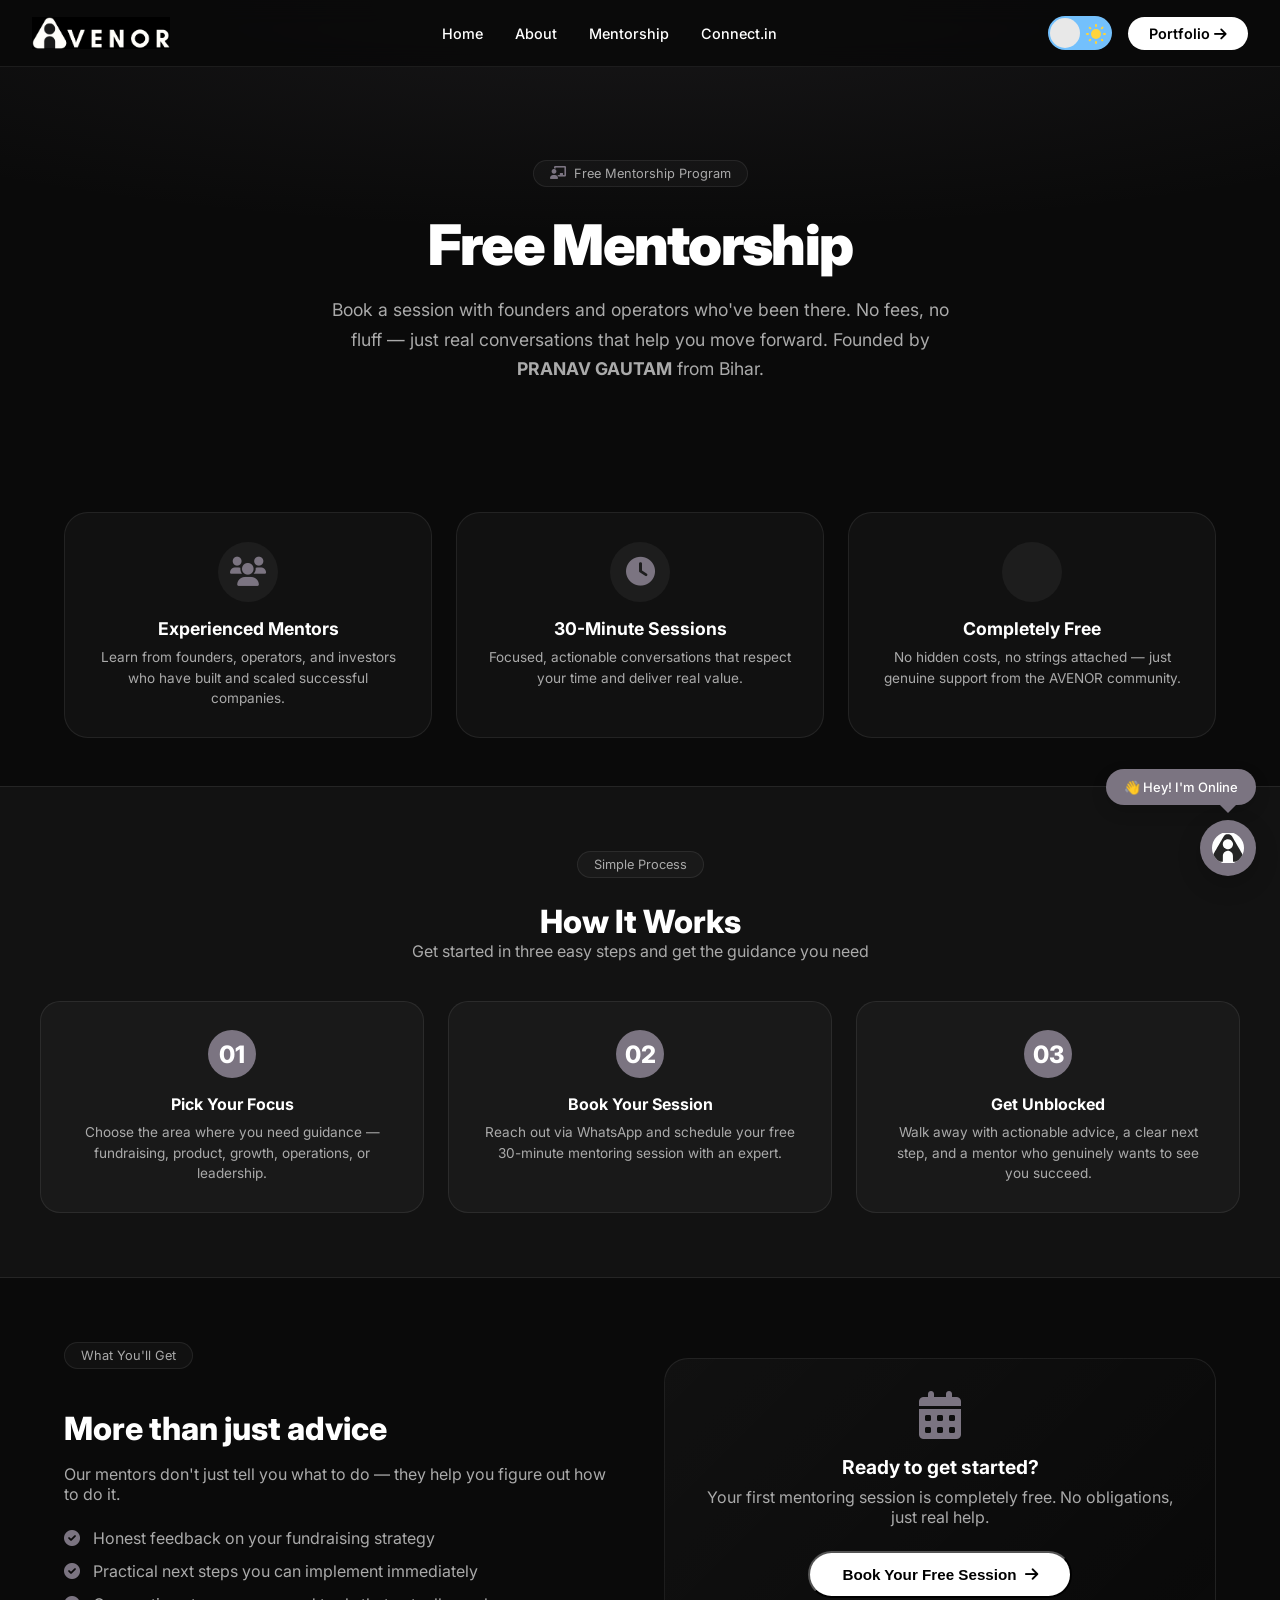
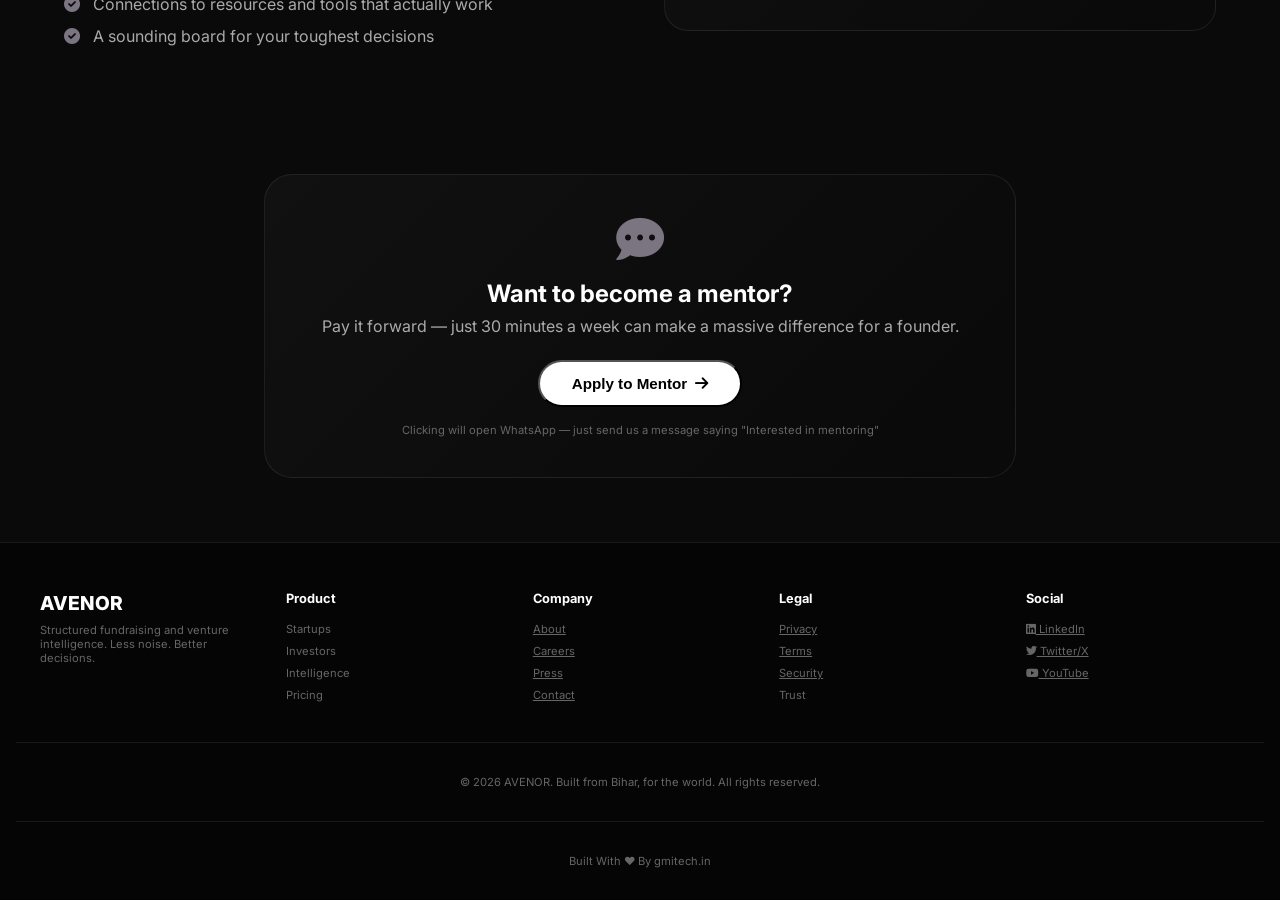
<file: free-mentorship.html>
<!DOCTYPE html>
<html lang="en" data-theme="dark">
<head>
    <meta charset="UTF-8">
    <meta name="viewport" content="width=device-width, initial-scale=1.0, user-scalable=yes">
    <title>Free Mentorship | AVENOR – Book Free 30-Minute Session</title>
    <link rel="icon" href="images/LogoA.svg" type="image/svg+xml">
    <link rel="canonical" href="https://avenor.sbs/free-mentorship.html" />
     <link rel="icon" href="images/LogoA.svg" type="image/svg+xml">
    <!-- Primary SEO Meta Tags -->
    <meta name="description" content="Get free 30-minute mentorship sessions from experienced founders and investors. Book your free session today. No fees. Built from Bihar by PRANAV GAUTAM.">
    <meta name="keywords" content="AVENOR, PRANAV GAUTAM, free mentorship, startup mentorship, founder mentorship, investor mentorship, AVENOR mentorship">
    <meta name="author" content="PRANAV GAUTAM">
    <meta name="copyright" content="AVENOR">
    <meta name="robots" content="index, follow">
    
    <!-- Open Graph / Social Media -->
    <meta property="og:type" content="website">
    <meta property="og:site_name" content="AVENOR">
    <meta property="og:title" content="AVENOR Free Mentorship – Book Your Session">
    <meta property="og:description" content="Get free 30-minute mentorship sessions from experienced founders and investors. Book your free session today. No fees.">
    <meta property="og:image" content="https://avenor.sbs/images/LogoA.svg">
    <meta property="og:url" content="https://avenor.sbs/free-mentorship.html">
    
    <!-- Twitter Card -->
    <meta name="twitter:card" content="summary_large_image">
    <meta name="twitter:title" content="AVENOR Free Mentorship – Book Your Session">
    <meta name="twitter:description" content="Get free 30-minute mentorship sessions from experienced founders and investors.">
    <meta name="twitter:image" content="https://avenor.sbs/images/LogoA.svg">
    
    <!-- Team Member SEO Meta -->
    <meta name="team:founder" content="PRANAV GAUTAM - Founder & CEO">
    <meta name="team:member" content="AKSHAY SINGH - Team Member">
    <meta name="team:member" content="AMIT NAYAN - Team Member">
    <meta name="built-by" content="gmitech.in">
    
    <link href="https://fonts.googleapis.com/css2?family=Inter:wght@300;400;500;600;700;800;900&display=swap" rel="stylesheet">
    <link rel="stylesheet" href="https://cdnjs.cloudflare.com/ajax/libs/font-awesome/6.0.0-beta3/css/all.min.css">
    
    <style>
        :root {
            --bg: #0a0a0a;
            --bg-secondary: #050505;
            --text: #ffffff;
            --text-muted: #aaaaaa;
            --text-dim: #666666;
            --border: rgba(255,255,255,0.08);
            --border-hover: rgba(255,255,255,0.2);
            --card-bg: rgba(255,255,255,0.03);
            --card-bg-hover: rgba(255,255,255,0.05);
            --header-bg: rgba(10,10,10,0.95);
            --btn-primary-bg: #ffffff;
            --btn-primary-text: #000000;
            --scrollbar-track: #1a1a1a;
            --scrollbar-thumb: #333;
            --accent: #7B7481;
            --icon-color: #7B7481;
        }
        [data-theme="light"] {
            --bg: #f5f5f0;
            --bg-secondary: #ebebeb;
            --text: #0a0a0a;
            --text-muted: #555555;
            --text-dim: #888888;
            --border: rgba(0,0,0,0.08);
            --border-hover: rgba(0,0,0,0.2);
            --card-bg: rgba(0,0,0,0.03);
            --card-bg-hover: rgba(0,0,0,0.05);
            --header-bg: rgba(245,245,240,0.95);
            --btn-primary-bg: #0a0a0a;
            --btn-primary-text: #ffffff;
            --accent: #6a5f70;
            --icon-color: #6a5f70;
        }
        * { margin: 0; padding: 0; box-sizing: border-box; }
        body { font-family: 'Inter', sans-serif; background: var(--bg); color: var(--text); overflow-x: hidden; transition: background .4s, color .4s; }
        ::-webkit-scrollbar { width: 6px; }
        ::-webkit-scrollbar-track { background: var(--scrollbar-track); }
        ::-webkit-scrollbar-thumb { background: var(--scrollbar-thumb); border-radius: 4px; }
        
        /* HEADER */
        .main-header {
            position: fixed;
            top: 0;
            left: 0;
            right: 0;
            z-index: 1000;
            padding: 1rem 2rem;
            background: var(--header-bg);
            backdrop-filter: blur(12px);
            border-bottom: 1px solid var(--border);
            transition: background .4s;
        }
        .header-container {
            max-width: 1400px;
            margin: 0 auto;
            display: flex;
            align-items: center;
            justify-content: space-between;
            gap: 1rem;
        }
        .logo-center a {
            display: flex;
            align-items: center;
            gap: 8px;
            text-decoration: none;
            font-weight: 800;
            font-size: 1.3rem;
            color: var(--text);
        }
        .logo-center img { height: 32px; width: auto; }
        .logo-dark { display: block; }
        .logo-light { display: none; }
        [data-theme="light"] .logo-dark { display: none; }
        [data-theme="light"] .logo-light { display: block; }
        .nav-left { display: flex; gap: 2rem; align-items: center; }
        .nav-left a, .dropdown-btn {
            color: var(--text);
            text-decoration: none;
            font-size: 0.9rem;
            font-weight: 500;
            transition: opacity .3s;
            background: none;
            border: none;
            cursor: pointer;
            font-family: inherit;
        }
        .nav-left a:hover, .dropdown-btn:hover { opacity: 0.7; }
        .dropdown { position: relative; }
        .dropdown-content {
            display: none;
            position: absolute;
            top: 100%;
            left: 0;
            background: var(--bg-secondary);
            min-width: 200px;
            border-radius: 12px;
            padding: 0.5rem 0;
            margin-top: 0.5rem;
            box-shadow: 0 10px 25px rgba(0,0,0,0.3);
            border: 1px solid var(--border);
            z-index: 200;
        }
        .dropdown-content a {
            display: block;
            padding: 0.7rem 1.2rem;
            color: var(--text);
            text-decoration: none;
            font-size: 0.85rem;
            transition: background .2s;
        }
        .dropdown-content a:hover { background: var(--card-bg-hover); }
        .dropdown:hover .dropdown-content { display: block; }
        .nav-right { display: flex; align-items: center; gap: 1rem; }
        .lets-talk-btn {
            background: var(--btn-primary-bg);
            color: var(--btn-primary-text);
            padding: 0.5rem 1.3rem;
            border-radius: 100px;
            text-decoration: none;
            font-weight: 600;
            font-size: 0.9rem;
            transition: all .3s;
            white-space: nowrap;
        }
        .lets-talk-btn:hover { transform: scale(1.02); opacity: 0.9; }
        
        /* THEME TOGGLE */
        .switch {
            font-size: 17px;
            position: relative;
            display: inline-block;
            width: 64px;
            height: 34px;
            flex-shrink: 0;
        }
        .switch input { opacity: 0; width: 0; height: 0; }
        .slider {
            position: absolute;
            cursor: pointer;
            top: 0;
            left: 0;
            right: 0;
            bottom: 0;
            background: #73C0FC;
            transition: .4s;
            border-radius: 30px;
        }
        .slider:before {
            position: absolute;
            content: "";
            height: 30px;
            width: 30px;
            border-radius: 20px;
            left: 2px;
            bottom: 2px;
            z-index: 2;
            background: #e8e8e8;
            transition: .4s;
        }
        .sun svg {
            position: absolute;
            top: 6px;
            left: 36px;
            z-index: 1;
            width: 24px;
            height: 24px;
            animation: rotate 15s linear infinite;
        }
        .moon svg {
            fill: #73C0FC;
            position: absolute;
            top: 5px;
            left: 5px;
            z-index: 1;
            width: 24px;
            height: 24px;
            animation: tilt 5s linear infinite;
        }
        @keyframes rotate { 100% { transform: rotate(360deg); } }
        @keyframes tilt { 0%,100%{transform:rotate(0deg)}25%{transform:rotate(-10deg)}75%{transform:rotate(10deg)} }
        .input:checked + .slider { background: #183153; }
        .input:checked + .slider:before { transform: translateX(30px); }
        
        /* MOBILE MENU */
        .hamburger {
            display: none;
            background: none;
            border: none;
            cursor: pointer;
            padding: 4px;
            z-index: 1001;
        }
        .hamburger span {
            display: block;
            width: 25px;
            height: 2px;
            background: var(--text);
            margin: 5px 0;
            transition: all .3s;
        }
        .hamburger.active span:nth-child(1) { transform: translateY(7px) rotate(45deg); }
        .hamburger.active span:nth-child(2) { opacity: 0; }
        .hamburger.active span:nth-child(3) { transform: translateY(-7px) rotate(-45deg); }
        .mobile-menu {
            display: none;
            position: fixed;
            top: 0;
            left: 0;
            right: 0;
            bottom: 0;
            background: var(--bg);
            z-index: 999;
            padding: 80px 2rem 2rem;
            flex-direction: column;
            gap: 1.5rem;
            overflow-y: auto;
        }
        .mobile-menu.active { display: flex; }
        .mobile-menu a, .mobile-dropdown-btn {
            color: var(--text);
            text-decoration: none;
            font-size: 1.2rem;
            font-weight: 500;
            padding: 0.5rem 0;
            border-bottom: 1px solid var(--border);
            background: none;
            width: 100%;
            text-align: left;
            cursor: pointer;
        }
        .mobile-dropdown-content {
            display: none;
            padding-left: 1rem;
            margin-top: 0.5rem;
        }
        .mobile-dropdown-content a { font-size: 1rem; border-bottom: none; }
        .mobile-theme-row {
            display: flex;
            align-items: center;
            justify-content: space-between;
            padding: 0.5rem 0;
            border-bottom: 1px solid var(--border);
        }
        .mobile-theme-label { font-size: 1.2rem; font-weight: 500; color: var(--text); }
        
        /* HERO SECTION */
        .page-hero {
            padding: 10rem 2rem 5rem;
            text-align: center;
            position: relative;
            overflow: hidden;
        }
        .page-hero::before {
            content: '';
            position: absolute;
            top: 0;
            left: 0;
            right: 0;
            bottom: 0;
            background: radial-gradient(ellipse 80% 50% at 50% 0%, rgba(123,116,129,.12), transparent);
            pointer-events: none;
        }
        .hero-badge {
            display: inline-flex;
            align-items: center;
            gap: 8px;
            background: var(--card-bg);
            border: 1px solid var(--border);
            padding: .3rem 1rem;
            border-radius: 100px;
            font-size: .8rem;
            color: var(--text-muted);
            margin-bottom: 1.5rem;
        }
        .page-hero h1 {
            font-size: 3.5rem;
            font-weight: 900;
            letter-spacing: -.03em;
            margin-bottom: 1rem;
            color: var(--text);
        }
        .page-hero p {
            font-size: 1.1rem;
            color: var(--text-muted);
            max-width: 650px;
            margin: 0 auto;
            line-height: 1.7;
        }
        
        /* FEATURE CARDS */
        .features-grid {
            display: grid;
            grid-template-columns: repeat(3, 1fr);
            gap: 1.5rem;
            max-width: 1200px;
            margin: 0 auto;
            padding: 3rem 1.5rem;
        }
        .feature-card {
            background: var(--card-bg);
            border: 1px solid var(--border);
            border-radius: 24px;
            padding: 1.8rem;
            text-align: center;
            transition: all .3s;
        }
        .feature-card:hover {
            background: var(--card-bg-hover);
            transform: translateY(-5px);
        }
        .feature-icon {
            width: 60px;
            height: 60px;
            background: var(--card-bg-hover);
            border-radius: 50%;
            display: flex;
            align-items: center;
            justify-content: center;
            margin: 0 auto 1rem;
        }
        .feature-icon i { font-size: 1.8rem; color: var(--accent); }
        .feature-card h3 { font-size: 1.1rem; font-weight: 700; margin-bottom: .5rem; color: var(--text); }
        .feature-card p { font-size: .85rem; color: var(--text-muted); line-height: 1.5; }
        
        /* STEPS SECTION */
        .steps-section {
            background: var(--card-bg);
            border-top: 1px solid var(--border);
            border-bottom: 1px solid var(--border);
            padding: 4rem 1.5rem;
        }
        .steps-grid {
            display: grid;
            grid-template-columns: repeat(3, 1fr);
            gap: 1.5rem;
            max-width: 1200px;
            margin: 0 auto;
        }
        .step-card {
            background: var(--card-bg);
            border: 1px solid var(--border);
            border-radius: 20px;
            padding: 1.8rem;
            text-align: center;
            transition: all .3s;
        }
        .step-card:hover { transform: translateY(-4px); background: var(--card-bg-hover); }
        .step-number {
            width: 48px;
            height: 48px;
            background: var(--accent);
            color: white;
            border-radius: 50%;
            display: flex;
            align-items: center;
            justify-content: center;
            font-size: 1.5rem;
            font-weight: 800;
            margin: 0 auto 1rem;
        }
        .step-card h3 { font-size: 1rem; font-weight: 700; margin-bottom: .5rem; color: var(--text); }
        .step-card p { font-size: .85rem; color: var(--text-muted); line-height: 1.5; }
        
        /* CTA BUTTONS */
        .btn-group { display: flex; gap: 1rem; justify-content: center; flex-wrap: wrap; margin-top: 2rem; }
        .btn-primary, .btn-outline {
            padding: 0.8rem 2rem;
            border-radius: 100px;
            font-weight: 600;
            text-decoration: none;
            transition: all .3s;
            display: inline-block;
            font-size: 0.95rem;
        }
        .btn-primary {
            background: var(--btn-primary-bg);
            color: var(--btn-primary-text);
        }
        .btn-primary:hover { transform: translateY(-2px); opacity: .9; }
        .btn-outline {
            border: 1px solid var(--border-hover);
            color: var(--text);
        }
        .btn-outline:hover { background: var(--card-bg-hover); }
        
        /* MENTOR CTA */
        .mentor-cta {
            max-width: 800px;
            margin: 4rem auto;
            padding: 0 1.5rem;
            text-align: center;
        }
        .mentor-box {
            background: linear-gradient(135deg, var(--card-bg), transparent);
            border: 1px solid var(--border);
            border-radius: 28px;
            padding: 2.5rem;
            text-align: center;
        }
        
        /* FOOTER */
        .footer {
            background: var(--bg-secondary);
            padding: 3rem 1rem 2rem;
            border-top: 1px solid var(--border);
            margin-top: 2rem;
        }
        .footer-grid {
            display: grid;
            grid-template-columns: repeat(auto-fit, minmax(150px, 1fr));
            gap: 2rem;
            max-width: 1200px;
            margin: 0 auto;
        }
        .footer-logo { font-size: 1.2rem; font-weight: 800; margin-bottom: .5rem; color: var(--text); }
        .footer-grid p { font-size: .7rem; color: var(--text-dim); }
        .footer-grid h4 { font-size: .8rem; font-weight: 700; margin-bottom: 1rem; color: var(--text); }
        .footer-grid a {
            display: block;
            font-size: .7rem;
            color: var(--text-dim);
            margin-bottom: .5rem;
            transition: color .3s;
        }
        .footer-grid a:hover { color: var(--text); }
        .footer-bottom {
            text-align: center;
            padding-top: 2rem;
            margin-top: 2rem;
            border-top: 1px solid var(--border);
            font-size: .7rem;
            color: var(--text-dim);
        }
        
        /* CHATBOT STYLES */
        .chatbot-btn {
            position: fixed;
            bottom: 24px;
            right: 24px;
            width: 56px;
            height: 56px;
            background: var(--accent);
            border: none;
            border-radius: 50%;
            cursor: pointer;
            z-index: 9998;
            box-shadow: 0 8px 24px rgba(0, 0, 0, 0.2);
            transition: all 0.3s cubic-bezier(0.4, 0, 0.2, 1);
            display: flex;
            align-items: center;
            justify-content: center;
        }
        .chatbot-btn:hover { transform: scale(1.05); box-shadow: 0 12px 28px rgba(0, 0, 0, 0.25); }
        .chatbot-btn img { width: 32px; height: 32px; border-radius: 50%; object-fit: contain; }
        
        .chatbot-popup {
            position: fixed;
            bottom: 95px;
            right: 24px;
            background: var(--accent);
            color: #fff;
            padding: 10px 18px;
            border-radius: 30px;
            font-size: 13px;
            font-weight: 500;
            z-index: 9997;
            animation: popupFloat 2.5s ease-in-out infinite;
            box-shadow: 0 6px 16px rgba(0, 0, 0, 0.15);
            white-space: nowrap;
            font-family: 'Inter', sans-serif;
        }
        .chatbot-popup::after {
            content: '';
            position: absolute;
            bottom: -8px;
            right: 20px;
            border-width: 8px 8px 0;
            border-style: solid;
            border-color: var(--accent) transparent transparent;
        }
        @keyframes popupFloat {
            0%, 100% { transform: translateY(0); }
            50% { transform: translateY(-6px); }
        }
        
        .chatbot-window {
            position: fixed;
            bottom: 100px;
            right: 24px;
            width: 400px;
            max-width: calc(100vw - 48px);
            height: 600px;
            max-height: calc(100vh - 120px);
            background: var(--card-bg);
            backdrop-filter: blur(20px);
            border-radius: 28px;
            box-shadow: 0 25px 50px rgba(0, 0, 0, 0.3);
            display: flex;
            flex-direction: column;
            overflow: hidden;
            z-index: 9999;
            border: 1px solid var(--border);
            transition: all 0.3s ease;
            font-family: 'Inter', sans-serif;
        }
        .chatbot-window.hidden { display: none; }
        
        .chat-header {
            display: flex;
            align-items: center;
            justify-content: space-between;
            padding: 18px 20px;
            background: var(--accent);
            color: white;
        }
        .chat-header-left { display: flex; align-items: center; gap: 12px; }
        .chat-header-left img {
            width: 42px;
            height: 42px;
            border-radius: 50%;
            background: white;
            padding: 8px;
            object-fit: contain;
        }
        .chat-header-info h4 { margin: 0; font-size: 16px; font-weight: 700; }
        .chat-header-info p { margin: 4px 0 0; font-size: 11px; opacity: 0.85; }
        .close-chat {
            background: rgba(255,255,255,0.15);
            border: none;
            color: white;
            font-size: 18px;
            cursor: pointer;
            width: 32px;
            height: 32px;
            border-radius: 50%;
            display: flex;
            align-items: center;
            justify-content: center;
            transition: background 0.2s;
        }
        .close-chat:hover { background: rgba(255,255,255,0.3); }
        
        .chat-messages {
            flex: 1;
            overflow-y: auto;
            padding: 20px;
            display: flex;
            flex-direction: column;
            gap: 12px;
        }
        .message {
            max-width: 85%;
            padding: 10px 16px;
            border-radius: 20px;
            font-size: 13px;
            line-height: 1.45;
            word-wrap: break-word;
        }
        .user-message {
            align-self: flex-end;
            background: var(--accent);
            color: white;
            border-bottom-right-radius: 4px;
        }
        .bot-message {
            align-self: flex-start;
            background: var(--card-bg-hover);
            color: var(--text);
            border-bottom-left-radius: 4px;
        }
        .bot-message a { color: var(--accent); text-decoration: underline; }
        
        .quick-buttons {
            padding: 12px 16px;
            display: flex;
            flex-wrap: wrap;
            gap: 10px;
            border-top: 1px solid var(--border);
            background: var(--card-bg);
        }
        .quick-btn {
            padding: 8px 16px;
            border-radius: 30px;
            font-size: 12px;
            font-weight: 500;
            background: var(--card-bg-hover);
            border: 1px solid var(--border);
            color: var(--text);
            cursor: pointer;
            transition: all 0.2s ease;
        }
        .quick-btn:hover {
            background: var(--accent);
            color: white;
            border-color: var(--accent);
            transform: translateY(-1px);
        }
        
        .chat-input-area {
            display: flex;
            padding: 14px 16px;
            gap: 10px;
            border-top: 1px solid var(--border);
            background: var(--card-bg);
        }
        .chat-input-area input {
            flex: 1;
            padding: 12px 16px;
            border-radius: 30px;
            border: 1px solid var(--border);
            background: var(--bg);
            color: var(--text);
            font-size: 13px;
            outline: none;
        }
        .chat-input-area input:focus { border-color: var(--accent); }
        .send-btn {
            background: var(--accent);
            border: none;
            border-radius: 50%;
            width: 42px;
            height: 42px;
            color: white;
            cursor: pointer;
            transition: all 0.2s;
            display: flex;
            align-items: center;
            justify-content: center;
        }
        .send-btn:hover { transform: scale(1.05); }
        
        .split-char { display: inline-block; will-change: transform, opacity; }
        
        @media (max-width: 768px) {
            .nav-left, .nav-right { display: none; }
            .hamburger { display: block; }
            .main-header { padding: 0.8rem 1rem; }
            .page-hero h1 { font-size: 2.2rem; }
            .features-grid { grid-template-columns: 1fr; padding: 2rem 1rem; }
            .steps-grid { grid-template-columns: 1fr; }
            .chatbot-window { width: calc(100vw - 32px); right: 16px; bottom: 80px; height: 520px; }
            .chatbot-btn { bottom: 16px; right: 16px; width: 50px; height: 50px; }
            .chatbot-popup { bottom: 80px; right: 16px; padding: 8px 14px; font-size: 11px; white-space: nowrap; }
        }
        @media (max-width: 480px) {
            .page-hero { padding: 8rem 1rem 3rem; }
            .mentor-box { padding: 1.5rem; }
        }
    </style>
    
    <script type="application/ld+json">
    {
      "@context": "https://schema.org",
      "@type": "Organization",
      "name": "AVENOR",
      "url": "https://avenor.sbs",
      "logo": "https://avenor.sbs/images/LogoA.svg",
      "description": "AVENOR is a venture intelligence platform helping startups raise smarter and investors discover high-signal opportunities. Founded by PRANAV GAUTAM from Bihar.",
      "founder": {
        "@type": "Person",
        "name": "PRANAV GAUTAM",
        "jobTitle": "Founder & CEO"
      },
      "address": {
        "@type": "PostalAddress",
        "addressLocality": "Bihar",
        "addressCountry": "India"
      },
      "foundingDate": "2026",
      "industry": "Venture Intelligence",
      "mission": "Less Noise. Better Decisions."
    }
    </script>
</head>
<body>

 <header class="main-header">
    <div class="header-container">
        <div class="logo-center">
            <a href="index.html">
                <img class="logo-dark" src="images/blacklogo.png" alt="AVENOR" onerror="this.src='https://placehold.co/32x32/fff/000?text=A'">
                <img class="logo-light" src="images/whitelogo.png" alt="AVENOR" onerror="this.src='https://placehold.co/32x32/000/fff?text=A'">
            </a>
        </div>
        <div class="nav-left">
            <a href="index.html">Home</a>
            <a href="about.html">About</a>
            <a href="mentorship.html">Mentorship</a>
            <a href="connect.html">Connect.in</a>
        </div>
        <div class="nav-right">
            <label class="switch" title="Toggle dark/light mode">
                <span class="sun"><svg xmlns="http://www.w3.org/2000/svg" viewBox="0 0 24 24"><g fill="#ffd43b"><circle r="5" cy="12" cx="12"></circle><path d="m21 13h-1a1 1 0 0 1 0-2h1a1 1 0 0 1 0 2zm-17 0h-1a1 1 0 0 1 0-2h1a1 1 0 0 1 0 2zm13.66-5.66a1 1 0 0 1-.66-.29 1 1 0 0 1 0-1.41l.71-.71a1 1 0 1 1 1.41 1.41l-.71.71a1 1 0 0 1-.75.29zm-12.02 12.02a1 1 0 0 1-.71-.29 1 1 0 0 1 0-1.41l.71-.66a1 1 0 0 1 1.41 1.41l-.71.71a1 1 0 0 1-.7.24zm6.36-14.36a1 1 0 0 1-1-1v-1a1 1 0 0 1 2 0v1a1 1 0 0 1-1 1zm0 17a1 1 0 0 1-1-1v-1a1 1 0 0 1 2 0v1a1 1 0 0 1-1 1zm-5.66-14.66a1 1 0 0 1-.7-.29l-.71-.71a1 1 0 0 1 1.41-1.41l.71.71a1 1 0 0 1 0 1.41 1 1 0 0 1-.71.29zm12.02 12.02a1 1 0 0 1-.7-.29l-.66-.71a1 1 0 0 1 1.36-1.36l.71.71a1 1 0 0 1 0 1.41 1 1 0 0 1-.71.24z"></path></g></svg></span>
                <span class="moon"><svg xmlns="http://www.w3.org/2000/svg" viewBox="0 0 384 512"><path d="m223.5 32c-123.5 0-223.5 100.3-223.5 224s100 224 223.5 224c60.6 0 115.5-24.2 155.8-63.4 5-4.9 6.3-12.5 3.1-18.7s-10.1-9.7-17-8.5c-9.8 1.7-19.8 2.6-30.1 2.6-96.9 0-175.5-78.8-175.5-176 0-65.8 36-123.1 89.3-153.3 6.1-3.5 9.2-10.5 7.7-17.3s-7.3-11.9-14.3-12.5c-6.3-.5-12.6-.8-19-.8z"></path></svg></span>
                <input type="checkbox" class="input" id="themeToggle">
                <span class="slider"></span>
            </label>
            <a href="portfolio.html" class="lets-talk-btn">Portfolio <i class="fas fa-arrow-right"></i></a>
        </div>
        <button class="hamburger" id="hamburgerBtn"><span></span><span></span><span></span></button>
    </div>
</header>

<div class="mobile-menu" id="mobileMenu">
    <div class="mobile-theme-row">
        <span class="mobile-theme-label">Dark Mode</span>
        <label class="switch">
            <span class="sun"><svg xmlns="http://www.w3.org/2000/svg" viewBox="0 0 24 24"><g fill="#ffd43b"><circle r="5" cy="12" cx="12"></circle><path d="m21 13h-1a1 1 0 0 1 0-2h1a1 1 0 0 1 0 2zm-17 0h-1a1 1 0 0 1 0-2h1a1 1 0 0 1 0 2zm13.66-5.66a1 1 0 0 1-.66-.29 1 1 0 0 1 0-1.41l.71-.71a1 1 0 1 1 1.41 1.41l-.71.71a1 1 0 0 1-.75.29zm-12.02 12.02a1 1 0 0 1-.71-.29 1 1 0 0 1 0-1.41l.71-.66a1 1 0 0 1 1.41 1.41l-.71.71a1 1 0 0 1-.7.24zm6.36-14.36a1 1 0 0 1-1-1v-1a1 1 0 0 1 2 0v1a1 1 0 0 1-1 1zm0 17a1 1 0 0 1-1-1v-1a1 1 0 0 1 2 0v1a1 1 0 0 1-1 1zm-5.66-14.66a1 1 0 0 1-.7-.29l-.71-.71a1 1 0 0 1 1.41-1.41l.71.71a1 1 0 0 1 0 1.41 1 1 0 0 1-.71.29zm12.02 12.02a1 1 0 0 1-.7-.29l-.66-.71a1 1 0 0 1 1.36-1.36l.71.71a1 1 0 0 1 0 1.41 1 1 0 0 1-.71.24z"></path></g></svg></span>
            <span class="moon"><svg xmlns="http://www.w3.org/2000/svg" viewBox="0 0 384 512"><path d="m223.5 32c-123.5 0-223.5 100.3-223.5 224s100 224 223.5 224c60.6 0 115.5-24.2 155.8-63.4 5-4.9 6.3-12.5 3.1-18.7s-10.1-9.7-17-8.5c-9.8 1.7-19.8 2.6-30.1 2.6-96.9 0-175.5-78.8-175.5-176 0-65.8 36-123.1 89.3-153.3 6.1-3.5 9.2-10.5 7.7-17.3s-7.3-11.9-14.3-12.5c-6.3-.5-12.6-.8-19-.8z"></path></svg></span>
            <input type="checkbox" class="input" id="themeToggleMobile">
            <span class="slider"></span>
        </label>
    </div>
    <a href="index.html">Home</a>
    <a href="about.html">About</a>
    <a href="mentorship.html">Mentorship</a>
    <a href="connect.html">Connect.in</a>
    <a href="portfolio.html">Portfolio</a>
</div>

<!-- HERO SECTION -->
<section class="page-hero">
    <div class="hero-badge"><i class="fas fa-chalkboard-user" style="color:var(--accent);"></i> Free Mentorship Program</div>
    <h1 id="heroTitle">Free Mentorship</h1>
    <p>Book a session with founders and operators who've been there. No fees, no fluff — just real conversations that help you move forward. Founded by <strong>PRANAV GAUTAM</strong> from Bihar.</p>
</section>

<!-- FEATURES SECTION -->
<div class="features-grid">
    <div class="feature-card">
        <div class="feature-icon"><i class="fas fa-users"></i></div>
        <h3>Experienced Mentors</h3>
        <p>Learn from founders, operators, and investors who have built and scaled successful companies.</p>
    </div>
    <div class="feature-card">
        <div class="feature-icon"><i class="fas fa-clock"></i></div>
        <h3>30-Minute Sessions</h3>
        <p>Focused, actionable conversations that respect your time and deliver real value.</p>
    </div>
    <div class="feature-card">
        <div class="feature-icon"><i class="fas fa-sparkles"></i></div>
        <h3>Completely Free</h3>
        <p>No hidden costs, no strings attached — just genuine support from the AVENOR community.</p>
    </div>
</div>

<!-- HOW IT WORKS -->
<div class="steps-section">
    <div style="text-align: center; max-width: 700px; margin: 0 auto 2.5rem;">
        <span class="hero-badge" style="display: inline-flex;">Simple Process</span>
        <h2 style="font-size: 2rem; font-weight: 800; color: var(--text);">How It Works</h2>
        <p style="color: var(--text-muted);">Get started in three easy steps and get the guidance you need</p>
    </div>
    <div class="steps-grid">
        <div class="step-card">
            <div class="step-number">01</div>
            <h3>Pick Your Focus</h3>
            <p>Choose the area where you need guidance — fundraising, product, growth, operations, or leadership.</p>
        </div>
        <div class="step-card">
            <div class="step-number">02</div>
            <h3>Book Your Session</h3>
            <p>Reach out via WhatsApp and schedule your free 30-minute mentoring session with an expert.</p>
        </div>
        <div class="step-card">
            <div class="step-number">03</div>
            <h3>Get Unblocked</h3>
            <p>Walk away with actionable advice, a clear next step, and a mentor who genuinely wants to see you succeed.</p>
        </div>
    </div>
</div>

<!-- WHAT YOU'LL GET SECTION -->
<div style="max-width: 1200px; margin: 0 auto; padding: 4rem 1.5rem;">
    <div style="display: grid; grid-template-columns: 1fr 1fr; gap: 3rem; align-items: center;">
        <div>
            <span class="hero-badge" style="display: inline-flex;">What You'll Get</span>
            <h2 style="font-size: 2rem; font-weight: 800; margin: 1rem 0; color: var(--text);">More than just advice</h2>
            <p style="color: var(--text-muted); margin-bottom: 1.5rem;">Our mentors don't just tell you what to do — they help you figure out how to do it.</p>
            <div style="display: flex; flex-direction: column; gap: 0.8rem;">
                <div style="display: flex; align-items: center; gap: 0.8rem;"><i class="fas fa-check-circle" style="color: var(--accent);"></i><span style="color: var(--text-muted);">Honest feedback on your fundraising strategy</span></div>
                <div style="display: flex; align-items: center; gap: 0.8rem;"><i class="fas fa-check-circle" style="color: var(--accent);"></i><span style="color: var(--text-muted);">Practical next steps you can implement immediately</span></div>
                <div style="display: flex; align-items: center; gap: 0.8rem;"><i class="fas fa-check-circle" style="color: var(--accent);"></i><span style="color: var(--text-muted);">Connections to resources and tools that actually work</span></div>
                <div style="display: flex; align-items: center; gap: 0.8rem;"><i class="fas fa-check-circle" style="color: var(--accent);"></i><span style="color: var(--text-muted);">A sounding board for your toughest decisions</span></div>
            </div>
        </div>
        <div style="background: linear-gradient(135deg, var(--card-bg), transparent); border: 1px solid var(--border); border-radius: 24px; padding: 2rem; text-align: center;">
            <i class="fas fa-calendar-alt" style="font-size: 3rem; color: var(--accent); margin-bottom: 1rem;"></i>
            <h3 style="font-size: 1.2rem; font-weight: 700; margin-bottom: 0.5rem; color: var(--text);">Ready to get started?</h3>
            <p style="color: var(--text-muted); margin-bottom: 1.5rem;">Your first mentoring session is completely free. No obligations, just real help.</p>
            <button onclick="window.open('https://wa.me/9192622444607', '_blank')" class="btn-primary" style="display: inline-flex; align-items: center; gap: 0.5rem;">Book Your Free Session <i class="fas fa-arrow-right"></i></button>
        </div>
    </div>
</div>

<!-- BECOME A MENTOR -->
<div class="mentor-cta">
    <div class="mentor-box">
        <i class="fas fa-comment-dots" style="font-size: 3rem; color: var(--accent); margin-bottom: 1rem;"></i>
        <h2 style="font-size: 1.5rem; font-weight: 700; margin-bottom: 0.5rem; color: var(--text);">Want to become a mentor?</h2>
        <p style="color: var(--text-muted); margin-bottom: 1.5rem;">Pay it forward — just 30 minutes a week can make a massive difference for a founder.</p>
        <button onclick="window.open('https://wa.me/9192622444607', '_blank')" class="btn-primary" style="display: inline-flex; align-items: center; gap: 0.5rem;">Apply to Mentor <i class="fas fa-arrow-right"></i></button>
        <p style="font-size: 0.7rem; color: var(--text-dim); margin-top: 1rem;">Clicking will open WhatsApp — just send us a message saying "Interested in mentoring"</p>
    </div>
</div>

<footer class="footer">
    <div class="footer-grid">
        <div><div class="footer-logo">AVENOR</div><p>Structured fundraising and venture intelligence. Less noise. Better decisions.</p></div>
        <div><h4>Product</h4><a>Startups</a><a>Investors</a><a>Intelligence</a><a>Pricing</a></div>
        <div><h4>Company</h4><a href="about.html">About</a><a href="career.html">Careers</a><a href="press.html">Press</a><a href="contact.html">Contact</a></div>
        <div><h4>Legal</h4><a href="privacy.html">Privacy</a><a href="terms.html">Terms</a><a href="security.html">Security</a><a>Trust</a></div>
        <div><h4>Social</h4><a href="#"><i class="fab fa-linkedin"></i> LinkedIn</a><a href="#"><i class="fab fa-twitter"></i> Twitter/X</a><a href="#"><i class="fab fa-youtube"></i> YouTube</a></div>
    </div>
    <div class="footer-bottom">© 2026 AVENOR. Built from Bihar, for the world. All rights reserved.</div>
    <div class="footer-bottom">Built With ❤️ By gmitech.in</div>
</footer>

<!-- Floating Message Bubble -->
<div class="chatbot-popup" id="chatbotPopup">👋 Hey! I'm Online</div>

<!-- Chatbot Button (No border, no green badge) -->
<button class="chatbot-btn" id="chatbotToggleBtn">
    <img src="images/LogoA.svg" alt="AVENOR Chatbot">
</button>

<!-- Chatbot Window -->
<div class="chatbot-window hidden" id="chatbotWindow">
    <div class="chat-header">
        <div class="chat-header-left">
            <img src="images/LogoA.svg" alt="AVENOR AI">
            <div class="chat-header-info">
                <h4>AVENOR AI Assistant</h4>
                <p>✨ Always here to help</p>
            </div>
        </div>
        <button class="close-chat" id="closeChatBtn">✕</button>
    </div>
    <div class="chat-messages" id="chatMessages">
        <div class="message bot-message">👋 Hey there! I'm AVENOR AI Assistant. What's your name?</div>
    </div>
    <div class="quick-buttons" id="quickButtons"></div>
    <div class="chat-input-area">
        <input type="text" id="chatInput" placeholder="Type your message..." onkeypress="if(event.key==='Enter') sendMessage()">
        <button class="send-btn" onclick="sendMessage()"><i class="fas fa-paper-plane"></i></button>
    </div>
</div>

<script>
    // ============================================
    // PREMIUM CHATBOT LOGIC
    // ============================================
    let userName = null;
    let waitingForName = true;
    
    const faqDatabase = [
        { keywords: ["founder", "who created", "who started", "ceo", "pranav", "gautam", "pranav gautam", "company founder", "founder name"], 
          answer: "👨‍💼 <strong>PRANAV GAUTAM</strong> is the Founder & CEO of AVENOR. He started building internet products at age 14 and founded AVENOR in 2026 from Bihar, India with the mission <strong>'Less Noise. Better Decisions.'</strong>" },
        { keywords: ["what is avenor", "avenor meaning", "about avenor", "company background", "avenor story"], 
          answer: "🚀 <strong>AVENOR</strong> is a venture intelligence platform helping startups raise smarter and investors discover high-signal opportunities through AI-powered insights, founder KPI tracking, and intelligent deal sourcing. Built from Bihar for the world." },
        { keywords: ["mentorship", "mentor", "free mentorship", "how to book mentorship", "mentorship session"], 
          answer: "🎓 AVENOR offers <strong>free 30-minute mentorship sessions</strong> with experienced founders, operators, and investors. <a href='free-mentorship.html' style='color:#4f8cff;'>Book your session →</a> Just click the WhatsApp button below to get started!" },
        { keywords: ["contact", "support", "help", "phone", "whatsapp", "email", "reach", "talk", "human agent"], 
          answer: "📞 You can contact AVENOR support at:<br>📧 <strong>hello@avenor.sbs</strong><br>📱 WhatsApp: <strong>+91 9262244607</strong><br><br><a href='contact.html' style='color:#4f8cff;'>Visit Contact Page →</a>" }
    ];
    
    const quickReplies = [
        "Who is the founder?",
        "What is AVENOR?",
        "How to book mentorship?",
        "Contact support?"
    ];
    
    function updateQuickButtons() {
        const container = document.getElementById('quickButtons');
        if (!container) return;
        container.innerHTML = quickReplies.map(q => `<button class="quick-btn" onclick="sendQuickReply('${q.replace(/'/g, "\\'")}')">${q}</button>`).join('');
        container.innerHTML += `<button class="quick-btn" onclick="window.location.href='contact.html'">📞 Contact AVENOR Team</button>`;
    }
    
    function addMessage(text, isUser = false) {
        const container = document.getElementById('chatMessages');
        const div = document.createElement('div');
        div.className = `message ${isUser ? 'user-message' : 'bot-message'}`;
        div.innerHTML = text;
        container.appendChild(div);
        container.scrollTop = container.scrollHeight;
    }
    
    function sendQuickReply(text) {
        document.getElementById('chatInput').value = text;
        sendMessage();
    }
    
    function findBestMatch(message) {
        const lowerMsg = message.toLowerCase();
        for (const faq of faqDatabase) {
            for (const keyword of faq.keywords) {
                if (lowerMsg.includes(keyword.toLowerCase())) {
                    return faq;
                }
            }
        }
        return null;
    }
    
    function sendMessage() {
        const input = document.getElementById('chatInput');
        const message = input.value.trim();
        if (!message) return;
        addMessage(message, true);
        input.value = '';
        setTimeout(() => processMessage(message), 300);
    }
    
    function processMessage(message) {
        if (waitingForName) {
            userName = message.trim();
            waitingForName = false;
            addMessage(`Hey <strong>${userName}</strong>, nice to meet you! 👋 I'm here to help you learn about AVENOR's free mentorship program. What would you like to know?`);
            updateQuickButtons();
            return;
        }
        if (message.toLowerCase().includes('bye') || message.toLowerCase().includes('goodbye')) {
            addMessage(`Goodbye <strong>${userName}</strong>! Feel free to reach out anytime. Have a great day! 🚀`);
            setTimeout(() => document.getElementById('chatbotWindow').classList.add('hidden'), 2000);
            return;
        }
        const match = findBestMatch(message);
        if (match) {
            addMessage(match.answer);
        } else {
            addMessage(`Thank you for your question, <strong>${userName}</strong>! For detailed assistance, please visit our <a href='contact.html' style='color:#4f8cff;'>Contact page</a> or <a href='connect.html' style='color:#4f8cff;'>Connect page</a>. Our team would be happy to help!`);
        }
    }
    
    // Chatbot Toggle
    const chatbotBtn = document.getElementById('chatbotToggleBtn');
    const chatbotWindow = document.getElementById('chatbotWindow');
    const closeChatBtn = document.getElementById('closeChatBtn');
    const chatbotPopup = document.getElementById('chatbotPopup');
    if (chatbotBtn) {
        chatbotBtn.addEventListener('click', () => {
            chatbotWindow.classList.toggle('hidden');
            if (chatbotPopup) chatbotPopup.style.opacity = '0';
            setTimeout(() => { if (chatbotPopup) chatbotPopup.style.display = 'none'; }, 300);
        });
    }
    if (closeChatBtn) {
        closeChatBtn.addEventListener('click', () => {
            chatbotWindow.classList.add('hidden');
            if (chatbotPopup) {
                chatbotPopup.style.display = 'flex';
                setTimeout(() => { if (chatbotPopup) chatbotPopup.style.opacity = '1'; }, 50);
            }
        });
    }
    
    // Theme Toggle
    const html = document.documentElement;
    const t1 = document.getElementById('themeToggle');
    const t2 = document.getElementById('themeToggleMobile');
    function setTheme(light) {
        html.setAttribute('data-theme', light ? 'light' : 'dark');
        if (t1) t1.checked = light;
        if (t2) t2.checked = light;
        localStorage.setItem('avenor-theme', light ? 'light' : 'dark');
    }
    if (localStorage.getItem('avenor-theme') === 'light') setTheme(true);
    if (t1) t1.addEventListener('change', () => setTheme(t1.checked));
    if (t2) t2.addEventListener('change', () => setTheme(t2.checked));
    
    // Mobile Menu
    const hbtn = document.getElementById('hamburgerBtn');
    const mmenu = document.getElementById('mobileMenu');
    if (hbtn) {
        hbtn.addEventListener('click', (e) => {
            e.stopPropagation();
            mmenu.classList.toggle('active');
            hbtn.classList.toggle('active');
        });
    }
    const mobileDropdownBtn = document.getElementById('mobileDropdownBtn');
    const mobileDropdownContent = document.getElementById('mobileDropdownContent');
    if (mobileDropdownBtn) {
        mobileDropdownBtn.addEventListener('click', (e) => {
            e.stopPropagation();
            if (mobileDropdownContent) {
                mobileDropdownContent.style.display = mobileDropdownContent.style.display === 'block' ? 'none' : 'block';
            }
        });
    }
    document.querySelectorAll('.mobile-menu a, .mobile-menu .mobile-dropdown-content a').forEach(link => {
        link.addEventListener('click', () => {
            mmenu.classList.remove('active');
            if (hbtn) hbtn.classList.remove('active');
        });
    });
    
    // SplitText Animation
    if (typeof gsap !== 'undefined') {
        const heroTitle = document.getElementById('heroTitle');
        if (heroTitle) {
            const text = heroTitle.textContent;
            const chars = text.split('');
            heroTitle.innerHTML = chars.map(ch => ch === ' ' ? '<span style="display:inline-block;width:0.3em;"> </span>' : `<span class="split-char" style="display:inline-block;">${ch}</span>`).join('');
            gsap.fromTo(heroTitle.querySelectorAll('.split-char'), { opacity: 0, y: 40 }, { opacity: 1, y: 0, duration: 0.8, ease: 'power4.out', stagger: 0.03 });
        }
    }
</script>
<script src="https://cdnjs.cloudflare.com/ajax/libs/gsap/3.12.5/gsap.min.js"></script>
</body>
</html>
</file>
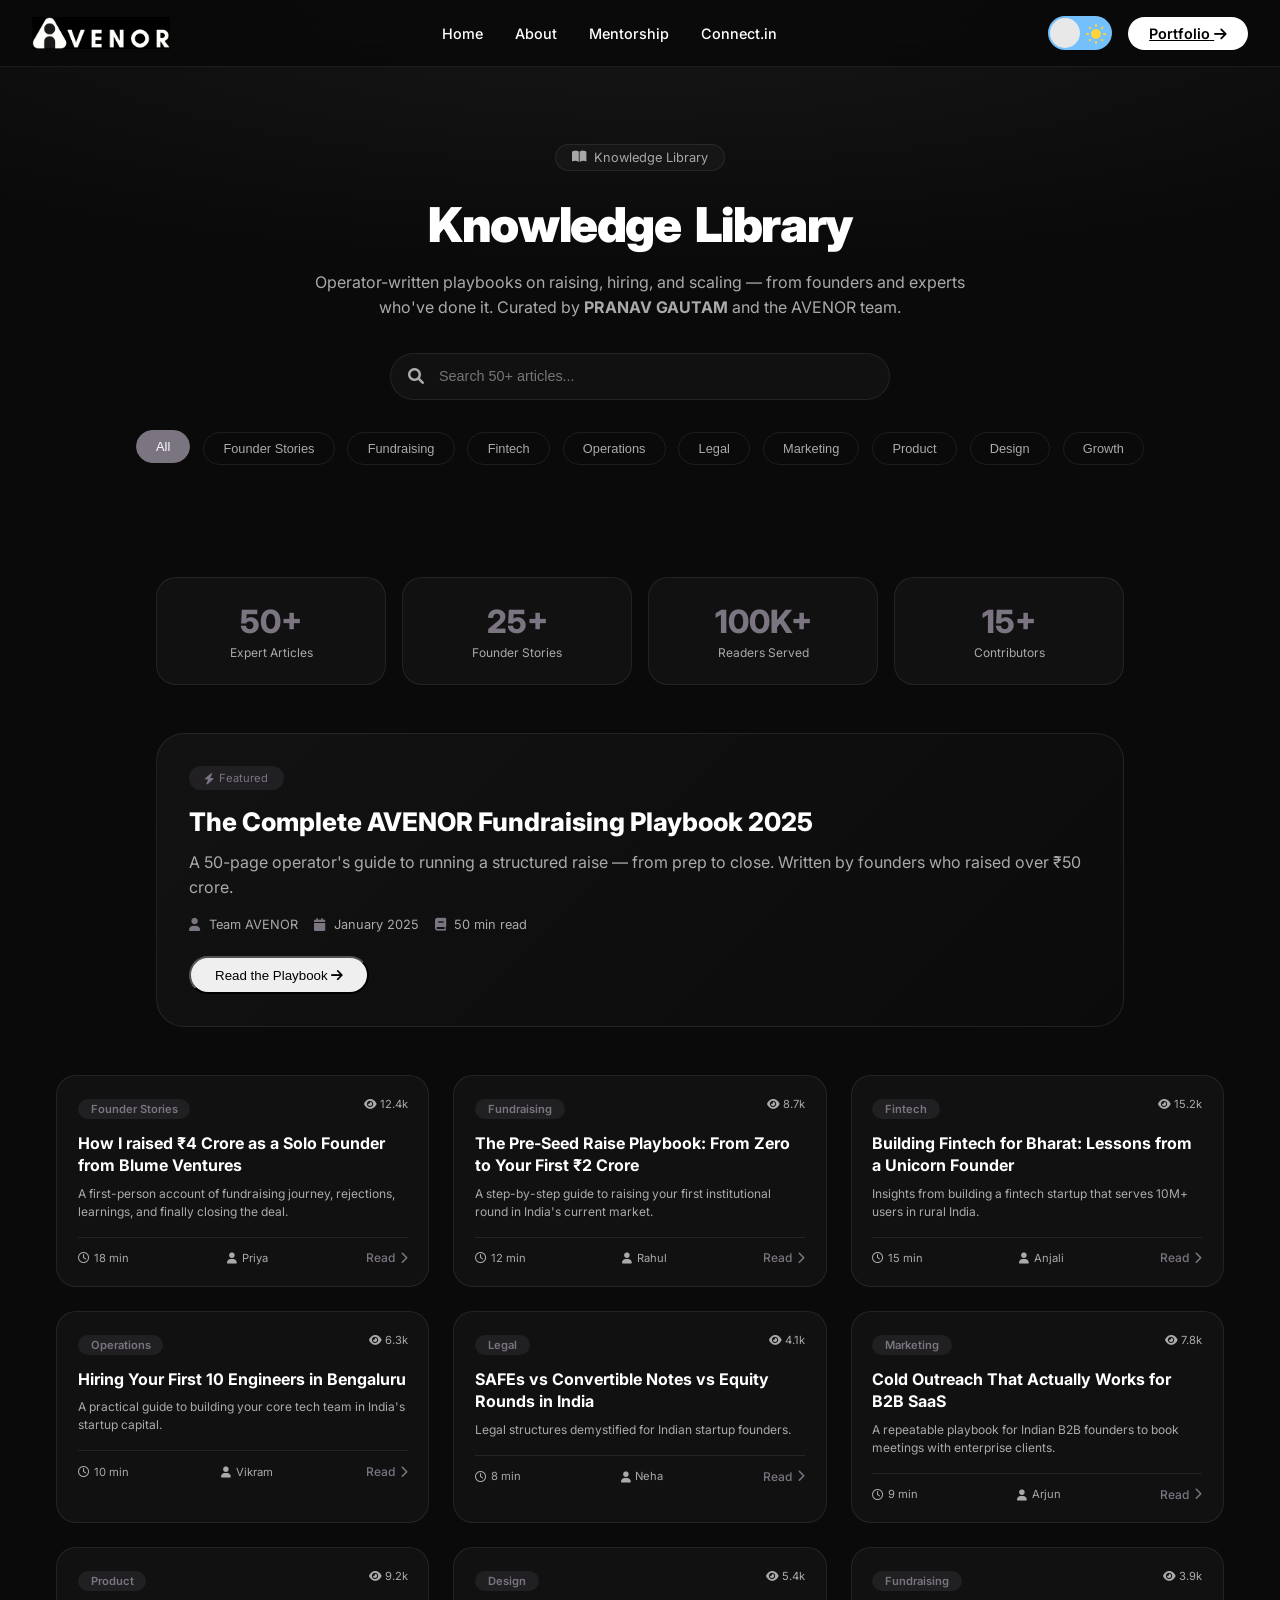
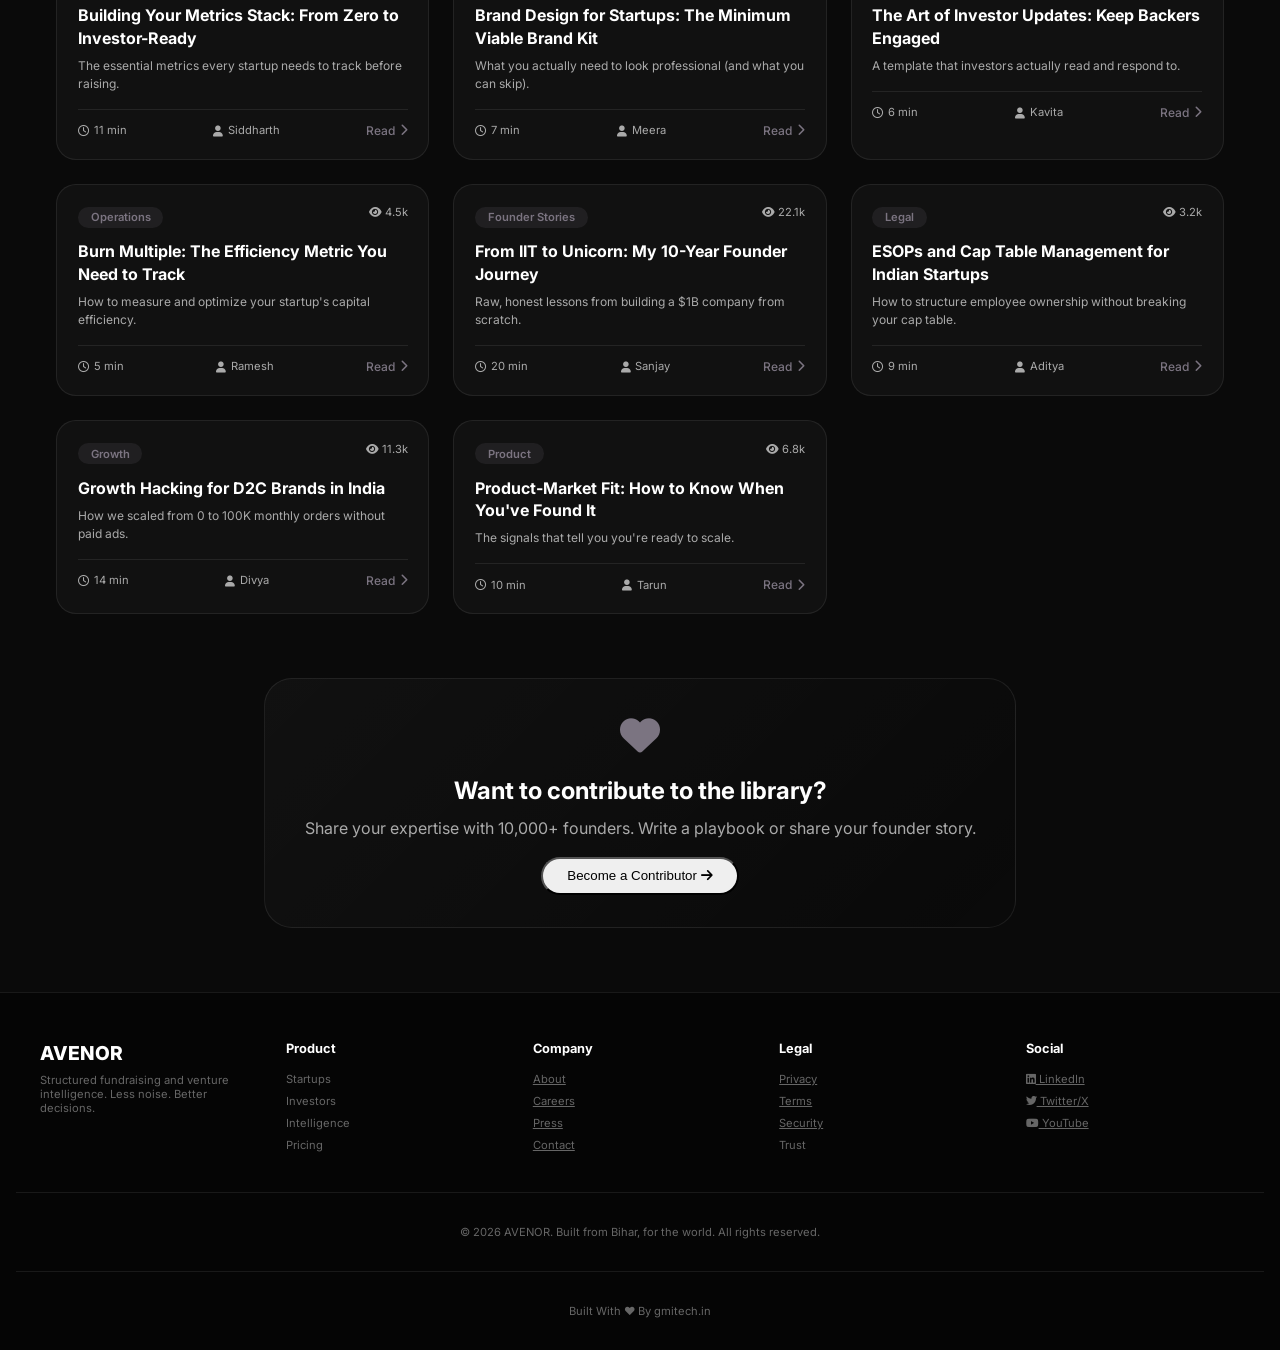
<file: knowledge-library.html>
<!DOCTYPE html>
<html lang="en" data-theme="dark">
<head>
    <meta charset="UTF-8">
    <meta name="viewport" content="width=device-width, initial-scale=1.0, user-scalable=yes">
    <title>Knowledge Library | AVENOR – Startup Playbooks & Founder Stories</title>
    <link rel="icon" href="images/LogoA.svg" type="image/svg+xml">
     <link rel="icon" href="images/LogoA.svg" type="image/svg+xml">
    <link rel="canonical" href="https://avenor.sbs/knowledge-library.html" />
    
    <meta name="description" content="Operator-written playbooks on fundraising, ops, legal, marketing, product, and design from Indian startup founders and experts. Founded by PRANAV GAUTAM from Bihar.">
    <meta name="keywords" content="AVENOR, PRANAV GAUTAM, knowledge library, startup playbooks, fundraising guide, founder stories">
    <meta name="author" content="PRANAV GAUTAM">
    <meta name="copyright" content="AVENOR">
    <meta name="robots" content="index, follow">
    
    <meta property="og:type" content="website">
    <meta property="og:site_name" content="AVENOR">
    <meta property="og:title" content="AVENOR Knowledge Library – Startup Resources">
    <meta property="og:description" content="Operator-written playbooks on fundraising, hiring, and scaling from founders and experts.">
    <meta property="og:image" content="https://avenor.sbs/images/LogoA.svg">
    <meta property="og:url" content="https://avenor.sbs/knowledge-library.html">
    
    <meta name="twitter:card" content="summary_large_image">
    <meta name="twitter:title" content="AVENOR Knowledge Library – Startup Resources">
    <meta name="twitter:description" content="Operator-written playbooks on fundraising, hiring, and scaling from founders and experts.">
    <meta name="twitter:image" content="https://avenor.sbs/images/LogoA.svg">
    
    <meta name="team:founder" content="PRANAV GAUTAM - Founder & CEO">
    <meta name="built-by" content="gmitech.in">
    
    <link href="https://fonts.googleapis.com/css2?family=Inter:wght@300;400;500;600;700;800;900&display=swap" rel="stylesheet">
    <link rel="stylesheet" href="https://cdnjs.cloudflare.com/ajax/libs/font-awesome/6.0.0-beta3/css/all.min.css">
    <script src="https://cdnjs.cloudflare.com/ajax/libs/gsap/3.12.5/gsap.min.js"></script>
    
    <style>
        :root {
            --bg: #0a0a0a;
            --bg-secondary: #050505;
            --text: #ffffff;
            --text-muted: #aaaaaa;
            --text-dim: #666666;
            --border: rgba(255, 255, 255, 0.08);
            --border-hover: rgba(255, 255, 255, 0.2);
            --card-bg: rgba(255, 255, 255, 0.03);
            --card-bg-hover: rgba(255, 255, 255, 0.05);
            --header-bg: rgba(10, 10, 10, 0.95);
            --btn-primary-bg: #ffffff;
            --btn-primary-text: #000000;
            --scrollbar-track: #1a1a1a;
            --scrollbar-thumb: #333;
            --accent: #7B7481;
        }
        [data-theme="light"] {
            --bg: #f5f5f0;
            --bg-secondary: #ebebeb;
            --text: #0a0a0a;
            --text-muted: #555555;
            --text-dim: #888888;
            --border: rgba(0, 0, 0, 0.08);
            --border-hover: rgba(0, 0, 0, 0.2);
            --card-bg: rgba(0, 0, 0, 0.03);
            --card-bg-hover: rgba(0, 0, 0, 0.05);
            --header-bg: rgba(245, 245, 240, 0.95);
            --btn-primary-bg: #0a0a0a;
            --btn-primary-text: #ffffff;
            --accent: #6a5f70;
        }
        * { margin: 0; padding: 0; box-sizing: border-box; }
        body { font-family: 'Inter', sans-serif; background: var(--bg); color: var(--text); overflow-x: hidden; transition: background .4s, color .4s; }
        ::-webkit-scrollbar { width: 6px; }
        ::-webkit-scrollbar-track { background: var(--scrollbar-track); }
        ::-webkit-scrollbar-thumb { background: var(--scrollbar-thumb); border-radius: 4px; }

        /* Theme Toggle */
        .switch { font-size: 17px; position: relative; display: inline-block; width: 64px; height: 34px; flex-shrink: 0; }
        .switch input { opacity: 0; width: 0; height: 0; }
        .slider { position: absolute; cursor: pointer; top: 0; left: 0; right: 0; bottom: 0; background-color: #73C0FC; transition: .4s; border-radius: 30px; }
        .slider:before { position: absolute; content: ""; height: 30px; width: 30px; border-radius: 20px; left: 2px; bottom: 2px; z-index: 2; background-color: #e8e8e8; transition: .4s; }
        .sun svg { position: absolute; top: 6px; left: 36px; z-index: 1; width: 24px; height: 24px; animation: rotate 15s linear infinite; }
        .moon svg { fill: #73C0FC; position: absolute; top: 5px; left: 5px; z-index: 1; width: 24px; height: 24px; animation: tilt 5s linear infinite; }
        @keyframes rotate { 100% { transform: rotate(360deg); } }
        @keyframes tilt { 0%,100%{transform:rotate(0)}25%{transform:rotate(-10deg)}75%{transform:rotate(10deg)} }
        .input:checked+.slider { background-color: #183153; }
        .input:checked+.slider:before { transform: translateX(30px); }

        /* Header */
        .main-header { position: fixed; top: 0; left: 0; right: 0; z-index: 1000; padding: 1rem 2rem; background: var(--header-bg); backdrop-filter: blur(12px); border-bottom: 1px solid var(--border); transition: background .4s; }
        .header-container { max-width: 1400px; margin: 0 auto; display: flex; align-items: center; justify-content: space-between; gap: 1rem; }
        .logo-center a { display: flex; align-items: center; gap: 8px; text-decoration: none; font-weight: 800; font-size: 1.3rem; color: var(--text); }
        .logo-center img { height: 32px; width: auto; }
        .logo-dark { display: block; }
        .logo-light { display: none; }
        [data-theme="light"] .logo-dark { display: none; }
        [data-theme="light"] .logo-light { display: block; }
        .nav-left { display: flex; gap: 2rem; align-items: center; }
        .nav-left a, .dropdown-btn { color: var(--text); text-decoration: none; font-size: 0.9rem; font-weight: 500; transition: opacity .3s; background: none; border: none; cursor: pointer; font-family: inherit; }
        .nav-left a:hover, .dropdown-btn:hover { opacity: 0.7; }
        .dropdown { position: relative; display: inline-block; }
        .dropdown-content { display: none; position: absolute; top: 100%; left: 0; background: var(--bg-secondary); min-width: 200px; border-radius: 12px; padding: 0.5rem 0; margin-top: 0.5rem; box-shadow: 0 10px 25px rgba(0,0,0,0.3); border: 1px solid var(--border); z-index: 200; }
        .dropdown-content a { display: block; padding: 0.7rem 1.2rem; color: var(--text); font-size: 0.85rem; transition: background .2s; }
        .dropdown-content a:hover { background: var(--card-bg-hover); }
        .dropdown:hover .dropdown-content { display: block; }
        .nav-right { display: flex; align-items: center; gap: 1rem; }
        .lets-talk-btn { background: var(--btn-primary-bg); color: var(--btn-primary-text); padding: 0.5rem 1.3rem; border-radius: 100px; font-weight: 600; font-size: 0.9rem; transition: all .3s; white-space: nowrap; }
        .lets-talk-btn:hover { transform: scale(1.02); opacity: 0.9; }

        /* Mobile Menu */
        .hamburger { display: none; background: none; border: none; cursor: pointer; padding: 4px; z-index: 1001; }
        .hamburger span { display: block; width: 25px; height: 2px; background: var(--text); margin: 5px 0; transition: all .3s; }
        .hamburger.active span:nth-child(1) { transform: translateY(7px) rotate(45deg); }
        .hamburger.active span:nth-child(2) { opacity: 0; }
        .hamburger.active span:nth-child(3) { transform: translateY(-7px) rotate(-45deg); }
        .mobile-menu { display: none; position: fixed; top: 0; left: 0; right: 0; bottom: 0; background: var(--bg); z-index: 999; padding: 80px 2rem 2rem; flex-direction: column; gap: 1.5rem; overflow-y: auto; }
        .mobile-menu.active { display: flex; }
        .mobile-menu a, .mobile-dropdown-btn { color: var(--text); font-size: 1.2rem; font-weight: 500; padding: 0.5rem 0; border-bottom: 1px solid var(--border); background: none; width: 100%; text-align: left; cursor: pointer; }
        .mobile-dropdown-content { display: none; padding-left: 1rem; margin-top: 0.5rem; }
        .mobile-dropdown-content a { font-size: 1rem; border-bottom: none; }
        .mobile-theme-row { display: flex; align-items: center; justify-content: space-between; padding: 0.5rem 0; border-bottom: 1px solid var(--border); }
        .mobile-theme-label { font-size: 1.2rem; font-weight: 500; color: var(--text); }

        /* Hero Section */
        .library-hero { padding: 9rem 2rem 4rem; text-align: center; position: relative; overflow: hidden; }
        .library-hero::before { content: ''; position: absolute; top: 0; left: 0; right: 0; bottom: 0; background: radial-gradient(ellipse 80% 50% at 50% 0%, rgba(123,116,129,0.12), transparent); pointer-events: none; }
        .hero-badge { display: inline-flex; align-items: center; gap: 8px; background: var(--card-bg); border: 1px solid var(--border); padding: .3rem 1rem; border-radius: 100px; font-size: .8rem; color: var(--text-muted); margin-bottom: 1.5rem; }
        .library-hero h1 { font-size: 3rem; font-weight: 900; letter-spacing: -.03em; margin-bottom: 1rem; color: var(--text); }
        .library-hero p { font-size: 1rem; color: var(--text-muted); max-width: 650px; margin: 0 auto; line-height: 1.6; }

        /* Search */
        .search-container { position: relative; max-width: 500px; margin: 2rem auto 0; }
        .search-container i { position: absolute; left: 18px; top: 50%; transform: translateY(-50%); color: var(--text-muted); }
        .search-input { width: 100%; padding: 0.9rem 1rem 0.9rem 3rem; border-radius: 60px; border: 1px solid var(--border); background: var(--card-bg); color: var(--text); font-size: 0.9rem; outline: none; transition: all .3s; }
        .search-input:focus { border-color: var(--accent); box-shadow: 0 0 0 3px rgba(123,116,129,0.2); }

        /* Category Filters */
        .category-filters { display: flex; flex-wrap: wrap; justify-content: center; gap: 0.8rem; margin-top: 2rem; }
        .category-btn { padding: 0.5rem 1.2rem; border-radius: 40px; font-size: 0.8rem; font-weight: 500; background: transparent; border: 1px solid var(--border); color: var(--text-muted); cursor: pointer; transition: all .3s; }
        .category-btn:hover, .category-btn.active { background: var(--accent); color: white; border-color: var(--accent); transform: translateY(-2px); }

        /* Stats */
        .stats-grid { display: grid; grid-template-columns: repeat(4, 1fr); gap: 1rem; max-width: 1000px; margin: 3rem auto; padding: 0 1rem; }
        .stat-card { background: var(--card-bg); border: 1px solid var(--border); border-radius: 20px; padding: 1.5rem; text-align: center; transition: all .3s; }
        .stat-card:hover { transform: translateY(-4px); background: var(--card-bg-hover); border-color: var(--accent); }
        .stat-value { font-size: 2rem; font-weight: 800; color: var(--accent); }
        .stat-label { font-size: 0.75rem; color: var(--text-muted); margin-top: 0.3rem; }

        /* Featured */
        .featured-section { max-width: 1000px; margin: 2rem auto; padding: 0 1rem; }
        .featured-card { background: linear-gradient(135deg, rgba(123,116,129,0.08), rgba(123,116,129,0.02)); border: 1px solid rgba(123,116,129,0.2); border-radius: 28px; padding: 2rem; transition: all .3s; }
        .featured-card:hover { transform: translateY(-4px); border-color: var(--accent); }
        .featured-badge { display: inline-flex; align-items: center; gap: 6px; background: rgba(123,116,129,0.15); padding: 0.3rem 1rem; border-radius: 40px; font-size: 0.7rem; color: var(--accent); margin-bottom: 1rem; }
        .featured-title { font-size: 1.6rem; font-weight: 800; margin-bottom: 0.8rem; color: var(--text); }
        .featured-desc { color: var(--text-muted); line-height: 1.6; margin-bottom: 1rem; }
        .featured-meta { display: flex; flex-wrap: wrap; gap: 1rem; margin-bottom: 1.5rem; font-size: 0.8rem; color: var(--text-muted); }
        .featured-meta span i { margin-right: 0.3rem; color: var(--accent); }

        /* Article Grid */
        .articles-grid { display: grid; grid-template-columns: repeat(3, 1fr); gap: 1.5rem; max-width: 1200px; margin: 3rem auto; padding: 0 1rem; }
        .article-card { background: var(--card-bg); border: 1px solid var(--border); border-radius: 20px; padding: 1.3rem; transition: all .3s; cursor: pointer; }
        .article-card:hover { transform: translateY(-4px); background: var(--card-bg-hover); border-color: var(--accent); }
        .article-category { display: inline-block; font-size: 0.7rem; font-weight: 600; padding: 0.2rem 0.8rem; border-radius: 20px; background: rgba(123,116,129,0.15); color: var(--accent); margin-bottom: 0.8rem; }
        .article-views { float: right; font-size: 0.7rem; color: var(--text-muted); }
        .article-title { font-size: 1rem; font-weight: 700; margin-bottom: 0.5rem; color: var(--text); line-height: 1.4; }
        .article-desc { font-size: 0.75rem; color: var(--text-muted); line-height: 1.5; margin-bottom: 1rem; }
        .article-footer { display: flex; align-items: center; justify-content: space-between; padding-top: 0.8rem; border-top: 1px solid var(--border); }
        .article-time, .article-author { display: flex; align-items: center; gap: 0.3rem; font-size: 0.7rem; color: var(--text-muted); }
        .read-link { color: var(--accent); font-size: 0.75rem; font-weight: 500; display: flex; align-items: center; gap: 0.3rem; transition: gap .2s; }
        .read-link:hover { gap: 0.5rem; }

        /* Modal */
        .modal-overlay { position: fixed; inset: 0; background: rgba(0,0,0,0.85); backdrop-filter: blur(12px); z-index: 2000; display: flex; align-items: center; justify-content: center; padding: 1rem; overflow-y: auto; }
        .modal-content { max-width: 700px; width: 100%; max-height: 85vh; overflow-y: auto; border-radius: 24px; background: var(--bg); border: 1px solid var(--border); }
        .modal-close { position: sticky; top: 0.5rem; right: 0.5rem; float: right; width: 34px; height: 34px; border-radius: 50%; background: var(--card-bg-hover); border: 1px solid var(--border); cursor: pointer; color: var(--text); z-index: 10; }
        .modal-close:hover { background: var(--accent); color: white; }
        .modal-body { padding: 1.5rem; }
        .modal-category { display: inline-block; font-size: 0.7rem; font-weight: 600; padding: 0.2rem 0.8rem; border-radius: 20px; background: rgba(123,116,129,0.15); color: var(--accent); margin-bottom: 1rem; }
        .modal-title { font-size: 1.5rem; font-weight: 800; margin-bottom: 0.5rem; color: var(--text); }
        .modal-stats { display: flex; gap: 1rem; margin-bottom: 1rem; font-size: 0.75rem; color: var(--text-muted); }
        .modal-author { display: flex; align-items: center; gap: 0.8rem; margin-bottom: 1rem; padding-bottom: 0.8rem; border-bottom: 1px solid var(--border); }
        .modal-avatar { width: 40px; height: 40px; border-radius: 50%; background: var(--accent); display: flex; align-items: center; justify-content: center; color: white; font-weight: 700; }
        .modal-author-name { font-weight: 700; color: var(--text); }
        .modal-author-role { font-size: 0.7rem; color: var(--text-muted); }
        .modal-text { color: var(--text-muted); line-height: 1.7; font-size: 0.85rem; }
        .modal-text h3 { font-size: 1.1rem; font-weight: 700; margin: 1rem 0 0.5rem; color: var(--text); }
        .modal-text ul { margin-left: 1.2rem; margin-bottom: 0.8rem; }
        .modal-footer { margin-top: 1.5rem; padding-top: 1rem; border-top: 1px solid var(--border); display: flex; justify-content: space-between; align-items: center; flex-wrap: wrap; gap: 0.8rem; }
        .helpful-btn { padding: 0.4rem 1rem; border-radius: 30px; border: 1px solid var(--border); background: var(--card-bg); color: var(--text-muted); cursor: pointer; transition: all .2s; }
        .helpful-btn:hover { background: var(--accent); color: white; border-color: var(--accent); }

        /* Contributor */
        .contributor-section { max-width: 800px; margin: 4rem auto; padding: 0 1.5rem; text-align: center; }
        .contributor-card { background: linear-gradient(135deg, var(--card-bg), transparent); border: 1px solid var(--border); border-radius: 28px; padding: 2rem; transition: all .3s; }
        .contributor-card:hover { transform: translateY(-4px); border-color: var(--accent); }
        .contributor-icon { font-size: 2.5rem; color: var(--accent); margin-bottom: 1rem; }

        /* Footer */
        .footer { background: var(--bg-secondary); padding: 3rem 1rem 2rem; border-top: 1px solid var(--border); margin-top: 2rem; }
        .footer-grid { display: grid; grid-template-columns: repeat(auto-fit, minmax(150px, 1fr)); gap: 2rem; max-width: 1200px; margin: 0 auto; }
        .footer-logo { font-size: 1.2rem; font-weight: 800; margin-bottom: 0.5rem; color: var(--text); }
        .footer-grid p { font-size: 0.7rem; color: var(--text-dim); }
        .footer-grid h4 { font-size: 0.8rem; font-weight: 700; margin-bottom: 1rem; color: var(--text); }
        .footer-grid a { display: block; font-size: 0.7rem; color: var(--text-dim); margin-bottom: 0.5rem; transition: color .3s; }
        .footer-grid a:hover { color: var(--text); }
        .footer-bottom { text-align: center; padding-top: 2rem; margin-top: 2rem; border-top: 1px solid var(--border); font-size: 0.7rem; color: var(--text-dim); }

        .split-char { display: inline-block; }

        @media (max-width: 1024px) { .articles-grid { grid-template-columns: repeat(2, 1fr); } }
        @media (max-width: 768px) {
            .nav-left, .nav-right { display: none; }
            .hamburger { display: block; }
            .main-header { padding: 0.8rem 1rem; }
            .library-hero h1 { font-size: 2rem; }
            .library-hero { padding: 8rem 1rem 3rem; }
            .stats-grid { grid-template-columns: repeat(2, 1fr); }
            .articles-grid { grid-template-columns: 1fr; }
            .featured-title { font-size: 1.2rem; }
            .featured-card { padding: 1.2rem; }
        }
        @media (max-width: 480px) { .stats-grid { grid-template-columns: 1fr; } }
    </style>
</head>
<body>

 <header class="main-header">
    <div class="header-container">
        <div class="logo-center">
            <a href="index.html">
                <img class="logo-dark" src="images/blacklogo.png" alt="AVENOR" onerror="this.src='https://placehold.co/32x32/fff/000?text=A'">
                <img class="logo-light" src="images/whitelogo.png" alt="AVENOR" onerror="this.src='https://placehold.co/32x32/000/fff?text=A'">
            </a>
        </div>
        <div class="nav-left">
            <a href="index.html">Home</a>
            <a href="about.html">About</a>
            <a href="mentorship.html">Mentorship</a>
            <a href="connect.html">Connect.in</a>
        </div>
        <div class="nav-right">
            <label class="switch" title="Toggle dark/light mode">
                <span class="sun"><svg xmlns="http://www.w3.org/2000/svg" viewBox="0 0 24 24"><g fill="#ffd43b"><circle r="5" cy="12" cx="12"></circle><path d="m21 13h-1a1 1 0 0 1 0-2h1a1 1 0 0 1 0 2zm-17 0h-1a1 1 0 0 1 0-2h1a1 1 0 0 1 0 2zm13.66-5.66a1 1 0 0 1-.66-.29 1 1 0 0 1 0-1.41l.71-.71a1 1 0 1 1 1.41 1.41l-.71.71a1 1 0 0 1-.75.29zm-12.02 12.02a1 1 0 0 1-.71-.29 1 1 0 0 1 0-1.41l.71-.66a1 1 0 0 1 1.41 1.41l-.71.71a1 1 0 0 1-.7.24zm6.36-14.36a1 1 0 0 1-1-1v-1a1 1 0 0 1 2 0v1a1 1 0 0 1-1 1zm0 17a1 1 0 0 1-1-1v-1a1 1 0 0 1 2 0v1a1 1 0 0 1-1 1zm-5.66-14.66a1 1 0 0 1-.7-.29l-.71-.71a1 1 0 0 1 1.41-1.41l.71.71a1 1 0 0 1 0 1.41 1 1 0 0 1-.71.29zm12.02 12.02a1 1 0 0 1-.7-.29l-.66-.71a1 1 0 0 1 1.36-1.36l.71.71a1 1 0 0 1 0 1.41 1 1 0 0 1-.71.24z"></path></g></svg></span>
                <span class="moon"><svg xmlns="http://www.w3.org/2000/svg" viewBox="0 0 384 512"><path d="m223.5 32c-123.5 0-223.5 100.3-223.5 224s100 224 223.5 224c60.6 0 115.5-24.2 155.8-63.4 5-4.9 6.3-12.5 3.1-18.7s-10.1-9.7-17-8.5c-9.8 1.7-19.8 2.6-30.1 2.6-96.9 0-175.5-78.8-175.5-176 0-65.8 36-123.1 89.3-153.3 6.1-3.5 9.2-10.5 7.7-17.3s-7.3-11.9-14.3-12.5c-6.3-.5-12.6-.8-19-.8z"></path></svg></span>
                <input type="checkbox" class="input" id="themeToggle">
                <span class="slider"></span>
            </label>
            <a href="portfolio.html" class="lets-talk-btn">Portfolio <i class="fas fa-arrow-right"></i></a>
        </div>
        <button class="hamburger" id="hamburgerBtn"><span></span><span></span><span></span></button>
    </div>
</header>

<div class="mobile-menu" id="mobileMenu">
    <div class="mobile-theme-row">
        <span class="mobile-theme-label">Dark Mode</span>
        <label class="switch">
            <span class="sun"><svg xmlns="http://www.w3.org/2000/svg" viewBox="0 0 24 24"><g fill="#ffd43b"><circle r="5" cy="12" cx="12"></circle><path d="m21 13h-1a1 1 0 0 1 0-2h1a1 1 0 0 1 0 2zm-17 0h-1a1 1 0 0 1 0-2h1a1 1 0 0 1 0 2zm13.66-5.66a1 1 0 0 1-.66-.29 1 1 0 0 1 0-1.41l.71-.71a1 1 0 1 1 1.41 1.41l-.71.71a1 1 0 0 1-.75.29zm-12.02 12.02a1 1 0 0 1-.71-.29 1 1 0 0 1 0-1.41l.71-.66a1 1 0 0 1 1.41 1.41l-.71.71a1 1 0 0 1-.7.24zm6.36-14.36a1 1 0 0 1-1-1v-1a1 1 0 0 1 2 0v1a1 1 0 0 1-1 1zm0 17a1 1 0 0 1-1-1v-1a1 1 0 0 1 2 0v1a1 1 0 0 1-1 1zm-5.66-14.66a1 1 0 0 1-.7-.29l-.71-.71a1 1 0 0 1 1.41-1.41l.71.71a1 1 0 0 1 0 1.41 1 1 0 0 1-.71.29zm12.02 12.02a1 1 0 0 1-.7-.29l-.66-.71a1 1 0 0 1 1.36-1.36l.71.71a1 1 0 0 1 0 1.41 1 1 0 0 1-.71.24z"></path></g></svg></span>
            <span class="moon"><svg xmlns="http://www.w3.org/2000/svg" viewBox="0 0 384 512"><path d="m223.5 32c-123.5 0-223.5 100.3-223.5 224s100 224 223.5 224c60.6 0 115.5-24.2 155.8-63.4 5-4.9 6.3-12.5 3.1-18.7s-10.1-9.7-17-8.5c-9.8 1.7-19.8 2.6-30.1 2.6-96.9 0-175.5-78.8-175.5-176 0-65.8 36-123.1 89.3-153.3 6.1-3.5 9.2-10.5 7.7-17.3s-7.3-11.9-14.3-12.5c-6.3-.5-12.6-.8-19-.8z"></path></svg></span>
            <input type="checkbox" class="input" id="themeToggleMobile">
            <span class="slider"></span>
        </label>
    </div>
    <a href="index.html">Home</a>
    <a href="about.html">About</a>
    <a href="mentorship.html">Mentorship</a>
    <a href="connect.html">Connect.in</a>
    <a href="portfolio.html">Portfolio</a>
</div>

<!-- Hero -->
<section class="library-hero">
    <div class="hero-badge"><i class="fas fa-book-open"></i> Knowledge Library</div>
    <h1 id="heroTitle">Knowledge Library</h1>
    <p>Operator-written playbooks on raising, hiring, and scaling — from founders and experts who've done it. Curated by <strong>PRANAV GAUTAM</strong> and the AVENOR team.</p>
    
    <div class="search-container">
        <i class="fas fa-search"></i>
        <input type="text" id="searchInput" class="search-input" placeholder="Search 50+ articles...">
    </div>
    
    <div class="category-filters" id="categoryFilters"></div>
</section>

<!-- Stats -->
<div class="stats-grid">
    <div class="stat-card"><div class="stat-value">50+</div><div class="stat-label">Expert Articles</div></div>
    <div class="stat-card"><div class="stat-value">25+</div><div class="stat-label">Founder Stories</div></div>
    <div class="stat-card"><div class="stat-value">100K+</div><div class="stat-label">Readers Served</div></div>
    <div class="stat-card"><div class="stat-value">15+</div><div class="stat-label">Contributors</div></div>
</div>

<!-- Featured -->
<div class="featured-section">
    <div class="featured-card">
        <div class="featured-badge"><i class="fas fa-bolt"></i> Featured</div>
        <h2 class="featured-title">The Complete AVENOR Fundraising Playbook 2025</h2>
        <p class="featured-desc">A 50-page operator's guide to running a structured raise — from prep to close. Written by founders who raised over ₹50 crore.</p>
        <div class="featured-meta">
            <span><i class="fas fa-user"></i> Team AVENOR</span>
            <span><i class="fas fa-calendar"></i> January 2025</span>
            <span><i class="fas fa-book"></i> 50 min read</span>
        </div>
        <button onclick="window.open('https://wa.me/9192622444607', '_blank')" class="btn-primary" style="padding: 0.6rem 1.5rem; border-radius: 40px;">Read the Playbook <i class="fas fa-arrow-right"></i></button>
    </div>
</div>

<!-- Articles Grid -->
<div class="articles-grid" id="articlesGrid"></div>
<div id="noResults" class="text-center py-16" style="display: none;"><p style="color: var(--text-muted);">No articles match your search.</p><button onclick="clearFilters()" class="category-btn" style="margin-top: 1rem;">Clear filters</button></div>

<!-- Contributor -->
<div class="contributor-section">
    <div class="contributor-card">
        <div class="contributor-icon"><i class="fas fa-heart"></i></div>
        <h2 style="font-size: 1.5rem; font-weight: 700; margin-bottom: 0.8rem;">Want to contribute to the library?</h2>
        <p style="color: var(--text-muted); margin-bottom: 1.2rem;">Share your expertise with 10,000+ founders. Write a playbook or share your founder story.</p>
        <button onclick="window.open('https://wa.me/9192622444607', '_blank')" class="btn-primary" style="padding: 0.6rem 1.5rem; border-radius: 40px;">Become a Contributor <i class="fas fa-arrow-right"></i></button>
    </div>
</div>

<footer class="footer">
    <div class="footer-grid">
        <div><div class="footer-logo">AVENOR</div><p>Structured fundraising and venture intelligence. Less noise. Better decisions.</p></div>
        <div><h4>Product</h4><a>Startups</a><a>Investors</a><a>Intelligence</a><a>Pricing</a></div>
        <div><h4>Company</h4><a href="about.html">About</a><a href="career.html">Careers</a><a href="press.html">Press</a><a href="contact.html">Contact</a></div>
        <div><h4>Legal</h4><a href="privacy.html">Privacy</a><a href="terms.html">Terms</a><a href="security.html">Security</a><a>Trust</a></div>
        <div><h4>Social</h4><a href="#"><i class="fab fa-linkedin"></i> LinkedIn</a><a href="#"><i class="fab fa-twitter"></i> Twitter/X</a><a href="#"><i class="fab fa-youtube"></i> YouTube</a></div>
    </div>
    <div class="footer-bottom">© 2026 AVENOR. Built from Bihar, for the world. All rights reserved.</div>
    <div class="footer-bottom">Built With ❤️ By gmitech.in</div>
</footer>

<div id="modal" class="modal-overlay" style="display: none;" onclick="closeModal(event)">
    <div class="modal-content" onclick="event.stopPropagation()">
        <button class="modal-close" onclick="closeModal()">✕</button>
        <div style="clear: both;"></div>
        <div class="modal-body" id="modalContent"></div>
    </div>
</div>

<script>
    const articles = [
        { id:1, title:"How I raised ₹4 Crore as a Solo Founder from Blume Ventures", category:"Founder Stories", readTime:"18 min", desc:"A first-person account of fundraising journey, rejections, learnings, and finally closing the deal.", author:"Priya Mehta", role:"Founder, FinSage", date:"March 15, 2025", views:"12.4k", content:"<p>When I started FinSage in my tiny Mumbai apartment, I never imagined I'd be sitting across from Vani Kola discussing term sheets. The journey was brutal — 127 investor meetings, 84 rejections, 3 term sheets, and finally a ₹4 crore seed round from Blume Ventures.</p><h3>The Beginning</h3><p>I had no co-founder, no fancy IIT pedigree, and no warm intros. What I had was a working product, 500 beta users, and a burning desire to solve the financial literacy problem.</p><h3>Key Lessons</h3><ul><li>Build in public — share your metrics</li><li>Network relentlessly — attend every event</li><li>Focus on unit economics before raising</li></ul>" },
        { id:2, title:"The Pre-Seed Raise Playbook: From Zero to Your First ₹2 Crore", category:"Fundraising", readTime:"12 min", desc:"A step-by-step guide to raising your first institutional round in India's current market.", author:"Rahul Sharma", role:"Partner, Blume Ventures", date:"March 10, 2025", views:"8.7k", content:"<p>The Indian startup ecosystem has never been more exciting. Here's a step-by-step guide to raising your first institutional round.</p><h3>Step 1: Build Your Investor Pipeline</h3><p>Start with 50-100 potential investors. Use platforms like AVENOR, Crunchbase.</p><h3>Step 2: Perfect Your Pitch Deck</h3><p>Your deck should tell a story: Problem → Solution → Market → Traction → Team → Ask.</p>" },
        { id:3, title:"Building Fintech for Bharat: Lessons from a Unicorn Founder", category:"Fintech", readTime:"15 min", desc:"Insights from building a fintech startup that serves 10M+ users in rural India.", author:"Anjali Krishnamurthy", role:"Founder, PayBharat", date:"March 5, 2025", views:"15.2k", content:"<p>When we started PayBharat, everyone said we were crazy. But we saw something others missed — the vernacular opportunity.</p><h3>Understanding the Bharat User</h3><p>85% of India speaks Hindi, Tamil, Telugu, or Bengali. Yet 99% of fintech apps are in English.</p>" },
        { id:4, title:"Hiring Your First 10 Engineers in Bengaluru", category:"Operations", readTime:"10 min", desc:"A practical guide to building your core tech team in India's startup capital.", author:"Vikram Nair", role:"CTO, ServeStack", date:"Feb 28, 2025", views:"6.3k", content:"<p>Bengaluru has the best engineering talent in India, but also the most competition. Here's how we hired our first 10 engineers.</p>" },
        { id:5, title:"SAFEs vs Convertible Notes vs Equity Rounds in India", category:"Legal", readTime:"8 min", desc:"Legal structures demystified for Indian startup founders.", author:"Neha Gupta", role:"Partner, Khaitan & Co", date:"Feb 25, 2025", views:"4.1k", content:"<p>Choosing the right legal structure for your raise can save you millions. Here's what every Indian founder needs to know.</p>" },
        { id:6, title:"Cold Outreach That Actually Works for B2B SaaS", category:"Marketing", readTime:"9 min", desc:"A repeatable playbook for Indian B2B founders to book meetings with enterprise clients.", author:"Arjun Reddy", role:"Head of Growth, Inspekt", date:"Feb 20, 2025", views:"7.8k", content:"<p>Cold email gets a bad rap because most people do it wrong. Here's the exact framework that booked us meetings with 50+ enterprise clients.</p>" },
        { id:7, title:"Building Your Metrics Stack: From Zero to Investor-Ready", category:"Product", readTime:"11 min", desc:"The essential metrics every startup needs to track before raising.", author:"Siddharth Joshi", role:"Product Lead, Razorpay", date:"Feb 18, 2025", views:"9.2k", content:"<p>Investors love data. Here's how to build a metrics dashboard that shows retention, engagement, and growth.</p>" },
        { id:8, title:"Brand Design for Startups: The Minimum Viable Brand Kit", category:"Design", readTime:"7 min", desc:"What you actually need to look professional (and what you can skip).", author:"Meera Iyer", role:"Design Director, Avenir", date:"Feb 15, 2025", views:"5.4k", content:"<p>Don't spend lakhs on branding before product-market fit. Here's the MVP brand kit that works.</p>" },
        { id:9, title:"The Art of Investor Updates: Keep Backers Engaged", category:"Fundraising", readTime:"6 min", desc:"A template that investors actually read and respond to.", author:"Kavita Singh", role:"Founder, EduRise", date:"Feb 12, 2025", views:"3.9k", content:"<p>Monthly investor updates are your secret weapon. Here's a template that keeps your investors excited.</p>" },
        { id:10, title:"Burn Multiple: The Efficiency Metric You Need to Track", category:"Operations", readTime:"5 min", desc:"How to measure and optimize your startup's capital efficiency.", author:"Ramesh Iyer", role:"CFO, Unicorn Ventures", date:"Feb 10, 2025", views:"4.5k", content:"<p>In 2025, efficiency wins. Here's how to calculate and improve your burn multiple.</p>" },
        { id:11, title:"From IIT to Unicorn: My 10-Year Founder Journey", category:"Founder Stories", readTime:"20 min", desc:"Raw, honest lessons from building a $1B company from scratch.", author:"Sanjay Mathur", role:"Founder, CloudScale", date:"Feb 5, 2025", views:"22.1k", content:"<p>Ten years ago, I was sleeping on a friend's couch. Today, CloudScale serves 5,000+ enterprise customers.</p>" },
        { id:12, title:"ESOPs and Cap Table Management for Indian Startups", category:"Legal", readTime:"9 min", desc:"How to structure employee ownership without breaking your cap table.", author:"Aditya Patil", role:"General Counsel", date:"Feb 1, 2025", views:"3.2k", content:"<p>ESOPs are powerful but complex. Here's how to design a plan that motivates your team.</p>" },
        { id:13, title:"Growth Hacking for D2C Brands in India", category:"Growth", readTime:"14 min", desc:"How we scaled from 0 to 100K monthly orders without paid ads.", author:"Divya Kulkarni", role:"Founder, Naturally", date:"Jan 28, 2025", views:"11.3k", content:"<p>Paid ads are too expensive. Here's the organic growth playbook that worked for our D2C brand.</p>" },
        { id:14, title:"Product-Market Fit: How to Know When You've Found It", category:"Product", readTime:"10 min", desc:"The signals that tell you you're ready to scale.", author:"Tarun Mehta", role:"Product Coach", date:"Jan 25, 2025", views:"6.8k", content:"<p>Everyone talks about PMF, but few define it. Here are the metrics and signals that prove you have it.</p>" }
    ];

    const categories = ["All", ...new Set(articles.map(a => a.category))];
    let currentCategory = "All";
    let searchQuery = "";

    function renderFilters() {
        const container = document.getElementById("categoryFilters");
        if (!container) return;
        container.innerHTML = categories.map(cat => `<button class="category-btn ${currentCategory === cat ? 'active' : ''}" data-category="${cat}">${cat}</button>`).join("");
        document.querySelectorAll(".category-btn").forEach(btn => {
            btn.addEventListener("click", () => {
                currentCategory = btn.dataset.category;
                renderFilters();
                renderArticles();
            });
        });
    }

    function renderArticles() {
        const filtered = articles.filter(a => (currentCategory === "All" || a.category === currentCategory) && a.title.toLowerCase().includes(searchQuery.toLowerCase()));
        const container = document.getElementById("articlesGrid");
        const noResults = document.getElementById("noResults");
        if (!container) return;
        if (filtered.length === 0) { container.innerHTML = ""; if (noResults) noResults.style.display = "block"; return; }
        if (noResults) noResults.style.display = "none";
        container.innerHTML = filtered.map(a => `
            <div class="article-card" onclick="openArticle(${a.id})">
                <div><span class="article-category">${a.category}</span><span class="article-views"><i class="fas fa-eye"></i> ${a.views}</span></div>
                <h3 class="article-title">${a.title}</h3>
                <p class="article-desc">${a.desc}</p>
                <div class="article-footer">
                    <div class="article-time"><i class="far fa-clock"></i> ${a.readTime}</div>
                    <div class="article-author"><i class="fas fa-user"></i> ${a.author.split(" ")[0]}</div>
                    <div class="read-link">Read <i class="fas fa-chevron-right"></i></div>
                </div>
            </div>
        `).join("");
    }

    function openArticle(id) {
        const a = articles.find(x => x.id === id);
        if (!a) return;
        const modal = document.getElementById("modal");
        const modalContent = document.getElementById("modalContent");
        if (!modal || !modalContent) return;
        modalContent.innerHTML = `
            <span class="modal-category">${a.category}</span>
            <div class="modal-stats"><span><i class="far fa-clock"></i> ${a.readTime}</span><span><i class="fas fa-eye"></i> ${a.views}</span></div>
            <h2 class="modal-title">${a.title}</h2>
            <div class="modal-author">
                <div class="modal-avatar">${a.author.charAt(0)}</div>
                <div><div class="modal-author-name">${a.author}</div><div class="modal-author-role">${a.role} • ${a.date}</div></div>
            </div>
            <div class="modal-text">${a.content}</div>
            <div class="modal-footer">
                <button class="helpful-btn" onclick="alert('Thanks for your feedback!')"><i class="fas fa-thumbs-up"></i> Helpful</button>
                <button onclick="window.open('https://wa.me/9192622444607', '_blank')" class="discuss-btn" style="color: var(--accent); background: none; border: none; cursor: pointer;"><i class="fab fa-whatsapp"></i> Discuss this article →</button>
            </div>
        `;
        modal.style.display = "flex";
    }

    function closeModal(e) { if (!e || e.target === document.getElementById("modal")) document.getElementById("modal").style.display = "none"; }
    function clearFilters() { currentCategory = "All"; searchQuery = ""; document.getElementById("searchInput").value = ""; renderFilters(); renderArticles(); }

    document.getElementById("searchInput").addEventListener("input", (e) => { searchQuery = e.target.value; renderArticles(); });
    renderFilters();
    renderArticles();

    // Theme Toggle
    const html = document.documentElement;
    const t1 = document.getElementById('themeToggle');
    const t2 = document.getElementById('themeToggleMobile');
    function setTheme(light) { html.setAttribute('data-theme', light ? 'light' : 'dark'); if(t1) t1.checked = light; if(t2) t2.checked = light; localStorage.setItem('avenor-theme', light ? 'light' : 'dark'); }
    if (localStorage.getItem('avenor-theme') === 'light') setTheme(true);
    if (t1) t1.addEventListener('change', () => setTheme(t1.checked));
    if (t2) t2.addEventListener('change', () => setTheme(t2.checked));

    // Mobile Menu
    const hbtn = document.getElementById('hamburgerBtn');
    const mmenu = document.getElementById('mobileMenu');
    if (hbtn) hbtn.addEventListener('click', () => { mmenu.classList.toggle('active'); hbtn.classList.toggle('active'); });
    const mobileDropdownBtn = document.getElementById('mobileDropdownBtn');
    const mobileDropdownContent = document.getElementById('mobileDropdownContent');
    if (mobileDropdownBtn) mobileDropdownBtn.addEventListener('click', () => { mobileDropdownContent.style.display = mobileDropdownContent.style.display === 'block' ? 'none' : 'block'; });
    document.querySelectorAll('.mobile-menu a, .mobile-menu .mobile-dropdown-content a').forEach(link => {
        link.addEventListener('click', () => { mmenu.classList.remove('active'); if(hbtn) hbtn.classList.remove('active'); });
    });

    // SplitText Animation
    if (typeof gsap !== 'undefined') {
        const heroTitle = document.getElementById('heroTitle');
        if (heroTitle) {
            const text = heroTitle.textContent;
            const chars = text.split('');
            heroTitle.innerHTML = chars.map(ch => ch === ' ' ? '<span style="display:inline-block;width:0.3em;"> </span>' : `<span class="split-char">${ch}</span>`).join('');
            gsap.fromTo(heroTitle.querySelectorAll('.split-char'), { opacity: 0, y: 40 }, { opacity: 1, y: 0, duration: 0.8, ease: 'power4.out', stagger: 0.03 });
        }
    }
</script>
</body>
</html>
</file>
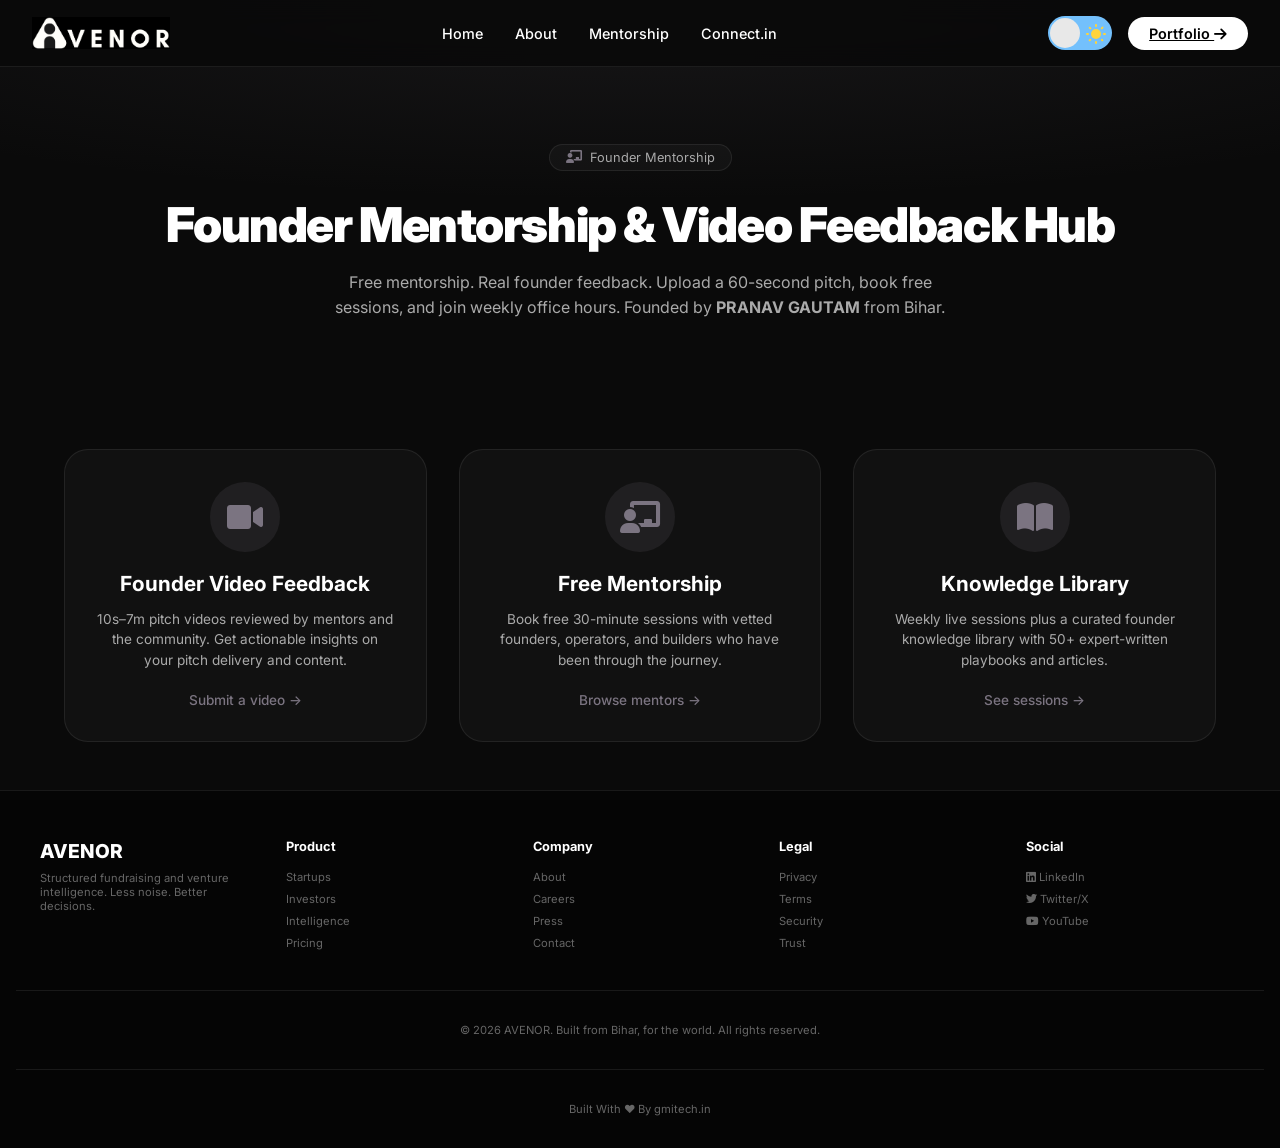
<file: mentorship.html>
<!DOCTYPE html>
<html lang="en" data-theme="dark">
<head>
    <meta charset="UTF-8">
    <meta name="viewport" content="width=device-width, initial-scale=1.0, user-scalable=yes">
    <title>Mentorship | AVENOR – Free Founder Mentorship & Video Feedback</title>
    <link rel="icon" href="images/LogoA.svg" type="image/svg+xml">
    <link rel="canonical" href="https://avenor.sbs/mentorship.html" />
     <link rel="icon" href="images/LogoA.svg" type="image/svg+xml">
    
    <!-- Primary SEO Meta Tags -->
    <meta name="description" content="Free mentorship for founders. Get video feedback on your pitch, book free sessions with experienced founders, and join weekly office hours. Built by PRANAV GAUTAM from Bihar.">
    <meta name="keywords" content="AVENOR, PRANAV GAUTAM, mentorship, founder mentorship, video feedback, free mentorship, startup mentoring, fundraising help">
    <meta name="author" content="PRANAV GAUTAM">
    <meta name="copyright" content="AVENOR">
    <meta name="robots" content="index, follow">
    
    <!-- Open Graph / Social Media -->
    <meta property="og:type" content="website">
    <meta property="og:site_name" content="AVENOR">
    <meta property="og:title" content="AVENOR Mentorship – Free Founder Mentorship & Video Feedback">
    <meta property="og:description" content="Free mentorship for founders. Get video feedback on your pitch, book free sessions with experienced founders, and join weekly office hours.">
    <meta property="og:image" content="https://avenor.sbs/images/LogoA.svg">
    <meta property="og:url" content="https://avenor.sbs/mentorship.html">
    
    <!-- Twitter Card -->
    <meta name="twitter:card" content="summary_large_image">
    <meta name="twitter:title" content="AVENOR Mentorship – Free Founder Mentorship">
    <meta name="twitter:description" content="Free mentorship for founders. Get video feedback on your pitch, book free sessions with experienced founders.">
    <meta name="twitter:image" content="https://avenor.sbs/images/LogoA.svg">
    
    <!-- Team Member SEO Meta -->
    <meta name="team:founder" content="PRANAV GAUTAM - Founder & CEO">
    <meta name="team:member" content="AKSHAY SINGH - Team Member">
    <meta name="team:member" content="AMIT NAYAN - Team Member">
    <meta name="built-by" content="gmitech.in">
    
    <link href="https://fonts.googleapis.com/css2?family=Inter:wght@300;400;500;600;700;800;900&display=swap" rel="stylesheet">
    <link rel="stylesheet" href="https://cdnjs.cloudflare.com/ajax/libs/font-awesome/6.0.0-beta3/css/all.min.css">
    
    <style>
        :root {
            --bg: #0a0a0a;
            --bg-secondary: #050505;
            --text: #ffffff;
            --text-muted: #aaaaaa;
            --text-dim: #666666;
            --border: rgba(255, 255, 255, 0.08);
            --border-hover: rgba(255, 255, 255, 0.2);
            --card-bg: rgba(255, 255, 255, 0.03);
            --card-bg-hover: rgba(255, 255, 255, 0.05);
            --header-bg: rgba(10, 10, 10, 0.95);
            --btn-primary-bg: #ffffff;
            --btn-primary-text: #000000;
            --scrollbar-track: #1a1a1a;
            --scrollbar-thumb: #333;
            --accent: #7B7481;
        }
        [data-theme="light"] {
            --bg: #f5f5f0;
            --bg-secondary: #ebebeb;
            --text: #0a0a0a;
            --text-muted: #555555;
            --text-dim: #888888;
            --border: rgba(0, 0, 0, 0.08);
            --border-hover: rgba(0, 0, 0, 0.2);
            --card-bg: rgba(0, 0, 0, 0.03);
            --card-bg-hover: rgba(0, 0, 0, 0.05);
            --header-bg: rgba(245, 245, 240, 0.95);
            --btn-primary-bg: #0a0a0a;
            --btn-primary-text: #ffffff;
            --accent: #6a5f70;
        }
        * { margin: 0; padding: 0; box-sizing: border-box; }
        body { font-family: 'Inter', sans-serif; background: var(--bg); color: var(--text); overflow-x: hidden; transition: background .4s, color .4s; }
        ::-webkit-scrollbar { width: 6px; }
        ::-webkit-scrollbar-track { background: var(--scrollbar-track); }
        ::-webkit-scrollbar-thumb { background: var(--scrollbar-thumb); border-radius: 4px; }

        /* Theme Toggle */
        .switch { font-size: 17px; position: relative; display: inline-block; width: 64px; height: 34px; flex-shrink: 0; }
        .switch input { opacity: 0; width: 0; height: 0; }
        .slider { position: absolute; cursor: pointer; top: 0; left: 0; right: 0; bottom: 0; background-color: #73C0FC; transition: .4s; border-radius: 30px; }
        .slider:before { position: absolute; content: ""; height: 30px; width: 30px; border-radius: 20px; left: 2px; bottom: 2px; z-index: 2; background-color: #e8e8e8; transition: .4s; }
        .sun svg { position: absolute; top: 6px; left: 36px; z-index: 1; width: 24px; height: 24px; animation: rotate 15s linear infinite; }
        .moon svg { fill: #73C0FC; position: absolute; top: 5px; left: 5px; z-index: 1; width: 24px; height: 24px; animation: tilt 5s linear infinite; }
        @keyframes rotate { 100% { transform: rotate(360deg); } }
        @keyframes tilt { 0%,100%{transform:rotate(0)}25%{transform:rotate(-10deg)}75%{transform:rotate(10deg)} }
        .input:checked+.slider { background-color: #183153; }
        .input:checked+.slider:before { transform: translateX(30px); }

        /* Header */
        .main-header {
            position: fixed;
            top: 0;
            left: 0;
            right: 0;
            z-index: 1000;
            padding: 1rem 2rem;
            background: var(--header-bg);
            backdrop-filter: blur(12px);
            border-bottom: 1px solid var(--border);
            transition: background .4s;
        }
        .header-container {
            max-width: 1400px;
            margin: 0 auto;
            display: flex;
            align-items: center;
            justify-content: space-between;
            gap: 1rem;
        }
        .logo-center a {
            display: flex;
            align-items: center;
            gap: 8px;
            text-decoration: none;
            font-weight: 800;
            font-size: 1.3rem;
            color: var(--text);
        }
        .logo-center img { height: 32px; width: auto; }
        .logo-dark { display: block; }
        .logo-light { display: none; }
        [data-theme="light"] .logo-dark { display: none; }
        [data-theme="light"] .logo-light { display: block; }
        .nav-left { display: flex; gap: 2rem; align-items: center; }
        .nav-left a, .dropdown-btn {
            color: var(--text);
            text-decoration: none;
            font-size: 0.9rem;
            font-weight: 500;
            transition: opacity .3s;
            background: none;
            border: none;
            cursor: pointer;
            font-family: inherit;
        }
        .nav-left a:hover, .dropdown-btn:hover { opacity: 0.7; }
        .dropdown { position: relative; display: inline-block; }
        .dropdown-content {
            display: none;
            position: absolute;
            top: 100%;
            left: 0;
            background: var(--bg-secondary);
            min-width: 200px;
            border-radius: 12px;
            padding: 0.5rem 0;
            margin-top: 0.5rem;
            box-shadow: 0 10px 25px rgba(0,0,0,0.3);
            border: 1px solid var(--border);
            z-index: 200;
        }
        .dropdown-content a {
            display: block;
            padding: 0.7rem 1.2rem;
            color: var(--text);
            font-size: 0.85rem;
            transition: background .2s;
        }
        .dropdown-content a:hover { background: var(--card-bg-hover); }
        .dropdown:hover .dropdown-content { display: block; }
        .nav-right { display: flex; align-items: center; gap: 1rem; }
        .lets-talk-btn {
            background: var(--btn-primary-bg);
            color: var(--btn-primary-text);
            padding: 0.5rem 1.3rem;
            border-radius: 100px;
            font-weight: 600;
            font-size: 0.9rem;
            transition: all .3s;
            white-space: nowrap;
        }
        .lets-talk-btn:hover { transform: scale(1.02); opacity: 0.9; }

        /* Mobile Menu */
        .hamburger {
            display: none;
            background: none;
            border: none;
            cursor: pointer;
            padding: 4px;
            z-index: 1001;
        }
        .hamburger span {
            display: block;
            width: 25px;
            height: 2px;
            background: var(--text);
            margin: 5px 0;
            transition: all .3s;
        }
        .hamburger.active span:nth-child(1) { transform: translateY(7px) rotate(45deg); }
        .hamburger.active span:nth-child(2) { opacity: 0; }
        .hamburger.active span:nth-child(3) { transform: translateY(-7px) rotate(-45deg); }
        .mobile-menu {
            display: none;
            position: fixed;
            top: 0;
            left: 0;
            right: 0;
            bottom: 0;
            background: var(--bg);
            z-index: 999;
            padding: 80px 2rem 2rem;
            flex-direction: column;
            gap: 1.5rem;
            overflow-y: auto;
        }
        .mobile-menu.active { display: flex; }
        .mobile-menu a, .mobile-dropdown-btn {
            color: var(--text);
            font-size: 1.2rem;
            font-weight: 500;
            padding: 0.5rem 0;
            border-bottom: 1px solid var(--border);
            background: none;
            width: 100%;
            text-align: left;
            cursor: pointer;
        }
        .mobile-dropdown-content {
            display: none;
            padding-left: 1rem;
            margin-top: 0.5rem;
        }
        .mobile-dropdown-content a { font-size: 1rem; border-bottom: none; }
        .mobile-theme-row {
            display: flex;
            align-items: center;
            justify-content: space-between;
            padding: 0.5rem 0;
            border-bottom: 1px solid var(--border);
        }
        .mobile-theme-label { font-size: 1.2rem; font-weight: 500; color: var(--text); }

        /* Hero Section */
        .page-hero {
            padding: 9rem 2rem 5rem;
            text-align: center;
            position: relative;
            overflow: hidden;
        }
        .page-hero::before {
            content: '';
            position: absolute;
            top: 0;
            left: 0;
            right: 0;
            bottom: 0;
            background: radial-gradient(ellipse 80% 50% at 50% 0%, rgba(123,116,129,0.12), transparent);
            pointer-events: none;
        }
        .hero-badge {
            display: inline-flex;
            align-items: center;
            gap: 8px;
            background: var(--card-bg);
            border: 1px solid var(--border);
            padding: .3rem 1rem;
            border-radius: 100px;
            font-size: .8rem;
            color: var(--text-muted);
            margin-bottom: 1.5rem;
        }
        .page-hero h1 {
            font-size: 3rem;
            font-weight: 900;
            letter-spacing: -.03em;
            margin-bottom: 1rem;
            color: var(--text);
        }
        .page-hero p {
            font-size: 1rem;
            color: var(--text-muted);
            max-width: 650px;
            margin: 0 auto;
            line-height: 1.6;
        }

        /* Mentorship Cards */
        .mentorship-section {
            max-width: 1200px;
            margin: 3rem auto;
            padding: 0 1.5rem;
        }
        .cards-grid {
            display: grid;
            grid-template-columns: repeat(3, 1fr);
            gap: 2rem;
            margin-bottom: 3rem;
        }
        .mentorship-card {
            background: var(--card-bg);
            border: 1px solid var(--border);
            border-radius: 24px;
            padding: 2rem;
            text-align: center;
            transition: all 0.3s ease;
            cursor: pointer;
        }
        .mentorship-card:hover {
            transform: translateY(-6px);
            background: var(--card-bg-hover);
            border-color: var(--accent);
        }
        .mentorship-icon {
            width: 70px;
            height: 70px;
            background: rgba(123,116,129,0.15);
            border-radius: 50%;
            display: flex;
            align-items: center;
            justify-content: center;
            margin: 0 auto 1.2rem;
        }
        .mentorship-icon i {
            font-size: 2rem;
            color: var(--accent);
        }
        .mentorship-card h3 {
            font-size: 1.3rem;
            font-weight: 700;
            margin-bottom: 0.8rem;
            color: var(--text);
        }
        .mentorship-card p {
            font-size: 0.85rem;
            color: var(--text-muted);
            line-height: 1.5;
            margin-bottom: 1.2rem;
        }
        .card-link {
            color: var(--accent);
            text-decoration: none;
            font-weight: 500;
            font-size: 0.85rem;
            display: inline-flex;
            align-items: center;
            gap: 0.4rem;
            transition: gap 0.2s;
        }
        .card-link:hover { gap: 0.6rem; text-decoration: underline; }

        /* CTA Section */
        .cta-center {
            text-align: center;
            margin-top: 2rem;
            padding-bottom: 3rem;
        }
        .btn-primary {
            display: inline-flex;
            align-items: center;
            gap: 0.5rem;
            background: var(--btn-primary-bg);
            color: var(--btn-primary-text);
            padding: 0.8rem 2rem;
            border-radius: 100px;
            font-weight: 600;
            font-size: 0.95rem;
            text-decoration: none;
            transition: all 0.3s;
        }
        .btn-primary:hover { transform: translateY(-2px); opacity: 0.9; }

        /* Footer */
        .footer {
            background: var(--bg-secondary);
            padding: 3rem 1rem 2rem;
            border-top: 1px solid var(--border);
            margin-top: 2rem;
        }
        .footer-grid {
            display: grid;
            grid-template-columns: repeat(auto-fit, minmax(150px, 1fr));
            gap: 2rem;
            max-width: 1200px;
            margin: 0 auto;
        }
        .footer-logo { font-size: 1.2rem; font-weight: 800; margin-bottom: 0.5rem; color: var(--text); }
        .footer-grid p { font-size: 0.7rem; color: var(--text-dim); }
        .footer-grid h4 { font-size: 0.8rem; font-weight: 700; margin-bottom: 1rem; color: var(--text); }
        .footer-grid a {
            display: block;
            font-size: 0.7rem;
            color: var(--text-dim);
            margin-bottom: 0.5rem;
            transition: color 0.3s;
            text-decoration: none;
        }
        .footer-grid a:hover { color: var(--text); }
        .footer-bottom {
            text-align: center;
            padding-top: 2rem;
            margin-top: 2rem;
            border-top: 1px solid var(--border);
            font-size: 0.7rem;
            color: var(--text-dim);
        }

        @media (max-width: 768px) {
            .nav-left, .nav-right { display: none; }
            .hamburger { display: block; }
            .main-header { padding: 0.8rem 1rem; }
            .page-hero h1 { font-size: 2rem; }
            .page-hero { padding: 8rem 1rem 3rem; }
            .cards-grid { grid-template-columns: 1fr; gap: 1.2rem; }
            .mentorship-card { padding: 1.5rem; }
        }
        @media (max-width: 480px) {
            .mentorship-icon { width: 55px; height: 55px; }
            .mentorship-icon i { font-size: 1.5rem; }
        }
    </style>

    <script type="application/ld+json">
    {
      "@context": "https://schema.org",
      "@type": "Organization",
      "name": "AVENOR",
      "url": "https://avenor.sbs",
      "logo": "https://avenor.sbs/images/LogoA.svg",
      "description": "AVENOR is a venture intelligence platform helping startups raise smarter and investors discover high-signal opportunities. Founded by PRANAV GAUTAM from Bihar.",
      "founder": {
        "@type": "Person",
        "name": "PRANAV GAUTAM",
        "jobTitle": "Founder & CEO"
      },
      "address": {
        "@type": "PostalAddress",
        "addressLocality": "Bihar",
        "addressCountry": "India"
      },
      "foundingDate": "2026",
      "industry": "Venture Intelligence",
      "mission": "Less Noise. Better Decisions."
    }
    </script>
</head>
<body>

 <header class="main-header">
    <div class="header-container">
        <div class="logo-center">
            <a href="index.html">
                <img class="logo-dark" src="images/blacklogo.png" alt="AVENOR" onerror="this.src='https://placehold.co/32x32/fff/000?text=A'">
                <img class="logo-light" src="images/whitelogo.png" alt="AVENOR" onerror="this.src='https://placehold.co/32x32/000/fff?text=A'">
            </a>
        </div>
        <div class="nav-left">
            <a href="index.html">Home</a>
            <a href="about.html">About</a>
            <a href="mentorship.html">Mentorship</a>
            <a href="connect.html">Connect.in</a>
        </div>
        <div class="nav-right">
            <label class="switch" title="Toggle dark/light mode">
                <span class="sun"><svg xmlns="http://www.w3.org/2000/svg" viewBox="0 0 24 24"><g fill="#ffd43b"><circle r="5" cy="12" cx="12"></circle><path d="m21 13h-1a1 1 0 0 1 0-2h1a1 1 0 0 1 0 2zm-17 0h-1a1 1 0 0 1 0-2h1a1 1 0 0 1 0 2zm13.66-5.66a1 1 0 0 1-.66-.29 1 1 0 0 1 0-1.41l.71-.71a1 1 0 1 1 1.41 1.41l-.71.71a1 1 0 0 1-.75.29zm-12.02 12.02a1 1 0 0 1-.71-.29 1 1 0 0 1 0-1.41l.71-.66a1 1 0 0 1 1.41 1.41l-.71.71a1 1 0 0 1-.7.24zm6.36-14.36a1 1 0 0 1-1-1v-1a1 1 0 0 1 2 0v1a1 1 0 0 1-1 1zm0 17a1 1 0 0 1-1-1v-1a1 1 0 0 1 2 0v1a1 1 0 0 1-1 1zm-5.66-14.66a1 1 0 0 1-.7-.29l-.71-.71a1 1 0 0 1 1.41-1.41l.71.71a1 1 0 0 1 0 1.41 1 1 0 0 1-.71.29zm12.02 12.02a1 1 0 0 1-.7-.29l-.66-.71a1 1 0 0 1 1.36-1.36l.71.71a1 1 0 0 1 0 1.41 1 1 0 0 1-.71.24z"></path></g></svg></span>
                <span class="moon"><svg xmlns="http://www.w3.org/2000/svg" viewBox="0 0 384 512"><path d="m223.5 32c-123.5 0-223.5 100.3-223.5 224s100 224 223.5 224c60.6 0 115.5-24.2 155.8-63.4 5-4.9 6.3-12.5 3.1-18.7s-10.1-9.7-17-8.5c-9.8 1.7-19.8 2.6-30.1 2.6-96.9 0-175.5-78.8-175.5-176 0-65.8 36-123.1 89.3-153.3 6.1-3.5 9.2-10.5 7.7-17.3s-7.3-11.9-14.3-12.5c-6.3-.5-12.6-.8-19-.8z"></path></svg></span>
                <input type="checkbox" class="input" id="themeToggle">
                <span class="slider"></span>
            </label>
            <a href="portfolio.html" class="lets-talk-btn">Portfolio <i class="fas fa-arrow-right"></i></a>
        </div>
        <button class="hamburger" id="hamburgerBtn"><span></span><span></span><span></span></button>
    </div>
</header>

<div class="mobile-menu" id="mobileMenu">
    <div class="mobile-theme-row">
        <span class="mobile-theme-label">Dark Mode</span>
        <label class="switch">
            <span class="sun"><svg xmlns="http://www.w3.org/2000/svg" viewBox="0 0 24 24"><g fill="#ffd43b"><circle r="5" cy="12" cx="12"></circle><path d="m21 13h-1a1 1 0 0 1 0-2h1a1 1 0 0 1 0 2zm-17 0h-1a1 1 0 0 1 0-2h1a1 1 0 0 1 0 2zm13.66-5.66a1 1 0 0 1-.66-.29 1 1 0 0 1 0-1.41l.71-.71a1 1 0 1 1 1.41 1.41l-.71.71a1 1 0 0 1-.75.29zm-12.02 12.02a1 1 0 0 1-.71-.29 1 1 0 0 1 0-1.41l.71-.66a1 1 0 0 1 1.41 1.41l-.71.71a1 1 0 0 1-.7.24zm6.36-14.36a1 1 0 0 1-1-1v-1a1 1 0 0 1 2 0v1a1 1 0 0 1-1 1zm0 17a1 1 0 0 1-1-1v-1a1 1 0 0 1 2 0v1a1 1 0 0 1-1 1zm-5.66-14.66a1 1 0 0 1-.7-.29l-.71-.71a1 1 0 0 1 1.41-1.41l.71.71a1 1 0 0 1 0 1.41 1 1 0 0 1-.71.29zm12.02 12.02a1 1 0 0 1-.7-.29l-.66-.71a1 1 0 0 1 1.36-1.36l.71.71a1 1 0 0 1 0 1.41 1 1 0 0 1-.71.24z"></path></g></svg></span>
            <span class="moon"><svg xmlns="http://www.w3.org/2000/svg" viewBox="0 0 384 512"><path d="m223.5 32c-123.5 0-223.5 100.3-223.5 224s100 224 223.5 224c60.6 0 115.5-24.2 155.8-63.4 5-4.9 6.3-12.5 3.1-18.7s-10.1-9.7-17-8.5c-9.8 1.7-19.8 2.6-30.1 2.6-96.9 0-175.5-78.8-175.5-176 0-65.8 36-123.1 89.3-153.3 6.1-3.5 9.2-10.5 7.7-17.3s-7.3-11.9-14.3-12.5c-6.3-.5-12.6-.8-19-.8z"></path></svg></span>
            <input type="checkbox" class="input" id="themeToggleMobile">
            <span class="slider"></span>
        </label>
    </div>
    <a href="index.html">Home</a>
    <a href="about.html">About</a>
    <a href="mentorship.html">Mentorship</a>
    <a href="connect.html">Connect.in</a>
    <a href="portfolio.html">Portfolio</a>
</div>

<!-- Hero Section -->
<section class="page-hero">
    <div class="hero-badge"><i class="fas fa-chalkboard-user" style="color:var(--accent);"></i> Founder Mentorship</div>
    <h1>Founder Mentorship & Video Feedback Hub</h1>
    <p>Free mentorship. Real founder feedback. Upload a 60-second pitch, book free sessions, and join weekly office hours. Founded by <strong>PRANAV GAUTAM</strong> from Bihar.</p>
</section>

<!-- Mentorship Cards -->
<div class="mentorship-section">
    <div class="cards-grid">
        <!-- Video Feedback Card -->
        <div class="mentorship-card" onclick="window.location.href='video-feedback.html'">
            <div class="mentorship-icon"><i class="fas fa-video"></i></div>
            <h3>Founder Video Feedback</h3>
            <p>10s–7m pitch videos reviewed by mentors and the community. Get actionable insights on your pitch delivery and content.</p>
            <a href="video-feedback.html" class="card-link">Submit a video →</a>
        </div>
        
        <!-- Free Mentorship Card -->
        <div class="mentorship-card" onclick="window.location.href='free-mentorship.html'">
            <div class="mentorship-icon"><i class="fas fa-chalkboard-user"></i></div>
            <h3>Free Mentorship</h3>
            <p>Book free 30-minute sessions with vetted founders, operators, and builders who have been through the journey.</p>
            <a href="free-mentorship.html" class="card-link">Browse mentors →</a>
        </div>
        
        <!-- Knowledge Library Card -->
        <div class="mentorship-card" onclick="window.location.href='knowledge-library.html'">
            <div class="mentorship-icon"><i class="fas fa-book-open"></i></div>
            <h3>Knowledge Library</h3>
            <p>Weekly live sessions plus a curated founder knowledge library with 50+ expert-written playbooks and articles.</p>
            <a href="knowledge-library.html" class="card-link">See sessions →</a>
        </div>
    </div>
    
    <!-- <div class="cta-center">
        <a href="#" class="btn-primary">Enter the Mentorship Hub <i class="fas fa-arrow-right"></i></a>
    </div> -->
</div>

<!-- Footer -->
<footer class="footer">
    <div class="footer-grid">
        <div><div class="footer-logo">AVENOR</div><p>Structured fundraising and venture intelligence. Less noise. Better decisions.</p></div>
        <div><h4>Product</h4><a>Startups</a><a>Investors</a><a>Intelligence</a><a>Pricing</a></div>
        <div><h4>Company</h4><a href="about.html">About</a><a href="career.html">Careers</a><a href="press.html">Press</a><a href="contact.html">Contact</a></div>
        <div><h4>Legal</h4><a href="privacy.html">Privacy</a><a href="terms.html">Terms</a><a href="security.html">Security</a><a>Trust</a></div>
        <div><h4>Social</h4><a href="#"><i class="fab fa-linkedin"></i> LinkedIn</a><a href="#"><i class="fab fa-twitter"></i> Twitter/X</a><a href="#"><i class="fab fa-youtube"></i> YouTube</a></div>
    </div>
    <div class="footer-bottom">© 2026 AVENOR. Built from Bihar, for the world. All rights reserved.</div>
    <div class="footer-bottom">Built With ❤️ By gmitech.in</div>
</footer>

<script>
    // Theme Toggle
    const html = document.documentElement;
    const t1 = document.getElementById('themeToggle');
    const t2 = document.getElementById('themeToggleMobile');
    function setTheme(light) {
        html.setAttribute('data-theme', light ? 'light' : 'dark');
        if (t1) t1.checked = light;
        if (t2) t2.checked = light;
        localStorage.setItem('avenor-theme', light ? 'light' : 'dark');
    }
    if (localStorage.getItem('avenor-theme') === 'light') setTheme(true);
    if (t1) t1.addEventListener('change', () => setTheme(t1.checked));
    if (t2) t2.addEventListener('change', () => setTheme(t2.checked));
    
    // Mobile Menu
    const hbtn = document.getElementById('hamburgerBtn');
    const mmenu = document.getElementById('mobileMenu');
    if (hbtn) {
        hbtn.addEventListener('click', (e) => {
            e.stopPropagation();
            mmenu.classList.toggle('active');
            hbtn.classList.toggle('active');
        });
    }
    const mobileDropdownBtn = document.getElementById('mobileDropdownBtn');
    const mobileDropdownContent = document.getElementById('mobileDropdownContent');
    if (mobileDropdownBtn) {
        mobileDropdownBtn.addEventListener('click', (e) => {
            e.stopPropagation();
            if (mobileDropdownContent) {
                mobileDropdownContent.style.display = mobileDropdownContent.style.display === 'block' ? 'none' : 'block';
            }
        });
    }
    document.querySelectorAll('.mobile-menu a, .mobile-menu .mobile-dropdown-content a').forEach(link => {
        link.addEventListener('click', () => {
            mmenu.classList.remove('active');
            if (hbtn) hbtn.classList.remove('active');
        });
    });
</script>
</body>
</html>
</file>
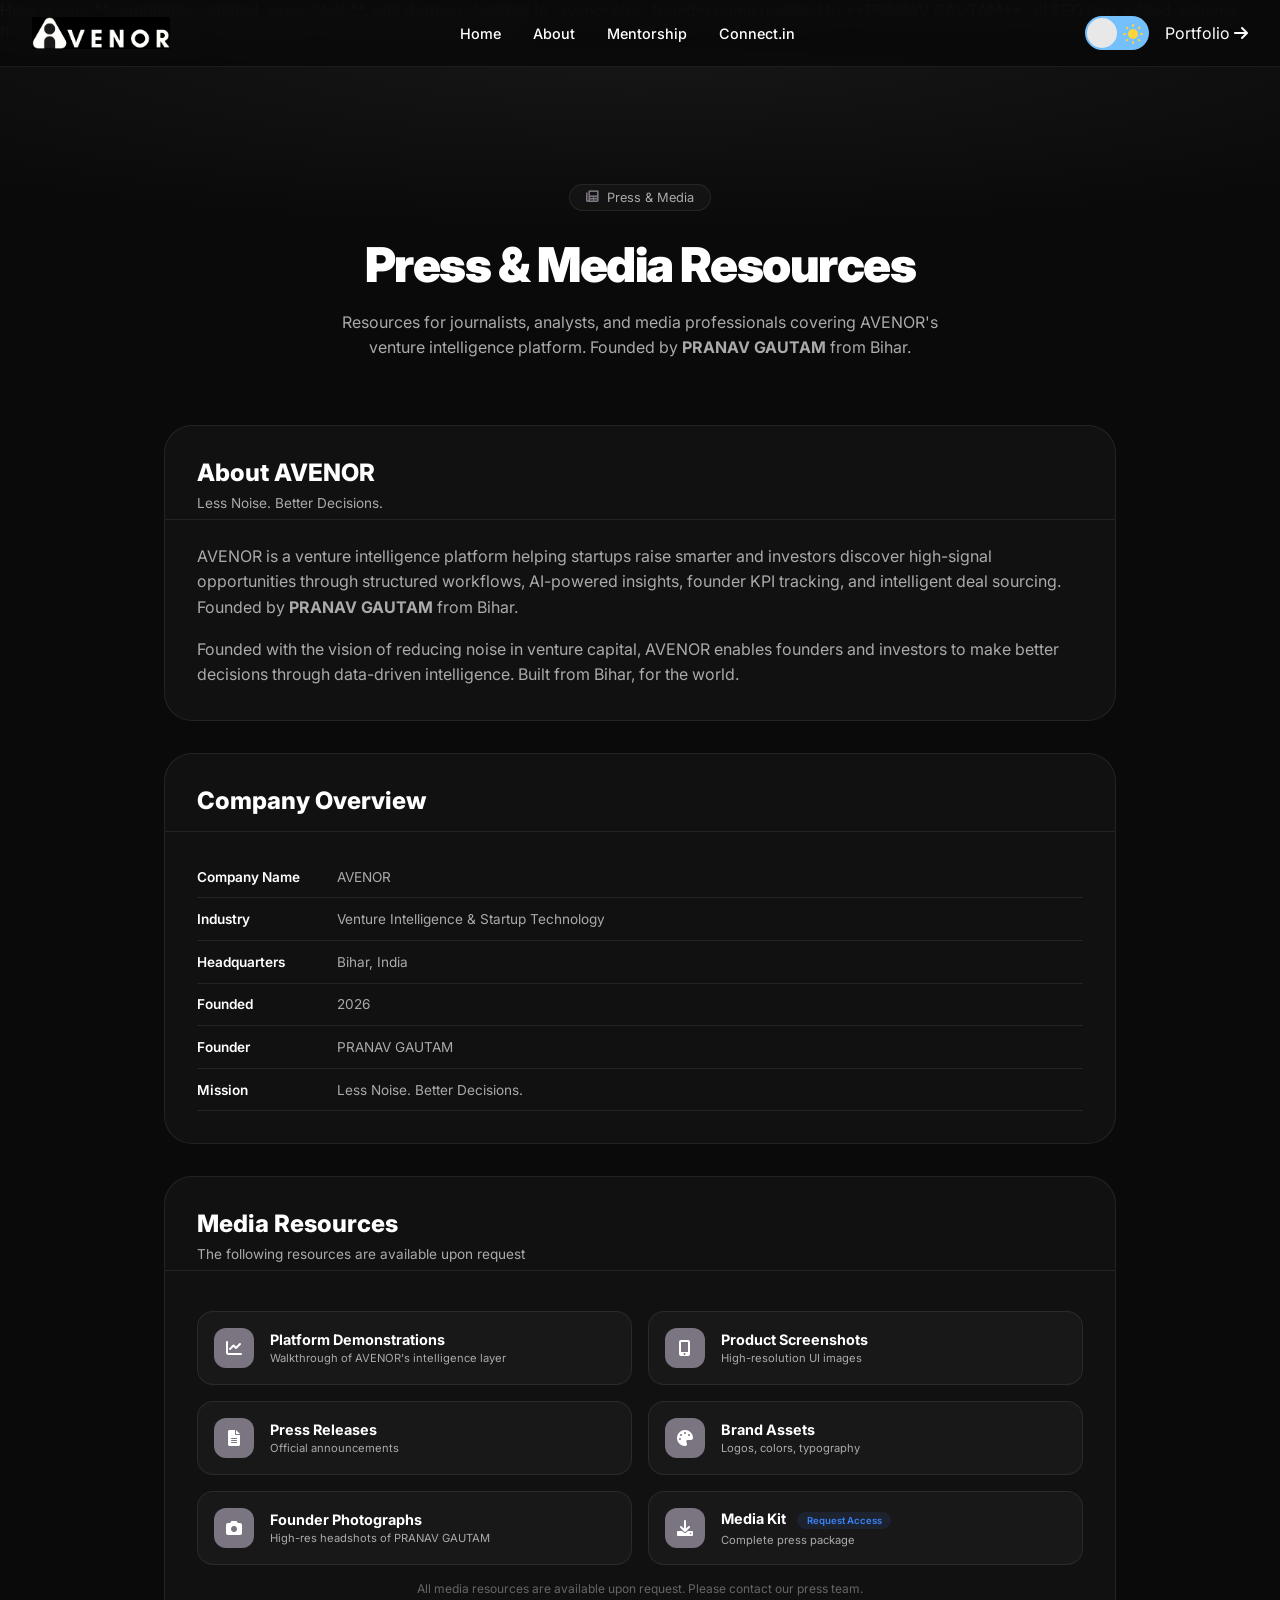
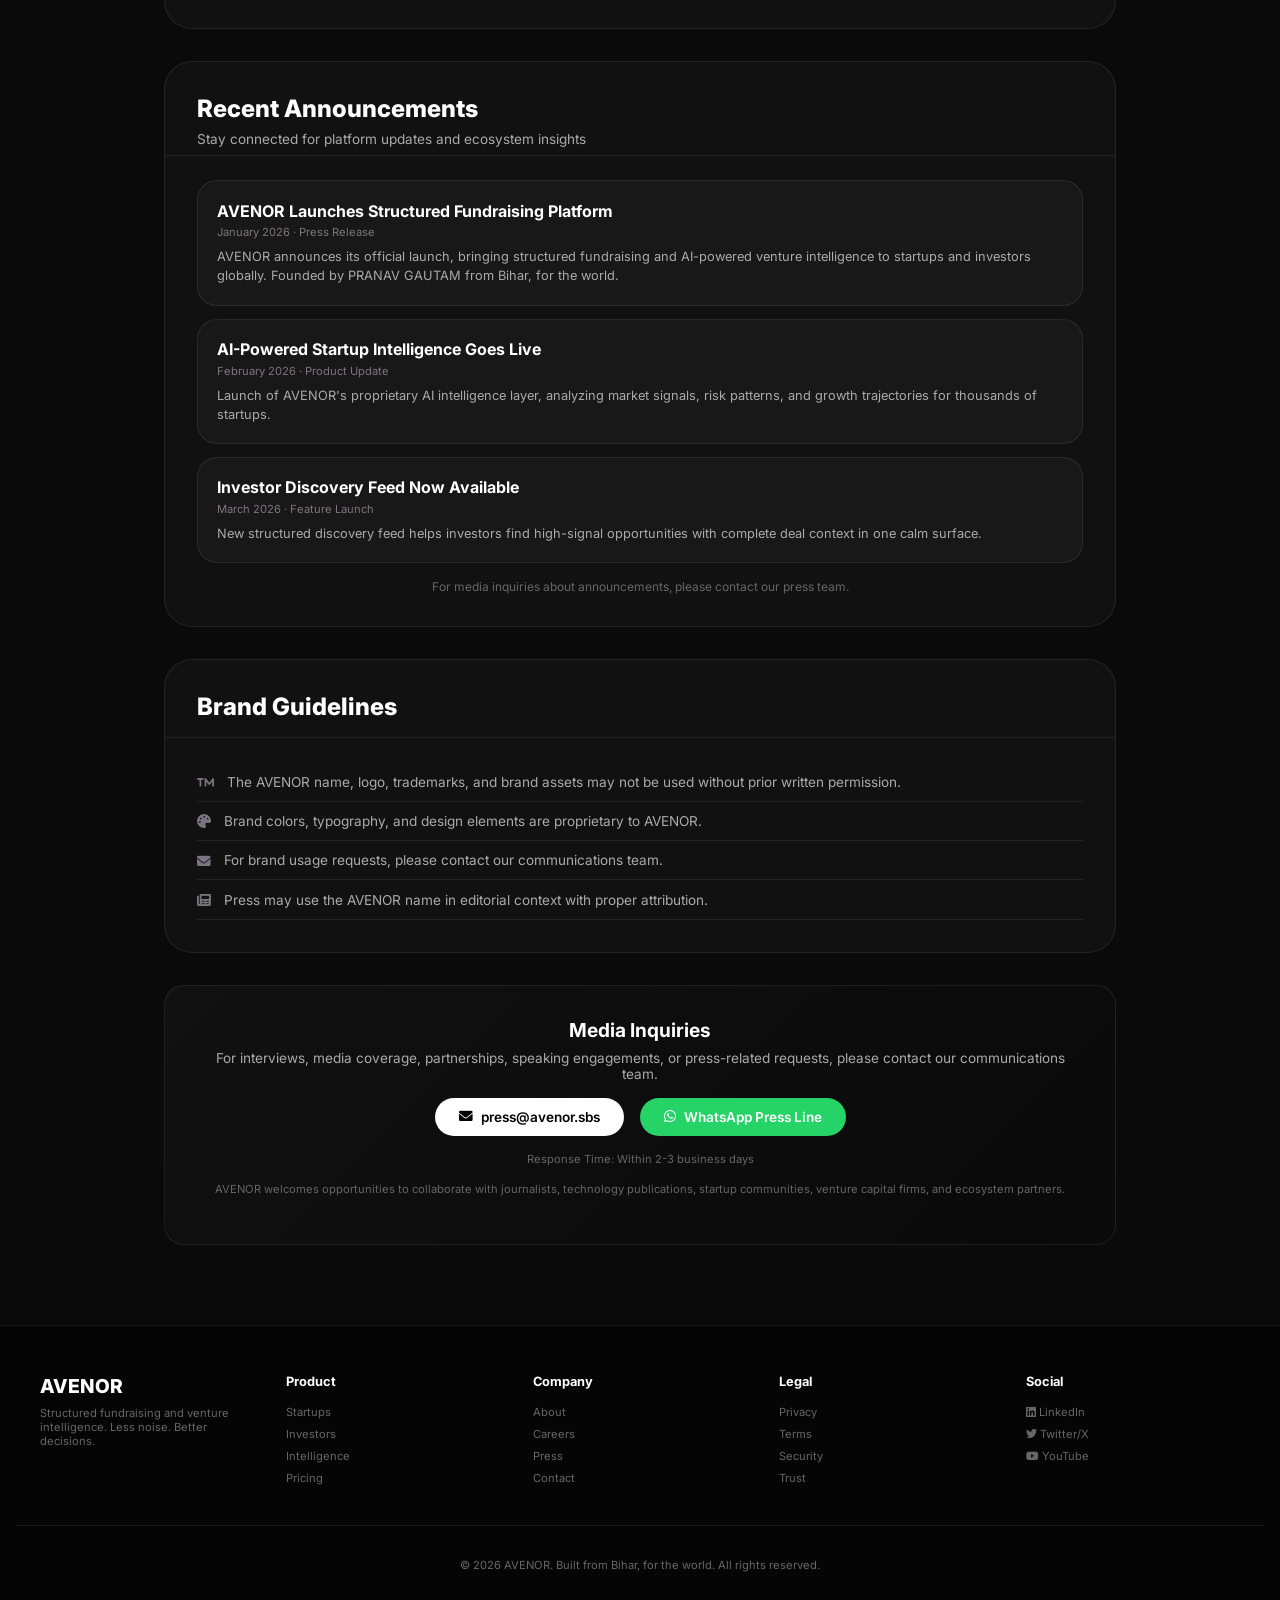
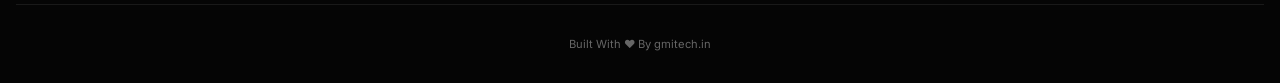
<file: press.html>
Here is your **completely updated `press.html`** with domain changed to `avenor.sbs`, founder name updated to **PRANAV GAUTAM**, all SEO tags added, schema markup, and proper styling - keeping your original layout intact.

```html
<!DOCTYPE html>
<html lang="en" data-theme="dark">
<head>
    <meta charset="UTF-8">
    <meta name="viewport" content="width=device-width, initial-scale=1.0, user-scalable=yes">
    <title>Press & Media | AVENOR – Media Resources for Journalists</title>
    <link rel="icon" href="images/LogoA.svg" type="image/svg+xml">
    <link rel="canonical" href="https://avenor.sbs/press.html" />
     <link rel="icon" href="images/LogoA.svg" type="image/svg+xml">
    
    <!-- Primary SEO Meta Tags -->
    <meta name="description" content="Press resources, media kits, and company information for journalists covering AVENOR's venture intelligence platform. Founded by PRANAV GAUTAM from Bihar.">
    <meta name="keywords" content="AVENOR, PRANAV GAUTAM, press, media, news, announcements, venture intelligence, startup fundraising, media kit">
    <meta name="author" content="PRANAV GAUTAM">
    <meta name="copyright" content="AVENOR">
    <meta name="robots" content="index, follow">
    
    <!-- Open Graph / Social Media -->
    <meta property="og:type" content="website">
    <meta property="og:site_name" content="AVENOR">
    <meta property="og:title" content="AVENOR Press & Media – Resources for Journalists">
    <meta property="og:description" content="Press resources, media kits, and company information for journalists covering AVENOR's venture intelligence platform.">
    <meta property="og:image" content="https://avenor.sbs/images/LogoA.svg">
    <meta property="og:url" content="https://avenor.sbs/press.html">
    
    <!-- Twitter Card -->
    <meta name="twitter:card" content="summary_large_image">
    <meta name="twitter:title" content="AVENOR Press & Media">
    <meta name="twitter:description" content="Press resources and media information for AVENOR's venture intelligence platform.">
    <meta name="twitter:image" content="https://avenor.sbs/images/LogoA.svg">
    
    <!-- Team Member SEO Meta -->
    <meta name="team:founder" content="PRANAV GAUTAM - Founder & CEO">
    <meta name="team:member" content="AKSHAY SINGH - Team Member">
    <meta name="team:member" content="AMIT NAYAN - Team Member">
    <meta name="built-by" content="gmitech.in">
    
    <link href="https://fonts.googleapis.com/css2?family=Inter:wght@300;400;500;600;700;800;900&display=swap" rel="stylesheet">
    <link rel="stylesheet" href="https://cdnjs.cloudflare.com/ajax/libs/font-awesome/6.0.0-beta3/css/all.min.css">
    
    <style>
        :root {
            --bg: #0a0a0a; --bg2: #050505; --bg3: #111; --text: #ffffff;
            --muted: #aaaaaa; --dim: #666666; --border: rgba(255,255,255,0.08);
            --card: rgba(255,255,255,0.03); --card-h: rgba(255,255,255,0.06);
            --header: rgba(10,10,10,0.95); --accent: #7B7481;
            --btn-bg: #ffffff; --btn-text: #000000;
            --blue: #3b82f6; --blue-bg: rgba(59,130,246,0.1);
        }
        [data-theme="light"] {
            --bg: #f5f5f0; --bg2: #ebebeb; --bg3: #e0e0e0; --text: #0a0a0a;
            --muted: #555555; --dim: #888888; --border: rgba(0,0,0,0.08);
            --card: rgba(0,0,0,0.03); --card-h: rgba(0,0,0,0.06);
            --header: rgba(245,245,240,0.95); --accent: #6a5f70;
            --btn-bg: #0a0a0a; --btn-text: #ffffff;
        }
        *{margin:0;padding:0;box-sizing:border-box;}
        body{font-family:'Inter',sans-serif;background:var(--bg);color:var(--text);overflow-x:hidden;transition:background .4s,color .4s;}
        ::-webkit-scrollbar{width:6px;} ::-webkit-scrollbar-track{background:var(--bg2);} ::-webkit-scrollbar-thumb{background:var(--accent);border-radius:4px;}
        a{text-decoration:none;color:inherit;}
        
        /* Header */
        .main-header{position:fixed;top:0;left:0;right:0;z-index:1000;padding:1rem 2rem;background:var(--header);backdrop-filter:blur(12px);border-bottom:1px solid var(--border);transition:background .4s,border-color .4s;}
        .header-container{max-width:1400px;margin:0 auto;display:flex;align-items:center;justify-content:space-between;gap:1rem;}
        .logo-center a{display:flex;align-items:center;gap:8px;font-weight:800;font-size:1.3rem;color:var(--text);}
        .logo-center img{height:32px;}
        .logo-dark{display:block;}.logo-light{display:none;}
        [data-theme="light"] .logo-dark{display:none;}[data-theme="light"] .logo-light{display:block;}
        .nav-left{display:flex;gap:2rem;align-items:center;}
        .nav-left a,.dropdown-btn{color:var(--text);font-size:.9rem;font-weight:500;background:none;border:none;cursor:pointer;font-family:inherit;transition:opacity .3s;}
        .nav-left a:hover,.dropdown-btn:hover{opacity:.6;}
        .dropdown{position:relative;display:inline-block;}
        .dropdown-content{display:none;position:absolute;top:100%;left:0;background:var(--bg3);min-width:200px;border-radius:12px;padding:.5rem 0;margin-top:.5rem;border:1px solid var(--border);z-index:200;}
        .dropdown-content a{display:block;padding:.7rem 1.2rem;font-size:.85rem;color:var(--text);transition:background .2s;}
        .dropdown-content a:hover{background:var(--card-h);}
        .dropdown:hover .dropdown-content{display:block;}
        .nav-right{display:flex;align-items:center;gap:1rem;}
        .portfolio-btn{background:var(--btn-bg);color:var(--btn-text);padding:.5rem 1.3rem;border-radius:100px;font-weight:600;font-size:.9rem;transition:all .3s;white-space:nowrap;}
        .portfolio-btn:hover{opacity:.85;transform:scale(1.02);}
        
        /* Theme Toggle */
        .switch{font-size:17px;position:relative;display:inline-block;width:64px;height:34px;flex-shrink:0;}
        .switch input{opacity:0;width:0;height:0;}
        .slider{position:absolute;cursor:pointer;top:0;left:0;right:0;bottom:0;background:#73C0FC;transition:.4s;border-radius:30px;}
        .slider:before{position:absolute;content:"";height:30px;width:30px;border-radius:20px;left:2px;bottom:2px;z-index:2;background:#e8e8e8;transition:.4s;}
        .sun svg{position:absolute;top:6px;left:36px;z-index:1;width:24px;height:24px;animation:rotate 15s linear infinite;}
        .moon svg{fill:#73C0FC;position:absolute;top:5px;left:5px;z-index:1;width:24px;height:24px;animation:tilt 5s linear infinite;}
        @keyframes rotate{to{transform:rotate(360deg);}}
        @keyframes tilt{0%,100%{transform:rotate(0);}25%{transform:rotate(-10deg);}75%{transform:rotate(10deg);}}
        .input:checked+.slider{background:#183153;}
        .input:checked+.slider:before{transform:translateX(30px);}
        
        /* Mobile Menu */
        .hamburger{display:none;background:none;border:none;cursor:pointer;padding:4px;z-index:1001;}
        .hamburger span{display:block;width:25px;height:2px;background:var(--text);margin:5px 0;transition:all .3s;}
        .hamburger.active span:nth-child(1){transform:translateY(7px) rotate(45deg);}
        .hamburger.active span:nth-child(2){opacity:0;}
        .hamburger.active span:nth-child(3){transform:translateY(-7px) rotate(-45deg);}
        .mobile-menu{display:none;position:fixed;top:0;left:0;right:0;bottom:0;background:var(--bg);z-index:999;padding:80px 2rem 2rem;flex-direction:column;gap:1.5rem;overflow-y:auto;transition:background .4s;}
        .mobile-menu.active{display:flex;}
        .mobile-menu a,.mobile-dropdown-btn{color:var(--text);font-size:1.2rem;font-weight:500;padding:.5rem 0;border-bottom:1px solid var(--border);background:none;text-align:left;width:100%;cursor:pointer;}
        .mobile-dropdown-content{display:none;padding-left:1rem;margin-top:.5rem;}
        .mobile-dropdown-content a{font-size:1rem;border-bottom:none;}
        .mobile-theme-row{display:flex;align-items:center;justify-content:space-between;padding:.5rem 0;border-bottom:1px solid var(--border);}
        .mobile-theme-label{font-size:1.2rem;font-weight:500;color:var(--text);}

        /* Press Page Specific */
        .page-hero{padding:9rem 2rem 4rem;text-align:center;position:relative;overflow:hidden;}
        .page-hero::before{content:'';position:absolute;top:0;left:0;right:0;bottom:0;background:radial-gradient(ellipse 80% 50% at 50% 0%,rgba(123,116,129,.12),transparent);pointer-events:none;}
        .hero-badge{display:inline-flex;align-items:center;gap:8px;background:var(--card);border:1px solid var(--border);padding:.3rem 1rem;border-radius:100px;font-size:.8rem;color:var(--muted);margin-bottom:1.5rem;}
        .page-hero h1{font-size:3rem;font-weight:900;letter-spacing:-.03em;margin-bottom:1rem;color:var(--text);}
        .page-hero p{font-size:1rem;color:var(--muted);max-width:650px;margin:0 auto;line-height:1.6;}
        
        /* Content Sections */
        .content-container{max-width:1000px;margin:0 auto 5rem;padding:0 1.5rem;}
        .info-card{background:var(--card);border:1px solid var(--border);border-radius:28px;overflow:hidden;margin-bottom:2rem;}
        .section-header{padding:2rem 2rem 0.5rem 2rem;border-bottom:1px solid var(--border);}
        .section-header h2{font-size:1.5rem;font-weight:800;margin-bottom:.5rem;color:var(--text);}
        .section-header p{font-size:.85rem;color:var(--muted);}
        
        .grid-list{padding:1.5rem 2rem 2rem 2rem;}
        .info-row{display:flex;padding:.8rem 0;border-bottom:1px solid var(--border);}
        .info-label{width:140px;font-weight:600;font-size:.85rem;color:var(--text);}
        .info-value{flex:1;font-size:.85rem;color:var(--muted);}
        
        .resources-grid{display:grid;grid-template-columns:repeat(2,1fr);gap:1rem;margin-top:1rem;}
        .resource-item{background:var(--card);border:1px solid var(--border);border-radius:16px;padding:1rem;display:flex;align-items:center;gap:1rem;transition:all .3s;}
        .resource-item:hover{background:var(--card-h);transform:translateY(-2px);}
        .resource-icon{width:40px;height:40px;background:var(--accent);border-radius:12px;display:flex;align-items:center;justify-content:center;color:#fff;}
        .resource-info h4{font-size:.9rem;font-weight:700;margin-bottom:.2rem;color:var(--text);}
        .resource-info p{font-size:.7rem;color:var(--muted);}
        .request-badge{display:inline-block;background:var(--blue-bg);color:var(--blue);border-radius:20px;padding:.2rem .6rem;font-size:.6rem;font-weight:600;margin-left:.5rem;}
        
        .press-card{background:var(--card);border:1px solid var(--border);border-radius:20px;padding:1.2rem;transition:all .3s;}
        .press-card:hover{background:var(--card-h);}
        .press-title{font-size:1rem;font-weight:700;margin-bottom:.3rem;color:var(--text);}
        .press-meta{font-size:.7rem;color:var(--accent);margin-bottom:.5rem;}
        .press-excerpt{font-size:.8rem;color:var(--muted);line-height:1.5;}
        
        .guidelines-list{list-style:none;padding:0;}
        .guidelines-list li{display:flex;align-items:flex-start;gap:.8rem;padding:.7rem 0;border-bottom:1px solid var(--border);font-size:.85rem;color:var(--muted);}
        .guidelines-list li i{color:var(--accent);margin-top:.15rem;}
        
        .contact-box{background:linear-gradient(135deg,var(--card),transparent);border:1px solid var(--border);border-radius:20px;padding:2rem;text-align:center;margin-top:1rem;}
        .contact-box h3{font-size:1.2rem;font-weight:700;margin-bottom:.5rem;color:var(--text);}
        .contact-box p{font-size:.85rem;color:var(--muted);margin-bottom:1rem;}
        .contact-buttons{display:flex;gap:1rem;justify-content:center;flex-wrap:wrap;}
        .contact-btn{display:inline-flex;align-items:center;gap:.5rem;background:var(--btn-bg);color:var(--btn-text);padding:.7rem 1.5rem;border-radius:100px;font-weight:600;font-size:.85rem;transition:all .3s;border:none;cursor:pointer;font-family:inherit;}
        .contact-btn:hover{transform:translateY(-2px);opacity:.9;}
        .contact-wa{background:#25D366;color:#fff;}
        
        .footer{background:var(--bg2);padding:3rem 1rem 2rem;border-top:1px solid var(--border);margin-top:2rem;}
        .footer-grid{display:grid;grid-template-columns:repeat(auto-fit,minmax(150px,1fr));gap:2rem;max-width:1200px;margin:0 auto;}
        .footer-logo{font-size:1.2rem;font-weight:800;margin-bottom:.5rem;color:var(--text);}
        .footer-grid p{font-size:.7rem;color:var(--dim);}
        .footer-grid h4{font-size:.8rem;font-weight:700;margin-bottom:1rem;color:var(--text);}
        .footer-grid a{display:block;font-size:.7rem;color:var(--dim);margin-bottom:.5rem;transition:color .3s;}
        .footer-grid a:hover{color:var(--text);}
        .footer-bottom{text-align:center;padding-top:2rem;margin-top:2rem;border-top:1px solid var(--border);font-size:.7rem;color:var(--dim);}

        @media(max-width:768px){
            .nav-left,.nav-right{display:none;}
            .hamburger{display:block;}
            .page-hero h1{font-size:2rem;}
            .resources-grid{grid-template-columns:1fr;}
            .info-row{flex-direction:column;}
            .info-label{margin-bottom:.3rem;width:auto;}
            .contact-buttons{flex-direction:column;align-items:center;}
            .section-header{padding:1.5rem;}
            .grid-list{padding:1rem 1.5rem 1.5rem;}
        }
        @media(max-width:480px){
            .page-hero{padding:7rem 1rem 3rem;}
        }
        .dropdown:hover .dropdown-content{display:block;opacity:1;visibility:visible;}
        .dropdown-content{display:none;position:absolute;top:100%;left:0;margin-top:0;padding-top:5px;z-index:1000;}
    </style>
    
    <script type="application/ld+json">
    {
      "@context": "https://schema.org",
      "@type": "Organization",
      "name": "AVENOR",
      "url": "https://avenor.sbs",
      "logo": "https://avenor.sbs/images/LogoA.svg",
      "description": "AVENOR is a venture intelligence platform helping startups raise smarter and investors discover high-signal opportunities. Founded by PRANAV GAUTAM from Bihar.",
      "founder": {
        "@type": "Person",
        "name": "PRANAV GAUTAM",
        "jobTitle": "Founder & CEO"
      },
      "address": {
        "@type": "PostalAddress",
        "addressLocality": "Bihar",
        "addressCountry": "India"
      },
      "foundingDate": "2026",
      "industry": "Venture Intelligence",
      "mission": "Less Noise. Better Decisions."
    }
    </script>
</head>
<body>

 <header class="main-header">
    <div class="header-container">
        <div class="logo-center">
            <a href="index.html">
                <img class="logo-dark" src="images/blacklogo.png" alt="AVENOR" onerror="this.src='https://placehold.co/32x32/fff/000?text=A'">
                <img class="logo-light" src="images/whitelogo.png" alt="AVENOR" onerror="this.src='https://placehold.co/32x32/000/fff?text=A'">
            </a>
        </div>
        <div class="nav-left">
            <a href="index.html">Home</a>
            <a href="about.html">About</a>
            <a href="mentorship.html">Mentorship</a>
            <a href="connect.html">Connect.in</a>
        </div>
        <div class="nav-right">
            <label class="switch" title="Toggle dark/light mode">
                <span class="sun"><svg xmlns="http://www.w3.org/2000/svg" viewBox="0 0 24 24"><g fill="#ffd43b"><circle r="5" cy="12" cx="12"></circle><path d="m21 13h-1a1 1 0 0 1 0-2h1a1 1 0 0 1 0 2zm-17 0h-1a1 1 0 0 1 0-2h1a1 1 0 0 1 0 2zm13.66-5.66a1 1 0 0 1-.66-.29 1 1 0 0 1 0-1.41l.71-.71a1 1 0 1 1 1.41 1.41l-.71.71a1 1 0 0 1-.75.29zm-12.02 12.02a1 1 0 0 1-.71-.29 1 1 0 0 1 0-1.41l.71-.66a1 1 0 0 1 1.41 1.41l-.71.71a1 1 0 0 1-.7.24zm6.36-14.36a1 1 0 0 1-1-1v-1a1 1 0 0 1 2 0v1a1 1 0 0 1-1 1zm0 17a1 1 0 0 1-1-1v-1a1 1 0 0 1 2 0v1a1 1 0 0 1-1 1zm-5.66-14.66a1 1 0 0 1-.7-.29l-.71-.71a1 1 0 0 1 1.41-1.41l.71.71a1 1 0 0 1 0 1.41 1 1 0 0 1-.71.29zm12.02 12.02a1 1 0 0 1-.7-.29l-.66-.71a1 1 0 0 1 1.36-1.36l.71.71a1 1 0 0 1 0 1.41 1 1 0 0 1-.71.24z"></path></g></svg></span>
                <span class="moon"><svg xmlns="http://www.w3.org/2000/svg" viewBox="0 0 384 512"><path d="m223.5 32c-123.5 0-223.5 100.3-223.5 224s100 224 223.5 224c60.6 0 115.5-24.2 155.8-63.4 5-4.9 6.3-12.5 3.1-18.7s-10.1-9.7-17-8.5c-9.8 1.7-19.8 2.6-30.1 2.6-96.9 0-175.5-78.8-175.5-176 0-65.8 36-123.1 89.3-153.3 6.1-3.5 9.2-10.5 7.7-17.3s-7.3-11.9-14.3-12.5c-6.3-.5-12.6-.8-19-.8z"></path></svg></span>
                <input type="checkbox" class="input" id="themeToggle">
                <span class="slider"></span>
            </label>
            <a href="portfolio.html" class="lets-talk-btn">Portfolio <i class="fas fa-arrow-right"></i></a>
        </div>
        <button class="hamburger" id="hamburgerBtn"><span></span><span></span><span></span></button>
    </div>
</header>

<div class="mobile-menu" id="mobileMenu">
    <div class="mobile-theme-row">
        <span class="mobile-theme-label">Dark Mode</span>
        <label class="switch">
            <span class="sun"><svg xmlns="http://www.w3.org/2000/svg" viewBox="0 0 24 24"><g fill="#ffd43b"><circle r="5" cy="12" cx="12"></circle><path d="m21 13h-1a1 1 0 0 1 0-2h1a1 1 0 0 1 0 2zm-17 0h-1a1 1 0 0 1 0-2h1a1 1 0 0 1 0 2zm13.66-5.66a1 1 0 0 1-.66-.29 1 1 0 0 1 0-1.41l.71-.71a1 1 0 1 1 1.41 1.41l-.71.71a1 1 0 0 1-.75.29zm-12.02 12.02a1 1 0 0 1-.71-.29 1 1 0 0 1 0-1.41l.71-.66a1 1 0 0 1 1.41 1.41l-.71.71a1 1 0 0 1-.7.24zm6.36-14.36a1 1 0 0 1-1-1v-1a1 1 0 0 1 2 0v1a1 1 0 0 1-1 1zm0 17a1 1 0 0 1-1-1v-1a1 1 0 0 1 2 0v1a1 1 0 0 1-1 1zm-5.66-14.66a1 1 0 0 1-.7-.29l-.71-.71a1 1 0 0 1 1.41-1.41l.71.71a1 1 0 0 1 0 1.41 1 1 0 0 1-.71.29zm12.02 12.02a1 1 0 0 1-.7-.29l-.66-.71a1 1 0 0 1 1.36-1.36l.71.71a1 1 0 0 1 0 1.41 1 1 0 0 1-.71.24z"></path></g></svg></span>
            <span class="moon"><svg xmlns="http://www.w3.org/2000/svg" viewBox="0 0 384 512"><path d="m223.5 32c-123.5 0-223.5 100.3-223.5 224s100 224 223.5 224c60.6 0 115.5-24.2 155.8-63.4 5-4.9 6.3-12.5 3.1-18.7s-10.1-9.7-17-8.5c-9.8 1.7-19.8 2.6-30.1 2.6-96.9 0-175.5-78.8-175.5-176 0-65.8 36-123.1 89.3-153.3 6.1-3.5 9.2-10.5 7.7-17.3s-7.3-11.9-14.3-12.5c-6.3-.5-12.6-.8-19-.8z"></path></svg></span>
            <input type="checkbox" class="input" id="themeToggleMobile">
            <span class="slider"></span>
        </label>
    </div>
    <a href="index.html">Home</a>
    <a href="about.html">About</a>
    <a href="mentorship.html">Mentorship</a>
    <a href="connect.html">Connect.in</a>
    <a href="portfolio.html">Portfolio</a>
</div>


<!-- HERO SECTION -->
<section class="page-hero">
    <div class="hero-badge"><i class="fas fa-newspaper" style="color:var(--accent);"></i> Press & Media</div>
    <h1>Press & Media Resources</h1>
    <p>Resources for journalists, analysts, and media professionals covering AVENOR's venture intelligence platform. Founded by <strong>PRANAV GAUTAM</strong> from Bihar.</p>
</section>

<!-- MAIN CONTENT -->
<div class="content-container">
    <!-- About AVENOR Card -->
    <div class="info-card">
        <div class="section-header">
            <h2>About AVENOR</h2>
            <p>Less Noise. Better Decisions.</p>
        </div>
        <div class="grid-list">
            <p style="color:var(--muted);line-height:1.6;margin-bottom:1rem;">AVENOR is a venture intelligence platform helping startups raise smarter and investors discover high-signal opportunities through structured workflows, AI-powered insights, founder KPI tracking, and intelligent deal sourcing. Founded by <strong>PRANAV GAUTAM</strong> from Bihar.</p>
            <p style="color:var(--muted);line-height:1.6;">Founded with the vision of reducing noise in venture capital, AVENOR enables founders and investors to make better decisions through data-driven intelligence. Built from Bihar, for the world.</p>
        </div>
    </div>

    <!-- Company Overview -->
    <div class="info-card">
        <div class="section-header">
            <h2>Company Overview</h2>
        </div>
        <div class="grid-list">
            <div class="info-row"><div class="info-label">Company Name</div><div class="info-value">AVENOR</div></div>
            <div class="info-row"><div class="info-label">Industry</div><div class="info-value">Venture Intelligence & Startup Technology</div></div>
            <div class="info-row"><div class="info-label">Headquarters</div><div class="info-value">Bihar, India</div></div>
            <div class="info-row"><div class="info-label">Founded</div><div class="info-value">2026</div></div>
            <div class="info-row"><div class="info-label">Founder</div><div class="info-value">PRANAV GAUTAM</div></div>
            <div class="info-row"><div class="info-label">Mission</div><div class="info-value">Less Noise. Better Decisions.</div></div>
        </div>
    </div>

    <!-- Media Resources -->
    <div class="info-card">
        <div class="section-header">
            <h2>Media Resources</h2>
            <p>The following resources are available upon request</p>
        </div>
        <div class="grid-list">
            <div class="resources-grid">
                <div class="resource-item"><div class="resource-icon"><i class="fas fa-chart-line"></i></div><div class="resource-info"><h4>Platform Demonstrations</h4><p>Walkthrough of AVENOR's intelligence layer</p></div></div>
                <div class="resource-item"><div class="resource-icon"><i class="fas fa-mobile-alt"></i></div><div class="resource-info"><h4>Product Screenshots</h4><p>High-resolution UI images</p></div></div>
                <div class="resource-item"><div class="resource-icon"><i class="fas fa-file-alt"></i></div><div class="resource-info"><h4>Press Releases</h4><p>Official announcements</p></div></div>
                <div class="resource-item"><div class="resource-icon"><i class="fas fa-palette"></i></div><div class="resource-info"><h4>Brand Assets</h4><p>Logos, colors, typography</p></div></div>
                <div class="resource-item"><div class="resource-icon"><i class="fas fa-camera"></i></div><div class="resource-info"><h4>Founder Photographs</h4><p>High-res headshots of PRANAV GAUTAM</p></div></div>
                <div class="resource-item"><div class="resource-icon"><i class="fas fa-download"></i></div><div class="resource-info"><h4>Media Kit <span class="request-badge">Request Access</span></h4><p>Complete press package</p></div></div>
            </div>
            <p style="font-size:.75rem;color:var(--dim);margin-top:1rem;text-align:center;">All media resources are available upon request. Please contact our press team.</p>
        </div>
    </div>

    <!-- Press Coverage / Announcements -->
    <div class="info-card">
        <div class="section-header">
            <h2>Recent Announcements</h2>
            <p>Stay connected for platform updates and ecosystem insights</p>
        </div>
        <div class="grid-list">
            <div class="press-card" style="margin-bottom:.8rem;">
                <div class="press-title">AVENOR Launches Structured Fundraising Platform</div>
                <div class="press-meta">January 2026 · Press Release</div>
                <div class="press-excerpt">AVENOR announces its official launch, bringing structured fundraising and AI-powered venture intelligence to startups and investors globally. Founded by PRANAV GAUTAM from Bihar, for the world.</div>
            </div>
            <div class="press-card" style="margin-bottom:.8rem;">
                <div class="press-title">AI-Powered Startup Intelligence Goes Live</div>
                <div class="press-meta">February 2026 · Product Update</div>
                <div class="press-excerpt">Launch of AVENOR's proprietary AI intelligence layer, analyzing market signals, risk patterns, and growth trajectories for thousands of startups.</div>
            </div>
            <div class="press-card">
                <div class="press-title">Investor Discovery Feed Now Available</div>
                <div class="press-meta">March 2026 · Feature Launch</div>
                <div class="press-excerpt">New structured discovery feed helps investors find high-signal opportunities with complete deal context in one calm surface.</div>
            </div>
            <p style="font-size:.75rem;color:var(--dim);margin-top:1rem;text-align:center;">For media inquiries about announcements, please contact our press team.</p>
        </div>
    </div>

    <!-- Brand Guidelines -->
    <div class="info-card">
        <div class="section-header">
            <h2>Brand Guidelines</h2>
        </div>
        <div class="grid-list">
            <ul class="guidelines-list">
                <li><i class="fas fa-trademark"></i> The AVENOR name, logo, trademarks, and brand assets may not be used without prior written permission.</li>
                <li><i class="fas fa-palette"></i> Brand colors, typography, and design elements are proprietary to AVENOR.</li>
                <li><i class="fas fa-envelope"></i> For brand usage requests, please contact our communications team.</li>
                <li><i class="fas fa-newspaper"></i> Press may use the AVENOR name in editorial context with proper attribution.</li>
            </ul>
        </div>
    </div>

    <!-- Contact for Media Inquiries -->
    <div class="contact-box">
        <h3>Media Inquiries</h3>
        <p>For interviews, media coverage, partnerships, speaking engagements, or press-related requests, please contact our communications team.</p>
        <div class="contact-buttons">
            <a href="mailto:press@avenor.sbs" class="contact-btn"><i class="fas fa-envelope"></i> press@avenor.sbs</a>
            <button onclick="window.open('https://wa.me/9192622444607?text=Hi%20AVENOR%20Press%20Team,%20I%20have%20a%20media%20inquiry%20or%20press%20request.%20Please%20let%20me%20know%20how%20to%20proceed.', '_blank')" class="contact-btn contact-wa"><i class="fab fa-whatsapp"></i> WhatsApp Press Line</button>
        </div>
        <p style="font-size:.7rem; color:var(--dim); margin-top:1rem;">Response Time: Within 2-3 business days</p>
        <p style="font-size:.7rem; color:var(--dim); margin-top:.5rem;">AVENOR welcomes opportunities to collaborate with journalists, technology publications, startup communities, venture capital firms, and ecosystem partners.</p>
    </div>
</div>

<footer class="footer">
    <div class="footer-grid">
        <div><div class="footer-logo">AVENOR</div><p>Structured fundraising and venture intelligence. Less noise. Better decisions.</p></div>
        <div><h4>Product</h4><a>Startups</a><a>Investors</a><a>Intelligence</a><a>Pricing</a></div>
        <div><h4>Company</h4><a href="about.html">About</a><a href="career.html">Careers</a><a href="press.html">Press</a><a href="contact.html">Contact</a></div>
        <div><h4>Legal</h4><a href="privacy.html">Privacy</a><a href="terms.html">Terms</a><a href="security.html">Security</a><a>Trust</a></div>
        <div><h4>Social</h4><a href="#"><i class="fab fa-linkedin"></i> LinkedIn</a><a href="#"><i class="fab fa-twitter"></i> Twitter/X</a><a href="#"><i class="fab fa-youtube"></i> YouTube</a></div>
    </div>
    <div class="footer-bottom">© 2026 AVENOR. Built from Bihar, for the world. All rights reserved.</div>
    <div class="footer-bottom">Built With ❤️ By gmitech.in</div>
</footer>

<script>
    // Theme Toggle
    const html = document.documentElement;
    const t1 = document.getElementById('themeToggle');
    const t2 = document.getElementById('themeToggleMobile');
    function setTheme(light) { html.setAttribute('data-theme', light ? 'light' : 'dark'); if(t1) t1.checked = light; if(t2) t2.checked = light; localStorage.setItem('avenor-theme', light ? 'light' : 'dark'); }
    if(localStorage.getItem('avenor-theme') === 'light') setTheme(true);
    if(t1) t1.addEventListener('change', () => setTheme(t1.checked));
    if(t2) t2.addEventListener('change', () => setTheme(t2.checked));

    // Mobile Menu
    const hbtn = document.getElementById('hamburgerBtn');
    const mmenu = document.getElementById('mobileMenu');
    if(hbtn) {
        hbtn.addEventListener('click', (e) => {
            e.stopPropagation();
            mmenu.classList.toggle('active');
            hbtn.classList.toggle('active');
        });
    }
    const mobileDropdownBtn = document.getElementById('mobileDropdownBtn');
    const mobileDropdownContent = document.getElementById('mobileDropdownContent');
    if(mobileDropdownBtn) {
        mobileDropdownBtn.addEventListener('click', (e) => {
            e.stopPropagation();
            if(mobileDropdownContent) {
                mobileDropdownContent.style.display = mobileDropdownContent.style.display === 'block' ? 'none' : 'block';
            }
        });
    }
    document.querySelectorAll('.mobile-menu a, .mobile-menu button').forEach(l => l.addEventListener('click', () => { mmenu.classList.remove('active'); if(hbtn) hbtn.classList.remove('active'); }));
</script>
</body>
</html>
</file>
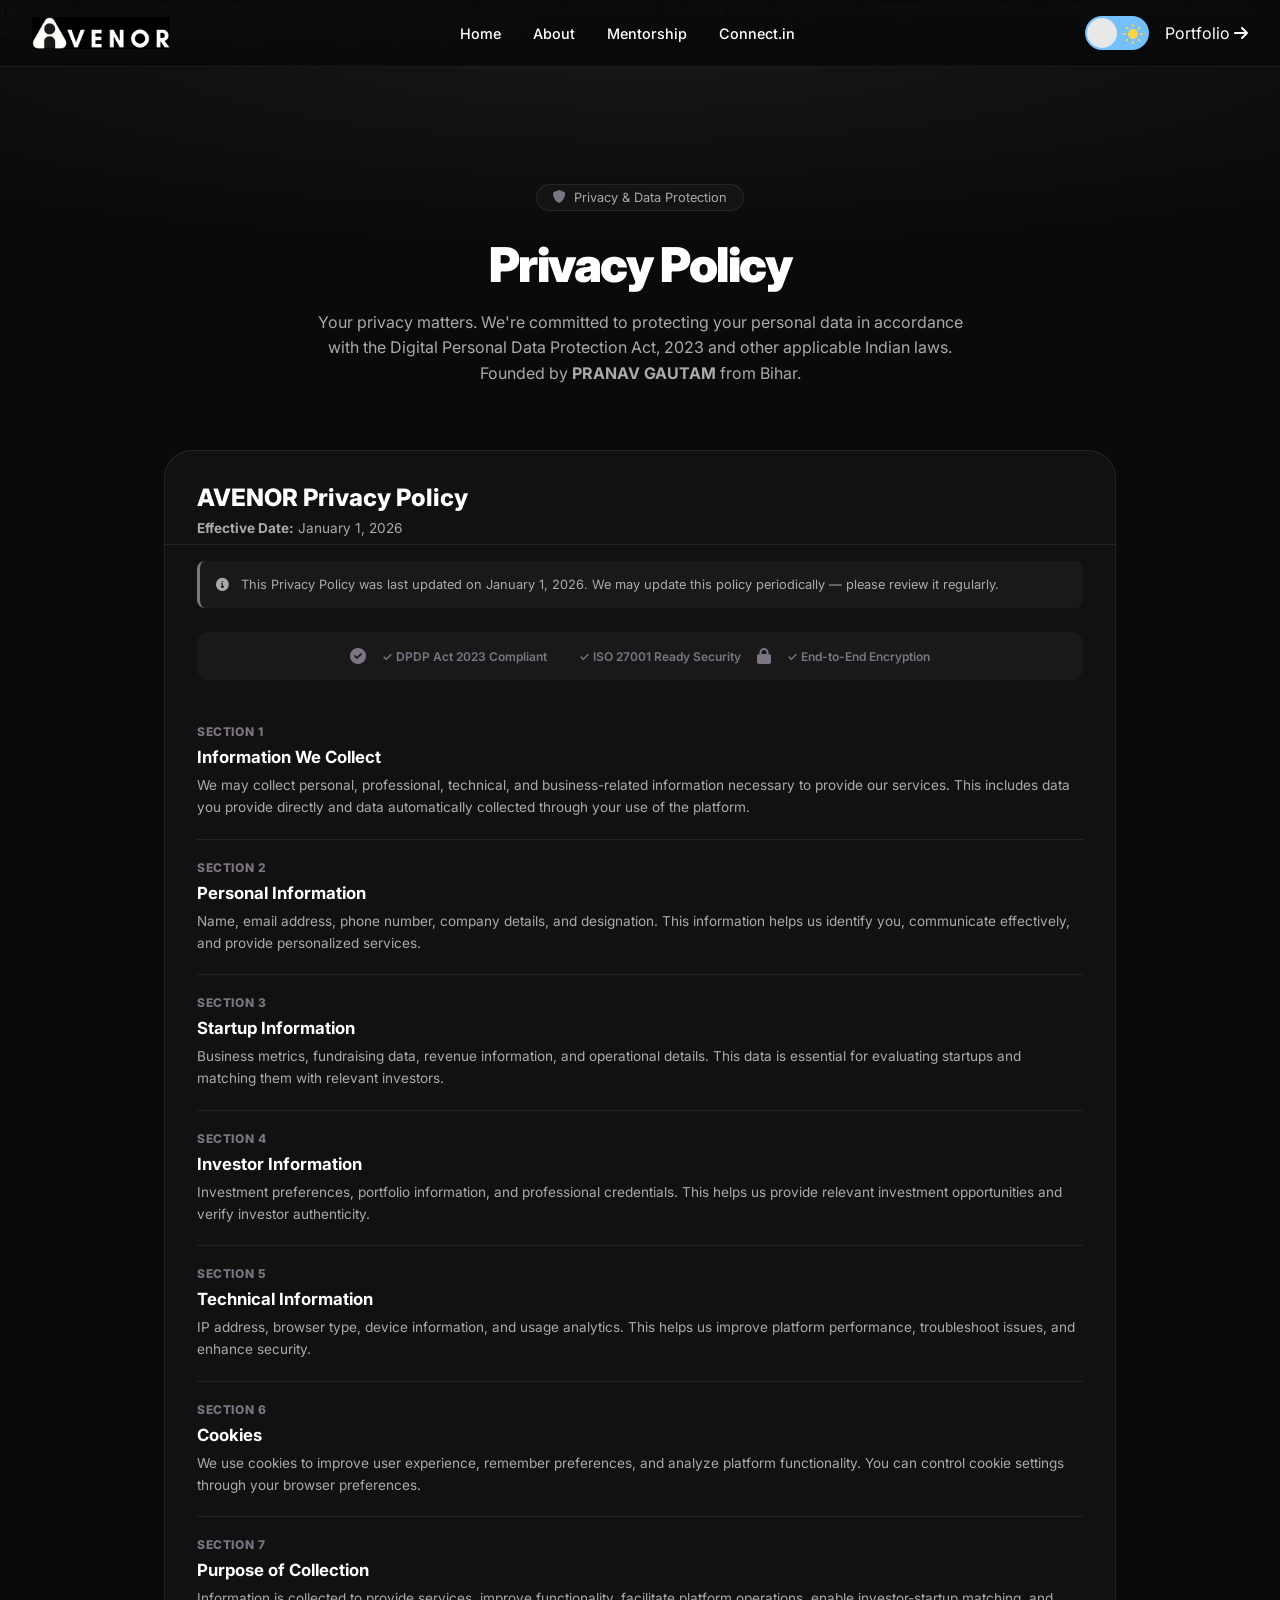
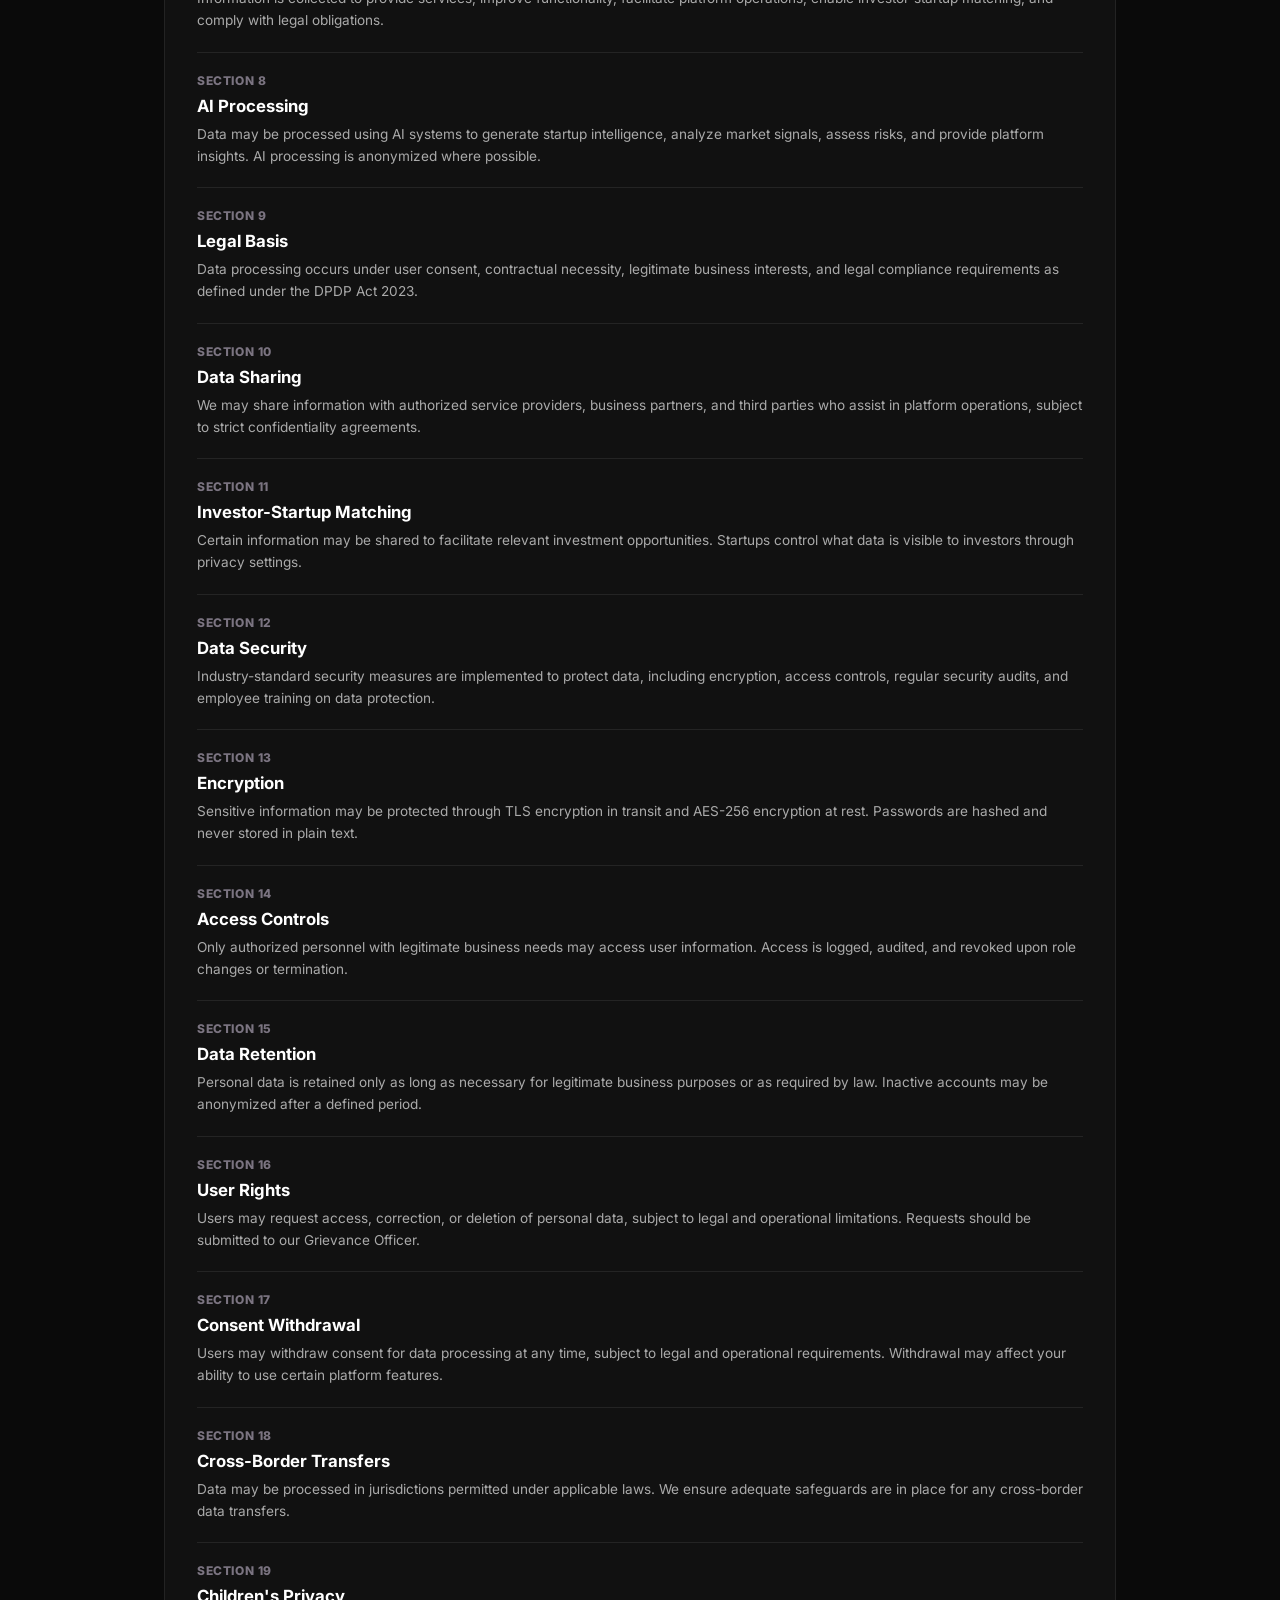
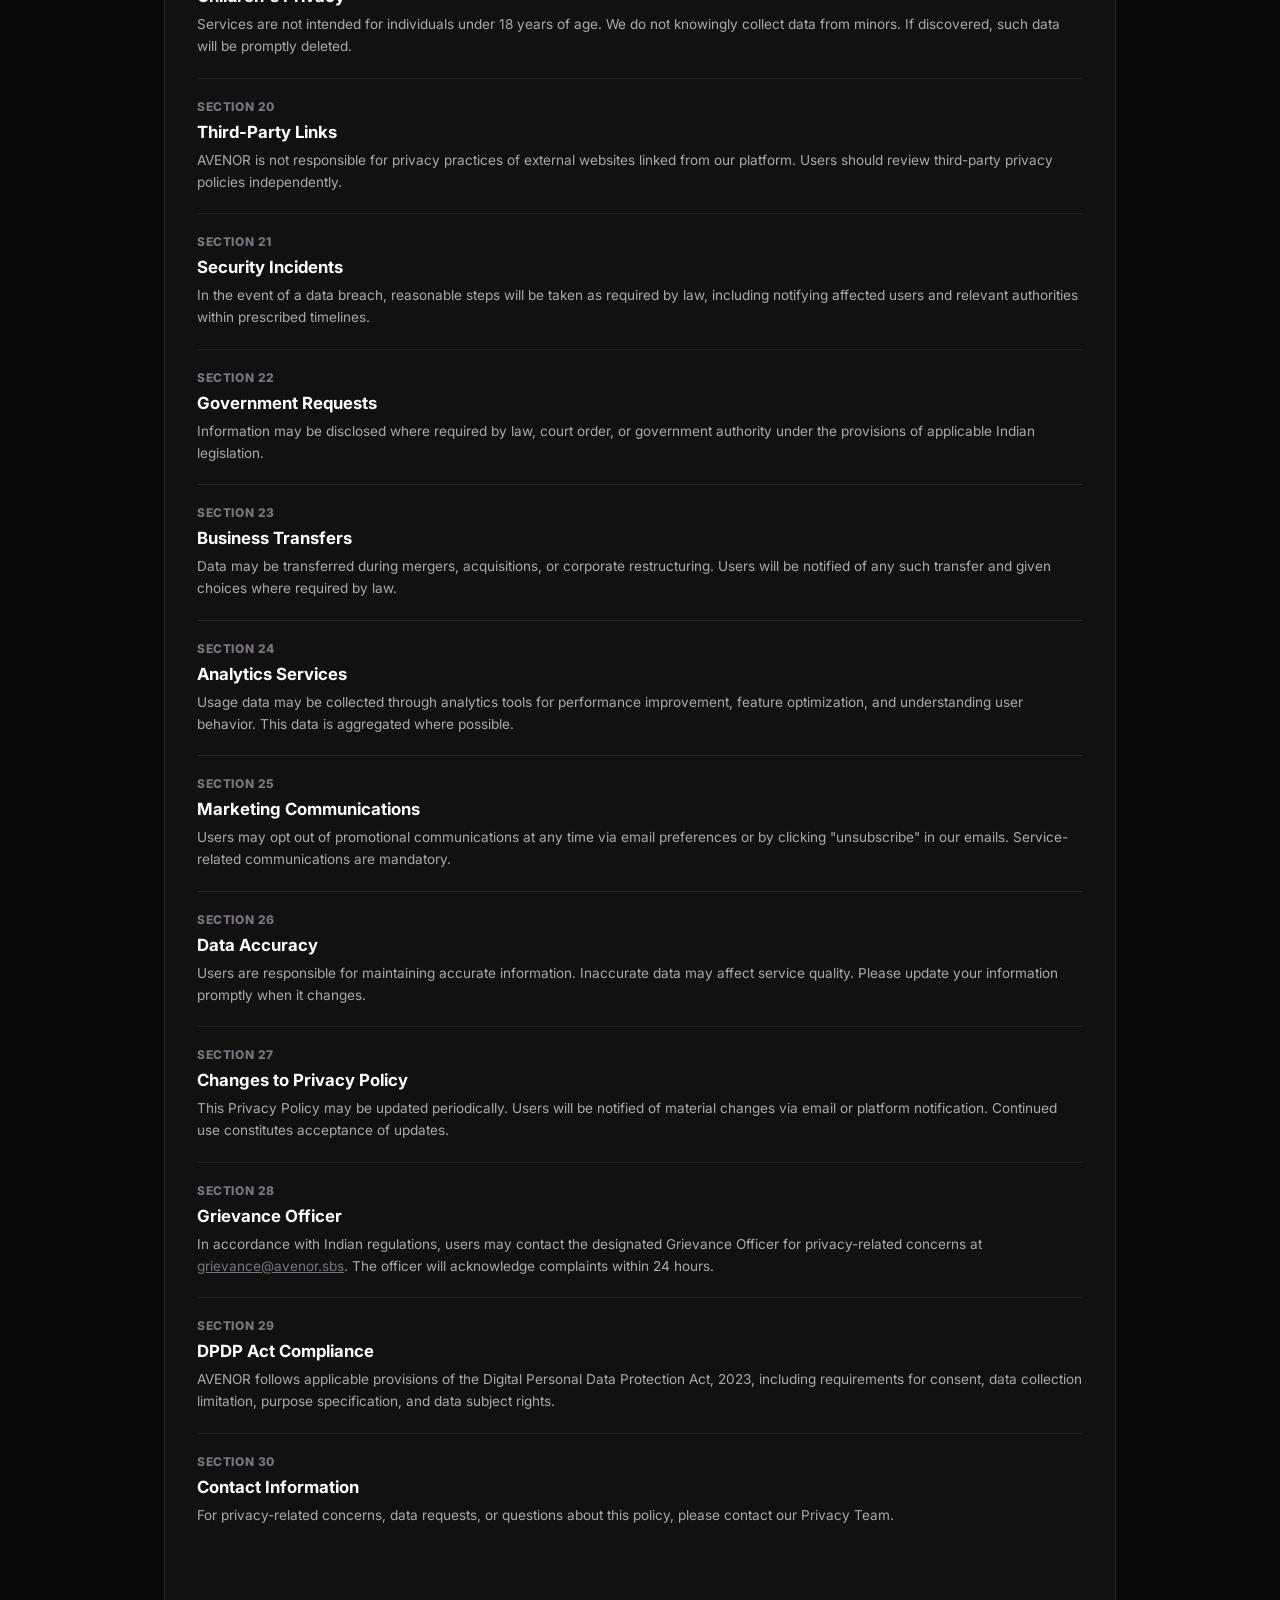
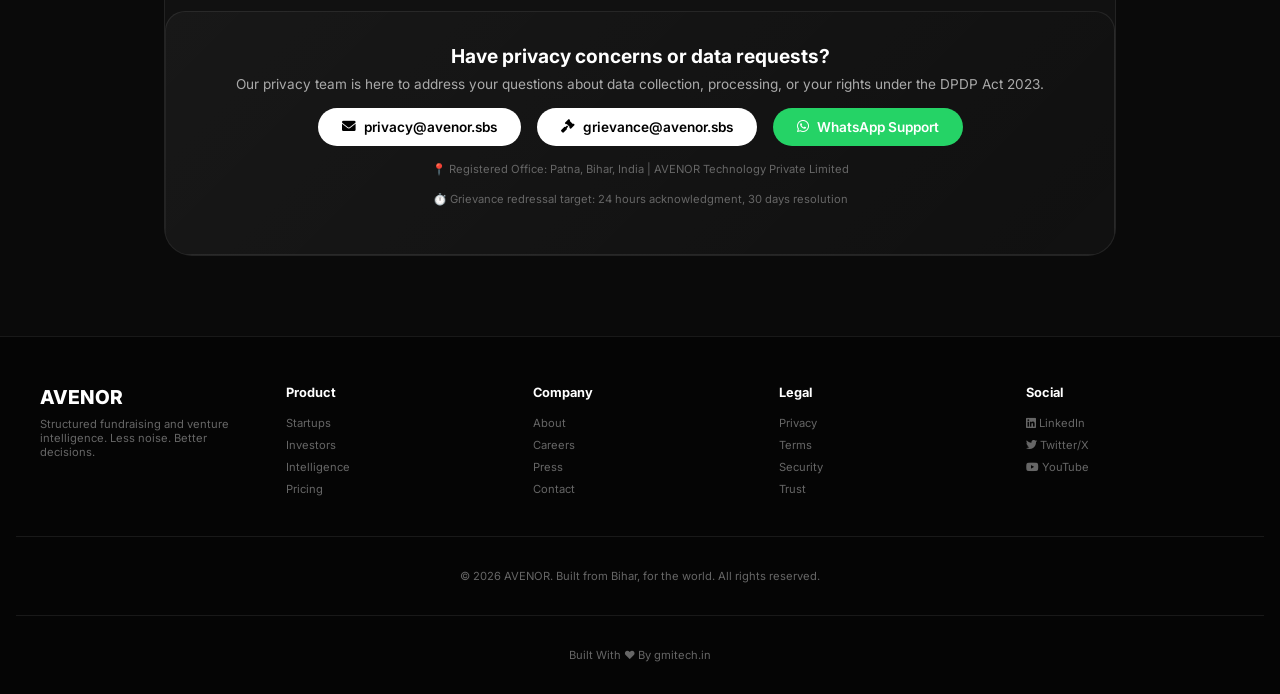
<file: privacy.html>
Here is your **completely updated `privacy.html`** with domain changed to `avenor.sbs`, founder name updated to **PRANAV GAUTAM**, all SEO tags added, schema markup, and proper styling - keeping your original layout intact.

```html
<!DOCTYPE html>
<html lang="en" data-theme="dark">
<head>
    <meta charset="UTF-8">
    <meta name="viewport" content="width=device-width, initial-scale=1.0, user-scalable=yes">
    <title>Privacy Policy | AVENOR – Data Protection & DPDP Act 2023 Compliance</title>
    <link rel="icon" href="images/LogoA.svg" type="image/svg+xml">
    <link rel="canonical" href="https://avenor.sbs/privacy.html" />
     <link rel="icon" href="images/LogoA.svg" type="image/svg+xml">
    
    <!-- Primary SEO Meta Tags -->
    <meta name="description" content="Review AVENOR's Privacy Policy. Learn how we collect, process, and protect your personal data in compliance with DPDP Act 2023. Founded by PRANAV GAUTAM from Bihar.">
    <meta name="keywords" content="AVENOR, PRANAV GAUTAM, privacy policy, data protection, DPDP Act 2023, GDPR, data privacy, security">
    <meta name="author" content="PRANAV GAUTAM">
    <meta name="copyright" content="AVENOR">
    <meta name="robots" content="index, follow">
    
    <!-- Open Graph / Social Media -->
    <meta property="og:type" content="website">
    <meta property="og:site_name" content="AVENOR">
    <meta property="og:title" content="AVENOR Privacy Policy – Data Protection">
    <meta property="og:description" content="Review AVENOR's Privacy Policy. Learn how we collect, process, and protect your personal data in compliance with DPDP Act 2023.">
    <meta property="og:image" content="https://avenor.sbs/images/LogoA.svg">
    <meta property="og:url" content="https://avenor.sbs/privacy.html">
    
    <!-- Twitter Card -->
    <meta name="twitter:card" content="summary_large_image">
    <meta name="twitter:title" content="AVENOR Privacy Policy – Data Protection">
    <meta name="twitter:description" content="Review AVENOR's Privacy Policy. DPDP Act 2023 compliant data protection.">
    <meta name="twitter:image" content="https://avenor.sbs/images/LogoA.svg">
    
    <!-- Team Member SEO Meta -->
    <meta name="team:founder" content="PRANAV GAUTAM - Founder & CEO">
    <meta name="team:member" content="AKSHAY SINGH - Team Member">
    <meta name="team:member" content="AMIT NAYAN - Team Member">
    <meta name="built-by" content="gmitech.in">
    
    <link href="https://fonts.googleapis.com/css2?family=Inter:wght@300;400;500;600;700;800;900&display=swap" rel="stylesheet">
    <link rel="stylesheet" href="https://cdnjs.cloudflare.com/ajax/libs/font-awesome/6.0.0-beta3/css/all.min.css">
    
    <style>
        :root {
            --bg: #0a0a0a; --bg2: #050505; --bg3: #111; --text: #ffffff;
            --muted: #aaaaaa; --dim: #666666; --border: rgba(255,255,255,0.08);
            --card: rgba(255,255,255,0.03); --card-h: rgba(255,255,255,0.06);
            --header: rgba(10,10,10,0.95); --accent: #7B7481;
            --btn-bg: #ffffff; --btn-text: #000000;
        }
        [data-theme="light"] {
            --bg: #f5f5f0; --bg2: #ebebeb; --bg3: #e0e0e0; --text: #0a0a0a;
            --muted: #555555; --dim: #888888; --border: rgba(0,0,0,0.08);
            --card: rgba(0,0,0,0.03); --card-h: rgba(0,0,0,0.06);
            --header: rgba(245,245,240,0.95); --accent: #6a5f70;
            --btn-bg: #0a0a0a; --btn-text: #ffffff;
        }
        *{margin:0;padding:0;box-sizing:border-box;}
        body{font-family:'Inter',sans-serif;background:var(--bg);color:var(--text);overflow-x:hidden;transition:background .4s,color .4s;}
        ::-webkit-scrollbar{width:6px;} ::-webkit-scrollbar-track{background:var(--bg2);} ::-webkit-scrollbar-thumb{background:var(--accent);border-radius:4px;}
        a{text-decoration:none;color:inherit;}
        
        /* Header */
        .main-header{position:fixed;top:0;left:0;right:0;z-index:1000;padding:1rem 2rem;background:var(--header);backdrop-filter:blur(12px);border-bottom:1px solid var(--border);transition:background .4s,border-color .4s;}
        .header-container{max-width:1400px;margin:0 auto;display:flex;align-items:center;justify-content:space-between;gap:1rem;}
        .logo-center a{display:flex;align-items:center;gap:8px;font-weight:800;font-size:1.3rem;color:var(--text);}
        .logo-center img{height:32px;}
        .logo-dark{display:block;}.logo-light{display:none;}
        [data-theme="light"] .logo-dark{display:none;}[data-theme="light"] .logo-light{display:block;}
        .nav-left{display:flex;gap:2rem;align-items:center;}
        .nav-left a,.dropdown-btn{color:var(--text);font-size:.9rem;font-weight:500;background:none;border:none;cursor:pointer;font-family:inherit;transition:opacity .3s;}
        .nav-left a:hover,.dropdown-btn:hover{opacity:.6;}
        .dropdown{position:relative;display:inline-block;}
        .dropdown-content{display:none;position:absolute;top:100%;left:0;background:var(--bg3);min-width:200px;border-radius:12px;padding:.5rem 0;margin-top:.5rem;border:1px solid var(--border);z-index:200;}
        .dropdown-content a{display:block;padding:.7rem 1.2rem;font-size:.85rem;color:var(--text);transition:background .2s;}
        .dropdown-content a:hover{background:var(--card-h);}
        .dropdown:hover .dropdown-content{display:block;}
        .nav-right{display:flex;align-items:center;gap:1rem;}
        .portfolio-btn{background:var(--btn-bg);color:var(--btn-text);padding:.5rem 1.3rem;border-radius:100px;font-weight:600;font-size:.9rem;transition:all .3s;white-space:nowrap;}
        .portfolio-btn:hover{opacity:.85;transform:scale(1.02);}
        
        /* Theme Toggle */
        .switch{font-size:17px;position:relative;display:inline-block;width:64px;height:34px;flex-shrink:0;}
        .switch input{opacity:0;width:0;height:0;}
        .slider{position:absolute;cursor:pointer;top:0;left:0;right:0;bottom:0;background:#73C0FC;transition:.4s;border-radius:30px;}
        .slider:before{position:absolute;content:"";height:30px;width:30px;border-radius:20px;left:2px;bottom:2px;z-index:2;background:#e8e8e8;transition:.4s;}
        .sun svg{position:absolute;top:6px;left:36px;z-index:1;width:24px;height:24px;animation:rotate 15s linear infinite;}
        .moon svg{fill:#73C0FC;position:absolute;top:5px;left:5px;z-index:1;width:24px;height:24px;animation:tilt 5s linear infinite;}
        @keyframes rotate{to{transform:rotate(360deg);}}
        @keyframes tilt{0%,100%{transform:rotate(0);}25%{transform:rotate(-10deg);}75%{transform:rotate(10deg);}}
        .input:checked+.slider{background:#183153;}
        .input:checked+.slider:before{transform:translateX(30px);}
        
        /* Mobile Menu */
        .hamburger{display:none;background:none;border:none;cursor:pointer;padding:4px;z-index:1001;}
        .hamburger span{display:block;width:25px;height:2px;background:var(--text);margin:5px 0;transition:all .3s;}
        .hamburger.active span:nth-child(1){transform:translateY(7px) rotate(45deg);}
        .hamburger.active span:nth-child(2){opacity:0;}
        .hamburger.active span:nth-child(3){transform:translateY(-7px) rotate(-45deg);}
        .mobile-menu{display:none;position:fixed;top:0;left:0;right:0;bottom:0;background:var(--bg);z-index:999;padding:80px 2rem 2rem;flex-direction:column;gap:1.5rem;overflow-y:auto;transition:background .4s;}
        .mobile-menu.active{display:flex;}
        .mobile-menu a,.mobile-dropdown-btn{color:var(--text);font-size:1.2rem;font-weight:500;padding:.5rem 0;border-bottom:1px solid var(--border);background:none;text-align:left;width:100%;cursor:pointer;}
        .mobile-dropdown-content{display:none;padding-left:1rem;margin-top:.5rem;}
        .mobile-dropdown-content a{font-size:1rem;border-bottom:none;}
        .mobile-theme-row{display:flex;align-items:center;justify-content:space-between;padding:.5rem 0;border-bottom:1px solid var(--border);}
        .mobile-theme-label{font-size:1.2rem;font-weight:500;color:var(--text);}

        /* Privacy Page Specific */
        .page-hero{padding:9rem 2rem 4rem;text-align:center;position:relative;overflow:hidden;}
        .page-hero::before{content:'';position:absolute;top:0;left:0;right:0;bottom:0;background:radial-gradient(ellipse 80% 50% at 50% 0%,rgba(123,116,129,.12),transparent);pointer-events:none;}
        .hero-badge{display:inline-flex;align-items:center;gap:8px;background:var(--card);border:1px solid var(--border);padding:.3rem 1rem;border-radius:100px;font-size:.8rem;color:var(--muted);margin-bottom:1.5rem;}
        .page-hero h1{font-size:3rem;font-weight:900;letter-spacing:-.03em;margin-bottom:1rem;color:var(--text);}
        .page-hero p{font-size:1rem;color:var(--muted);max-width:650px;margin:0 auto;line-height:1.6;}
        
        /* Privacy Content */
        .privacy-container{max-width:1000px;margin:0 auto 5rem;padding:0 1.5rem;}
        .privacy-card{background:var(--card);border:1px solid var(--border);border-radius:28px;overflow:hidden;}
        .privacy-header{padding:2rem 2rem 0.5rem 2rem;border-bottom:1px solid var(--border);}
        .privacy-header h2{font-size:1.5rem;font-weight:800;margin-bottom:.5rem;color:var(--text);}
        .privacy-header p{font-size:.85rem;color:var(--muted);}
        .privacy-list{padding:1rem 2rem 2rem 2rem;}
        .privacy-item{border-bottom:1px solid var(--border);padding:1.25rem 0;transition:all .2s;}
        .privacy-item:last-child{border-bottom:none;}
        .privacy-number{display:inline-block;font-size:.75rem;font-weight:800;color:var(--accent);letter-spacing:.05em;margin-bottom:.5rem;}
        .privacy-title{font-size:1.05rem;font-weight:700;margin-bottom:.5rem;color:var(--text);}
        .privacy-text{font-size:.85rem;color:var(--muted);line-height:1.6;}
        .privacy-text a{color:var(--accent);text-decoration:underline;}
        .privacy-text a:hover{opacity:.7;}
        
        /* Compliance Badge */
        .compliance-badge{background:rgba(123,116,129,.08);border-radius:12px;padding:1rem;margin-bottom:1.5rem;display:flex;align-items:center;gap:1rem;flex-wrap:wrap;justify-content:center;}
        .compliance-badge span{font-size:.75rem;color:var(--accent);font-weight:600;}
        .compliance-badge i{font-size:1rem;color:var(--accent);}
        
        /* Contact Box */
        .contact-box{background:linear-gradient(135deg,var(--card),transparent);border:1px solid var(--border);border-radius:20px;padding:2rem;margin-top:2rem;text-align:center;}
        .contact-box h3{font-size:1.2rem;font-weight:700;margin-bottom:.5rem;color:var(--text);}
        .contact-box p{font-size:.85rem;color:var(--muted);margin-bottom:1rem;}
        .contact-buttons{display:flex;gap:1rem;justify-content:center;flex-wrap:wrap;}
        .contact-btn{display:inline-flex;align-items:center;gap:.5rem;background:var(--btn-bg);color:var(--btn-text);padding:.7rem 1.5rem;border-radius:100px;font-weight:600;font-size:.85rem;transition:all .3s;border:none;cursor:pointer;font-family:inherit;}
        .contact-btn:hover{transform:translateY(-2px);opacity:.9;}
        .contact-wa{background:#25D366;color:#fff;}
        
        /* Footer */
        .footer{background:var(--bg2);padding:3rem 1rem 2rem;border-top:1px solid var(--border);margin-top:2rem;}
        .footer-grid{display:grid;grid-template-columns:repeat(auto-fit,minmax(150px,1fr));gap:2rem;max-width:1200px;margin:0 auto;}
        .footer-logo{font-size:1.2rem;font-weight:800;margin-bottom:.5rem;color:var(--text);}
        .footer-grid p{font-size:.7rem;color:var(--dim);}
        .footer-grid h4{font-size:.8rem;font-weight:700;margin-bottom:1rem;color:var(--text);}
        .footer-grid a{display:block;font-size:.7rem;color:var(--dim);margin-bottom:.5rem;transition:color .3s;}
        .footer-grid a:hover{color:var(--text);}
        .footer-bottom{text-align:center;padding-top:2rem;margin-top:2rem;border-top:1px solid var(--border);font-size:.7rem;color:var(--dim);}
        
        .update-note{background:rgba(123,116,129,.08);border-left:3px solid var(--accent);padding:1rem;border-radius:8px;margin-bottom:1.5rem;font-size:.8rem;color:var(--muted);}

        @media(max-width:768px){
            .nav-left,.nav-right{display:none;}
            .hamburger{display:block;}
            .page-hero h1{font-size:2rem;}
            .privacy-header{padding:1.5rem;}
            .privacy-list{padding:1rem 1.5rem 1.5rem;}
            .contact-buttons{flex-direction:column;align-items:center;}
            .compliance-badge{flex-direction:column;text-align:center;}
        }
        @media(max-width:480px){
            .page-hero{padding:7rem 1rem 3rem;}
            .privacy-title{font-size:.95rem;}
        }
        .dropdown:hover .dropdown-content{display:block;opacity:1;visibility:visible;}
        .dropdown-content{display:none;position:absolute;top:100%;left:0;margin-top:0;padding-top:5px;z-index:1000;}
    </style>
    
    <script type="application/ld+json">
    {
      "@context": "https://schema.org",
      "@type": "Organization",
      "name": "AVENOR",
      "url": "https://avenor.sbs",
      "logo": "https://avenor.sbs/images/LogoA.svg",
      "description": "AVENOR is a venture intelligence platform helping startups raise smarter and investors discover high-signal opportunities. Founded by PRANAV GAUTAM from Bihar.",
      "founder": {
        "@type": "Person",
        "name": "PRANAV GAUTAM",
        "jobTitle": "Founder & CEO"
      },
      "address": {
        "@type": "PostalAddress",
        "addressLocality": "Bihar",
        "addressCountry": "India"
      },
      "foundingDate": "2026",
      "industry": "Venture Intelligence",
      "mission": "Less Noise. Better Decisions."
    }
    </script>
</head>
<body>

 <header class="main-header">
    <div class="header-container">
        <div class="logo-center">
            <a href="index.html">
                <img class="logo-dark" src="images/blacklogo.png" alt="AVENOR" onerror="this.src='https://placehold.co/32x32/fff/000?text=A'">
                <img class="logo-light" src="images/whitelogo.png" alt="AVENOR" onerror="this.src='https://placehold.co/32x32/000/fff?text=A'">
            </a>
        </div>
        <div class="nav-left">
            <a href="index.html">Home</a>
            <a href="about.html">About</a>
            <a href="mentorship.html">Mentorship</a>
            <a href="connect.html">Connect.in</a>
        </div>
        <div class="nav-right">
            <label class="switch" title="Toggle dark/light mode">
                <span class="sun"><svg xmlns="http://www.w3.org/2000/svg" viewBox="0 0 24 24"><g fill="#ffd43b"><circle r="5" cy="12" cx="12"></circle><path d="m21 13h-1a1 1 0 0 1 0-2h1a1 1 0 0 1 0 2zm-17 0h-1a1 1 0 0 1 0-2h1a1 1 0 0 1 0 2zm13.66-5.66a1 1 0 0 1-.66-.29 1 1 0 0 1 0-1.41l.71-.71a1 1 0 1 1 1.41 1.41l-.71.71a1 1 0 0 1-.75.29zm-12.02 12.02a1 1 0 0 1-.71-.29 1 1 0 0 1 0-1.41l.71-.66a1 1 0 0 1 1.41 1.41l-.71.71a1 1 0 0 1-.7.24zm6.36-14.36a1 1 0 0 1-1-1v-1a1 1 0 0 1 2 0v1a1 1 0 0 1-1 1zm0 17a1 1 0 0 1-1-1v-1a1 1 0 0 1 2 0v1a1 1 0 0 1-1 1zm-5.66-14.66a1 1 0 0 1-.7-.29l-.71-.71a1 1 0 0 1 1.41-1.41l.71.71a1 1 0 0 1 0 1.41 1 1 0 0 1-.71.29zm12.02 12.02a1 1 0 0 1-.7-.29l-.66-.71a1 1 0 0 1 1.36-1.36l.71.71a1 1 0 0 1 0 1.41 1 1 0 0 1-.71.24z"></path></g></svg></span>
                <span class="moon"><svg xmlns="http://www.w3.org/2000/svg" viewBox="0 0 384 512"><path d="m223.5 32c-123.5 0-223.5 100.3-223.5 224s100 224 223.5 224c60.6 0 115.5-24.2 155.8-63.4 5-4.9 6.3-12.5 3.1-18.7s-10.1-9.7-17-8.5c-9.8 1.7-19.8 2.6-30.1 2.6-96.9 0-175.5-78.8-175.5-176 0-65.8 36-123.1 89.3-153.3 6.1-3.5 9.2-10.5 7.7-17.3s-7.3-11.9-14.3-12.5c-6.3-.5-12.6-.8-19-.8z"></path></svg></span>
                <input type="checkbox" class="input" id="themeToggle">
                <span class="slider"></span>
            </label>
            <a href="portfolio.html" class="lets-talk-btn">Portfolio <i class="fas fa-arrow-right"></i></a>
        </div>
        <button class="hamburger" id="hamburgerBtn"><span></span><span></span><span></span></button>
    </div>
</header>

<div class="mobile-menu" id="mobileMenu">
    <div class="mobile-theme-row">
        <span class="mobile-theme-label">Dark Mode</span>
        <label class="switch">
            <span class="sun"><svg xmlns="http://www.w3.org/2000/svg" viewBox="0 0 24 24"><g fill="#ffd43b"><circle r="5" cy="12" cx="12"></circle><path d="m21 13h-1a1 1 0 0 1 0-2h1a1 1 0 0 1 0 2zm-17 0h-1a1 1 0 0 1 0-2h1a1 1 0 0 1 0 2zm13.66-5.66a1 1 0 0 1-.66-.29 1 1 0 0 1 0-1.41l.71-.71a1 1 0 1 1 1.41 1.41l-.71.71a1 1 0 0 1-.75.29zm-12.02 12.02a1 1 0 0 1-.71-.29 1 1 0 0 1 0-1.41l.71-.66a1 1 0 0 1 1.41 1.41l-.71.71a1 1 0 0 1-.7.24zm6.36-14.36a1 1 0 0 1-1-1v-1a1 1 0 0 1 2 0v1a1 1 0 0 1-1 1zm0 17a1 1 0 0 1-1-1v-1a1 1 0 0 1 2 0v1a1 1 0 0 1-1 1zm-5.66-14.66a1 1 0 0 1-.7-.29l-.71-.71a1 1 0 0 1 1.41-1.41l.71.71a1 1 0 0 1 0 1.41 1 1 0 0 1-.71.29zm12.02 12.02a1 1 0 0 1-.7-.29l-.66-.71a1 1 0 0 1 1.36-1.36l.71.71a1 1 0 0 1 0 1.41 1 1 0 0 1-.71.24z"></path></g></svg></span>
            <span class="moon"><svg xmlns="http://www.w3.org/2000/svg" viewBox="0 0 384 512"><path d="m223.5 32c-123.5 0-223.5 100.3-223.5 224s100 224 223.5 224c60.6 0 115.5-24.2 155.8-63.4 5-4.9 6.3-12.5 3.1-18.7s-10.1-9.7-17-8.5c-9.8 1.7-19.8 2.6-30.1 2.6-96.9 0-175.5-78.8-175.5-176 0-65.8 36-123.1 89.3-153.3 6.1-3.5 9.2-10.5 7.7-17.3s-7.3-11.9-14.3-12.5c-6.3-.5-12.6-.8-19-.8z"></path></svg></span>
            <input type="checkbox" class="input" id="themeToggleMobile">
            <span class="slider"></span>
        </label>
    </div>
    <a href="index.html">Home</a>
    <a href="about.html">About</a>
    <a href="mentorship.html">Mentorship</a>
    <a href="connect.html">Connect.in</a>
    <a href="portfolio.html">Portfolio</a>
</div>

<!-- HERO SECTION -->
<section class="page-hero">
    <div class="hero-badge"><i class="fas fa-shield-alt" style="color:var(--accent);"></i> Privacy & Data Protection</div>
    <h1>Privacy Policy</h1>
    <p>Your privacy matters. We're committed to protecting your personal data in accordance with the Digital Personal Data Protection Act, 2023 and other applicable Indian laws. Founded by <strong>PRANAV GAUTAM</strong> from Bihar.</p>
</section>

<!-- PRIVACY CONTENT -->
<div class="privacy-container">
    <div class="privacy-card">
        <div class="privacy-header">
            <h2>AVENOR Privacy Policy</h2>
            <p><strong>Effective Date:</strong> January 1, 2026</p>
        </div>
        <div class="privacy-list">
            <div class="update-note">
                <i class="fas fa-info-circle" style="margin-right:.5rem;"></i> This Privacy Policy was last updated on January 1, 2026. We may update this policy periodically — please review it regularly.
            </div>
            
            <div class="compliance-badge">
                <i class="fas fa-check-circle"></i>
                <span>✓ DPDP Act 2023 Compliant</span>
                <i class="fas fa-shield-hart"></i>
                <span>✓ ISO 27001 Ready Security</span>
                <i class="fas fa-lock"></i>
                <span>✓ End-to-End Encryption</span>
            </div>
            
            <div class="privacy-item"><div class="privacy-number">SECTION 1</div><div class="privacy-title">Information We Collect</div><div class="privacy-text">We may collect personal, professional, technical, and business-related information necessary to provide our services. This includes data you provide directly and data automatically collected through your use of the platform.</div></div>
            
            <div class="privacy-item"><div class="privacy-number">SECTION 2</div><div class="privacy-title">Personal Information</div><div class="privacy-text">Name, email address, phone number, company details, and designation. This information helps us identify you, communicate effectively, and provide personalized services.</div></div>
            
            <div class="privacy-item"><div class="privacy-number">SECTION 3</div><div class="privacy-title">Startup Information</div><div class="privacy-text">Business metrics, fundraising data, revenue information, and operational details. This data is essential for evaluating startups and matching them with relevant investors.</div></div>
            
            <div class="privacy-item"><div class="privacy-number">SECTION 4</div><div class="privacy-title">Investor Information</div><div class="privacy-text">Investment preferences, portfolio information, and professional credentials. This helps us provide relevant investment opportunities and verify investor authenticity.</div></div>
            
            <div class="privacy-item"><div class="privacy-number">SECTION 5</div><div class="privacy-title">Technical Information</div><div class="privacy-text">IP address, browser type, device information, and usage analytics. This helps us improve platform performance, troubleshoot issues, and enhance security.</div></div>
            
            <div class="privacy-item"><div class="privacy-number">SECTION 6</div><div class="privacy-title">Cookies</div><div class="privacy-text">We use cookies to improve user experience, remember preferences, and analyze platform functionality. You can control cookie settings through your browser preferences.</div></div>
            
            <div class="privacy-item"><div class="privacy-number">SECTION 7</div><div class="privacy-title">Purpose of Collection</div><div class="privacy-text">Information is collected to provide services, improve functionality, facilitate platform operations, enable investor-startup matching, and comply with legal obligations.</div></div>
            
            <div class="privacy-item"><div class="privacy-number">SECTION 8</div><div class="privacy-title">AI Processing</div><div class="privacy-text">Data may be processed using AI systems to generate startup intelligence, analyze market signals, assess risks, and provide platform insights. AI processing is anonymized where possible.</div></div>
            
            <div class="privacy-item"><div class="privacy-number">SECTION 9</div><div class="privacy-title">Legal Basis</div><div class="privacy-text">Data processing occurs under user consent, contractual necessity, legitimate business interests, and legal compliance requirements as defined under the DPDP Act 2023.</div></div>
            
            <div class="privacy-item"><div class="privacy-number">SECTION 10</div><div class="privacy-title">Data Sharing</div><div class="privacy-text">We may share information with authorized service providers, business partners, and third parties who assist in platform operations, subject to strict confidentiality agreements.</div></div>
            
            <div class="privacy-item"><div class="privacy-number">SECTION 11</div><div class="privacy-title">Investor-Startup Matching</div><div class="privacy-text">Certain information may be shared to facilitate relevant investment opportunities. Startups control what data is visible to investors through privacy settings.</div></div>
            
            <div class="privacy-item"><div class="privacy-number">SECTION 12</div><div class="privacy-title">Data Security</div><div class="privacy-text">Industry-standard security measures are implemented to protect data, including encryption, access controls, regular security audits, and employee training on data protection.</div></div>
            
            <div class="privacy-item"><div class="privacy-number">SECTION 13</div><div class="privacy-title">Encryption</div><div class="privacy-text">Sensitive information may be protected through TLS encryption in transit and AES-256 encryption at rest. Passwords are hashed and never stored in plain text.</div></div>
            
            <div class="privacy-item"><div class="privacy-number">SECTION 14</div><div class="privacy-title">Access Controls</div><div class="privacy-text">Only authorized personnel with legitimate business needs may access user information. Access is logged, audited, and revoked upon role changes or termination.</div></div>
            
            <div class="privacy-item"><div class="privacy-number">SECTION 15</div><div class="privacy-title">Data Retention</div><div class="privacy-text">Personal data is retained only as long as necessary for legitimate business purposes or as required by law. Inactive accounts may be anonymized after a defined period.</div></div>
            
            <div class="privacy-item"><div class="privacy-number">SECTION 16</div><div class="privacy-title">User Rights</div><div class="privacy-text">Users may request access, correction, or deletion of personal data, subject to legal and operational limitations. Requests should be submitted to our Grievance Officer.</div></div>
            
            <div class="privacy-item"><div class="privacy-number">SECTION 17</div><div class="privacy-title">Consent Withdrawal</div><div class="privacy-text">Users may withdraw consent for data processing at any time, subject to legal and operational requirements. Withdrawal may affect your ability to use certain platform features.</div></div>
            
            <div class="privacy-item"><div class="privacy-number">SECTION 18</div><div class="privacy-title">Cross-Border Transfers</div><div class="privacy-text">Data may be processed in jurisdictions permitted under applicable laws. We ensure adequate safeguards are in place for any cross-border data transfers.</div></div>
            
            <div class="privacy-item"><div class="privacy-number">SECTION 19</div><div class="privacy-title">Children's Privacy</div><div class="privacy-text">Services are not intended for individuals under 18 years of age. We do not knowingly collect data from minors. If discovered, such data will be promptly deleted.</div></div>
            
            <div class="privacy-item"><div class="privacy-number">SECTION 20</div><div class="privacy-title">Third-Party Links</div><div class="privacy-text">AVENOR is not responsible for privacy practices of external websites linked from our platform. Users should review third-party privacy policies independently.</div></div>
            
            <div class="privacy-item"><div class="privacy-number">SECTION 21</div><div class="privacy-title">Security Incidents</div><div class="privacy-text">In the event of a data breach, reasonable steps will be taken as required by law, including notifying affected users and relevant authorities within prescribed timelines.</div></div>
            
            <div class="privacy-item"><div class="privacy-number">SECTION 22</div><div class="privacy-title">Government Requests</div><div class="privacy-text">Information may be disclosed where required by law, court order, or government authority under the provisions of applicable Indian legislation.</div></div>
            
            <div class="privacy-item"><div class="privacy-number">SECTION 23</div><div class="privacy-title">Business Transfers</div><div class="privacy-text">Data may be transferred during mergers, acquisitions, or corporate restructuring. Users will be notified of any such transfer and given choices where required by law.</div></div>
            
            <div class="privacy-item"><div class="privacy-number">SECTION 24</div><div class="privacy-title">Analytics Services</div><div class="privacy-text">Usage data may be collected through analytics tools for performance improvement, feature optimization, and understanding user behavior. This data is aggregated where possible.</div></div>
            
            <div class="privacy-item"><div class="privacy-number">SECTION 25</div><div class="privacy-title">Marketing Communications</div><div class="privacy-text">Users may opt out of promotional communications at any time via email preferences or by clicking "unsubscribe" in our emails. Service-related communications are mandatory.</div></div>
            
            <div class="privacy-item"><div class="privacy-number">SECTION 26</div><div class="privacy-title">Data Accuracy</div><div class="privacy-text">Users are responsible for maintaining accurate information. Inaccurate data may affect service quality. Please update your information promptly when it changes.</div></div>
            
            <div class="privacy-item"><div class="privacy-number">SECTION 27</div><div class="privacy-title">Changes to Privacy Policy</div><div class="privacy-text">This Privacy Policy may be updated periodically. Users will be notified of material changes via email or platform notification. Continued use constitutes acceptance of updates.</div></div>
            
            <div class="privacy-item"><div class="privacy-number">SECTION 28</div><div class="privacy-title">Grievance Officer</div><div class="privacy-text">In accordance with Indian regulations, users may contact the designated Grievance Officer for privacy-related concerns at <a href="mailto:grievance@avenor.sbs">grievance@avenor.sbs</a>. The officer will acknowledge complaints within 24 hours.</div></div>
            
            <div class="privacy-item"><div class="privacy-number">SECTION 29</div><div class="privacy-title">DPDP Act Compliance</div><div class="privacy-text">AVENOR follows applicable provisions of the Digital Personal Data Protection Act, 2023, including requirements for consent, data collection limitation, purpose specification, and data subject rights.</div></div>
            
            <div class="privacy-item"><div class="privacy-number">SECTION 30</div><div class="privacy-title">Contact Information</div><div class="privacy-text">For privacy-related concerns, data requests, or questions about this policy, please contact our Privacy Team.</div></div>
        </div>
        
        <!-- Contact Box -->
        <div class="contact-box">
            <h3>Have privacy concerns or data requests?</h3>
            <p>Our privacy team is here to address your questions about data collection, processing, or your rights under the DPDP Act 2023.</p>
            <div class="contact-buttons">
                <a href="mailto:privacy@avenor.sbs" class="contact-btn"><i class="fas fa-envelope"></i> privacy@avenor.sbs</a>
                <a href="mailto:grievance@avenor.sbs" class="contact-btn"><i class="fas fa-gavel"></i> grievance@avenor.sbs</a>
                <button onclick="window.open('https://wa.me/9192622444607?text=Hi%20AVENOR%20team,%20I%20have%20a%20privacy-related%20question%20or%20data%20request.%20Could%20you%20please%20help%20me%3F', '_blank')" class="contact-btn contact-wa"><i class="fab fa-whatsapp"></i> WhatsApp Support</button>
            </div>
            <p style="font-size:.7rem; color:var(--dim); margin-top:1rem;">📍 Registered Office: Patna, Bihar, India | AVENOR Technology Private Limited</p>
            <p style="font-size:.7rem; color:var(--dim); margin-top:.5rem;">⏱️ Grievance redressal target: 24 hours acknowledgment, 30 days resolution</p>
        </div>
    </div>
</div>

<footer class="footer">
    <div class="footer-grid">
        <div><div class="footer-logo">AVENOR</div><p>Structured fundraising and venture intelligence. Less noise. Better decisions.</p></div>
        <div><h4>Product</h4><a>Startups</a><a>Investors</a><a>Intelligence</a><a>Pricing</a></div>
        <div><h4>Company</h4><a href="about.html">About</a><a href="career.html">Careers</a><a href="press.html">Press</a><a href="contact.html">Contact</a></div>
        <div><h4>Legal</h4><a href="privacy.html">Privacy</a><a href="terms.html">Terms</a><a href="security.html">Security</a><a>Trust</a></div>
        <div><h4>Social</h4><a href="#"><i class="fab fa-linkedin"></i> LinkedIn</a><a href="#"><i class="fab fa-twitter"></i> Twitter/X</a><a href="#"><i class="fab fa-youtube"></i> YouTube</a></div>
    </div>
    <div class="footer-bottom">© 2026 AVENOR. Built from Bihar, for the world. All rights reserved.</div>
    <div class="footer-bottom">Built With ❤️ By gmitech.in</div>
</footer>

<script>
    // Theme Toggle
    const html = document.documentElement;
    const t1 = document.getElementById('themeToggle');
    const t2 = document.getElementById('themeToggleMobile');
    function setTheme(light) { html.setAttribute('data-theme', light ? 'light' : 'dark'); if(t1) t1.checked = light; if(t2) t2.checked = light; localStorage.setItem('avenor-theme', light ? 'light' : 'dark'); }
    if(localStorage.getItem('avenor-theme') === 'light') setTheme(true);
    if(t1) t1.addEventListener('change', () => setTheme(t1.checked));
    if(t2) t2.addEventListener('change', () => setTheme(t2.checked));

    // Mobile Menu
    const hbtn = document.getElementById('hamburgerBtn');
    const mmenu = document.getElementById('mobileMenu');
    if(hbtn) {
        hbtn.addEventListener('click', (e) => {
            e.stopPropagation();
            mmenu.classList.toggle('active');
            hbtn.classList.toggle('active');
        });
    }
    const mobileDropdownBtn = document.getElementById('mobileDropdownBtn');
    const mobileDropdownContent = document.getElementById('mobileDropdownContent');
    if(mobileDropdownBtn) {
        mobileDropdownBtn.addEventListener('click', (e) => {
            e.stopPropagation();
            if(mobileDropdownContent) {
                mobileDropdownContent.style.display = mobileDropdownContent.style.display === 'block' ? 'none' : 'block';
            }
        });
    }
    document.querySelectorAll('.mobile-menu a, .mobile-menu button').forEach(l => l.addEventListener('click', () => { mmenu.classList.remove('active'); if(hbtn) hbtn.classList.remove('active'); }));
</script>
</body>
</html>
</file>
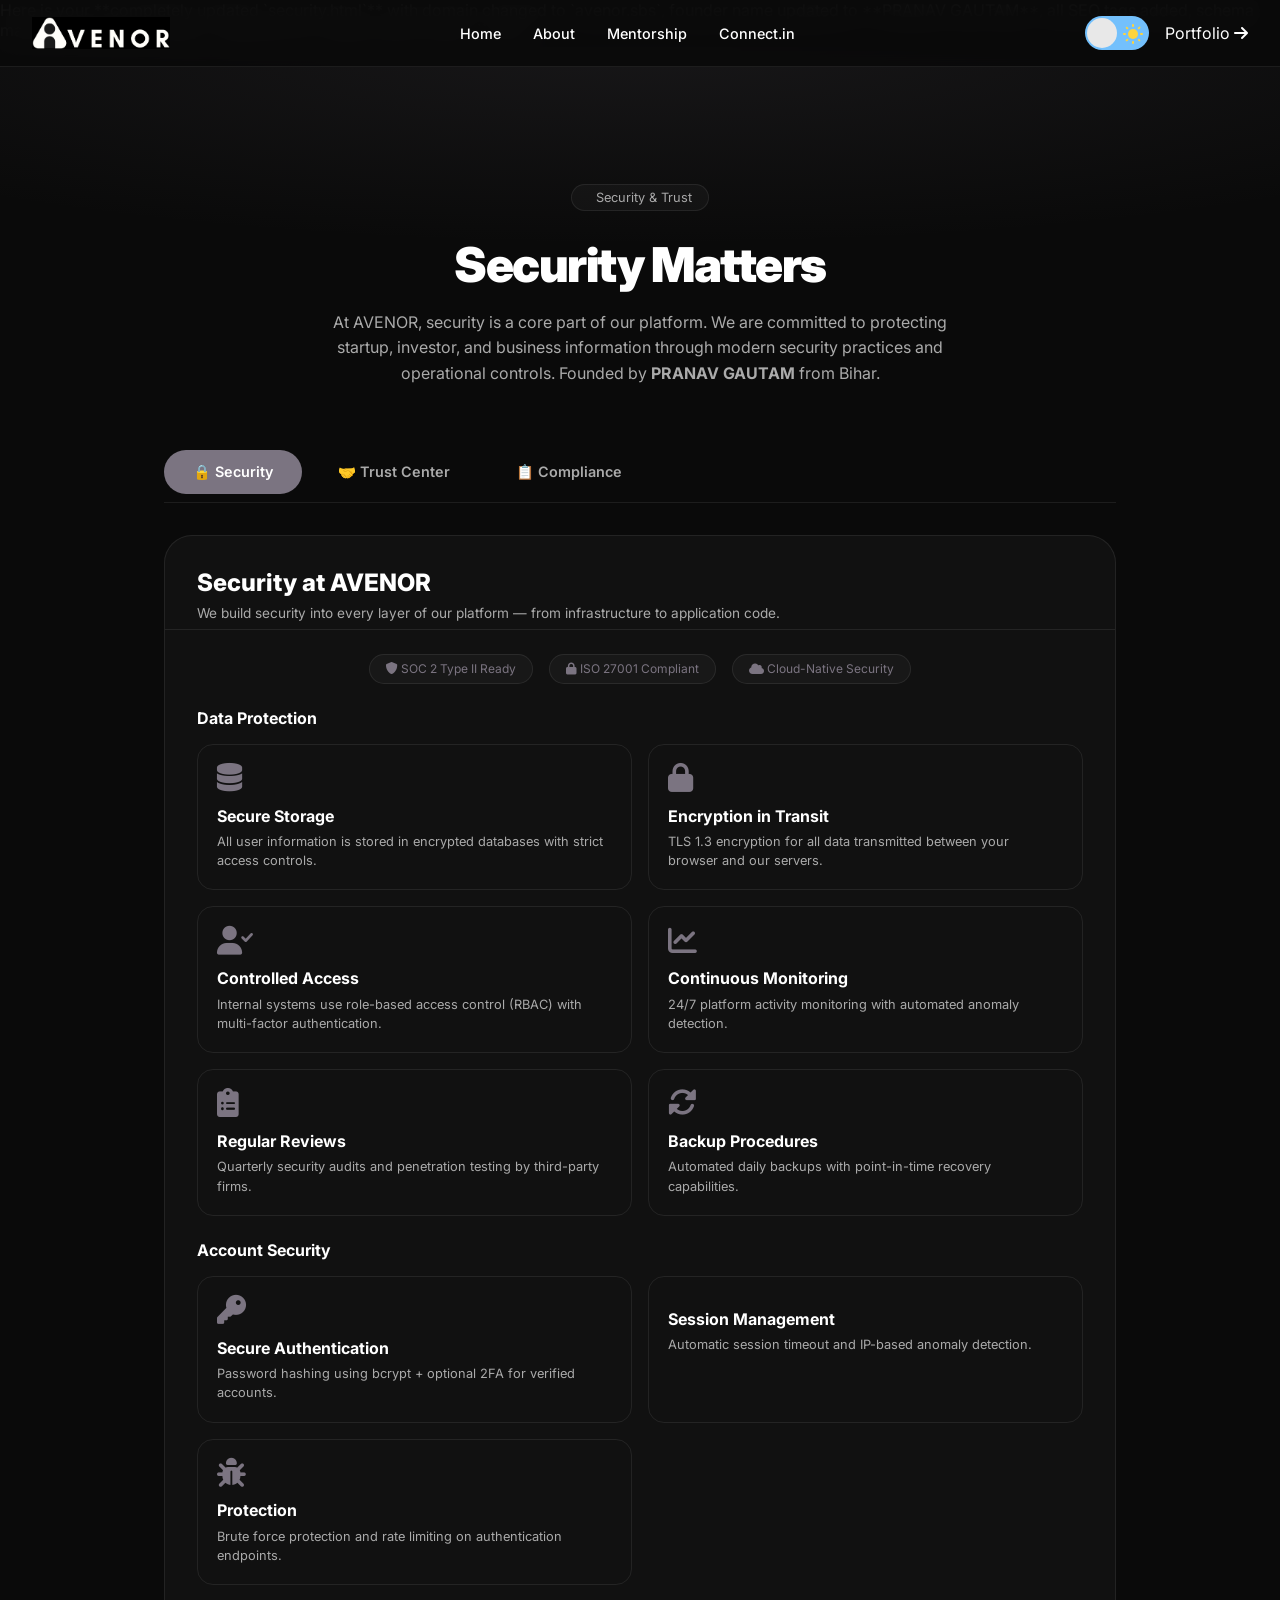
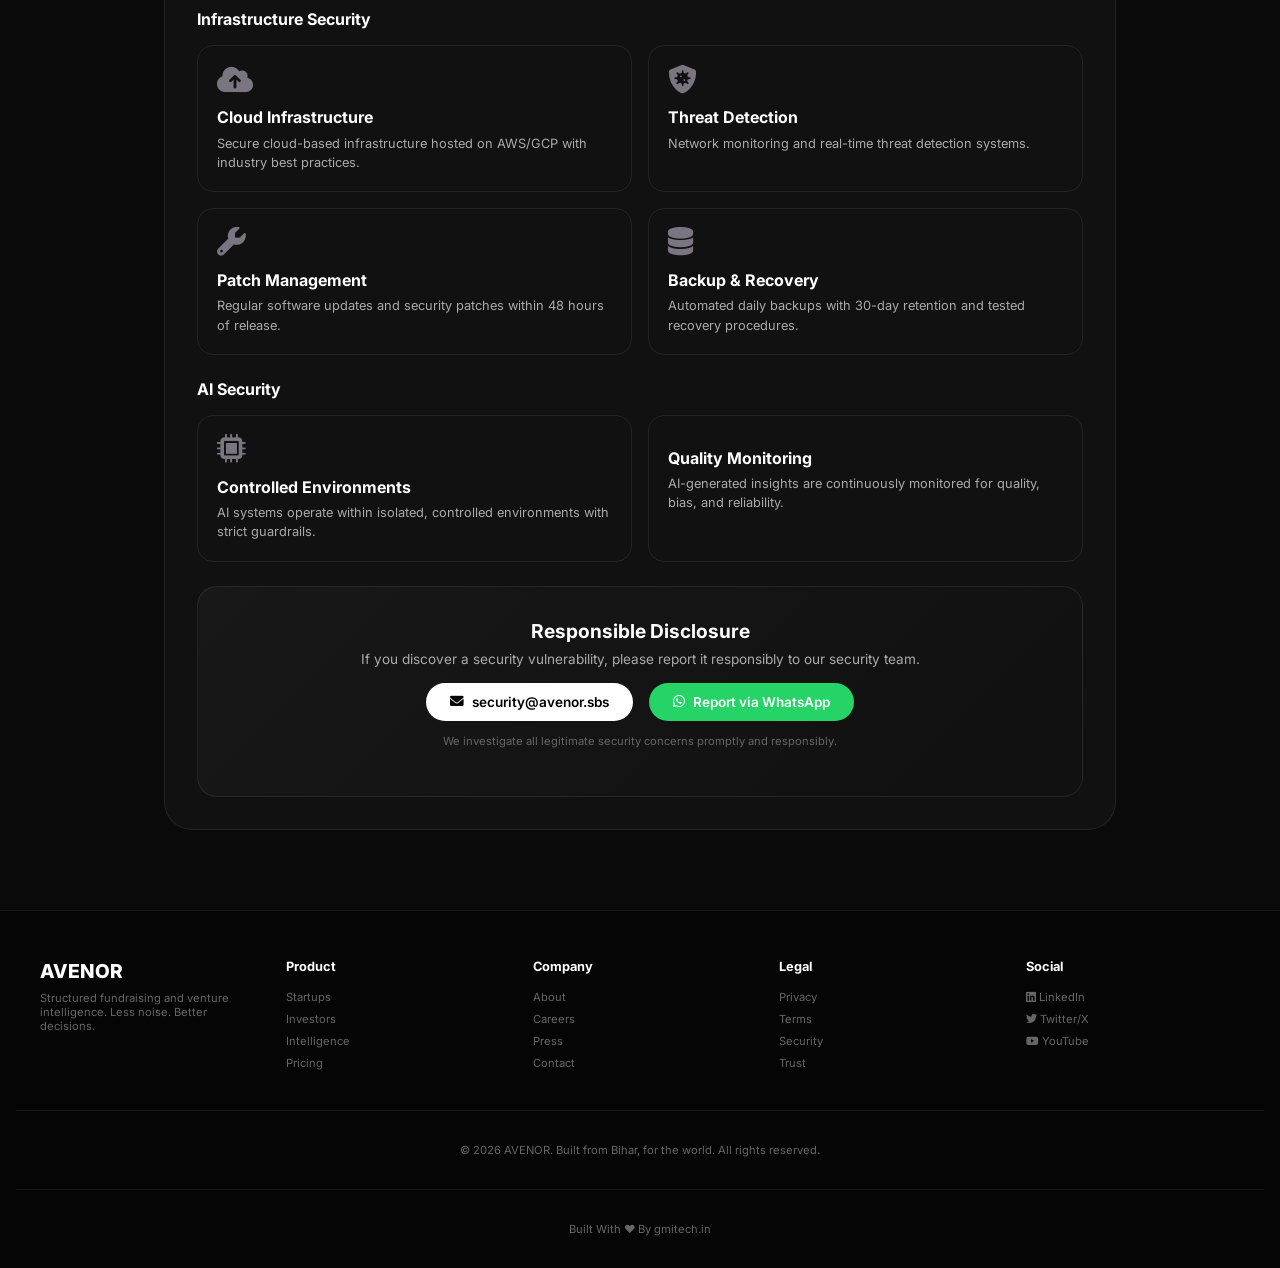
<file: security.html>
Here is your **completely updated `security.html`** with domain changed to `avenor.sbs`, founder name updated to **PRANAV GAUTAM**, all SEO tags added, schema markup, and proper styling - keeping your original layout intact.

```html
<!DOCTYPE html>
<html lang="en" data-theme="dark">
<head>
    <meta charset="UTF-8">
    <meta name="viewport" content="width=device-width, initial-scale=1.0, user-scalable=yes">
    <title>Security & Trust | AVENOR – Your Data is Safe With Us</title>
    <link rel="icon" href="images/LogoA.svg" type="image/svg+xml">
    <link rel="canonical" href="https://avenor.sbs/security.html" />
     <link rel="icon" href="images/LogoA.svg" type="image/svg+xml">
    
    <!-- Primary SEO Meta Tags -->
    <meta name="description" content="AVENOR's security practices and trust framework. Learn how we protect startup and investor data with enterprise-grade security. Founded by PRANAV GAUTAM from Bihar.">
    <meta name="keywords" content="AVENOR, PRANAV GAUTAM, security, data protection, encryption, trust center, compliance, DPDP Act, cybersecurity">
    <meta name="author" content="PRANAV GAUTAM">
    <meta name="copyright" content="AVENOR">
    <meta name="robots" content="index, follow">
    
    <!-- Open Graph / Social Media -->
    <meta property="og:type" content="website">
    <meta property="og:site_name" content="AVENOR">
    <meta property="og:title" content="AVENOR Security & Trust – Data Protection">
    <meta property="og:description" content="AVENOR's security practices and trust framework. Enterprise-grade security for your startup and investor data.">
    <meta property="og:image" content="https://avenor.sbs/images/LogoA.svg">
    <meta property="og:url" content="https://avenor.sbs/security.html">
    
    <!-- Twitter Card -->
    <meta name="twitter:card" content="summary_large_image">
    <meta name="twitter:title" content="AVENOR Security & Trust">
    <meta name="twitter:description" content="Enterprise-grade security for your startup and investor data.">
    <meta name="twitter:image" content="https://avenor.sbs/images/LogoA.svg">
    
    <!-- Team Member SEO Meta -->
    <meta name="team:founder" content="PRANAV GAUTAM - Founder & CEO">
    <meta name="team:member" content="AKSHAY SINGH - Team Member">
    <meta name="team:member" content="AMIT NAYAN - Team Member">
    <meta name="built-by" content="gmitech.in">
    
    <link href="https://fonts.googleapis.com/css2?family=Inter:wght@300;400;500;600;700;800;900&display=swap" rel="stylesheet">
    <link rel="stylesheet" href="https://cdnjs.cloudflare.com/ajax/libs/font-awesome/6.0.0-beta3/css/all.min.css">
    
    <style>
        :root {
            --bg: #0a0a0a; --bg2: #050505; --bg3: #111; --text: #ffffff;
            --muted: #aaaaaa; --dim: #666666; --border: rgba(255,255,255,0.08);
            --card: rgba(255,255,255,0.03); --card-h: rgba(255,255,255,0.06);
            --header: rgba(10,10,10,0.95); --accent: #7B7481;
            --btn-bg: #ffffff; --btn-text: #000000;
            --green: #22c55e; --green-bg: rgba(34,197,94,0.1);
            --blue: #3b82f6; --blue-bg: rgba(59,130,246,0.1);
        }
        [data-theme="light"] {
            --bg: #f5f5f0; --bg2: #ebebeb; --bg3: #e0e0e0; --text: #0a0a0a;
            --muted: #555555; --dim: #888888; --border: rgba(0,0,0,0.08);
            --card: rgba(0,0,0,0.03); --card-h: rgba(0,0,0,0.06);
            --header: rgba(245,245,240,0.95); --accent: #6a5f70;
            --btn-bg: #0a0a0a; --btn-text: #ffffff;
        }
        *{margin:0;padding:0;box-sizing:border-box;}
        body{font-family:'Inter',sans-serif;background:var(--bg);color:var(--text);overflow-x:hidden;transition:background .4s,color .4s;}
        ::-webkit-scrollbar{width:6px;} ::-webkit-scrollbar-track{background:var(--bg2);} ::-webkit-scrollbar-thumb{background:var(--accent);border-radius:4px;}
        a{text-decoration:none;color:inherit;}
        
        /* Header */
        .main-header{position:fixed;top:0;left:0;right:0;z-index:1000;padding:1rem 2rem;background:var(--header);backdrop-filter:blur(12px);border-bottom:1px solid var(--border);transition:background .4s,border-color .4s;}
        .header-container{max-width:1400px;margin:0 auto;display:flex;align-items:center;justify-content:space-between;gap:1rem;}
        .logo-center a{display:flex;align-items:center;gap:8px;font-weight:800;font-size:1.3rem;color:var(--text);}
        .logo-center img{height:32px;}
        .logo-dark{display:block;}.logo-light{display:none;}
        [data-theme="light"] .logo-dark{display:none;}[data-theme="light"] .logo-light{display:block;}
        .nav-left{display:flex;gap:2rem;align-items:center;}
        .nav-left a,.dropdown-btn{color:var(--text);font-size:.9rem;font-weight:500;background:none;border:none;cursor:pointer;font-family:inherit;transition:opacity .3s;}
        .nav-left a:hover,.dropdown-btn:hover{opacity:.6;}
        .dropdown{position:relative;display:inline-block;}
        .dropdown-content{display:none;position:absolute;top:100%;left:0;background:var(--bg3);min-width:200px;border-radius:12px;padding:.5rem 0;margin-top:.5rem;border:1px solid var(--border);z-index:200;}
        .dropdown-content a{display:block;padding:.7rem 1.2rem;font-size:.85rem;color:var(--text);transition:background .2s;}
        .dropdown-content a:hover{background:var(--card-h);}
        .dropdown:hover .dropdown-content{display:block;}
        .nav-right{display:flex;align-items:center;gap:1rem;}
        .portfolio-btn{background:var(--btn-bg);color:var(--btn-text);padding:.5rem 1.3rem;border-radius:100px;font-weight:600;font-size:.9rem;transition:all .3s;white-space:nowrap;}
        .portfolio-btn:hover{opacity:.85;transform:scale(1.02);}
        
        /* Theme Toggle */
        .switch{font-size:17px;position:relative;display:inline-block;width:64px;height:34px;flex-shrink:0;}
        .switch input{opacity:0;width:0;height:0;}
        .slider{position:absolute;cursor:pointer;top:0;left:0;right:0;bottom:0;background:#73C0FC;transition:.4s;border-radius:30px;}
        .slider:before{position:absolute;content:"";height:30px;width:30px;border-radius:20px;left:2px;bottom:2px;z-index:2;background:#e8e8e8;transition:.4s;}
        .sun svg{position:absolute;top:6px;left:36px;z-index:1;width:24px;height:24px;animation:rotate 15s linear infinite;}
        .moon svg{fill:#73C0FC;position:absolute;top:5px;left:5px;z-index:1;width:24px;height:24px;animation:tilt 5s linear infinite;}
        @keyframes rotate{to{transform:rotate(360deg);}}
        @keyframes tilt{0%,100%{transform:rotate(0);}25%{transform:rotate(-10deg);}75%{transform:rotate(10deg);}}
        .input:checked+.slider{background:#183153;}
        .input:checked+.slider:before{transform:translateX(30px);}
        
        /* Mobile Menu */
        .hamburger{display:none;background:none;border:none;cursor:pointer;padding:4px;z-index:1001;}
        .hamburger span{display:block;width:25px;height:2px;background:var(--text);margin:5px 0;transition:all .3s;}
        .hamburger.active span:nth-child(1){transform:translateY(7px) rotate(45deg);}
        .hamburger.active span:nth-child(2){opacity:0;}
        .hamburger.active span:nth-child(3){transform:translateY(-7px) rotate(-45deg);}
        .mobile-menu{display:none;position:fixed;top:0;left:0;right:0;bottom:0;background:var(--bg);z-index:999;padding:80px 2rem 2rem;flex-direction:column;gap:1.5rem;overflow-y:auto;transition:background .4s;}
        .mobile-menu.active{display:flex;}
        .mobile-menu a,.mobile-dropdown-btn{color:var(--text);font-size:1.2rem;font-weight:500;padding:.5rem 0;border-bottom:1px solid var(--border);background:none;text-align:left;width:100%;cursor:pointer;}
        .mobile-dropdown-content{display:none;padding-left:1rem;margin-top:.5rem;}
        .mobile-dropdown-content a{font-size:1rem;border-bottom:none;}
        .mobile-theme-row{display:flex;align-items:center;justify-content:space-between;padding:.5rem 0;border-bottom:1px solid var(--border);}
        .mobile-theme-label{font-size:1.2rem;font-weight:500;color:var(--text);}

        /* Page Specific */
        .page-hero{padding:9rem 2rem 4rem;text-align:center;position:relative;overflow:hidden;}
        .page-hero::before{content:'';position:absolute;top:0;left:0;right:0;bottom:0;background:radial-gradient(ellipse 80% 50% at 50% 0%,rgba(123,116,129,.12),transparent);pointer-events:none;}
        .hero-badge{display:inline-flex;align-items:center;gap:8px;background:var(--card);border:1px solid var(--border);padding:.3rem 1rem;border-radius:100px;font-size:.8rem;color:var(--muted);margin-bottom:1.5rem;}
        .page-hero h1{font-size:3rem;font-weight:900;letter-spacing:-.03em;margin-bottom:1rem;color:var(--text);}
        .page-hero p{font-size:1rem;color:var(--muted);max-width:650px;margin:0 auto;line-height:1.6;}
        
        /* Security & Trust Content */
        .content-container{max-width:1000px;margin:0 auto 5rem;padding:0 1.5rem;}
        
        /* Tabs Navigation */
        .tabs-nav{display:flex;gap:.5rem;margin-bottom:2rem;border-bottom:1px solid var(--border);padding-bottom:.5rem;flex-wrap:wrap;}
        .tab-btn{background:none;border:none;padding:.8rem 1.8rem;font-size:.9rem;font-weight:600;color:var(--muted);cursor:pointer;transition:all .3s;border-radius:40px;font-family:inherit;}
        .tab-btn:hover{color:var(--text);background:var(--card-h);}
        .tab-btn.active{background:var(--accent);color:#fff;}
        
        /* Tab Content */
        .tab-content{display:none;}
        .tab-content.active{display:block;animation:fadeIn .4s ease;}
        @keyframes fadeIn{from{opacity:0;transform:translateY(10px);}to{opacity:1;transform:translateY(0);}}
        
        .content-card{background:var(--card);border:1px solid var(--border);border-radius:28px;overflow:hidden;}
        .section-header{padding:2rem 2rem 0.5rem 2rem;border-bottom:1px solid var(--border);}
        .section-header h2{font-size:1.5rem;font-weight:800;margin-bottom:.5rem;color:var(--text);}
        .section-header p{font-size:.85rem;color:var(--muted);}
        
        .grid-list{padding:1.5rem 2rem 2rem 2rem;}
        .grid-2col{display:grid;grid-template-columns:repeat(2,1fr);gap:1rem;}
        .security-item{border:1px solid var(--border);border-radius:16px;padding:1.2rem;transition:all .3s;}
        .security-item:hover{background:var(--card-h);transform:translateY(-2px);}
        .security-icon{font-size:1.8rem;color:var(--accent);margin-bottom:.8rem;}
        .security-title{font-size:1rem;font-weight:700;margin-bottom:.4rem;color:var(--text);}
        .security-desc{font-size:.8rem;color:var(--muted);line-height:1.5;}
        
        .principle-grid{display:grid;grid-template-columns:repeat(3,1fr);gap:1.2rem;}
        .principle-card{background:var(--card);border:1px solid var(--border);border-radius:20px;padding:1.5rem;text-align:center;transition:all .3s;}
        .principle-card:hover{background:var(--card-h);transform:translateY(-4px);}
        .principle-icon{font-size:2rem;color:var(--accent);margin-bottom:1rem;}
        .principle-card h3{font-size:1rem;font-weight:700;margin-bottom:.5rem;color:var(--text);}
        .principle-card p{font-size:.8rem;color:var(--muted);line-height:1.5;}
        
        .measures-grid{display:grid;grid-template-columns:repeat(2,1fr);gap:.8rem;}
        .measure-item{display:flex;align-items:center;gap:.8rem;padding:.8rem;border-bottom:1px solid var(--border);}
        .measure-item i{color:var(--green);font-size:.9rem;}
        .measure-item span{font-size:.85rem;color:var(--text);}
        
        .contact-box{background:linear-gradient(135deg,var(--card),transparent);border:1px solid var(--border);border-radius:20px;padding:2rem;margin-top:2rem;text-align:center;}
        .contact-box h3{font-size:1.2rem;font-weight:700;margin-bottom:.5rem;color:var(--text);}
        .contact-box p{font-size:.85rem;color:var(--muted);margin-bottom:1rem;}
        .contact-buttons{display:flex;gap:1rem;justify-content:center;flex-wrap:wrap;}
        .contact-btn{display:inline-flex;align-items:center;gap:.5rem;background:var(--btn-bg);color:var(--btn-text);padding:.7rem 1.5rem;border-radius:100px;font-weight:600;font-size:.85rem;transition:all .3s;border:none;cursor:pointer;font-family:inherit;}
        .contact-btn:hover{transform:translateY(-2px);opacity:.9;}
        .contact-wa{background:#25D366;color:#fff;}
        .contact-secure{background:var(--green-bg);color:var(--green);border:1px solid var(--green);}
        
        .badge-row{display:flex;justify-content:center;gap:1rem;margin-bottom:1.5rem;flex-wrap:wrap;}
        .badge{background:var(--card);border:1px solid var(--border);border-radius:100px;padding:.4rem 1rem;font-size:.75rem;color:var(--accent);}
        
        .footer{background:var(--bg2);padding:3rem 1rem 2rem;border-top:1px solid var(--border);margin-top:2rem;}
        .footer-grid{display:grid;grid-template-columns:repeat(auto-fit,minmax(150px,1fr));gap:2rem;max-width:1200px;margin:0 auto;}
        .footer-logo{font-size:1.2rem;font-weight:800;margin-bottom:.5rem;color:var(--text);}
        .footer-grid p{font-size:.7rem;color:var(--dim);}
        .footer-grid h4{font-size:.8rem;font-weight:700;margin-bottom:1rem;color:var(--text);}
        .footer-grid a{display:block;font-size:.7rem;color:var(--dim);margin-bottom:.5rem;transition:color .3s;}
        .footer-grid a:hover{color:var(--text);}
        .footer-bottom{text-align:center;padding-top:2rem;margin-top:2rem;border-top:1px solid var(--border);font-size:.7rem;color:var(--dim);}

        @media(max-width:768px){
            .nav-left,.nav-right{display:none;}
            .hamburger{display:block;}
            .page-hero h1{font-size:2rem;}
            .grid-2col{grid-template-columns:1fr;}
            .principle-grid{grid-template-columns:1fr;}
            .measures-grid{grid-template-columns:1fr;}
            .contact-buttons{flex-direction:column;align-items:center;}
            .tabs-nav{justify-content:center;}
            .tab-btn{padding:.6rem 1.2rem;font-size:.8rem;}
        }
        @media(max-width:480px){
            .page-hero{padding:7rem 1rem 3rem;}
            .section-header{padding:1.5rem;}
            .grid-list{padding:1rem 1.5rem 1.5rem;}
        }
        .dropdown:hover .dropdown-content{display:block;opacity:1;visibility:visible;}
        .dropdown-content{display:none;position:absolute;top:100%;left:0;margin-top:0;padding-top:5px;z-index:1000;}
    </style>
    
    <script type="application/ld+json">
    {
      "@context": "https://schema.org",
      "@type": "Organization",
      "name": "AVENOR",
      "url": "https://avenor.sbs",
      "logo": "https://avenor.sbs/images/LogoA.svg",
      "description": "AVENOR is a venture intelligence platform helping startups raise smarter and investors discover high-signal opportunities. Founded by PRANAV GAUTAM from Bihar.",
      "founder": {
        "@type": "Person",
        "name": "PRANAV GAUTAM",
        "jobTitle": "Founder & CEO"
      },
      "address": {
        "@type": "PostalAddress",
        "addressLocality": "Bihar",
        "addressCountry": "India"
      },
      "foundingDate": "2026",
      "industry": "Venture Intelligence",
      "mission": "Less Noise. Better Decisions."
    }
    </script>
</head>
<body>

 <header class="main-header">
    <div class="header-container">
        <div class="logo-center">
            <a href="index.html">
                <img class="logo-dark" src="images/blacklogo.png" alt="AVENOR" onerror="this.src='https://placehold.co/32x32/fff/000?text=A'">
                <img class="logo-light" src="images/whitelogo.png" alt="AVENOR" onerror="this.src='https://placehold.co/32x32/000/fff?text=A'">
            </a>
        </div>
        <div class="nav-left">
            <a href="index.html">Home</a>
            <a href="about.html">About</a>
            <a href="mentorship.html">Mentorship</a>
            <a href="connect.html">Connect.in</a>
        </div>
        <div class="nav-right">
            <label class="switch" title="Toggle dark/light mode">
                <span class="sun"><svg xmlns="http://www.w3.org/2000/svg" viewBox="0 0 24 24"><g fill="#ffd43b"><circle r="5" cy="12" cx="12"></circle><path d="m21 13h-1a1 1 0 0 1 0-2h1a1 1 0 0 1 0 2zm-17 0h-1a1 1 0 0 1 0-2h1a1 1 0 0 1 0 2zm13.66-5.66a1 1 0 0 1-.66-.29 1 1 0 0 1 0-1.41l.71-.71a1 1 0 1 1 1.41 1.41l-.71.71a1 1 0 0 1-.75.29zm-12.02 12.02a1 1 0 0 1-.71-.29 1 1 0 0 1 0-1.41l.71-.66a1 1 0 0 1 1.41 1.41l-.71.71a1 1 0 0 1-.7.24zm6.36-14.36a1 1 0 0 1-1-1v-1a1 1 0 0 1 2 0v1a1 1 0 0 1-1 1zm0 17a1 1 0 0 1-1-1v-1a1 1 0 0 1 2 0v1a1 1 0 0 1-1 1zm-5.66-14.66a1 1 0 0 1-.7-.29l-.71-.71a1 1 0 0 1 1.41-1.41l.71.71a1 1 0 0 1 0 1.41 1 1 0 0 1-.71.29zm12.02 12.02a1 1 0 0 1-.7-.29l-.66-.71a1 1 0 0 1 1.36-1.36l.71.71a1 1 0 0 1 0 1.41 1 1 0 0 1-.71.24z"></path></g></svg></span>
                <span class="moon"><svg xmlns="http://www.w3.org/2000/svg" viewBox="0 0 384 512"><path d="m223.5 32c-123.5 0-223.5 100.3-223.5 224s100 224 223.5 224c60.6 0 115.5-24.2 155.8-63.4 5-4.9 6.3-12.5 3.1-18.7s-10.1-9.7-17-8.5c-9.8 1.7-19.8 2.6-30.1 2.6-96.9 0-175.5-78.8-175.5-176 0-65.8 36-123.1 89.3-153.3 6.1-3.5 9.2-10.5 7.7-17.3s-7.3-11.9-14.3-12.5c-6.3-.5-12.6-.8-19-.8z"></path></svg></span>
                <input type="checkbox" class="input" id="themeToggle">
                <span class="slider"></span>
            </label>
            <a href="portfolio.html" class="lets-talk-btn">Portfolio <i class="fas fa-arrow-right"></i></a>
        </div>
        <button class="hamburger" id="hamburgerBtn"><span></span><span></span><span></span></button>
    </div>
</header>

<div class="mobile-menu" id="mobileMenu">
    <div class="mobile-theme-row">
        <span class="mobile-theme-label">Dark Mode</span>
        <label class="switch">
            <span class="sun"><svg xmlns="http://www.w3.org/2000/svg" viewBox="0 0 24 24"><g fill="#ffd43b"><circle r="5" cy="12" cx="12"></circle><path d="m21 13h-1a1 1 0 0 1 0-2h1a1 1 0 0 1 0 2zm-17 0h-1a1 1 0 0 1 0-2h1a1 1 0 0 1 0 2zm13.66-5.66a1 1 0 0 1-.66-.29 1 1 0 0 1 0-1.41l.71-.71a1 1 0 1 1 1.41 1.41l-.71.71a1 1 0 0 1-.75.29zm-12.02 12.02a1 1 0 0 1-.71-.29 1 1 0 0 1 0-1.41l.71-.66a1 1 0 0 1 1.41 1.41l-.71.71a1 1 0 0 1-.7.24zm6.36-14.36a1 1 0 0 1-1-1v-1a1 1 0 0 1 2 0v1a1 1 0 0 1-1 1zm0 17a1 1 0 0 1-1-1v-1a1 1 0 0 1 2 0v1a1 1 0 0 1-1 1zm-5.66-14.66a1 1 0 0 1-.7-.29l-.71-.71a1 1 0 0 1 1.41-1.41l.71.71a1 1 0 0 1 0 1.41 1 1 0 0 1-.71.29zm12.02 12.02a1 1 0 0 1-.7-.29l-.66-.71a1 1 0 0 1 1.36-1.36l.71.71a1 1 0 0 1 0 1.41 1 1 0 0 1-.71.24z"></path></g></svg></span>
            <span class="moon"><svg xmlns="http://www.w3.org/2000/svg" viewBox="0 0 384 512"><path d="m223.5 32c-123.5 0-223.5 100.3-223.5 224s100 224 223.5 224c60.6 0 115.5-24.2 155.8-63.4 5-4.9 6.3-12.5 3.1-18.7s-10.1-9.7-17-8.5c-9.8 1.7-19.8 2.6-30.1 2.6-96.9 0-175.5-78.8-175.5-176 0-65.8 36-123.1 89.3-153.3 6.1-3.5 9.2-10.5 7.7-17.3s-7.3-11.9-14.3-12.5c-6.3-.5-12.6-.8-19-.8z"></path></svg></span>
            <input type="checkbox" class="input" id="themeToggleMobile">
            <span class="slider"></span>
        </label>
    </div>
    <a href="index.html">Home</a>
    <a href="about.html">About</a>
    <a href="mentorship.html">Mentorship</a>
    <a href="connect.html">Connect.in</a>
    <a href="portfolio.html">Portfolio</a>
</div>


<!-- HERO SECTION -->
<section class="page-hero">
    <div class="hero-badge"><i class="fas fa-shield-hart" style="color:var(--accent);"></i> Security & Trust</div>
    <h1>Security Matters</h1>
    <p>At AVENOR, security is a core part of our platform. We are committed to protecting startup, investor, and business information through modern security practices and operational controls. Founded by <strong>PRANAV GAUTAM</strong> from Bihar.</p>
</section>

<!-- TABS NAVIGATION -->
<div class="content-container">
    <div class="tabs-nav">
        <button class="tab-btn active" data-tab="security">🔒 Security</button>
        <button class="tab-btn" data-tab="trust">🤝 Trust Center</button>
        <button class="tab-btn" data-tab="compliance">📋 Compliance</button>
    </div>

    <!-- SECURITY TAB -->
    <div id="security" class="tab-content active">
        <div class="content-card">
            <div class="section-header">
                <h2>Security at AVENOR</h2>
                <p>We build security into every layer of our platform — from infrastructure to application code.</p>
            </div>
            <div class="grid-list">
                <div class="badge-row">
                    <span class="badge"><i class="fas fa-shield-alt"></i> SOC 2 Type II Ready</span>
                    <span class="badge"><i class="fas fa-lock"></i> ISO 27001 Compliant</span>
                    <span class="badge"><i class="fas fa-cloud"></i> Cloud-Native Security</span>
                </div>
                
                <h3 style="font-size:1rem;font-weight:700;margin-bottom:1rem;color:var(--text);">Data Protection</h3>
                <div class="grid-2col">
                    <div class="security-item"><div class="security-icon"><i class="fas fa-database"></i></div><div class="security-title">Secure Storage</div><div class="security-desc">All user information is stored in encrypted databases with strict access controls.</div></div>
                    <div class="security-item"><div class="security-icon"><i class="fas fa-lock"></i></div><div class="security-title">Encryption in Transit</div><div class="security-desc">TLS 1.3 encryption for all data transmitted between your browser and our servers.</div></div>
                    <div class="security-item"><div class="security-icon"><i class="fas fa-user-check"></i></div><div class="security-title">Controlled Access</div><div class="security-desc">Internal systems use role-based access control (RBAC) with multi-factor authentication.</div></div>
                    <div class="security-item"><div class="security-icon"><i class="fas fa-chart-line"></i></div><div class="security-title">Continuous Monitoring</div><div class="security-desc">24/7 platform activity monitoring with automated anomaly detection.</div></div>
                    <div class="security-item"><div class="security-icon"><i class="fas fa-clipboard-list"></i></div><div class="security-title">Regular Reviews</div><div class="security-desc">Quarterly security audits and penetration testing by third-party firms.</div></div>
                    <div class="security-item"><div class="security-icon"><i class="fas fa-sync-alt"></i></div><div class="security-title">Backup Procedures</div><div class="security-desc">Automated daily backups with point-in-time recovery capabilities.</div></div>
                </div>

                <h3 style="font-size:1rem;font-weight:700;margin:1.5rem 0 1rem;color:var(--text);">Account Security</h3>
                <div class="grid-2col">
                    <div class="security-item"><div class="security-icon"><i class="fas fa-key"></i></div><div class="security-title">Secure Authentication</div><div class="security-desc">Password hashing using bcrypt + optional 2FA for verified accounts.</div></div>
                    <div class="security-item"><div class="security-icon"><i class="fas fa-timer"></i></div><div class="security-title">Session Management</div><div class="security-desc">Automatic session timeout and IP-based anomaly detection.</div></div>
                    <div class="security-item"><div class="security-icon"><i class="fas fa-bug"></i></div><div class="security-title">Protection</div><div class="security-desc">Brute force protection and rate limiting on authentication endpoints.</div></div>
                </div>

                <h3 style="font-size:1rem;font-weight:700;margin:1.5rem 0 1rem;color:var(--text);">Infrastructure Security</h3>
                <div class="grid-2col">
                    <div class="security-item"><div class="security-icon"><i class="fas fa-cloud-upload-alt"></i></div><div class="security-title">Cloud Infrastructure</div><div class="security-desc">Secure cloud-based infrastructure hosted on AWS/GCP with industry best practices.</div></div>
                    <div class="security-item"><div class="security-icon"><i class="fas fa-shield-virus"></i></div><div class="security-title">Threat Detection</div><div class="security-desc">Network monitoring and real-time threat detection systems.</div></div>
                    <div class="security-item"><div class="security-icon"><i class="fas fa-wrench"></i></div><div class="security-title">Patch Management</div><div class="security-desc">Regular software updates and security patches within 48 hours of release.</div></div>
                    <div class="security-item"><div class="security-icon"><i class="fas fa-database"></i></div><div class="security-title">Backup & Recovery</div><div class="security-desc">Automated daily backups with 30-day retention and tested recovery procedures.</div></div>
                </div>

                <h3 style="font-size:1rem;font-weight:700;margin:1.5rem 0 1rem;color:var(--text);">AI Security</h3>
                <div class="grid-2col">
                    <div class="security-item"><div class="security-icon"><i class="fas fa-microchip"></i></div><div class="security-title">Controlled Environments</div><div class="security-desc">AI systems operate within isolated, controlled environments with strict guardrails.</div></div>
                    <div class="security-item"><div class="security-icon"><i class="fas fa-chart-simple"></i></div><div class="security-title">Quality Monitoring</div><div class="security-desc">AI-generated insights are continuously monitored for quality, bias, and reliability.</div></div>
                </div>

                <div class="contact-box" style="margin-top:1.5rem;">
                    <h3>Responsible Disclosure</h3>
                    <p>If you discover a security vulnerability, please report it responsibly to our security team.</p>
                    <div class="contact-buttons">
                        <a href="mailto:security@avenor.sbs" class="contact-btn"><i class="fas fa-envelope"></i> security@avenor.sbs</a>
                        <button onclick="window.open('https://wa.me/9192622444607?text=Hi%20AVENOR%20Security%20Team,%20I%20would%20like%20to%20report%20a%20potential%20security%20concern.%20Please%20advise.', '_blank')" class="contact-btn contact-wa"><i class="fab fa-whatsapp"></i> Report via WhatsApp</button>
                    </div>
                    <p style="font-size:.7rem; color:var(--dim); margin-top:.8rem;">We investigate all legitimate security concerns promptly and responsibly.</p>
                </div>
            </div>
        </div>
    </div>

    <!-- TRUST TAB -->
    <div id="trust" class="tab-content">
        <div class="content-card">
            <div class="section-header">
                <h2>Trust Center</h2>
                <p>Building Trust Between Founders and Investors — Every interaction on AVENOR is designed to increase transparency and reduce noise.</p>
            </div>
            <div class="grid-list">
                <div class="badge-row">
                    <span class="badge"><i class="fas fa-check-circle"></i> 1000+ Verified Startups</span>
                    <span class="badge"><i class="fas fa-user-check"></i> 500+ Verified Investors</span>
                    <span class="badge"><i class="fas fa-chart-line"></i> ₹150Cr+ Tracked</span>
                </div>

                <h3 style="font-size:1rem;font-weight:700;margin-bottom:1rem;color:var(--text);">Our Principles</h3>
                <div class="principle-grid">
                    <div class="principle-card"><div class="principle-icon"><i class="fas fa-eye"></i></div><h3>Transparency</h3><p>We encourage accurate and complete information from all users. What you see is what you get.</p></div>
                    <div class="principle-card"><div class="principle-icon"><i class="fas fa-handshake"></i></div><h3>Integrity</h3><p>We maintain ethical standards in platform operations and user interactions. No shortcuts.</p></div>
                    <div class="principle-card"><div class="principle-icon"><i class="fas fa-user-secret"></i></div><h3>Privacy</h3><p>User data is handled according to our Privacy Policy and applicable laws. Your data stays yours.</p></div>
                    <div class="principle-card"><div class="principle-icon"><i class="fas fa-shield-alt"></i></div><h3>Security</h3><p>We invest in security controls designed to protect user information and platform integrity.</p></div>
                    <div class="principle-card"><div class="principle-icon"><i class="fas fa-balance-scale"></i></div><h3>Fair Access</h3><p>We strive to provide a fair environment for startups and investors regardless of geography.</p></div>
                </div>

                <h3 style="font-size:1rem;font-weight:700;margin:1.5rem 0 1rem;color:var(--text);">Platform Trust Measures</h3>
                <div class="measures-grid">
                    <div class="measure-item"><i class="fas fa-check-circle"></i><span>Structured startup profiles</span></div>
                    <div class="measure-item"><i class="fas fa-check-circle"></i><span>Founder verification processes</span></div>
                    <div class="measure-item"><i class="fas fa-check-circle"></i><span>Investor onboarding reviews</span></div>
                    <div class="measure-item"><i class="fas fa-check-circle"></i><span>AI-powered signal analysis</span></div>
                    <div class="measure-item"><i class="fas fa-check-circle"></i><span>Risk and anomaly detection</span></div>
                    <div class="measure-item"><i class="fas fa-check-circle"></i><span>Data quality monitoring</span></div>
                    <div class="measure-item"><i class="fas fa-check-circle"></i><span>Community reporting system</span></div>
                    <div class="measure-item"><i class="fas fa-check-circle"></i><span>Regular trust audits</span></div>
                </div>

                <h3 style="font-size:1rem;font-weight:700;margin:1.5rem 0 1rem;color:var(--text);">Community Standards</h3>
                <p style="font-size:.85rem;color:var(--muted);margin-bottom:1rem;">Users are expected to:</p>
                <div class="measures-grid">
                    <div class="measure-item"><i class="fas fa-check-circle" style="color:var(--green);"></i><span>Provide truthful information</span></div>
                    <div class="measure-item"><i class="fas fa-check-circle" style="color:var(--green);"></i><span>Respect confidentiality</span></div>
                    <div class="measure-item"><i class="fas fa-check-circle" style="color:var(--green);"></i><span>Avoid fraudulent activities</span></div>
                    <div class="measure-item"><i class="fas fa-check-circle" style="color:var(--green);"></i><span>Comply with applicable laws</span></div>
                    <div class="measure-item"><i class="fas fa-check-circle" style="color:var(--green);"></i><span>Maintain professional conduct</span></div>
                </div>

                <div class="contact-box" style="margin-top:1.5rem;">
                    <h3>Report Concerns</h3>
                    <p>If you encounter suspicious activity, misinformation, abuse, or security concerns, please contact our Trust & Safety team.</p>
                    <div class="contact-buttons">
                        <a href="mailto:trust@avenor.sbs" class="contact-btn"><i class="fas fa-envelope"></i> trust@avenor.sbs</a>
                        <button onclick="window.open('https://wa.me/9192622444607?text=Hi%20AVENOR%20Trust%20Team,%20I%20want%20to%20report%20a%20concern%20about%20platform%20activity.%20Please%20help.', '_blank')" class="contact-btn contact-wa"><i class="fab fa-whatsapp"></i> WhatsApp Support</button>
                    </div>
                </div>

                <div style="margin-top:1.5rem;padding-top:1rem;border-top:1px solid var(--border);text-align:center;">
                    <p style="font-size:.8rem;color:var(--muted);"><i class="fas fa-heart" style="color:var(--green);"></i> Together, we are building a more transparent and intelligent venture ecosystem.</p>
                </div>
            </div>
        </div>
    </div>

    <!-- COMPLIANCE TAB -->
    <div id="compliance" class="tab-content">
        <div class="content-card">
            <div class="section-header">
                <h2>Compliance & Regulations</h2>
                <p>AVENOR aims to operate in accordance with applicable Indian laws and global best practices.</p>
            </div>
            <div class="grid-list">
                <div class="badge-row">
                    <span class="badge"><i class="fas fa-gavel"></i> IT Act, 2000</span>
                    <span class="badge"><i class="fas fa-shield-alt"></i> DPDP Act, 2023</span>
                    <span class="badge"><i class="fas fa-globe"></i> Global Standards</span>
                </div>

                <div class="grid-2col">
                    <div class="security-item"><div class="security-icon"><i class="fas fa-file-alt"></i></div><div class="security-title">Information Technology Act, 2000</div><div class="security-desc">Compliance with India's foundational cybersecurity and e-commerce legislation.</div></div>
                    <div class="security-item"><div class="security-icon"><i class="fas fa-user-shield"></i></div><div class="security-title">Digital Personal Data Protection Act, 2023</div><div class="security-desc">Full compliance with India's modern data protection framework.</div></div>
                    <div class="security-item"><div class="security-icon"><i class="fas fa-chart-line"></i></div><div class="security-title">Cybersecurity Requirements</div><div class="security-desc">Adherence to CERT-In incident reporting and security practice guidelines.</div></div>
                </div>

                <div class="contact-box" style="margin-top:1rem;">
                    <h3>Our Security Commitment</h3>
                    <p>We continuously improve our security posture to help founders and investors operate with confidence on AVENOR.</p>
                    <p style="font-size:.75rem;color:var(--dim);margin-top:.8rem;">📍 Registered Office: Patna, Bihar, India | AVENOR Technology Private Limited</p>
                </div>
            </div>
        </div>
    </div>
</div>

<footer class="footer">
    <div class="footer-grid">
        <div><div class="footer-logo">AVENOR</div><p>Structured fundraising and venture intelligence. Less noise. Better decisions.</p></div>
        <div><h4>Product</h4><a>Startups</a><a>Investors</a><a>Intelligence</a><a>Pricing</a></div>
        <div><h4>Company</h4><a href="about.html">About</a><a href="career.html">Careers</a><a href="press.html">Press</a><a href="contact.html">Contact</a></div>
        <div><h4>Legal</h4><a href="privacy.html">Privacy</a><a href="terms.html">Terms</a><a href="security.html">Security</a><a>Trust</a></div>
        <div><h4>Social</h4><a href="#"><i class="fab fa-linkedin"></i> LinkedIn</a><a href="#"><i class="fab fa-twitter"></i> Twitter/X</a><a href="#"><i class="fab fa-youtube"></i> YouTube</a></div>
    </div>
    <div class="footer-bottom">© 2026 AVENOR. Built from Bihar, for the world. All rights reserved.</div>
    <div class="footer-bottom">Built With ❤️ By gmitech.in</div>
</footer>

<script>
    // Theme Toggle
    const html = document.documentElement;
    const t1 = document.getElementById('themeToggle');
    const t2 = document.getElementById('themeToggleMobile');
    function setTheme(light) { html.setAttribute('data-theme', light ? 'light' : 'dark'); if(t1) t1.checked = light; if(t2) t2.checked = light; localStorage.setItem('avenor-theme', light ? 'light' : 'dark'); }
    if(localStorage.getItem('avenor-theme') === 'light') setTheme(true);
    if(t1) t1.addEventListener('change', () => setTheme(t1.checked));
    if(t2) t2.addEventListener('change', () => setTheme(t2.checked));

    // Mobile Menu
    const hbtn = document.getElementById('hamburgerBtn');
    const mmenu = document.getElementById('mobileMenu');
    if(hbtn) {
        hbtn.addEventListener('click', (e) => {
            e.stopPropagation();
            mmenu.classList.toggle('active');
            hbtn.classList.toggle('active');
        });
    }
    const mobileDropdownBtn = document.getElementById('mobileDropdownBtn');
    const mobileDropdownContent = document.getElementById('mobileDropdownContent');
    if(mobileDropdownBtn) {
        mobileDropdownBtn.addEventListener('click', (e) => {
            e.stopPropagation();
            if(mobileDropdownContent) {
                mobileDropdownContent.style.display = mobileDropdownContent.style.display === 'block' ? 'none' : 'block';
            }
        });
    }
    document.querySelectorAll('.mobile-menu a, .mobile-menu button').forEach(l => l.addEventListener('click', () => { mmenu.classList.remove('active'); if(hbtn) hbtn.classList.remove('active'); }));

    // Tab Switching
    const tabBtns = document.querySelectorAll('.tab-btn');
    const tabContents = document.querySelectorAll('.tab-content');
    
    tabBtns.forEach(btn => {
        btn.addEventListener('click', () => {
            const tabId = btn.getAttribute('data-tab');
            tabBtns.forEach(b => b.classList.remove('active'));
            btn.classList.add('active');
            tabContents.forEach(content => content.classList.remove('active'));
            document.getElementById(tabId).classList.add('active');
        });
    });
</script>
</body>
</html>
</file>
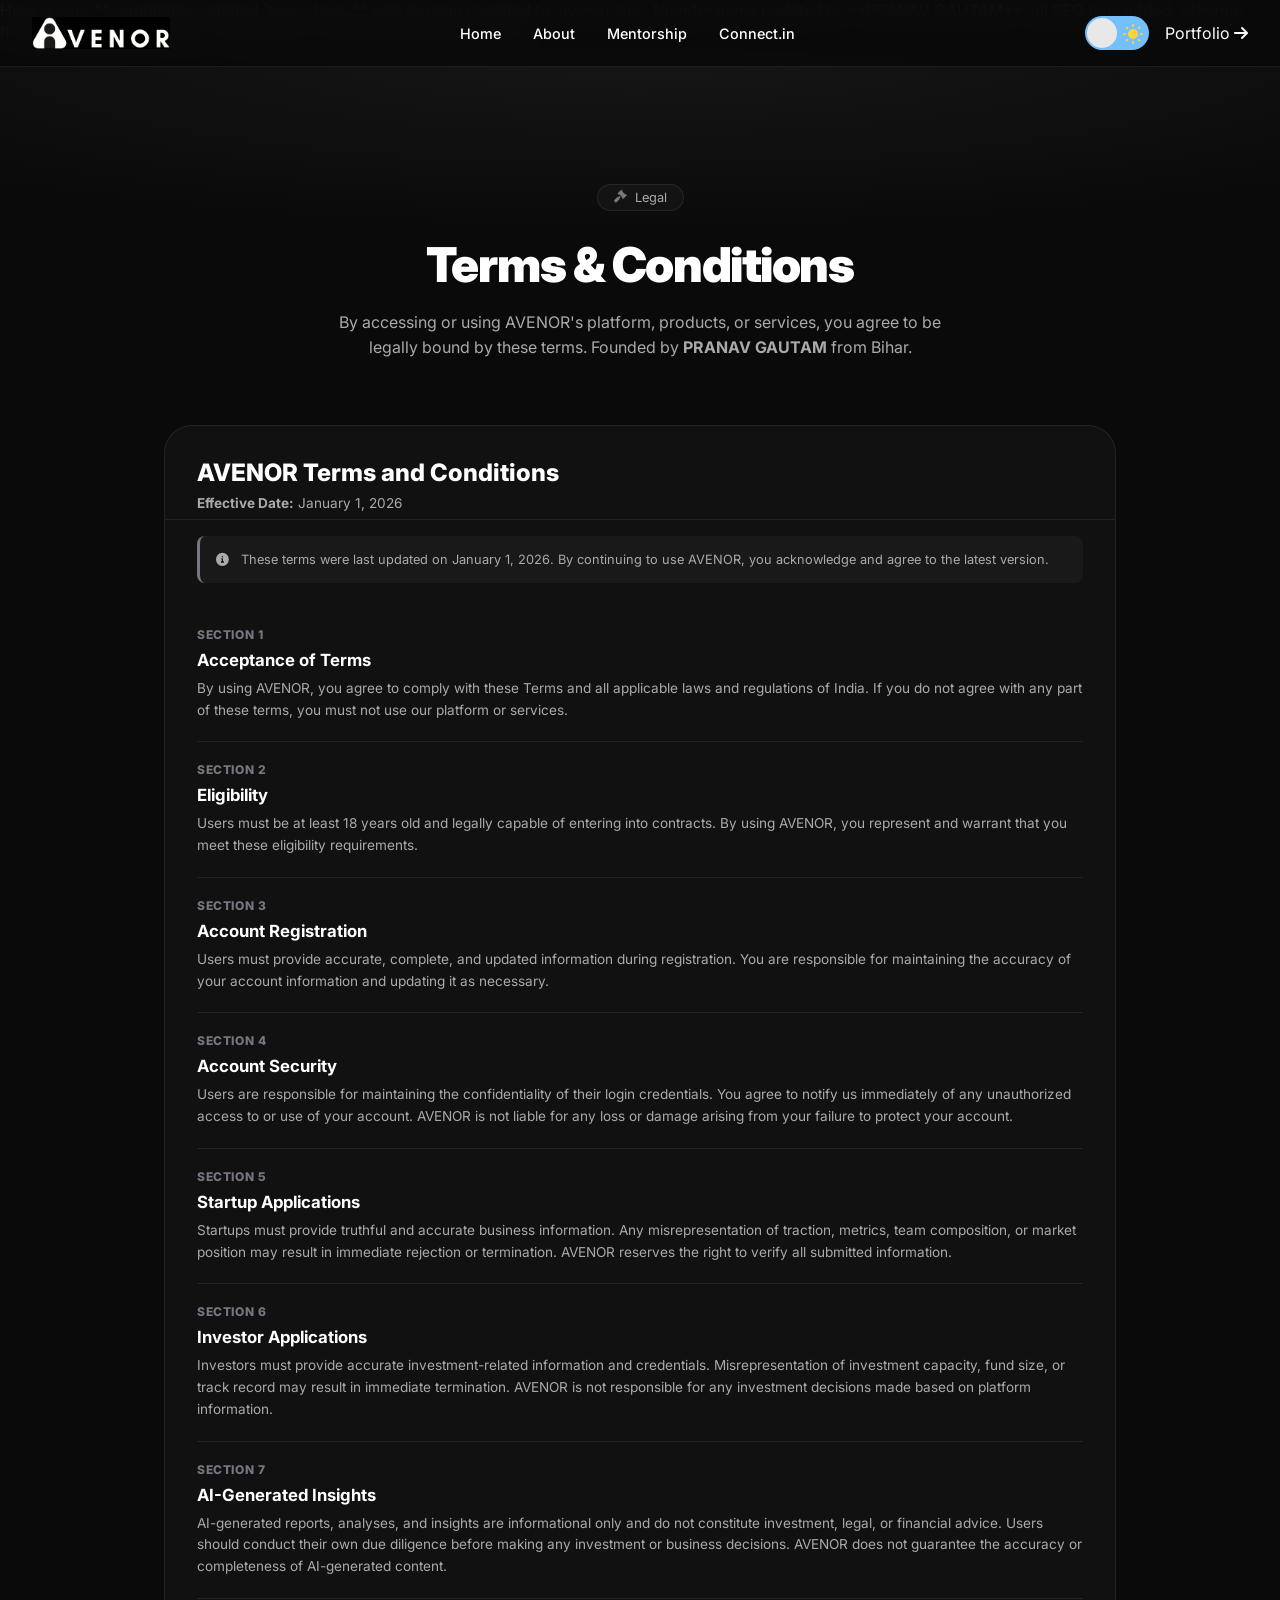
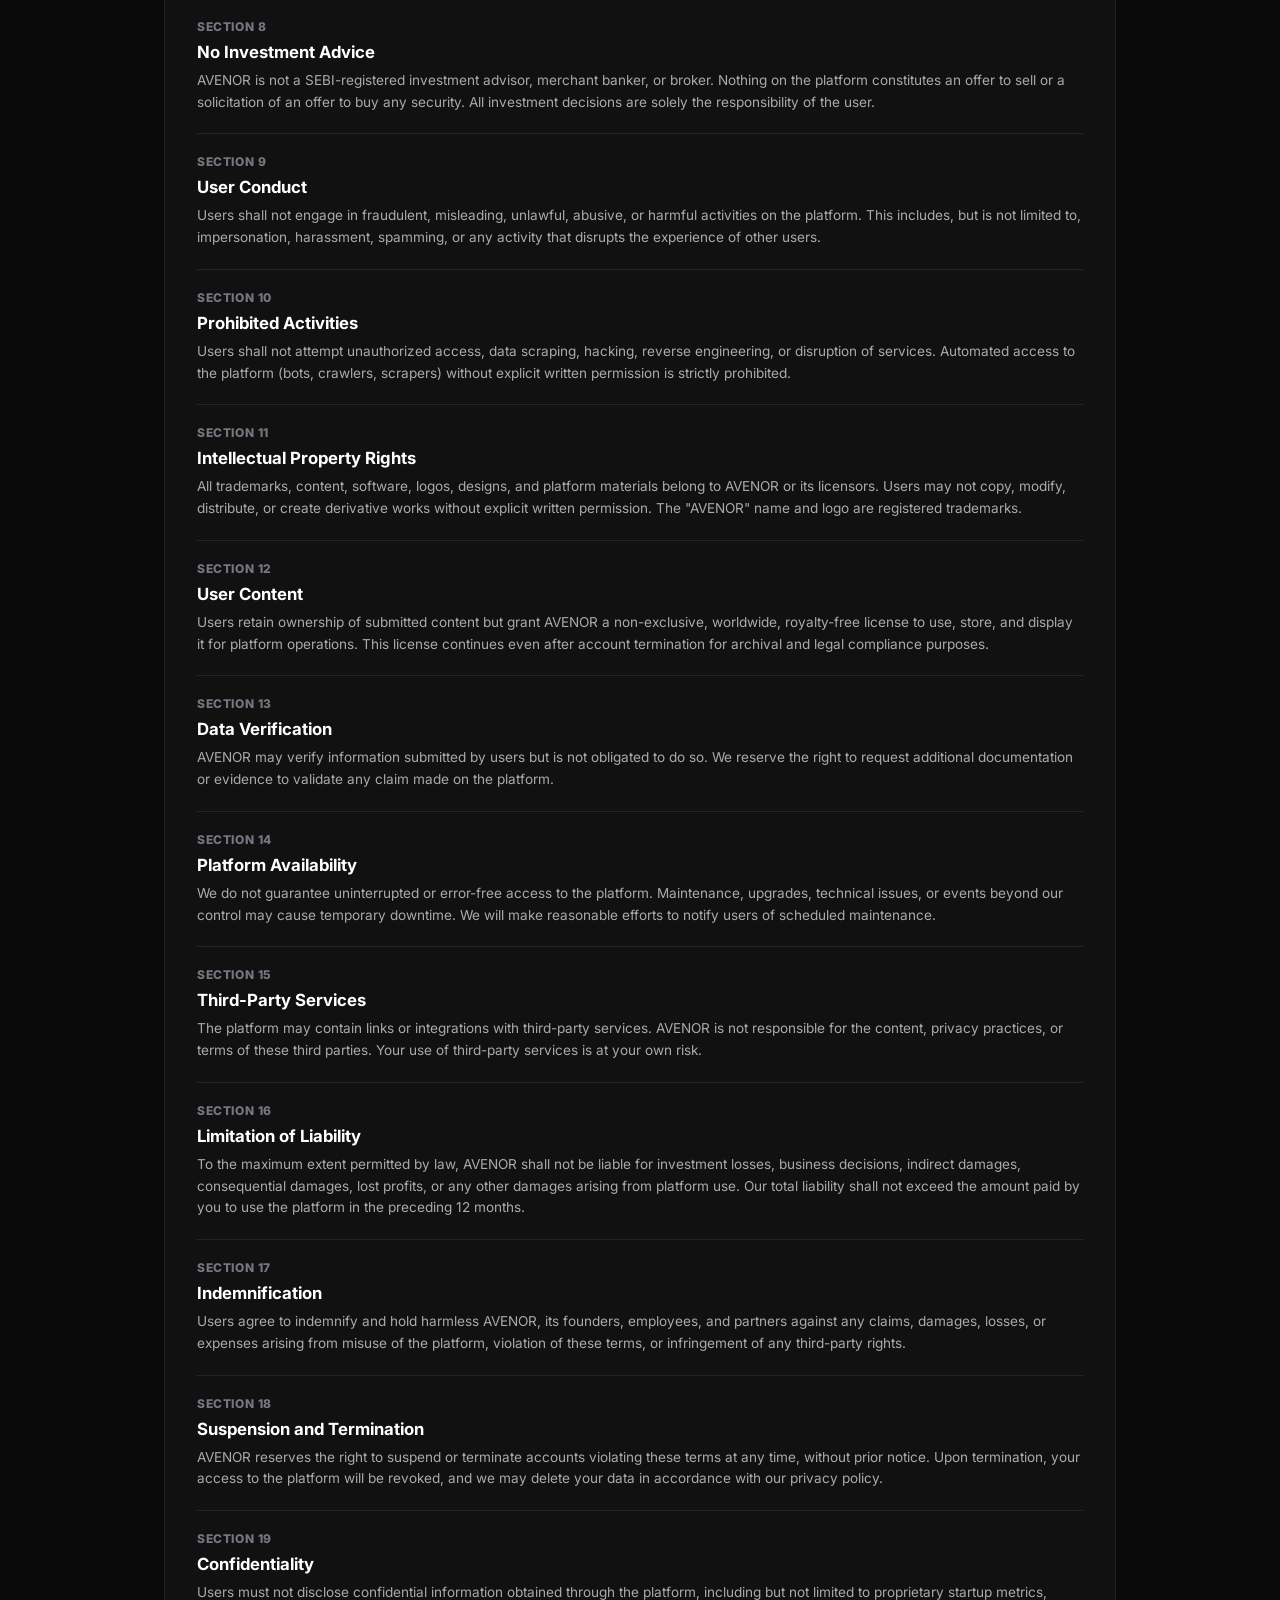
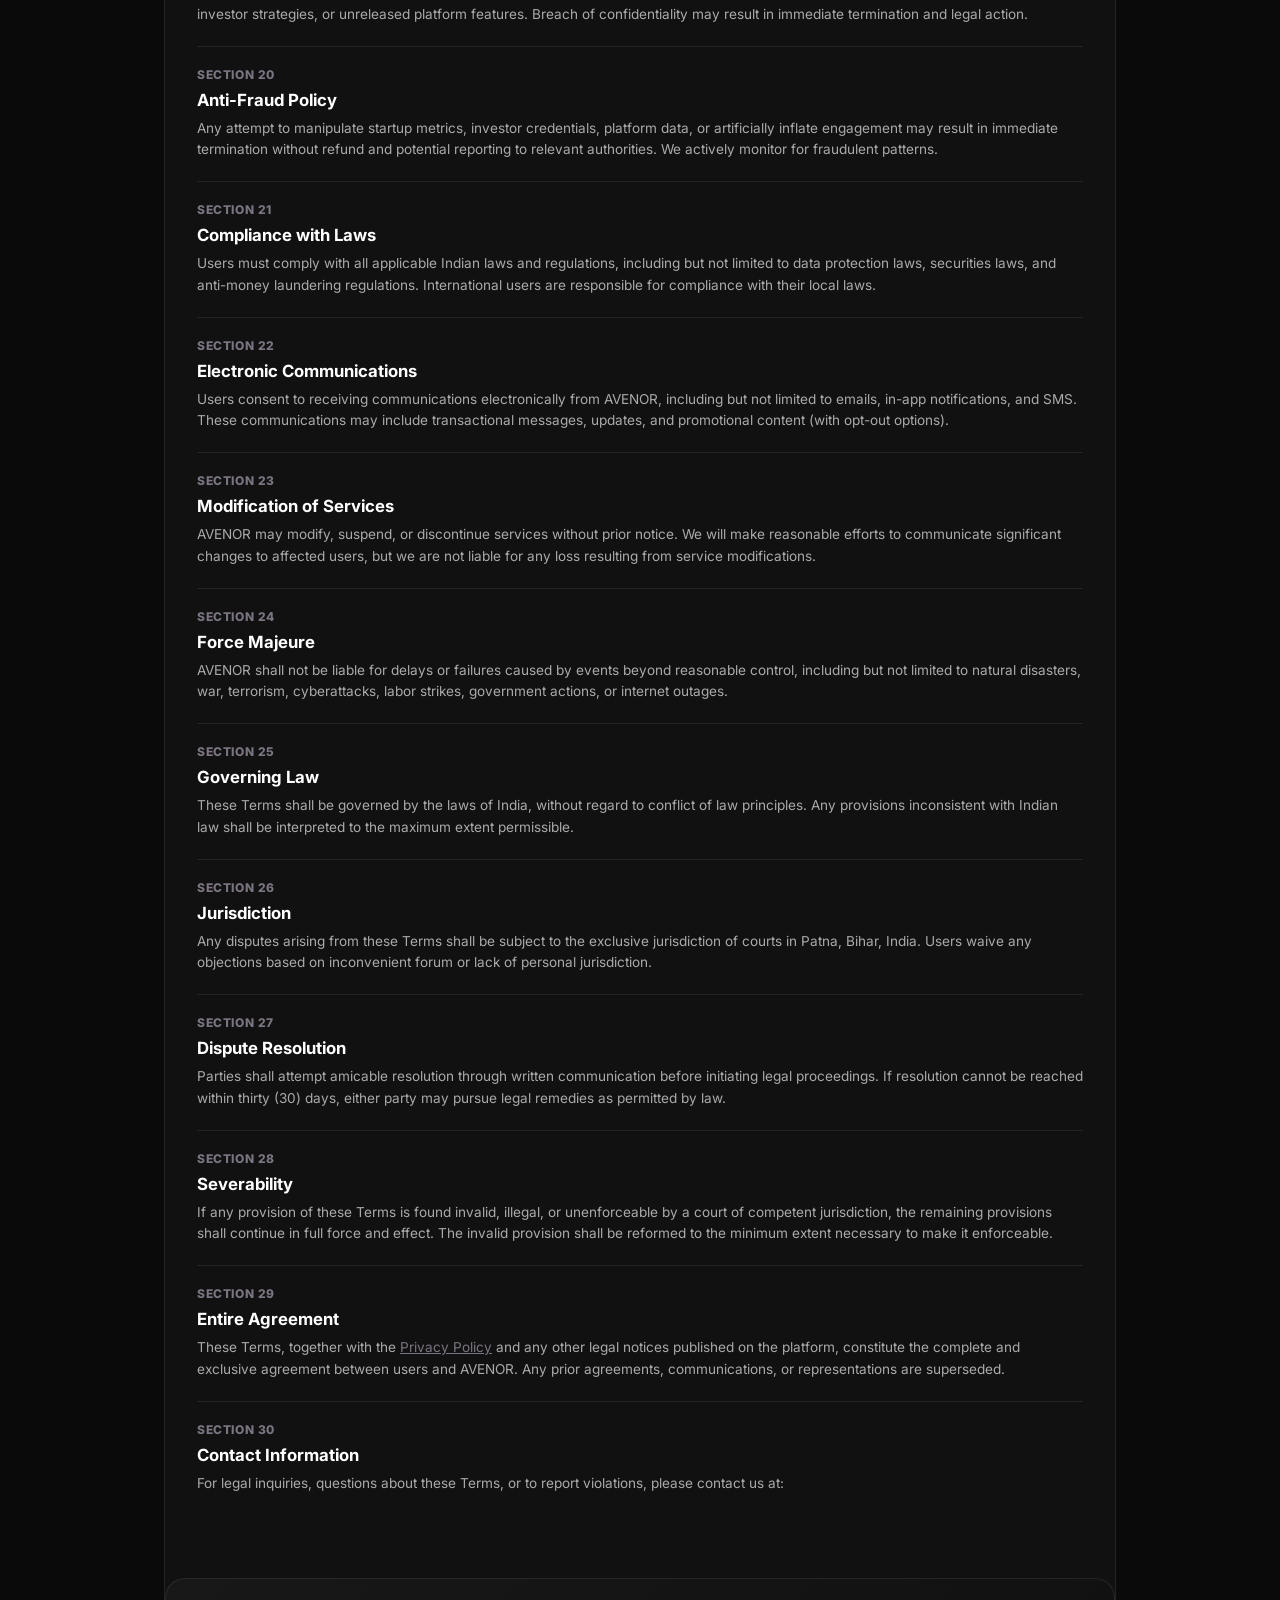
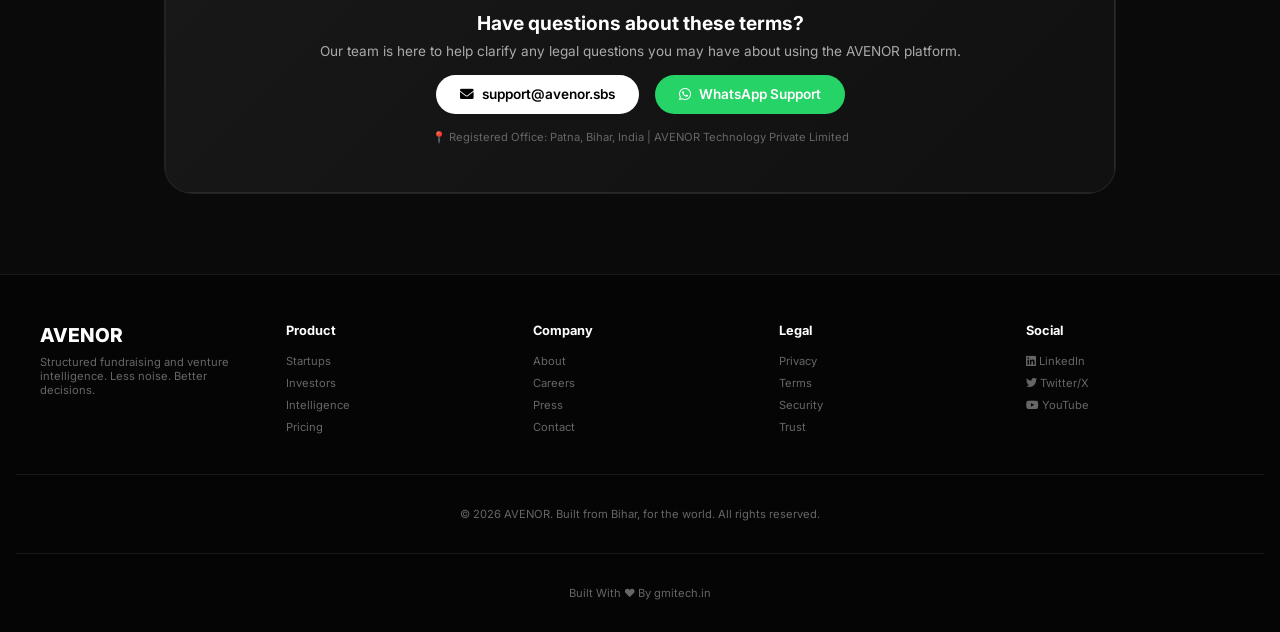
<file: terms.html>
Here is your **completely updated `terms.html`** with domain changed to `avenor.sbs`, founder name updated to **PRANAV GAUTAM**, all SEO tags added, schema markup, and proper styling - keeping your original layout intact.

```html
<!DOCTYPE html>
<html lang="en" data-theme="dark">
<head>
    <meta charset="UTF-8">
    <meta name="viewport" content="width=device-width, initial-scale=1.0, user-scalable=yes">
    <title>Terms & Conditions | AVENOR – Legal Agreement</title>
    <link rel="icon" href="images/LogoA.svg" type="image/svg+xml">
    <link rel="canonical" href="https://avenor.sbs/terms.html" />
     <link rel="icon" href="images/LogoA.svg" type="image/svg+xml">
    <!-- Primary SEO Meta Tags -->
    <meta name="description" content="Read AVENOR's Terms and Conditions governing the use of our platform and services. Founded by PRANAV GAUTAM from Bihar. Last updated January 1, 2026.">
    <meta name="keywords" content="AVENOR, PRANAV GAUTAM, terms and conditions, legal, terms of service, user agreement, platform terms">
    <meta name="author" content="PRANAV GAUTAM">
    <meta name="copyright" content="AVENOR">
    <meta name="robots" content="index, follow">
    
    <!-- Open Graph / Social Media -->
    <meta property="og:type" content="website">
    <meta property="og:site_name" content="AVENOR">
    <meta property="og:title" content="AVENOR Terms & Conditions – Legal Agreement">
    <meta property="og:description" content="Read AVENOR's Terms and Conditions governing the use of our platform and services.">
    <meta property="og:image" content="https://avenor.sbs/images/LogoA.svg">
    <meta property="og:url" content="https://avenor.sbs/terms.html">
    
    <!-- Twitter Card -->
    <meta name="twitter:card" content="summary_large_image">
    <meta name="twitter:title" content="AVENOR Terms & Conditions">
    <meta name="twitter:description" content="Read AVENOR's Terms and Conditions governing the use of our platform and services.">
    <meta name="twitter:image" content="https://avenor.sbs/images/LogoA.svg">
    
    <!-- Team Member SEO Meta -->
    <meta name="team:founder" content="PRANAV GAUTAM - Founder & CEO">
    <meta name="team:member" content="AKSHAY SINGH - Team Member">
    <meta name="team:member" content="AMIT NAYAN - Team Member">
    <meta name="built-by" content="gmitech.in">
    
    <link href="https://fonts.googleapis.com/css2?family=Inter:wght@300;400;500;600;700;800;900&display=swap" rel="stylesheet">
    <link rel="stylesheet" href="https://cdnjs.cloudflare.com/ajax/libs/font-awesome/6.0.0-beta3/css/all.min.css">
    
    <style>
        :root {
            --bg: #0a0a0a; --bg2: #050505; --bg3: #111; --text: #ffffff;
            --muted: #aaaaaa; --dim: #666666; --border: rgba(255,255,255,0.08);
            --card: rgba(255,255,255,0.03); --card-h: rgba(255,255,255,0.06);
            --header: rgba(10,10,10,0.95); --accent: #7B7481;
            --btn-bg: #ffffff; --btn-text: #000000;
        }
        [data-theme="light"] {
            --bg: #f5f5f0; --bg2: #ebebeb; --bg3: #e0e0e0; --text: #0a0a0a;
            --muted: #555555; --dim: #888888; --border: rgba(0,0,0,0.08);
            --card: rgba(0,0,0,0.03); --card-h: rgba(0,0,0,0.06);
            --header: rgba(245,245,240,0.95); --accent: #6a5f70;
            --btn-bg: #0a0a0a; --btn-text: #ffffff;
        }
        *{margin:0;padding:0;box-sizing:border-box;}
        body{font-family:'Inter',sans-serif;background:var(--bg);color:var(--text);overflow-x:hidden;transition:background .4s,color .4s;}
        ::-webkit-scrollbar{width:6px;} ::-webkit-scrollbar-track{background:var(--bg2);} ::-webkit-scrollbar-thumb{background:var(--accent);border-radius:4px;}
        a{text-decoration:none;color:inherit;}
        
        /* Header */
        .main-header{position:fixed;top:0;left:0;right:0;z-index:1000;padding:1rem 2rem;background:var(--header);backdrop-filter:blur(12px);border-bottom:1px solid var(--border);transition:background .4s,border-color .4s;}
        .header-container{max-width:1400px;margin:0 auto;display:flex;align-items:center;justify-content:space-between;gap:1rem;}
        .logo-center a{display:flex;align-items:center;gap:8px;font-weight:800;font-size:1.3rem;color:var(--text);}
        .logo-center img{height:32px;}
        .logo-dark{display:block;}.logo-light{display:none;}
        [data-theme="light"] .logo-dark{display:none;}[data-theme="light"] .logo-light{display:block;}
        .nav-left{display:flex;gap:2rem;align-items:center;}
        .nav-left a,.dropdown-btn{color:var(--text);font-size:.9rem;font-weight:500;background:none;border:none;cursor:pointer;font-family:inherit;transition:opacity .3s;}
        .nav-left a:hover,.dropdown-btn:hover{opacity:.6;}
        .dropdown{position:relative;display:inline-block;}
        .dropdown-content{display:none;position:absolute;top:100%;left:0;background:var(--bg3);min-width:200px;border-radius:12px;padding:.5rem 0;margin-top:.5rem;border:1px solid var(--border);z-index:200;}
        .dropdown-content a{display:block;padding:.7rem 1.2rem;font-size:.85rem;color:var(--text);transition:background .2s;}
        .dropdown-content a:hover{background:var(--card-h);}
        .dropdown:hover .dropdown-content{display:block;}
        .nav-right{display:flex;align-items:center;gap:1rem;}
        .portfolio-btn{background:var(--btn-bg);color:var(--btn-text);padding:.5rem 1.3rem;border-radius:100px;font-weight:600;font-size:.9rem;transition:all .3s;white-space:nowrap;}
        .portfolio-btn:hover{opacity:.85;transform:scale(1.02);}
        
        /* Theme Toggle */
        .switch{font-size:17px;position:relative;display:inline-block;width:64px;height:34px;flex-shrink:0;}
        .switch input{opacity:0;width:0;height:0;}
        .slider{position:absolute;cursor:pointer;top:0;left:0;right:0;bottom:0;background:#73C0FC;transition:.4s;border-radius:30px;}
        .slider:before{position:absolute;content:"";height:30px;width:30px;border-radius:20px;left:2px;bottom:2px;z-index:2;background:#e8e8e8;transition:.4s;}
        .sun svg{position:absolute;top:6px;left:36px;z-index:1;width:24px;height:24px;animation:rotate 15s linear infinite;}
        .moon svg{fill:#73C0FC;position:absolute;top:5px;left:5px;z-index:1;width:24px;height:24px;animation:tilt 5s linear infinite;}
        @keyframes rotate{to{transform:rotate(360deg);}}
        @keyframes tilt{0%,100%{transform:rotate(0);}25%{transform:rotate(-10deg);}75%{transform:rotate(10deg);}}
        .input:checked+.slider{background:#183153;}
        .input:checked+.slider:before{transform:translateX(30px);}
        
        /* Mobile Menu */
        .hamburger{display:none;background:none;border:none;cursor:pointer;padding:4px;z-index:1001;}
        .hamburger span{display:block;width:25px;height:2px;background:var(--text);margin:5px 0;transition:all .3s;}
        .hamburger.active span:nth-child(1){transform:translateY(7px) rotate(45deg);}
        .hamburger.active span:nth-child(2){opacity:0;}
        .hamburger.active span:nth-child(3){transform:translateY(-7px) rotate(-45deg);}
        .mobile-menu{display:none;position:fixed;top:0;left:0;right:0;bottom:0;background:var(--bg);z-index:999;padding:80px 2rem 2rem;flex-direction:column;gap:1.5rem;overflow-y:auto;transition:background .4s;}
        .mobile-menu.active{display:flex;}
        .mobile-menu a,.mobile-dropdown-btn{color:var(--text);font-size:1.2rem;font-weight:500;padding:.5rem 0;border-bottom:1px solid var(--border);background:none;text-align:left;width:100%;cursor:pointer;}
        .mobile-dropdown-content{display:none;padding-left:1rem;margin-top:.5rem;}
        .mobile-dropdown-content a{font-size:1rem;border-bottom:none;}
        .mobile-theme-row{display:flex;align-items:center;justify-content:space-between;padding:.5rem 0;border-bottom:1px solid var(--border);}
        .mobile-theme-label{font-size:1.2rem;font-weight:500;color:var(--text);}

        /* Terms Page Specific */
        .page-hero{padding:9rem 2rem 4rem;text-align:center;position:relative;overflow:hidden;}
        .page-hero::before{content:'';position:absolute;top:0;left:0;right:0;bottom:0;background:radial-gradient(ellipse 80% 50% at 50% 0%,rgba(123,116,129,.12),transparent);pointer-events:none;}
        .hero-badge{display:inline-flex;align-items:center;gap:8px;background:var(--card);border:1px solid var(--border);padding:.3rem 1rem;border-radius:100px;font-size:.8rem;color:var(--muted);margin-bottom:1.5rem;}
        .page-hero h1{font-size:3rem;font-weight:900;letter-spacing:-.03em;margin-bottom:1rem;color:var(--text);}
        .page-hero p{font-size:1rem;color:var(--muted);max-width:650px;margin:0 auto;line-height:1.6;}
        
        /* Terms Content */
        .terms-container{max-width:1000px;margin:0 auto 5rem;padding:0 1.5rem;}
        .terms-card{background:var(--card);border:1px solid var(--border);border-radius:28px;overflow:hidden;}
        .terms-header{padding:2rem 2rem 0.5rem 2rem;border-bottom:1px solid var(--border);}
        .terms-header h2{font-size:1.5rem;font-weight:800;margin-bottom:.5rem;color:var(--text);}
        .terms-header p{font-size:.85rem;color:var(--muted);}
        .terms-list{padding:1rem 2rem 2rem 2rem;}
        .term-item{border-bottom:1px solid var(--border);padding:1.25rem 0;transition:all .2s;}
        .term-item:last-child{border-bottom:none;}
        .term-number{display:inline-block;font-size:.75rem;font-weight:800;color:var(--accent);letter-spacing:.05em;margin-bottom:.5rem;}
        .term-title{font-size:1.05rem;font-weight:700;margin-bottom:.5rem;color:var(--text);}
        .term-text{font-size:.85rem;color:var(--muted);line-height:1.6;}
        .term-text a{color:var(--accent);text-decoration:underline;}
        .term-text a:hover{opacity:.7;}
        
        /* Contact Box */
        .contact-box{background:linear-gradient(135deg,var(--card),transparent);border:1px solid var(--border);border-radius:20px;padding:2rem;margin-top:2rem;text-align:center;}
        .contact-box h3{font-size:1.2rem;font-weight:700;margin-bottom:.5rem;color:var(--text);}
        .contact-box p{font-size:.85rem;color:var(--muted);margin-bottom:1rem;}
        .contact-buttons{display:flex;gap:1rem;justify-content:center;flex-wrap:wrap;}
        .contact-btn{display:inline-flex;align-items:center;gap:.5rem;background:var(--btn-bg);color:var(--btn-text);padding:.7rem 1.5rem;border-radius:100px;font-weight:600;font-size:.85rem;transition:all .3s;border:none;cursor:pointer;font-family:inherit;}
        .contact-btn:hover{transform:translateY(-2px);opacity:.9;}
        .contact-wa{background:#25D366;color:#fff;}
        
        /* Footer */
        .footer{background:var(--bg2);padding:3rem 1rem 2rem;border-top:1px solid var(--border);margin-top:2rem;}
        .footer-grid{display:grid;grid-template-columns:repeat(auto-fit,minmax(150px,1fr));gap:2rem;max-width:1200px;margin:0 auto;}
        .footer-logo{font-size:1.2rem;font-weight:800;margin-bottom:.5rem;color:var(--text);}
        .footer-grid p{font-size:.7rem;color:var(--dim);}
        .footer-grid h4{font-size:.8rem;font-weight:700;margin-bottom:1rem;color:var(--text);}
        .footer-grid a{display:block;font-size:.7rem;color:var(--dim);margin-bottom:.5rem;transition:color .3s;}
        .footer-grid a:hover{color:var(--text);}
        .footer-bottom{text-align:center;padding-top:2rem;margin-top:2rem;border-top:1px solid var(--border);font-size:.7rem;color:var(--dim);}
        
        .update-note{background:rgba(123,116,129,.08);border-left:3px solid var(--accent);padding:1rem;border-radius:8px;margin-bottom:1.5rem;font-size:.8rem;color:var(--muted);}

        @media(max-width:768px){
            .nav-left,.nav-right{display:none;}
            .hamburger{display:block;}
            .page-hero h1{font-size:2rem;}
            .terms-header{padding:1.5rem;}
            .terms-list{padding:1rem 1.5rem 1.5rem;}
            .contact-buttons{flex-direction:column;align-items:center;}
        }
        @media(max-width:480px){
            .page-hero{padding:7rem 1rem 3rem;}
            .term-title{font-size:.95rem;}
        }
        .dropdown:hover .dropdown-content{display:block;opacity:1;visibility:visible;}
        .dropdown-content{display:none;position:absolute;top:100%;left:0;margin-top:0;padding-top:5px;z-index:1000;}
    </style>
    
    <script type="application/ld+json">
    {
      "@context": "https://schema.org",
      "@type": "Organization",
      "name": "AVENOR",
      "url": "https://avenor.sbs",
      "logo": "https://avenor.sbs/images/LogoA.svg",
      "description": "AVENOR is a venture intelligence platform helping startups raise smarter and investors discover high-signal opportunities. Founded by PRANAV GAUTAM from Bihar.",
      "founder": {
        "@type": "Person",
        "name": "PRANAV GAUTAM",
        "jobTitle": "Founder & CEO"
      },
      "address": {
        "@type": "PostalAddress",
        "addressLocality": "Bihar",
        "addressCountry": "India"
      },
      "foundingDate": "2026",
      "industry": "Venture Intelligence",
      "mission": "Less Noise. Better Decisions."
    }
    </script>
</head>
<body>

 <header class="main-header">
    <div class="header-container">
        <div class="logo-center">
            <a href="index.html">
                <img class="logo-dark" src="images/blacklogo.png" alt="AVENOR" onerror="this.src='https://placehold.co/32x32/fff/000?text=A'">
                <img class="logo-light" src="images/whitelogo.png" alt="AVENOR" onerror="this.src='https://placehold.co/32x32/000/fff?text=A'">
            </a>
        </div>
        <div class="nav-left">
            <a href="index.html">Home</a>
            <a href="about.html">About</a>
            <a href="mentorship.html">Mentorship</a>
            <a href="connect.html">Connect.in</a>
        </div>
        <div class="nav-right">
            <label class="switch" title="Toggle dark/light mode">
                <span class="sun"><svg xmlns="http://www.w3.org/2000/svg" viewBox="0 0 24 24"><g fill="#ffd43b"><circle r="5" cy="12" cx="12"></circle><path d="m21 13h-1a1 1 0 0 1 0-2h1a1 1 0 0 1 0 2zm-17 0h-1a1 1 0 0 1 0-2h1a1 1 0 0 1 0 2zm13.66-5.66a1 1 0 0 1-.66-.29 1 1 0 0 1 0-1.41l.71-.71a1 1 0 1 1 1.41 1.41l-.71.71a1 1 0 0 1-.75.29zm-12.02 12.02a1 1 0 0 1-.71-.29 1 1 0 0 1 0-1.41l.71-.66a1 1 0 0 1 1.41 1.41l-.71.71a1 1 0 0 1-.7.24zm6.36-14.36a1 1 0 0 1-1-1v-1a1 1 0 0 1 2 0v1a1 1 0 0 1-1 1zm0 17a1 1 0 0 1-1-1v-1a1 1 0 0 1 2 0v1a1 1 0 0 1-1 1zm-5.66-14.66a1 1 0 0 1-.7-.29l-.71-.71a1 1 0 0 1 1.41-1.41l.71.71a1 1 0 0 1 0 1.41 1 1 0 0 1-.71.29zm12.02 12.02a1 1 0 0 1-.7-.29l-.66-.71a1 1 0 0 1 1.36-1.36l.71.71a1 1 0 0 1 0 1.41 1 1 0 0 1-.71.24z"></path></g></svg></span>
                <span class="moon"><svg xmlns="http://www.w3.org/2000/svg" viewBox="0 0 384 512"><path d="m223.5 32c-123.5 0-223.5 100.3-223.5 224s100 224 223.5 224c60.6 0 115.5-24.2 155.8-63.4 5-4.9 6.3-12.5 3.1-18.7s-10.1-9.7-17-8.5c-9.8 1.7-19.8 2.6-30.1 2.6-96.9 0-175.5-78.8-175.5-176 0-65.8 36-123.1 89.3-153.3 6.1-3.5 9.2-10.5 7.7-17.3s-7.3-11.9-14.3-12.5c-6.3-.5-12.6-.8-19-.8z"></path></svg></span>
                <input type="checkbox" class="input" id="themeToggle">
                <span class="slider"></span>
            </label>
            <a href="portfolio.html" class="lets-talk-btn">Portfolio <i class="fas fa-arrow-right"></i></a>
        </div>
        <button class="hamburger" id="hamburgerBtn"><span></span><span></span><span></span></button>
    </div>
</header>

<div class="mobile-menu" id="mobileMenu">
    <div class="mobile-theme-row">
        <span class="mobile-theme-label">Dark Mode</span>
        <label class="switch">
            <span class="sun"><svg xmlns="http://www.w3.org/2000/svg" viewBox="0 0 24 24"><g fill="#ffd43b"><circle r="5" cy="12" cx="12"></circle><path d="m21 13h-1a1 1 0 0 1 0-2h1a1 1 0 0 1 0 2zm-17 0h-1a1 1 0 0 1 0-2h1a1 1 0 0 1 0 2zm13.66-5.66a1 1 0 0 1-.66-.29 1 1 0 0 1 0-1.41l.71-.71a1 1 0 1 1 1.41 1.41l-.71.71a1 1 0 0 1-.75.29zm-12.02 12.02a1 1 0 0 1-.71-.29 1 1 0 0 1 0-1.41l.71-.66a1 1 0 0 1 1.41 1.41l-.71.71a1 1 0 0 1-.7.24zm6.36-14.36a1 1 0 0 1-1-1v-1a1 1 0 0 1 2 0v1a1 1 0 0 1-1 1zm0 17a1 1 0 0 1-1-1v-1a1 1 0 0 1 2 0v1a1 1 0 0 1-1 1zm-5.66-14.66a1 1 0 0 1-.7-.29l-.71-.71a1 1 0 0 1 1.41-1.41l.71.71a1 1 0 0 1 0 1.41 1 1 0 0 1-.71.29zm12.02 12.02a1 1 0 0 1-.7-.29l-.66-.71a1 1 0 0 1 1.36-1.36l.71.71a1 1 0 0 1 0 1.41 1 1 0 0 1-.71.24z"></path></g></svg></span>
            <span class="moon"><svg xmlns="http://www.w3.org/2000/svg" viewBox="0 0 384 512"><path d="m223.5 32c-123.5 0-223.5 100.3-223.5 224s100 224 223.5 224c60.6 0 115.5-24.2 155.8-63.4 5-4.9 6.3-12.5 3.1-18.7s-10.1-9.7-17-8.5c-9.8 1.7-19.8 2.6-30.1 2.6-96.9 0-175.5-78.8-175.5-176 0-65.8 36-123.1 89.3-153.3 6.1-3.5 9.2-10.5 7.7-17.3s-7.3-11.9-14.3-12.5c-6.3-.5-12.6-.8-19-.8z"></path></svg></span>
            <input type="checkbox" class="input" id="themeToggleMobile">
            <span class="slider"></span>
        </label>
    </div>
    <a href="index.html">Home</a>
    <a href="about.html">About</a>
    <a href="mentorship.html">Mentorship</a>
    <a href="connect.html">Connect.in</a>
    <a href="portfolio.html">Portfolio</a>
</div>

<!-- HERO SECTION -->
<section class="page-hero">
    <div class="hero-badge"><i class="fas fa-gavel" style="color:var(--accent);"></i> Legal</div>
    <h1>Terms & Conditions</h1>
    <p>By accessing or using AVENOR's platform, products, or services, you agree to be legally bound by these terms. Founded by <strong>PRANAV GAUTAM</strong> from Bihar.</p>
</section>

<!-- TERMS CONTENT -->
<div class="terms-container">
    <div class="terms-card">
        <div class="terms-header">
            <h2>AVENOR Terms and Conditions</h2>
            <p><strong>Effective Date:</strong> January 1, 2026</p>
        </div>
        <div class="terms-list">
            <div class="update-note">
                <i class="fas fa-info-circle" style="margin-right:.5rem;"></i> These terms were last updated on January 1, 2026. By continuing to use AVENOR, you acknowledge and agree to the latest version.
            </div>
            
            <div class="term-item"><div class="term-number">SECTION 1</div><div class="term-title">Acceptance of Terms</div><div class="term-text">By using AVENOR, you agree to comply with these Terms and all applicable laws and regulations of India. If you do not agree with any part of these terms, you must not use our platform or services.</div></div>
            
            <div class="term-item"><div class="term-number">SECTION 2</div><div class="term-title">Eligibility</div><div class="term-text">Users must be at least 18 years old and legally capable of entering into contracts. By using AVENOR, you represent and warrant that you meet these eligibility requirements.</div></div>
            
            <div class="term-item"><div class="term-number">SECTION 3</div><div class="term-title">Account Registration</div><div class="term-text">Users must provide accurate, complete, and updated information during registration. You are responsible for maintaining the accuracy of your account information and updating it as necessary.</div></div>
            
            <div class="term-item"><div class="term-number">SECTION 4</div><div class="term-title">Account Security</div><div class="term-text">Users are responsible for maintaining the confidentiality of their login credentials. You agree to notify us immediately of any unauthorized access to or use of your account. AVENOR is not liable for any loss or damage arising from your failure to protect your account.</div></div>
            
            <div class="term-item"><div class="term-number">SECTION 5</div><div class="term-title">Startup Applications</div><div class="term-text">Startups must provide truthful and accurate business information. Any misrepresentation of traction, metrics, team composition, or market position may result in immediate rejection or termination. AVENOR reserves the right to verify all submitted information.</div></div>
            
            <div class="term-item"><div class="term-number">SECTION 6</div><div class="term-title">Investor Applications</div><div class="term-text">Investors must provide accurate investment-related information and credentials. Misrepresentation of investment capacity, fund size, or track record may result in immediate termination. AVENOR is not responsible for any investment decisions made based on platform information.</div></div>
            
            <div class="term-item"><div class="term-number">SECTION 7</div><div class="term-title">AI-Generated Insights</div><div class="term-text">AI-generated reports, analyses, and insights are informational only and do not constitute investment, legal, or financial advice. Users should conduct their own due diligence before making any investment or business decisions. AVENOR does not guarantee the accuracy or completeness of AI-generated content.</div></div>
            
            <div class="term-item"><div class="term-number">SECTION 8</div><div class="term-title">No Investment Advice</div><div class="term-text">AVENOR is not a SEBI-registered investment advisor, merchant banker, or broker. Nothing on the platform constitutes an offer to sell or a solicitation of an offer to buy any security. All investment decisions are solely the responsibility of the user.</div></div>
            
            <div class="term-item"><div class="term-number">SECTION 9</div><div class="term-title">User Conduct</div><div class="term-text">Users shall not engage in fraudulent, misleading, unlawful, abusive, or harmful activities on the platform. This includes, but is not limited to, impersonation, harassment, spamming, or any activity that disrupts the experience of other users.</div></div>
            
            <div class="term-item"><div class="term-number">SECTION 10</div><div class="term-title">Prohibited Activities</div><div class="term-text">Users shall not attempt unauthorized access, data scraping, hacking, reverse engineering, or disruption of services. Automated access to the platform (bots, crawlers, scrapers) without explicit written permission is strictly prohibited.</div></div>
            
            <div class="term-item"><div class="term-number">SECTION 11</div><div class="term-title">Intellectual Property Rights</div><div class="term-text">All trademarks, content, software, logos, designs, and platform materials belong to AVENOR or its licensors. Users may not copy, modify, distribute, or create derivative works without explicit written permission. The "AVENOR" name and logo are registered trademarks.</div></div>
            
            <div class="term-item"><div class="term-number">SECTION 12</div><div class="term-title">User Content</div><div class="term-text">Users retain ownership of submitted content but grant AVENOR a non-exclusive, worldwide, royalty-free license to use, store, and display it for platform operations. This license continues even after account termination for archival and legal compliance purposes.</div></div>
            
            <div class="term-item"><div class="term-number">SECTION 13</div><div class="term-title">Data Verification</div><div class="term-text">AVENOR may verify information submitted by users but is not obligated to do so. We reserve the right to request additional documentation or evidence to validate any claim made on the platform.</div></div>
            
            <div class="term-item"><div class="term-number">SECTION 14</div><div class="term-title">Platform Availability</div><div class="term-text">We do not guarantee uninterrupted or error-free access to the platform. Maintenance, upgrades, technical issues, or events beyond our control may cause temporary downtime. We will make reasonable efforts to notify users of scheduled maintenance.</div></div>
            
            <div class="term-item"><div class="term-number">SECTION 15</div><div class="term-title">Third-Party Services</div><div class="term-text">The platform may contain links or integrations with third-party services. AVENOR is not responsible for the content, privacy practices, or terms of these third parties. Your use of third-party services is at your own risk.</div></div>
            
            <div class="term-item"><div class="term-number">SECTION 16</div><div class="term-title">Limitation of Liability</div><div class="term-text">To the maximum extent permitted by law, AVENOR shall not be liable for investment losses, business decisions, indirect damages, consequential damages, lost profits, or any other damages arising from platform use. Our total liability shall not exceed the amount paid by you to use the platform in the preceding 12 months.</div></div>
            
            <div class="term-item"><div class="term-number">SECTION 17</div><div class="term-title">Indemnification</div><div class="term-text">Users agree to indemnify and hold harmless AVENOR, its founders, employees, and partners against any claims, damages, losses, or expenses arising from misuse of the platform, violation of these terms, or infringement of any third-party rights.</div></div>
            
            <div class="term-item"><div class="term-number">SECTION 18</div><div class="term-title">Suspension and Termination</div><div class="term-text">AVENOR reserves the right to suspend or terminate accounts violating these terms at any time, without prior notice. Upon termination, your access to the platform will be revoked, and we may delete your data in accordance with our privacy policy.</div></div>
            
            <div class="term-item"><div class="term-number">SECTION 19</div><div class="term-title">Confidentiality</div><div class="term-text">Users must not disclose confidential information obtained through the platform, including but not limited to proprietary startup metrics, investor strategies, or unreleased platform features. Breach of confidentiality may result in immediate termination and legal action.</div></div>
            
            <div class="term-item"><div class="term-number">SECTION 20</div><div class="term-title">Anti-Fraud Policy</div><div class="term-text">Any attempt to manipulate startup metrics, investor credentials, platform data, or artificially inflate engagement may result in immediate termination without refund and potential reporting to relevant authorities. We actively monitor for fraudulent patterns.</div></div>
            
            <div class="term-item"><div class="term-number">SECTION 21</div><div class="term-title">Compliance with Laws</div><div class="term-text">Users must comply with all applicable Indian laws and regulations, including but not limited to data protection laws, securities laws, and anti-money laundering regulations. International users are responsible for compliance with their local laws.</div></div>
            
            <div class="term-item"><div class="term-number">SECTION 22</div><div class="term-title">Electronic Communications</div><div class="term-text">Users consent to receiving communications electronically from AVENOR, including but not limited to emails, in-app notifications, and SMS. These communications may include transactional messages, updates, and promotional content (with opt-out options).</div></div>
            
            <div class="term-item"><div class="term-number">SECTION 23</div><div class="term-title">Modification of Services</div><div class="term-text">AVENOR may modify, suspend, or discontinue services without prior notice. We will make reasonable efforts to communicate significant changes to affected users, but we are not liable for any loss resulting from service modifications.</div></div>
            
            <div class="term-item"><div class="term-number">SECTION 24</div><div class="term-title">Force Majeure</div><div class="term-text">AVENOR shall not be liable for delays or failures caused by events beyond reasonable control, including but not limited to natural disasters, war, terrorism, cyberattacks, labor strikes, government actions, or internet outages.</div></div>
            
            <div class="term-item"><div class="term-number">SECTION 25</div><div class="term-title">Governing Law</div><div class="term-text">These Terms shall be governed by the laws of India, without regard to conflict of law principles. Any provisions inconsistent with Indian law shall be interpreted to the maximum extent permissible.</div></div>
            
            <div class="term-item"><div class="term-number">SECTION 26</div><div class="term-title">Jurisdiction</div><div class="term-text">Any disputes arising from these Terms shall be subject to the exclusive jurisdiction of courts in Patna, Bihar, India. Users waive any objections based on inconvenient forum or lack of personal jurisdiction.</div></div>
            
            <div class="term-item"><div class="term-number">SECTION 27</div><div class="term-title">Dispute Resolution</div><div class="term-text">Parties shall attempt amicable resolution through written communication before initiating legal proceedings. If resolution cannot be reached within thirty (30) days, either party may pursue legal remedies as permitted by law.</div></div>
            
            <div class="term-item"><div class="term-number">SECTION 28</div><div class="term-title">Severability</div><div class="term-text">If any provision of these Terms is found invalid, illegal, or unenforceable by a court of competent jurisdiction, the remaining provisions shall continue in full force and effect. The invalid provision shall be reformed to the minimum extent necessary to make it enforceable.</div></div>
            
            <div class="term-item"><div class="term-number">SECTION 29</div><div class="term-title">Entire Agreement</div><div class="term-text">These Terms, together with the <a href="privacy.html">Privacy Policy</a> and any other legal notices published on the platform, constitute the complete and exclusive agreement between users and AVENOR. Any prior agreements, communications, or representations are superseded.</div></div>
            
            <div class="term-item"><div class="term-number">SECTION 30</div><div class="term-title">Contact Information</div><div class="term-text">For legal inquiries, questions about these Terms, or to report violations, please contact us at:</div></div>
        </div>
        
        <!-- Contact Box -->
        <div class="contact-box">
            <h3>Have questions about these terms?</h3>
            <p>Our team is here to help clarify any legal questions you may have about using the AVENOR platform.</p>
            <div class="contact-buttons">
                <a href="mailto:support@avenor.sbs" class="contact-btn"><i class="fas fa-envelope"></i> support@avenor.sbs</a>
                <button onclick="window.open('https://wa.me/9192622444607?text=Hi%20AVENOR%20team,%20I%20have%20a%20question%20about%20the%20Terms%20&%20Conditions.%20Could%20you%20please%20help%20me%3F', '_blank')" class="contact-btn contact-wa"><i class="fab fa-whatsapp"></i> WhatsApp Support</button>
            </div>
            <p style="font-size:.7rem; color:var(--dim); margin-top:1rem;">📍 Registered Office: Patna, Bihar, India | AVENOR Technology Private Limited</p>
        </div>
    </div>
</div>

<footer class="footer">
    <div class="footer-grid">
        <div><div class="footer-logo">AVENOR</div><p>Structured fundraising and venture intelligence. Less noise. Better decisions.</p></div>
        <div><h4>Product</h4><a>Startups</a><a>Investors</a><a>Intelligence</a><a>Pricing</a></div>
        <div><h4>Company</h4><a href="about.html">About</a><a href="career.html">Careers</a><a href="press.html">Press</a><a href="contact.html">Contact</a></div>
        <div><h4>Legal</h4><a href="privacy.html">Privacy</a><a href="terms.html">Terms</a><a href="security.html">Security</a><a>Trust</a></div>
        <div><h4>Social</h4><a href="#"><i class="fab fa-linkedin"></i> LinkedIn</a><a href="#"><i class="fab fa-twitter"></i> Twitter/X</a><a href="#"><i class="fab fa-youtube"></i> YouTube</a></div>
    </div>
    <div class="footer-bottom">© 2026 AVENOR. Built from Bihar, for the world. All rights reserved.</div>
    <div class="footer-bottom">Built With ❤️ By gmitech.in</div>
</footer>

<script>
    // Theme Toggle
    const html = document.documentElement;
    const t1 = document.getElementById('themeToggle');
    const t2 = document.getElementById('themeToggleMobile');
    function setTheme(light) { html.setAttribute('data-theme', light ? 'light' : 'dark'); if(t1) t1.checked = light; if(t2) t2.checked = light; localStorage.setItem('avenor-theme', light ? 'light' : 'dark'); }
    if(localStorage.getItem('avenor-theme') === 'light') setTheme(true);
    if(t1) t1.addEventListener('change', () => setTheme(t1.checked));
    if(t2) t2.addEventListener('change', () => setTheme(t2.checked));

    // Mobile Menu
    const hbtn = document.getElementById('hamburgerBtn');
    const mmenu = document.getElementById('mobileMenu');
    if(hbtn) {
        hbtn.addEventListener('click', (e) => {
            e.stopPropagation();
            mmenu.classList.toggle('active');
            hbtn.classList.toggle('active');
        });
    }
    const mobileDropdownBtn = document.getElementById('mobileDropdownBtn');
    const mobileDropdownContent = document.getElementById('mobileDropdownContent');
    if(mobileDropdownBtn) {
        mobileDropdownBtn.addEventListener('click', (e) => {
            e.stopPropagation();
            if(mobileDropdownContent) {
                mobileDropdownContent.style.display = mobileDropdownContent.style.display === 'block' ? 'none' : 'block';
            }
        });
    }
    document.querySelectorAll('.mobile-menu a, .mobile-menu button').forEach(l => l.addEventListener('click', () => { mmenu.classList.remove('active'); if(hbtn) hbtn.classList.remove('active'); }));
</script>
</body>
</html>
</file>
